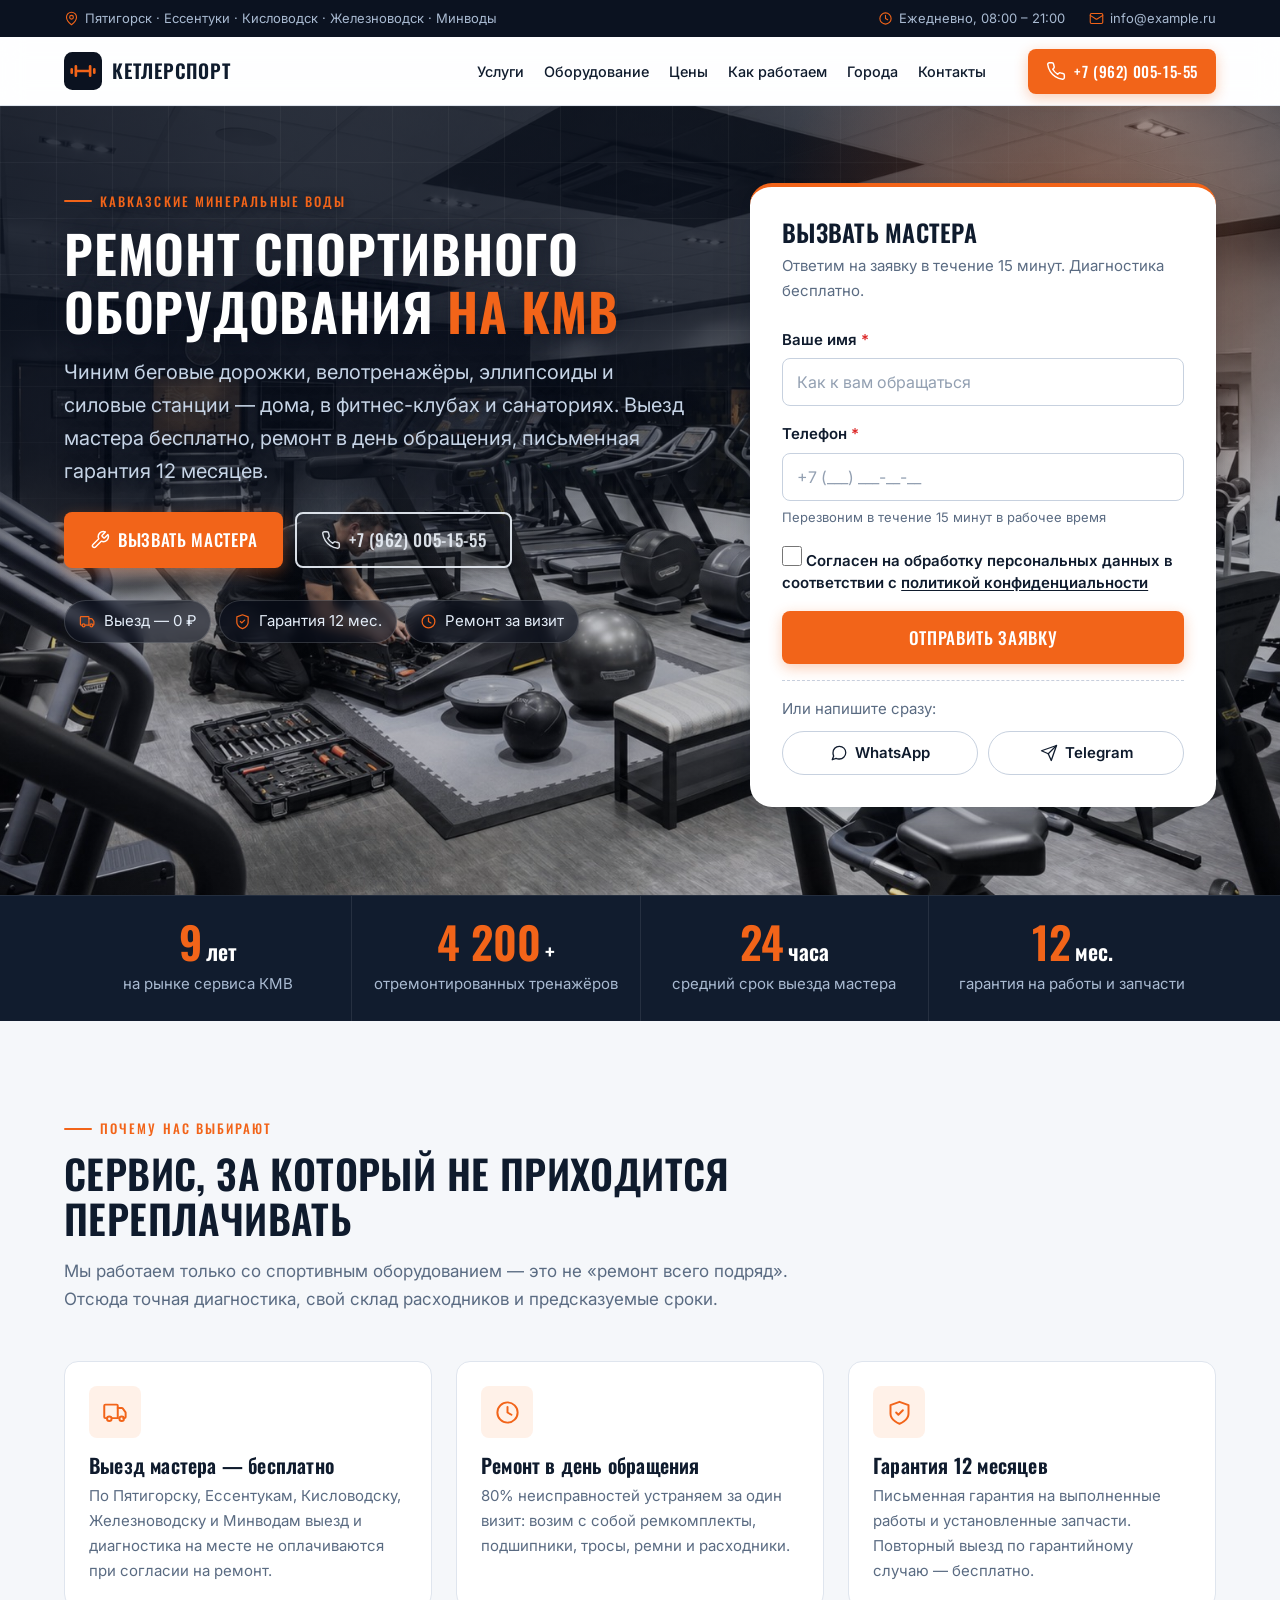
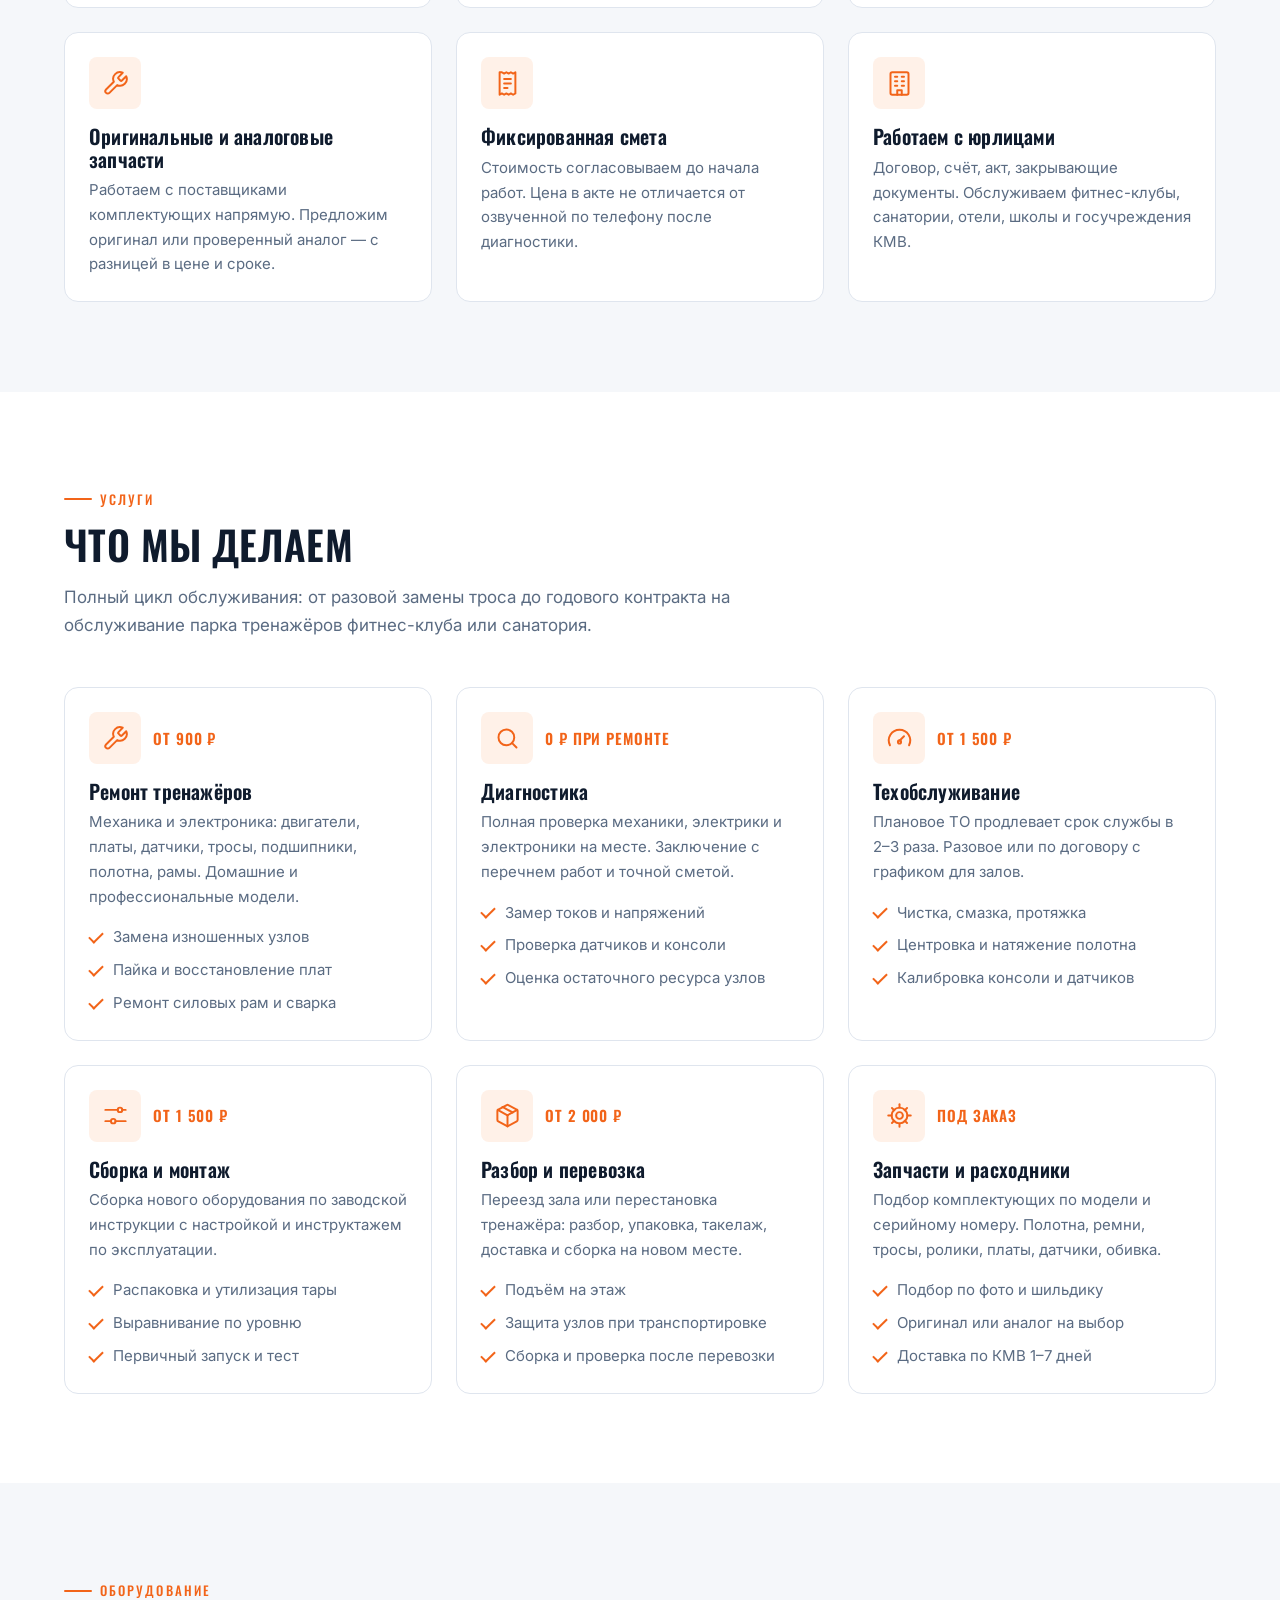
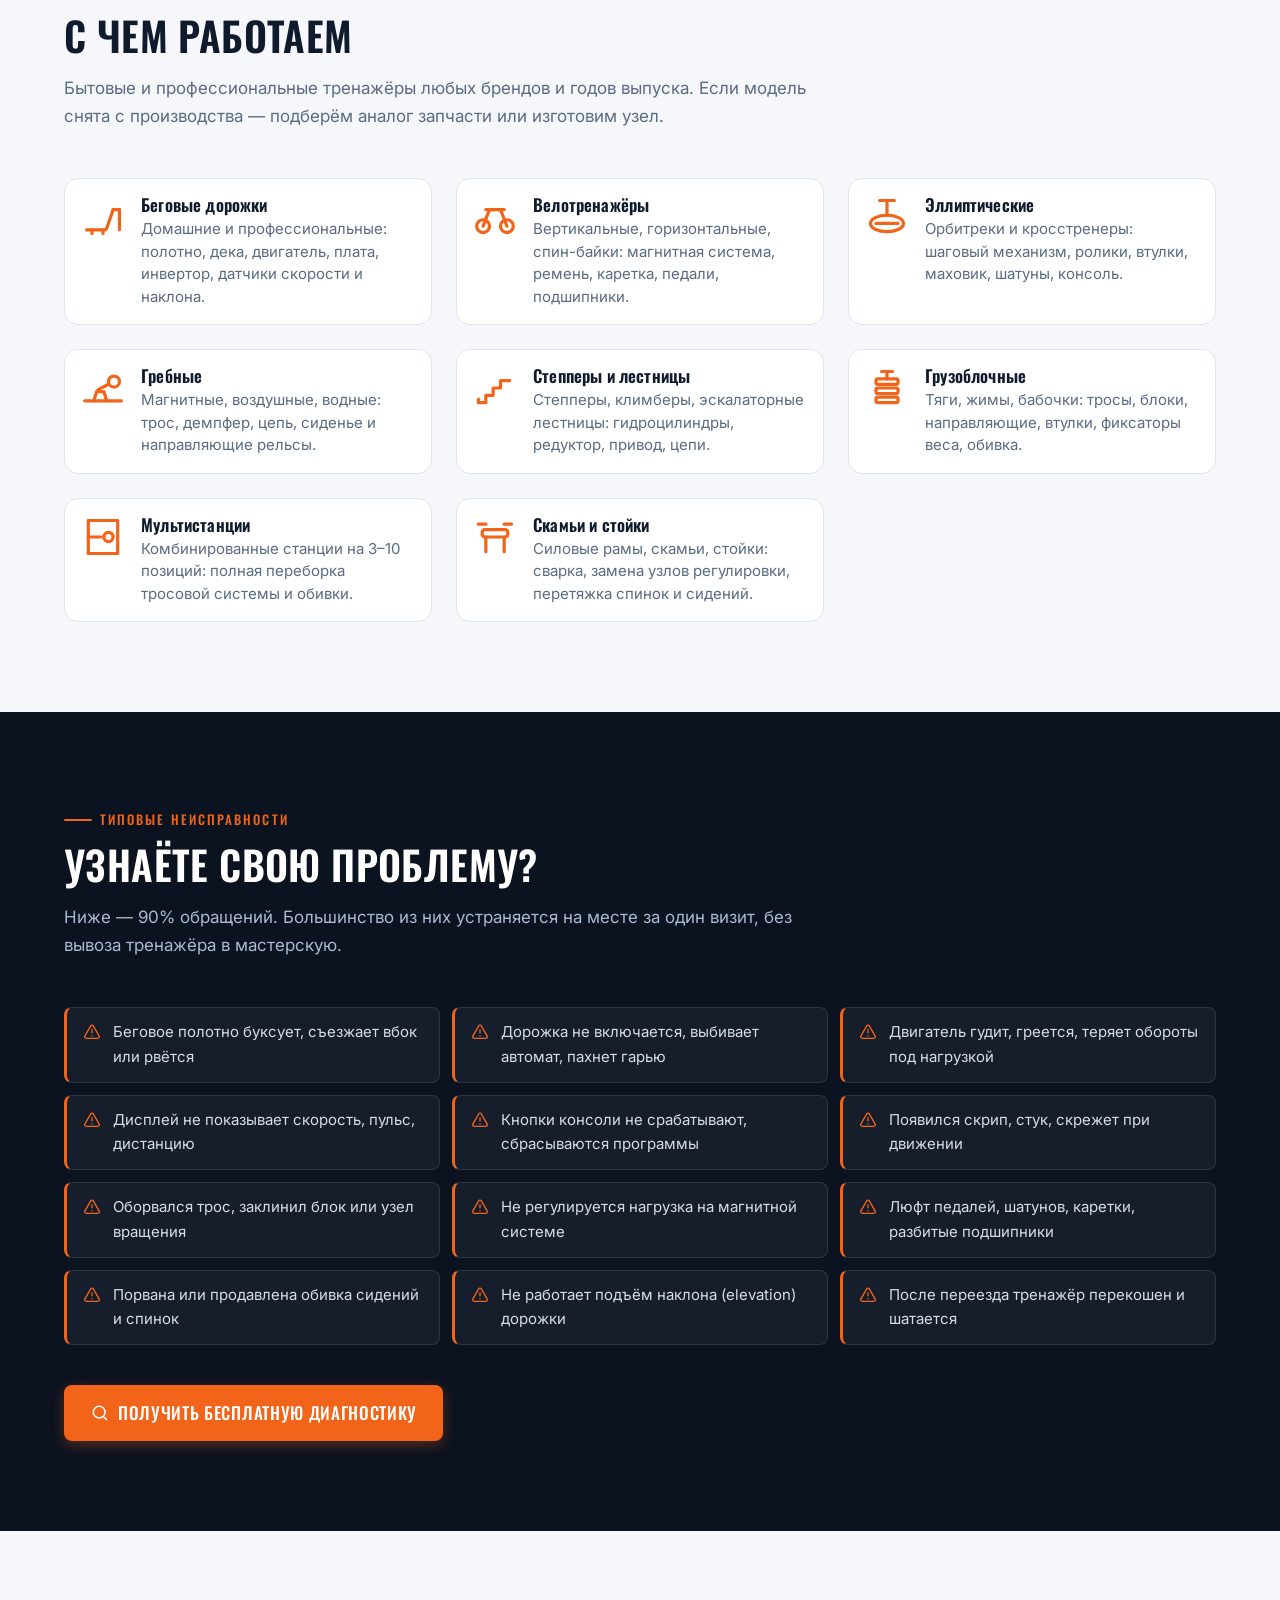
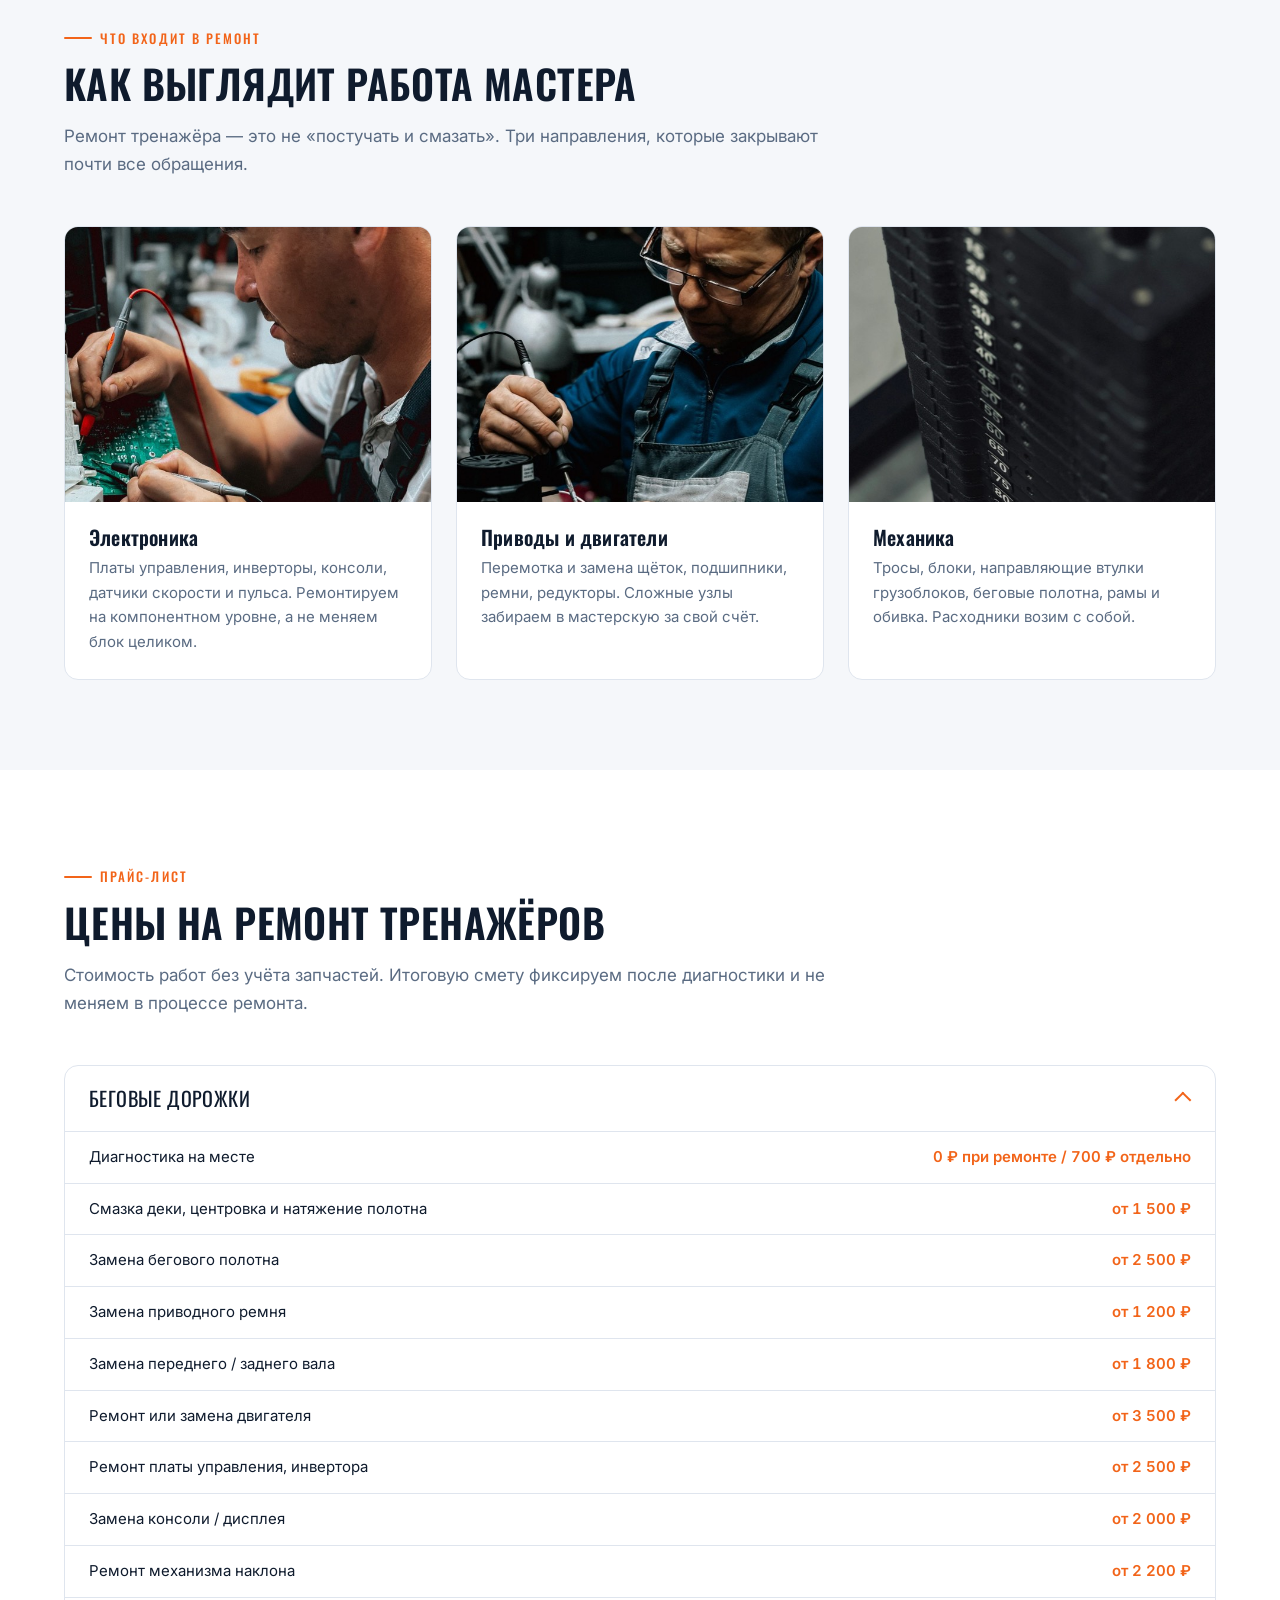
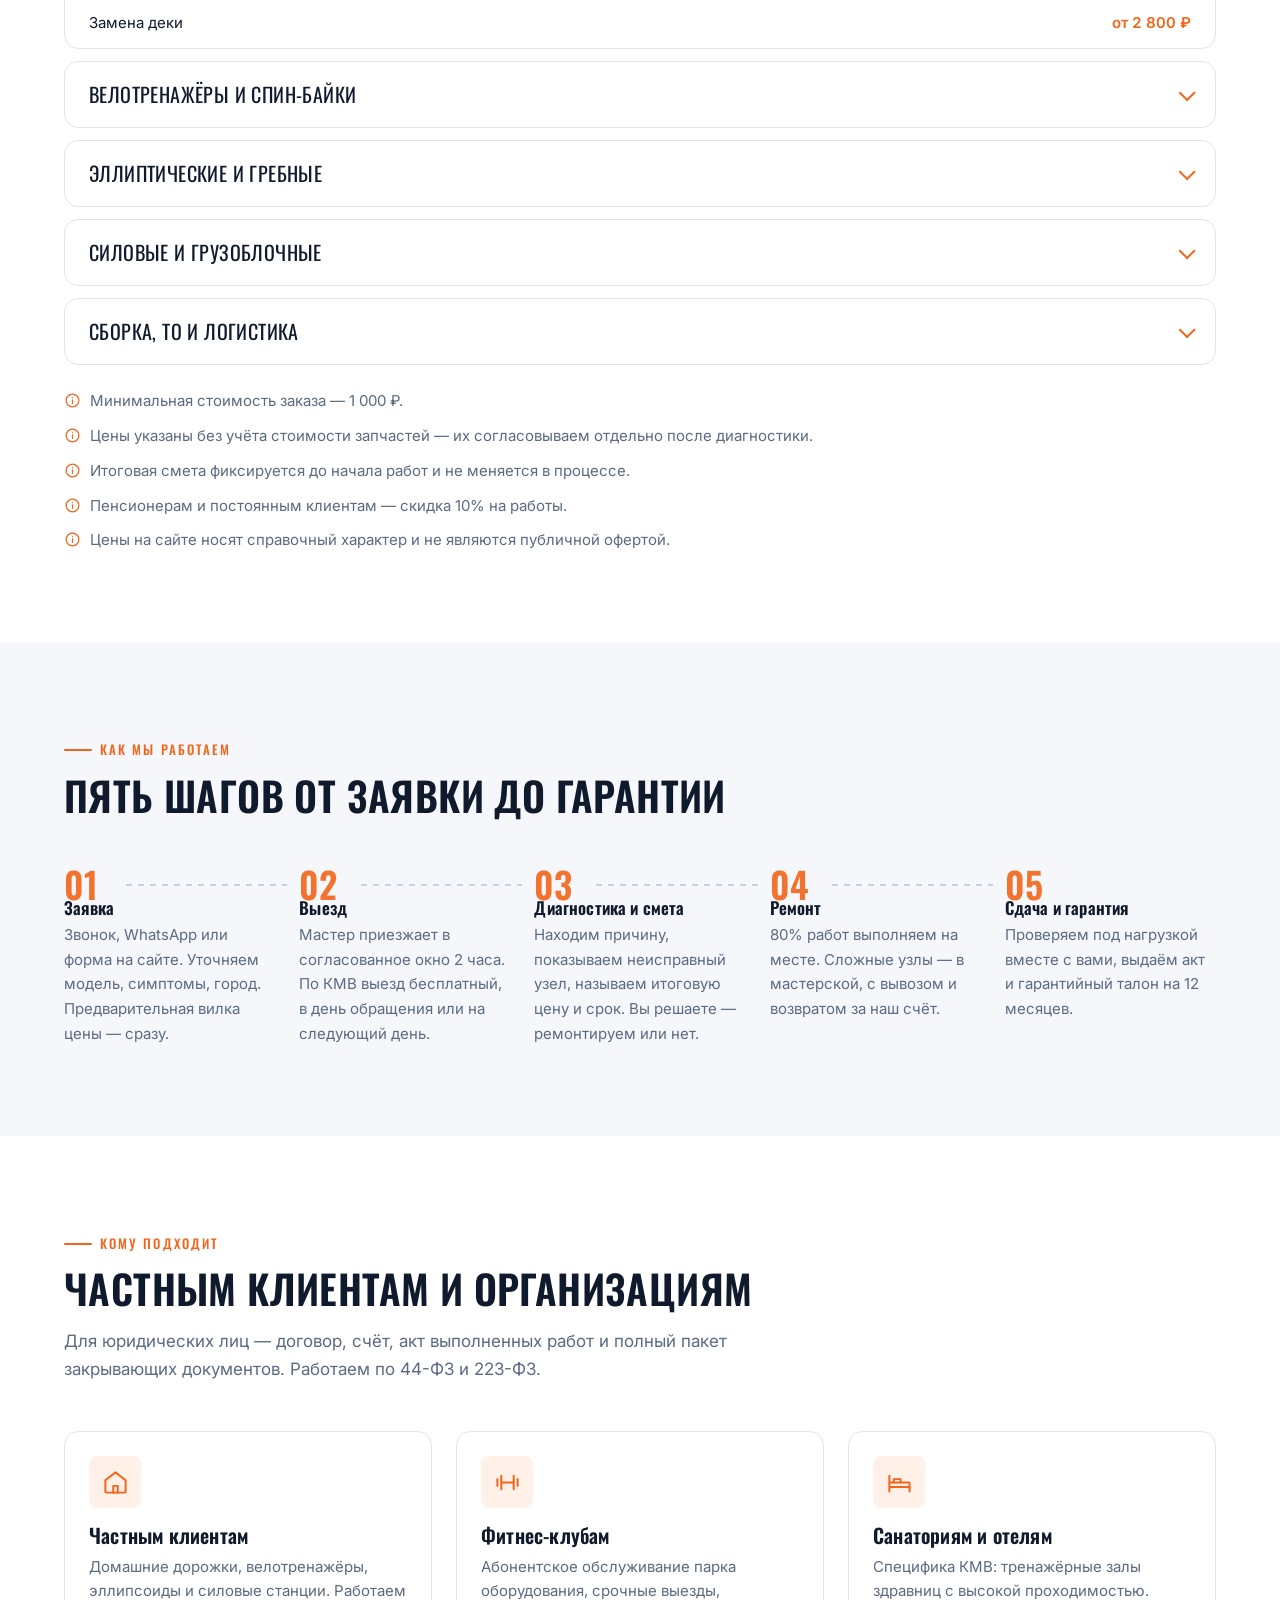
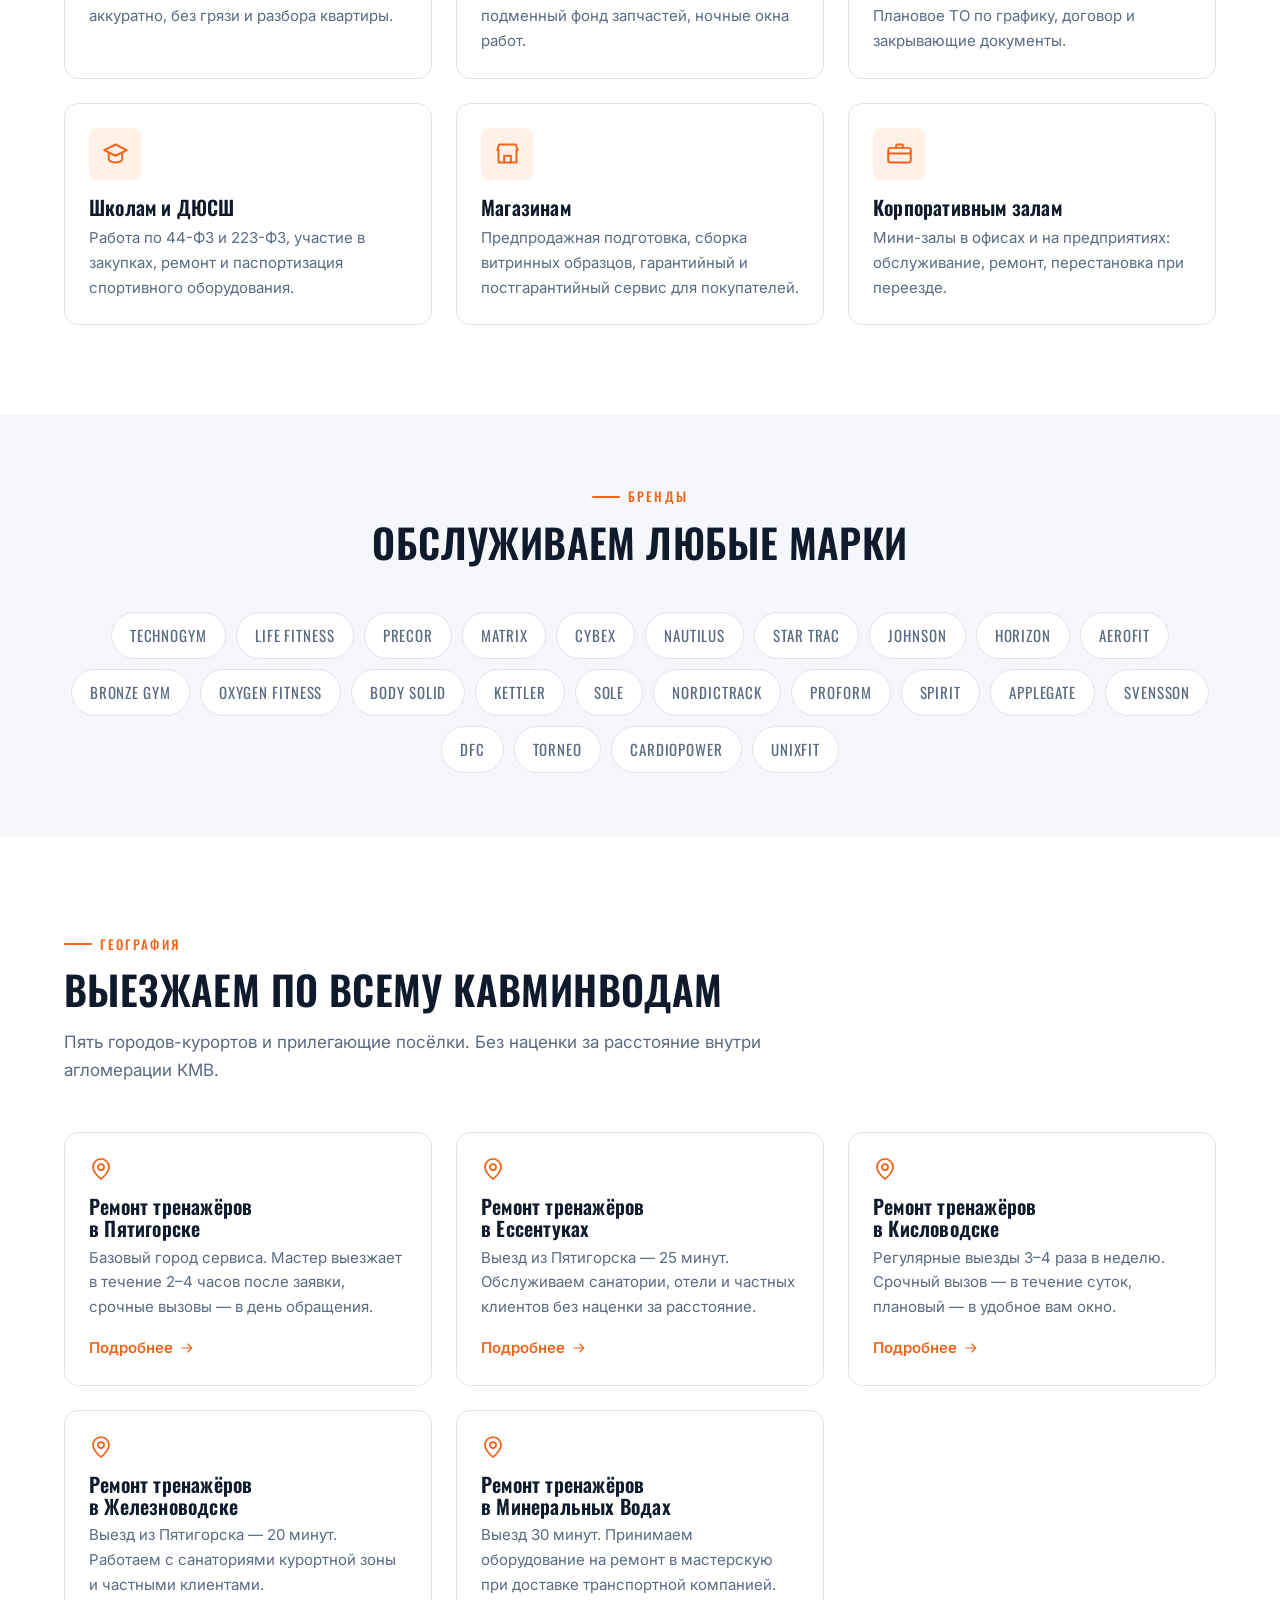
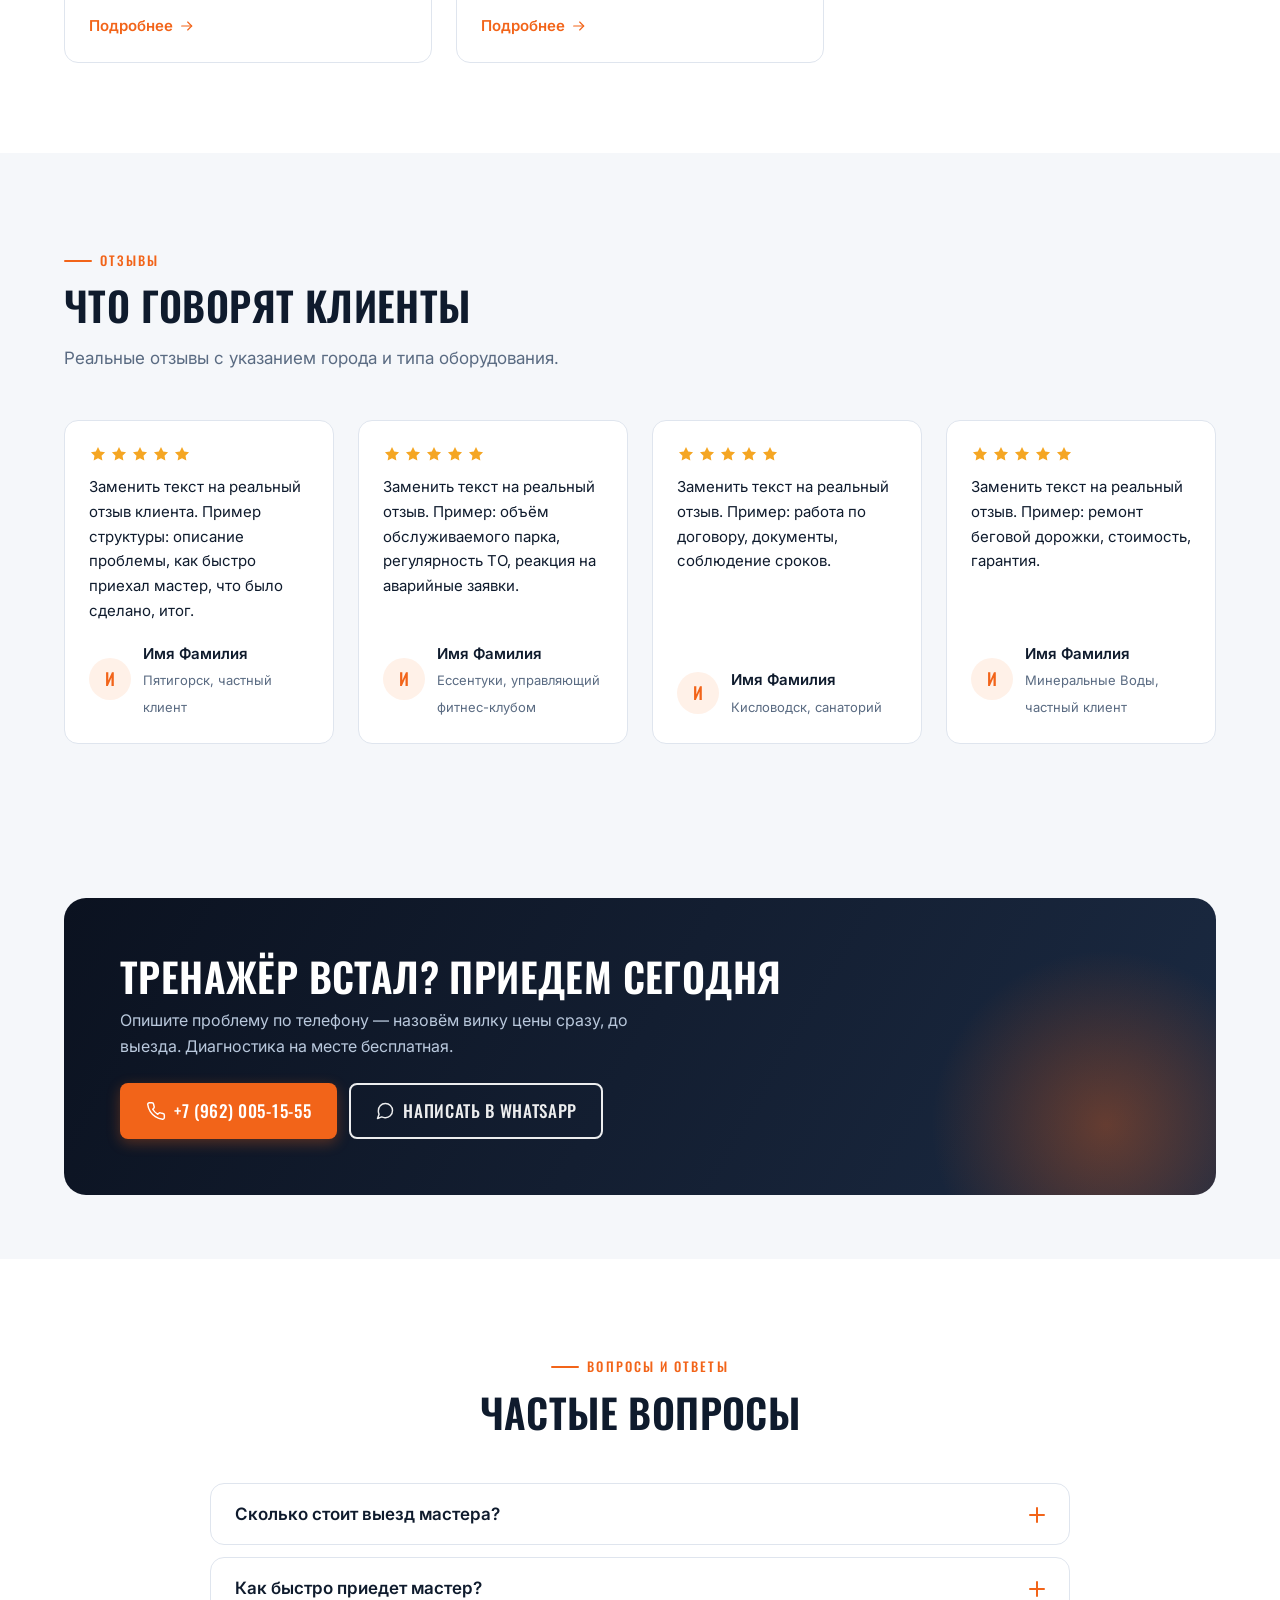
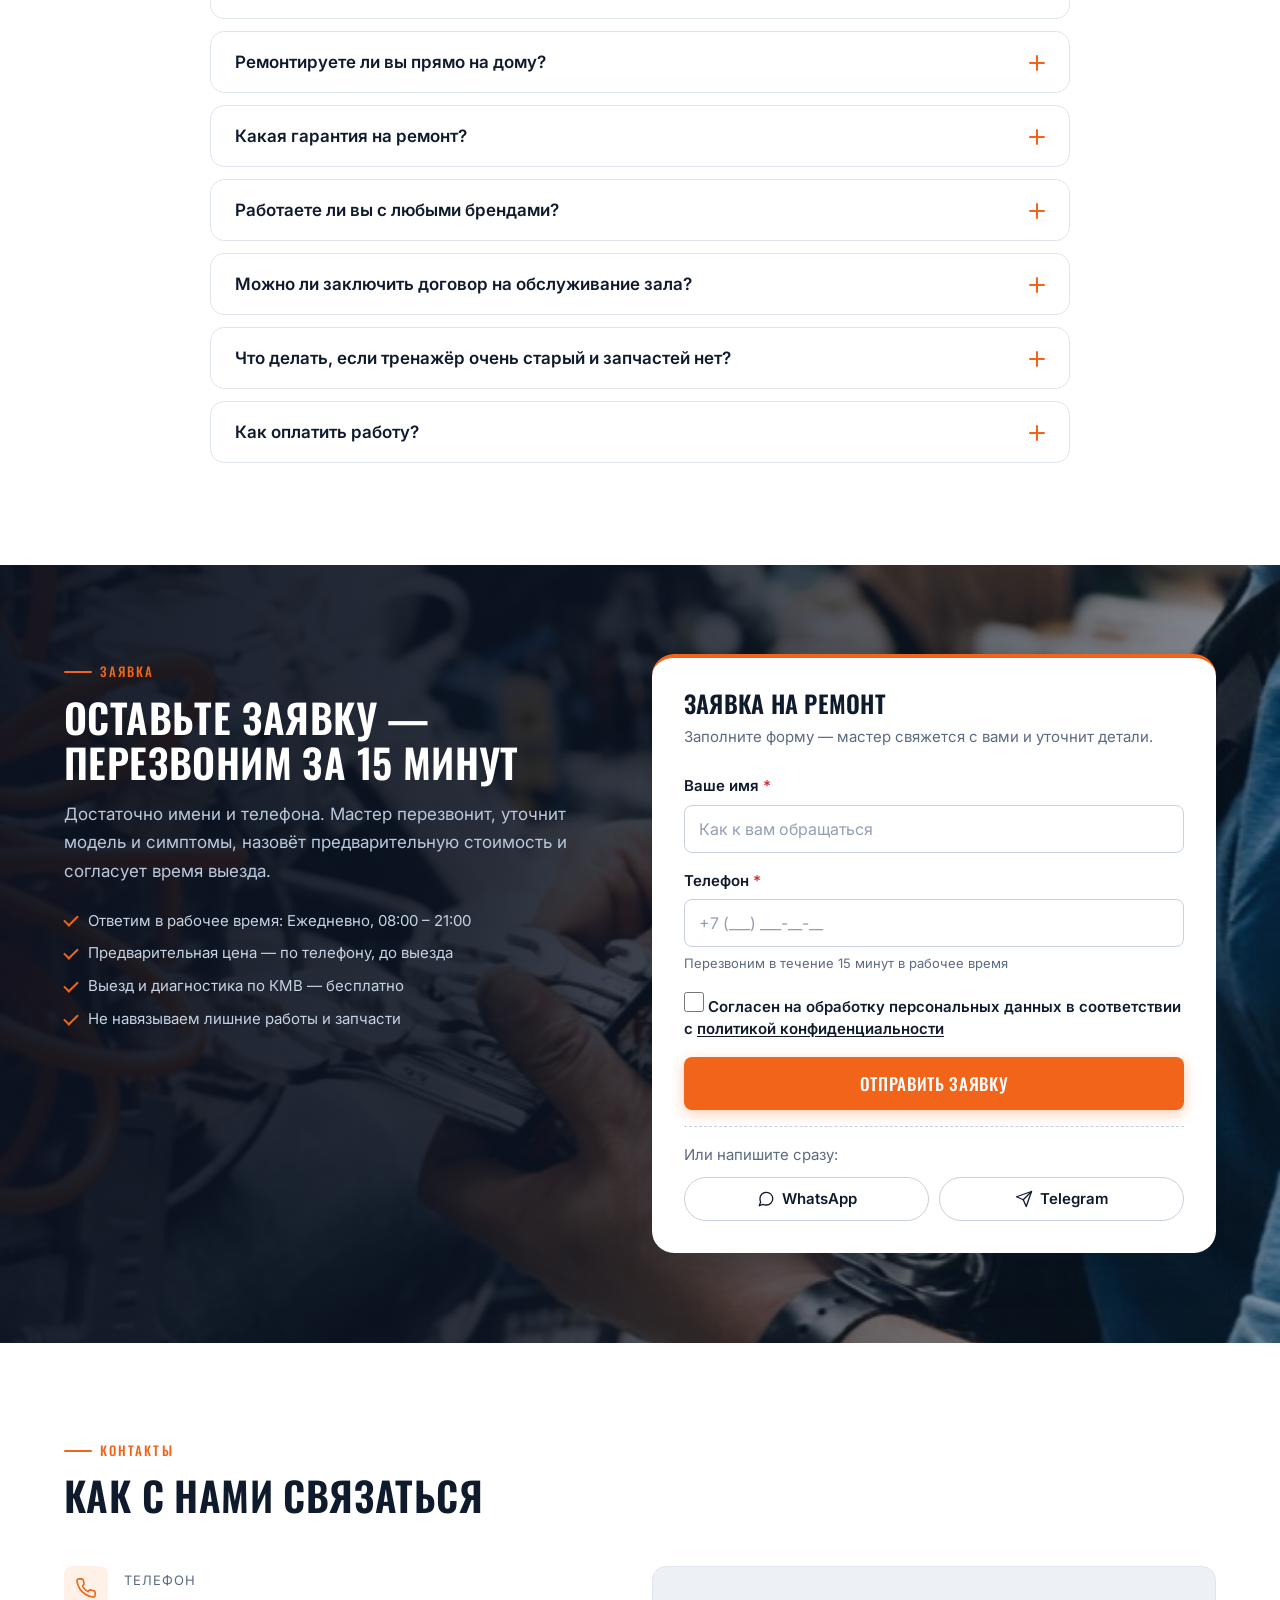
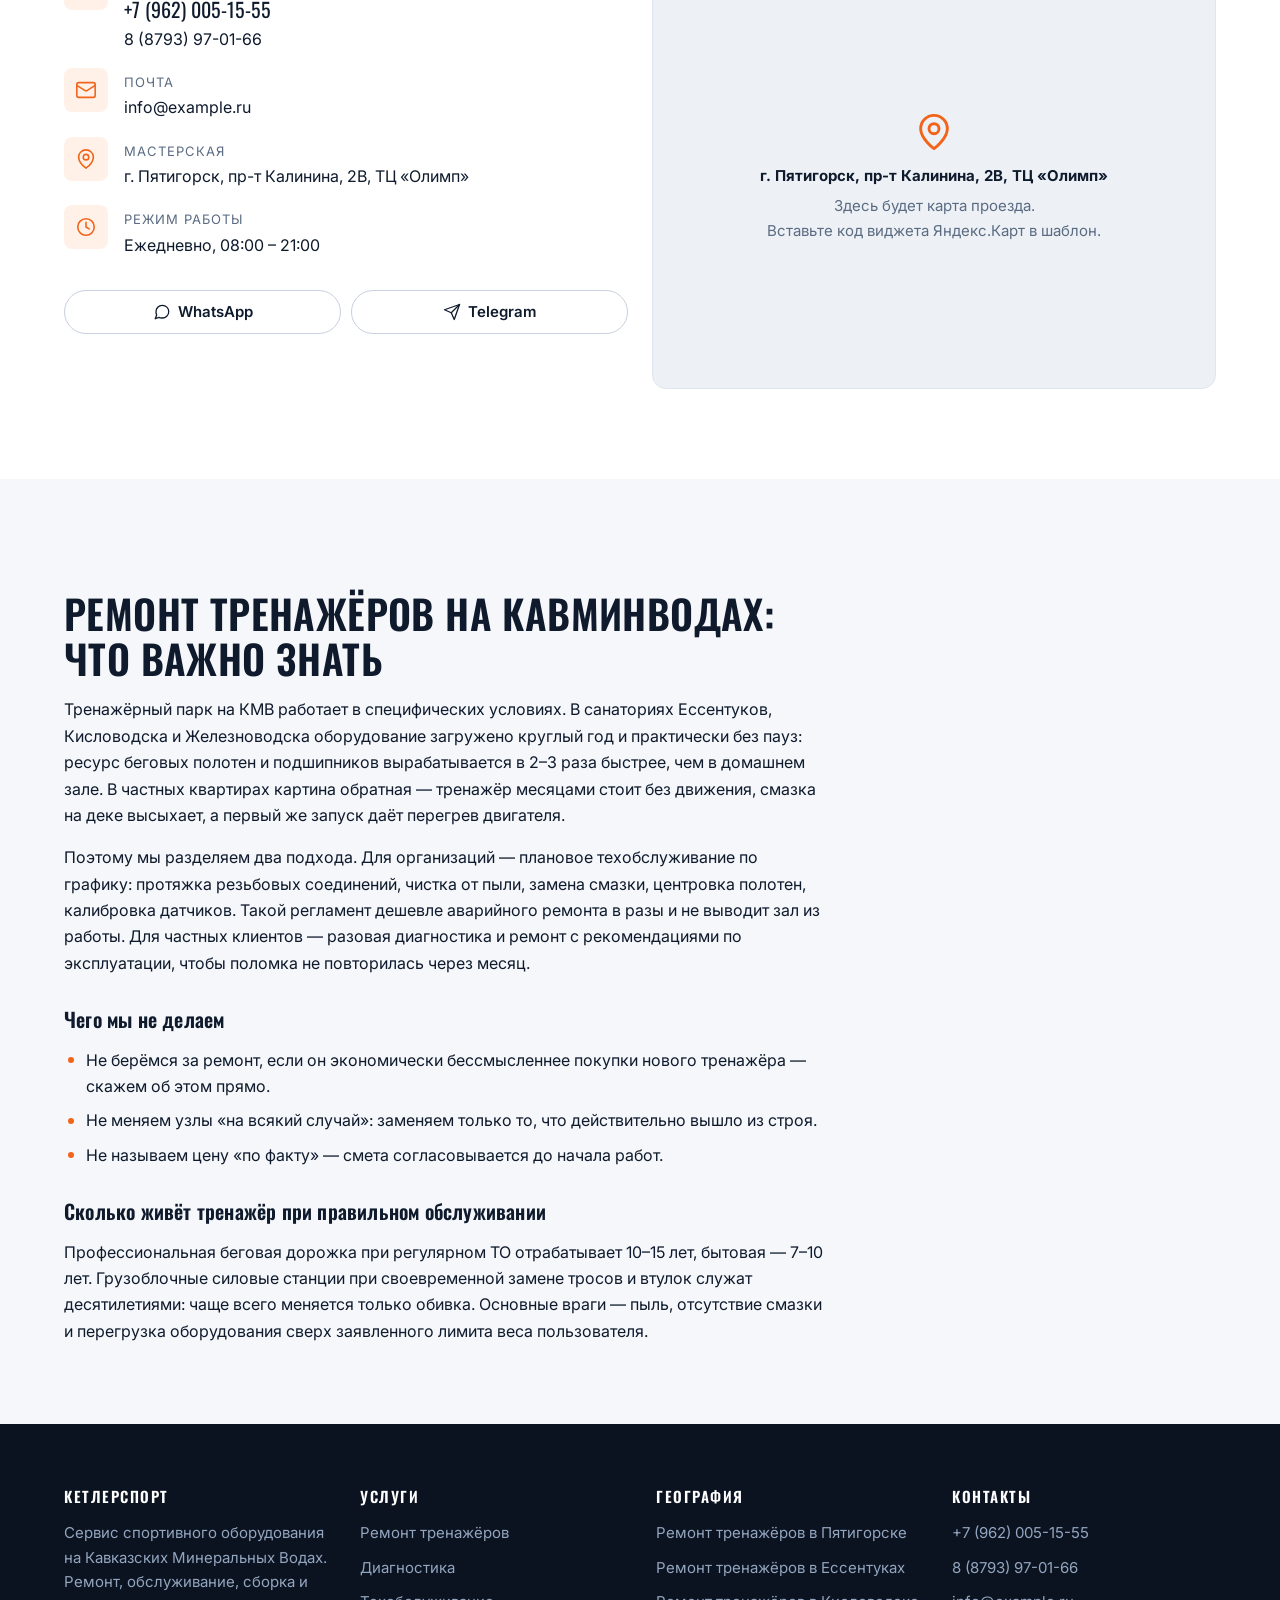
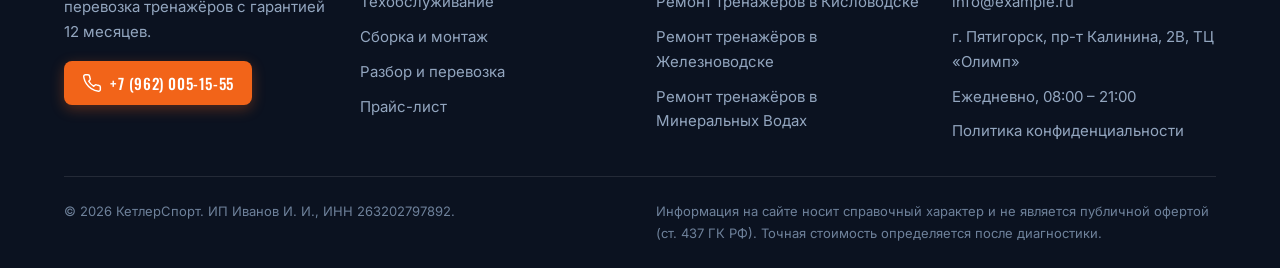
<file: index.html>
<!DOCTYPE html>
<html lang="ru">
<head>
<meta charset="utf-8">
<meta name="viewport" content="width=device-width, initial-scale=1">
<title>Ремонт спортивных тренажёров на КМВ — Пятигорск, Ессентуки, Кисловодск, Железноводск, Минводы | КетлерСпорт</title>
<meta name="description" content="Ремонт и обслуживание спортивного оборудования на Кавминводах. Беговые дорожки, велотренажёры, эллипсоиды, силовые станции. Выезд мастера бесплатно, ремонт в день обращения, гарантия 12 месяцев. Телефон +7 (962) 005-15-55.">
<link rel="canonical" href="https://remtrenkmv.ru/">

<meta property="og:type" content="website">
<meta property="og:site_name" content="КетлерСпорт">
<meta property="og:title" content="Ремонт спортивных тренажёров на КМВ — Пятигорск, Ессентуки, Кисловодск, Железноводск, Минводы | КетлерСпорт">
<meta property="og:description" content="Ремонт и обслуживание спортивного оборудования на Кавминводах. Беговые дорожки, велотренажёры, эллипсоиды, силовые станции. Выезд мастера бесплатно, ремонт в день обращения, гарантия 12 месяцев. Телефон +7 (962) 005-15-55.">
<meta property="og:url" content="https://remtrenkmv.ru/">
<meta property="og:locale" content="ru_RU">
<meta name="theme-color" content="#0B1220">
<meta name="format-detection" content="telephone=no">

<link rel="icon" href="assets/img/favicon.svg" type="image/svg+xml">
<link rel="apple-touch-icon" href="assets/img/favicon.svg">

<link rel="preconnect" href="https://fonts.googleapis.com">
<link rel="preconnect" href="https://fonts.gstatic.com" crossorigin>
<link rel="stylesheet" href="https://fonts.googleapis.com/css2?family=Oswald:wght@400;500;600&family=Inter:wght@400;500;600;700&display=swap">
<link rel="stylesheet" href="assets/css/style.css">

<script>document.documentElement.classList.add('js');</script>

<script type="application/ld+json">[{"@context": "https://schema.org", "@type": ["LocalBusiness", "HomeAndConstructionBusiness"], "name": "КетлерСпорт", "description": "Ремонт тренажёров с выездом по всему Кавминводам", "url": "https://remtrenkmv.ru/", "telephone": "+79620051555", "email": "info@example.ru", "priceRange": "₽₽", "image": "https://remtrenkmv.ru/assets/img/favicon.svg", "address": {"@type": "PostalAddress", "addressLocality": "Пятигорск", "addressRegion": "Ставропольский край", "addressCountry": "RU", "streetAddress": "г. Пятигорск, пр-т Калинина, 2В, ТЦ «Олимп»"}, "geo": {"@type": "GeoCoordinates", "latitude": "44.0601212", "longitude": "43.0701701"}, "openingHours": "Mo-Su 08:00-21:00", "areaServed": [{"@type": "City", "name": "Пятигорск"}, {"@type": "City", "name": "Ессентуки"}, {"@type": "City", "name": "Кисловодск"}, {"@type": "City", "name": "Железноводск"}, {"@type": "City", "name": "Минеральные Воды"}], "makesOffer": [{"@type": "Offer", "itemOffered": {"@type": "Service", "name": "Ремонт тренажёров", "description": "Механика и электроника: двигатели, платы, датчики, тросы, подшипники, полотна, рамы. Домашние и профессиональные модели."}}, {"@type": "Offer", "itemOffered": {"@type": "Service", "name": "Диагностика", "description": "Полная проверка механики, электрики и электроники на месте. Заключение с перечнем работ и точной сметой."}}, {"@type": "Offer", "itemOffered": {"@type": "Service", "name": "Техобслуживание", "description": "Плановое ТО продлевает срок службы в 2–3 раза. Разовое или по договору с графиком для залов."}}, {"@type": "Offer", "itemOffered": {"@type": "Service", "name": "Сборка и монтаж", "description": "Сборка нового оборудования по заводской инструкции с настройкой и инструктажем по эксплуатации."}}, {"@type": "Offer", "itemOffered": {"@type": "Service", "name": "Разбор и перевозка", "description": "Переезд зала или перестановка тренажёра: разбор, упаковка, такелаж, доставка и сборка на новом месте."}}, {"@type": "Offer", "itemOffered": {"@type": "Service", "name": "Запчасти и расходники", "description": "Подбор комплектующих по модели и серийному номеру. Полотна, ремни, тросы, ролики, платы, датчики, обивка."}}]},{"@context": "https://schema.org", "@type": "FAQPage", "mainEntity": [{"@type": "Question", "name": "Сколько стоит выезд мастера?", "acceptedAnswer": {"@type": "Answer", "text": "По Пятигорску, Ессентукам, Кисловодску, Железноводску и Минеральным Водам выезд и диагностика бесплатны, если вы соглашаетесь на ремонт. При отказе от ремонта диагностика оплачивается — 700 ₽. За пределы КМВ выезд рассчитывается индивидуально."}}, {"@type": "Question", "name": "Как быстро приедет мастер?", "acceptedAnswer": {"@type": "Answer", "text": "По Пятигорску и Железноводску — обычно в день обращения. По Ессентукам, Кисловодску и Минводам — в течение суток. Плановое обслуживание согласуем на удобную вам дату и время, включая выходные и вечерние часы."}}, {"@type": "Question", "name": "Ремонтируете ли вы прямо на дому?", "acceptedAnswer": {"@type": "Answer", "text": "Да, около 80% работ выполняется на месте — мастер приезжает с инструментом и запасом расходников. В мастерскую увозим только сложные узлы: платы управления, двигатели, консоли. Вывоз и возврат узла — за наш счёт."}}, {"@type": "Question", "name": "Какая гарантия на ремонт?", "acceptedAnswer": {"@type": "Answer", "text": "12 месяцев на выполненные работы и установленные нами запчасти. Гарантия оформляется письменно вместе с актом. Если неисправность повторилась — приезжаем повторно бесплатно."}}, {"@type": "Question", "name": "Работаете ли вы с любыми брендами?", "acceptedAnswer": {"@type": "Answer", "text": "Да. Обслуживаем и профессиональное оборудование (Technogym, Life Fitness, Precor, Matrix, Cybex), и бытовое (Kettler, Torneo, DFC, Bronze Gym, Oxygen и др.). Если модель редкая — подберём аналог запчасти или изготовим узел."}}, {"@type": "Question", "name": "Можно ли заключить договор на обслуживание зала?", "acceptedAnswer": {"@type": "Answer", "text": "Да, для фитнес-клубов, санаториев, отелей и учреждений мы работаем по договору: график ТО, фиксированные тарифы, приоритетный выезд по аварийным заявкам, полный пакет закрывающих документов."}}, {"@type": "Question", "name": "Что делать, если тренажёр очень старый и запчастей нет?", "acceptedAnswer": {"@type": "Answer", "text": "Практически всегда есть решение: подбор аналога по размерам, изготовление втулок и осей на токарном станке, перемотка двигателя, ремонт платы на компонентном уровне. Если ремонт нецелесообразен — честно скажем об этом и не возьмём деньги."}}, {"@type": "Question", "name": "Как оплатить работу?", "acceptedAnswer": {"@type": "Answer", "text": "Наличными или переводом мастеру после сдачи работ. Юридическим лицам — по счёту с НДС или без, с полным комплектом документов."}}]}]</script>
<!-- Счётчик не подключён: укажите brand.metrika_id в config.json -->
</head>
<body>
<!-- SVG-спрайт. Вставляется в начало <body>, иконки используются так:
     <svg class="icon" aria-hidden="true"><use href="#i-phone"></use></svg>
     Стиль: контурные иконки 24x24, толщина обводки 1.75 — задаётся в CSS (.icon).
     При желании можно заменить на Lucide/Heroicons, сохранив id. -->
<svg xmlns="http://www.w3.org/2000/svg" style="display:none" aria-hidden="true" focusable="false">

  <symbol id="i-phone" viewBox="0 0 24 24">
    <path d="M22 16.9v3a2 2 0 0 1-2.2 2 19.8 19.8 0 0 1-8.6-3.1 19.5 19.5 0 0 1-6-6A19.8 19.8 0 0 1 2.1 4.2 2 2 0 0 1 4.1 2h3a2 2 0 0 1 2 1.7c.1 1 .4 1.9.7 2.8a2 2 0 0 1-.5 2.1L8.1 9.9a16 16 0 0 0 6 6l1.3-1.3a2 2 0 0 1 2.1-.4c.9.3 1.8.6 2.8.7a2 2 0 0 1 1.7 2z"/>
  </symbol>

  <symbol id="i-mail" viewBox="0 0 24 24">
    <rect x="2" y="4" width="20" height="16" rx="2"/>
    <path d="m22 7-9 5.7a2 2 0 0 1-2 0L2 7"/>
  </symbol>

  <symbol id="i-chat" viewBox="0 0 24 24">
    <path d="M21 11.5a8.4 8.4 0 0 1-9 8.5 8.9 8.9 0 0 1-4-.9L3 21l1.9-5a8.4 8.4 0 0 1-.9-3.9 8.4 8.4 0 0 1 8.5-9 8.4 8.4 0 0 1 8.5 8.4z"/>
  </symbol>

  <symbol id="i-send" viewBox="0 0 24 24">
    <path d="M22 2 11 13"/>
    <path d="M22 2 15 22l-4-9-9-4z"/>
  </symbol>

  <symbol id="i-clock" viewBox="0 0 24 24">
    <circle cx="12" cy="12" r="9"/>
    <path d="M12 7v5l3.5 2"/>
  </symbol>

  <symbol id="i-pin" viewBox="0 0 24 24">
    <path d="M20 10c0 6-8 12-8 12s-8-6-8-12a8 8 0 0 1 16 0Z"/>
    <circle cx="12" cy="10" r="3"/>
  </symbol>

  <symbol id="i-truck" viewBox="0 0 24 24">
    <path d="M14 17V6a1 1 0 0 0-1-1H3a1 1 0 0 0-1 1v10a1 1 0 0 0 1 1h1"/>
    <path d="M14 8h3.6a1 1 0 0 1 .8.4l2.4 3.2a1 1 0 0 1 .2.6V16a1 1 0 0 1-1 1h-1"/>
    <path d="M9 17h5"/>
    <circle cx="6.5" cy="17.5" r="2"/>
    <circle cx="17.5" cy="17.5" r="2"/>
  </symbol>

  <symbol id="i-shield" viewBox="0 0 24 24">
    <path d="M12 22s8-3 8-9V5.5L12 2.5 4 5.5V13c0 6 8 9 8 9Z"/>
    <path d="m9 12 2 2 4-4"/>
  </symbol>

  <symbol id="i-wrench" viewBox="0 0 24 24">
    <path d="M14.7 6.3a1 1 0 0 0 0 1.4l1.6 1.6a1 1 0 0 0 1.4 0l3.8-3.8a6 6 0 0 1-8 7.9l-6.9 6.9a2.1 2.1 0 0 1-3-3l6.9-6.9a6 6 0 0 1 7.9-8z"/>
  </symbol>

  <symbol id="i-receipt" viewBox="0 0 24 24">
    <path d="M5 2v20l2-1.2L9 22l2-1.2L13 22l2-1.2L17 22l2-1.2V2l-2 1.2L15 2l-2 1.2L11 2 9 3.2 7 2Z"/>
    <path d="M9 8h6"/><path d="M9 12h6"/><path d="M9 16h3"/>
  </symbol>

  <symbol id="i-building" viewBox="0 0 24 24">
    <rect x="4" y="2" width="16" height="20" rx="1.5"/>
    <path d="M8 6h2"/><path d="M14 6h2"/>
    <path d="M8 10h2"/><path d="M14 10h2"/>
    <path d="M8 14h2"/><path d="M14 14h2"/>
    <path d="M10 22v-4h4v4"/>
  </symbol>

  <symbol id="i-search" viewBox="0 0 24 24">
    <circle cx="11" cy="11" r="7"/>
    <path d="m20 20-3.9-3.9"/>
  </symbol>

  <symbol id="i-gauge" viewBox="0 0 24 24">
    <path d="M3.5 18a9.5 9.5 0 1 1 17 0"/>
    <path d="m12 14 4-4"/>
    <circle cx="12" cy="15" r="1.4"/>
  </symbol>

  <symbol id="i-sliders" viewBox="0 0 24 24">
    <path d="M3 7h11"/><path d="M18 7h3"/><circle cx="16" cy="7" r="2"/>
    <path d="M3 17h5"/><path d="M12 17h9"/><circle cx="10" cy="17" r="2"/>
  </symbol>

  <symbol id="i-package" viewBox="0 0 24 24">
    <path d="M21 8a1.5 1.5 0 0 0-.8-1.3l-7.5-4a1.5 1.5 0 0 0-1.4 0l-7.5 4A1.5 1.5 0 0 0 3 8v8a1.5 1.5 0 0 0 .8 1.3l7.5 4a1.5 1.5 0 0 0 1.4 0l7.5-4A1.5 1.5 0 0 0 21 16Z"/>
    <path d="m3.3 7 8.7 4.8L20.7 7"/>
    <path d="M12 21.8V11.8"/>
    <path d="m7.5 4.4 9 4.9"/>
  </symbol>

  <symbol id="i-cog" viewBox="0 0 24 24">
    <circle cx="12" cy="12" r="3"/>
    <circle cx="12" cy="12" r="7"/>
    <path d="M12 2v3"/><path d="M12 19v3"/>
    <path d="M2 12h3"/><path d="M19 12h3"/>
    <path d="m5.3 5.3 2.1 2.1"/><path d="m16.6 16.6 2.1 2.1"/>
    <path d="m18.7 5.3-2.1 2.1"/><path d="m7.4 16.6-2.1 2.1"/>
  </symbol>

  <symbol id="i-menu" viewBox="0 0 24 24">
    <path d="M4 6h16"/><path d="M4 12h16"/><path d="M4 18h16"/>
  </symbol>

  <symbol id="i-close" viewBox="0 0 24 24">
    <path d="M6 6 18 18"/><path d="M18 6 6 18"/>
  </symbol>

  <symbol id="i-arrow-right" viewBox="0 0 24 24">
    <path d="M4 12h15"/><path d="m13 6 6 6-6 6"/>
  </symbol>

  <symbol id="i-arrow-up" viewBox="0 0 24 24">
    <path d="M12 19V5"/><path d="m5 12 7-7 7 7"/>
  </symbol>

  <symbol id="i-check" viewBox="0 0 24 24">
    <path d="M20 6 9 17l-5-5"/>
  </symbol>

  <symbol id="i-star" viewBox="0 0 24 24">
    <path d="m12 2.8 2.9 5.9 6.5.9-4.7 4.6 1.1 6.5-5.8-3-5.8 3 1.1-6.5L2.6 9.6l6.5-.9z"/>
  </symbol>

  <symbol id="i-alert" viewBox="0 0 24 24">
    <path d="M10.3 3.9 2.4 17.4A2 2 0 0 0 4.1 20.4h15.8a2 2 0 0 0 1.7-3L13.7 3.9a2 2 0 0 0-3.4 0Z"/>
    <path d="M12 9v4"/><path d="M12 17h.01"/>
  </symbol>

  <symbol id="i-info" viewBox="0 0 24 24">
    <circle cx="12" cy="12" r="9"/>
    <path d="M12 16v-5"/><path d="M12 8h.01"/>
  </symbol>

  <symbol id="i-home" viewBox="0 0 24 24">
    <path d="m3 10 9-7 9 7v10a1 1 0 0 1-1 1H4a1 1 0 0 1-1-1z"/>
    <path d="M10 21v-6h4v6"/>
  </symbol>

  <symbol id="i-dumbbell" viewBox="0 0 24 24">
    <path d="M6.5 6v12"/><path d="M17.5 6v12"/>
    <path d="M3 9v6"/><path d="M21 9v6"/>
    <path d="M6.5 12h11"/>
  </symbol>

  <symbol id="i-hotel" viewBox="0 0 24 24">
    <rect x="3" y="12" width="18" height="4" rx="1"/>
    <path d="M3 12V6"/>
    <path d="M7 12V9h6v3"/>
    <path d="M3 20v-4"/><path d="M21 20v-4"/>
  </symbol>

  <symbol id="i-school" viewBox="0 0 24 24">
    <path d="m2 9 10-5 10 5-10 5z"/>
    <path d="M6 11.5V17c0 1.5 2.7 3 6 3s6-1.5 6-3v-5.5"/>
  </symbol>

  <symbol id="i-store" viewBox="0 0 24 24">
    <path d="m3 9 1.6-5h14.8L21 9"/>
    <path d="M4 9v11h16V9"/>
    <path d="M9 20v-6h6v6"/>
  </symbol>

  <symbol id="i-office" viewBox="0 0 24 24">
    <rect x="2" y="7" width="20" height="13" rx="2"/>
    <path d="M9 7V5a1 1 0 0 1 1-1h4a1 1 0 0 1 1 1v2"/>
    <path d="M2 12h20"/>
  </symbol>

  <symbol id="i-treadmill" viewBox="0 0 24 24">
    <path d="M3 19h10a1 1 0 0 0 1-.7L17.5 8"/>
    <path d="M17.5 8H21"/>
    <path d="M21 8v11"/>
    <path d="M6 19v2"/><path d="M12 19v2"/>
  </symbol>

  <symbol id="i-bike" viewBox="0 0 24 24">
    <circle cx="5.5" cy="17" r="3.5"/>
    <circle cx="18.5" cy="17" r="3.5"/>
    <path d="M5.5 17 9 8h6l3.5 9"/>
    <path d="M7 8h4"/><path d="M14 8h3"/>
  </symbol>

  <symbol id="i-ellipse" viewBox="0 0 24 24">
    <ellipse cx="12" cy="15.5" rx="9" ry="4.5"/>
    <path d="M12 11V3"/>
    <path d="M8 3h8"/>
    <path d="M6 15.5h12"/>
  </symbol>

  <symbol id="i-rower" viewBox="0 0 24 24">
    <path d="M2 19h20"/>
    <path d="m7 19 1.5-5h4l1.5 5"/>
    <circle cx="18" cy="8.5" r="3"/>
    <path d="m15.2 9.8-6 3.2"/>
  </symbol>

  <symbol id="i-stepper" viewBox="0 0 24 24">
    <path d="M3 20h4v-4h4v-4h4V8h5"/>
    <path d="M3 20v-2"/>
  </symbol>

  <symbol id="i-weights" viewBox="0 0 24 24">
    <rect x="6" y="7" width="12" height="3" rx="1"/>
    <rect x="6" y="12" width="12" height="3" rx="1"/>
    <rect x="6" y="17" width="12" height="3" rx="1"/>
    <path d="M12 7V3"/><path d="M9 3h6"/>
  </symbol>

  <symbol id="i-station" viewBox="0 0 24 24">
    <path d="M4 3v18"/><path d="M20 3v18"/>
    <path d="M4 3h16"/>
    <path d="M4 12h7"/>
    <circle cx="15" cy="12" r="2.5"/>
    <path d="M20 21H4"/>
  </symbol>

  <symbol id="i-bench" viewBox="0 0 24 24">
    <rect x="5" y="8" width="14" height="4" rx="1.5"/>
    <path d="M7 12v8"/><path d="M17 12v8"/>
    <path d="M3 5h4"/><path d="M17 5h4"/>
  </symbol>

  <symbol id="i-file" viewBox="0 0 24 24">
    <path d="M14 2H7a2 2 0 0 0-2 2v16a2 2 0 0 0 2 2h10a2 2 0 0 0 2-2V7z"/>
    <path d="M14 2v5h5"/>
    <path d="M9 13h6"/><path d="M9 17h4"/>
  </symbol>

  <symbol id="i-ruble" viewBox="0 0 24 24">
    <path d="M8 21V4h5.5a4.5 4.5 0 0 1 0 9H8"/>
    <path d="M5 16h9"/>
  </symbol>
</svg>


<a class="skip-link" href="#main">Перейти к содержимому</a>

<div class="topbar">
  <div class="container topbar__inner">
    <span class="topbar__item topbar__cities">
      <svg class="icon" aria-hidden="true"><use href="#i-pin"></use></svg>
      Пятигорск · Ессентуки · Кисловодск · Железноводск · Минводы
    </span>
    <span class="topbar__item topbar__hours">
      <svg class="icon" aria-hidden="true"><use href="#i-clock"></use></svg>
      Ежедневно, 08:00 – 21:00
    </span>
    <a class="topbar__item topbar__mail" href="mailto:info@example.ru">
      <svg class="icon" aria-hidden="true"><use href="#i-mail"></use></svg>
      info@example.ru
    </a>
    <a class="topbar__item topbar__phone" href="tel:+79620051555">
      <svg class="icon" aria-hidden="true"><use href="#i-phone"></use></svg>
      +7 (962) 005-15-55
    </a>
  </div>
</div>

<header class="header">
  <div class="container header__inner">
    <a class="logo" href="index.html" aria-label="КетлерСпорт — на главную">
      <svg class="logo__mark" viewBox="0 0 64 64" aria-hidden="true">
        <rect width="64" height="64" rx="14" fill="#0B1220"/>
        <g fill="none" stroke="#F26419" stroke-width="4.5" stroke-linecap="round">
          <path d="M20 24v16M44 24v16M13 29v6M51 29v6M20 32h24"/>
        </g>
      </svg>
      <span class="logo__text">
        <span class="logo__name">КетлерСпорт</span>
        <span class="logo__sub">Ремонт спортивного оборудования</span>
      </span>
    </a>

    <button class="burger" type="button" data-burger aria-expanded="false" aria-controls="site-nav" aria-label="Меню">
      <svg class="icon burger__open" aria-hidden="true"><use href="#i-menu"></use></svg>
      <svg class="icon burger__close" aria-hidden="true"><use href="#i-close"></use></svg>
    </button>

    <nav class="nav" id="site-nav" data-nav aria-label="Основная навигация">
      <ul class="nav__list">
        <li><a class="nav__link" href="index.html#services">Услуги</a></li>
        <li><a class="nav__link" href="index.html#equipment">Оборудование</a></li>
        <li><a class="nav__link" href="index.html#prices">Цены</a></li>
        <li><a class="nav__link" href="index.html#process">Как работаем</a></li>
        <li><a class="nav__link" href="index.html#cities">Города</a></li>
        <li class="nav__item--compact"><a class="nav__link" href="index.html#faq">Вопросы</a></li>
        <li><a class="nav__link" href="index.html#contacts">Контакты</a></li>
        <li class="nav__cta"><a class="btn btn--primary btn--block" href="#lead" data-lead-cta>Вызвать мастера</a></li>
      </ul>
    </nav>

    <a class="btn btn--primary btn--sm header__phone" href="tel:+79620051555">
      <svg class="icon" aria-hidden="true"><use href="#i-phone"></use></svg>
      +7 (962) 005-15-55
    </a>
  </div>
</header>

<main id="main">
<section class="hero">
  <!-- Фон первого экрана — собственное фото заказчика (assets/img/hero.png,
       сжатая копия в photos/hero.jpg). Мастер слева внизу, поэтому затемнение
       сделано вертикальным: плотное под заголовком, разреженное к низу. -->
  <div class="hero__bg">
    <img src="assets/img/photos/hero.jpg" alt="" width="1635" height="962" fetchpriority="high" decoding="async">
  </div>

  <div class="container hero__inner">
    <div>
      <span class="eyebrow">Кавказские Минеральные Воды</span>
      <h1>Ремонт спортивного<br>оборудования <mark>на КМВ</mark></h1>
      <p class="hero__lead">
        Чиним беговые дорожки, велотренажёры, эллипсоиды и силовые станции — дома,
        в фитнес-клубах и санаториях. Выезд мастера бесплатно, ремонт в день обращения,
        письменная гарантия 12 месяцев.
      </p>

      <div class="hero__actions">
        <a class="btn btn--primary" href="#lead" data-lead-cta>
          <svg class="icon" aria-hidden="true"><use href="#i-wrench"></use></svg>
          Вызвать мастера
        </a>
        <a class="btn btn--ghost" href="tel:+79620051555">
          <svg class="icon" aria-hidden="true"><use href="#i-phone"></use></svg>
          +7 (962) 005-15-55
        </a>
      </div>

      <!-- Плашки держим в одну строку: ниже по кадру мастер разбирает дорожку,
           и второй ряд перекрывал бы его. Ссылки на города — в блоке «География»
           и в подвале, здесь они не нужны. -->
      <ul class="hero__badges">
        <li class="badge"><svg class="icon" aria-hidden="true"><use href="#i-truck"></use></svg> Выезд — 0 ₽</li>
        <li class="badge"><svg class="icon" aria-hidden="true"><use href="#i-shield"></use></svg> Гарантия 12 мес.</li>
        <li class="badge"><svg class="icon" aria-hidden="true"><use href="#i-clock"></use></svg> Ремонт за визит</li>
      </ul>
    </div>

    <div class="lead-card reveal">
  <h2>Вызвать мастера</h2>
  <p class="lead-card__note">Ответим на заявку в течение 15 минут. Диагностика бесплатно.</p>

  <form data-form data-endpoint="" method="post" action="#" novalidate>
    <input type="hidden" name="source" value="Главная страница">
    <input type="text" name="company" tabindex="-1" autocomplete="off" class="visually-hidden" aria-hidden="true">

    <div class="field">
      <label for="hero-name">Ваше имя <span class="field__req" aria-hidden="true">*</span></label>
      <input class="input" id="hero-name" name="name" type="text" required
             autocomplete="name" placeholder="Как к вам обращаться">
      <span class="field__error" role="alert"></span>
    </div>

    <div class="field">
      <label for="hero-phone">Телефон <span class="field__req" aria-hidden="true">*</span></label>
      <input class="input" id="hero-phone" name="phone" type="tel" required
             autocomplete="tel" inputmode="tel" placeholder="+7 (___) ___-__-__">
      <span class="field__hint">Перезвоним в течение 15 минут в рабочее время</span>
      <span class="field__error" role="alert"></span>
    </div>

    <div class="field">
      <label class="check">
        <input type="checkbox" name="consent" required>
        <span>Согласен на обработку персональных данных в соответствии с
          <a href="privacy.html">политикой конфиденциальности</a></span>
      </label>
      <span class="field__error" role="alert"></span>
    </div>

    <button class="btn btn--primary btn--block" type="submit">Отправить заявку</button>

    <p class="form__status" role="status" aria-live="polite"></p>

    <div class="form__alt">
      <span>Или напишите сразу:</span>
      <a class="chip-link" href="https://wa.me/79620051555" target="_blank" rel="noopener">
        <svg class="icon" aria-hidden="true"><use href="#i-chat"></use></svg> WhatsApp
      </a>
      <a class="chip-link" href="https://t.me/ketlersport" target="_blank" rel="noopener">
        <svg class="icon" aria-hidden="true"><use href="#i-send"></use></svg> Telegram
      </a>
    </div>
  </form>
</div>
  </div>
</section>

<section class="stats" aria-label="Компания в цифрах">
  <div class="container">
    <div class="stats__grid"><div class="stat"><div class="stat__value"><span data-count="9">0</span><span class="stat__suffix">лет</span></div><div class="stat__label">на рынке сервиса КМВ</div></div>
<div class="stat"><div class="stat__value"><span data-count="4200">0</span><span class="stat__suffix">+</span></div><div class="stat__label">отремонтированных тренажёров</div></div>
<div class="stat"><div class="stat__value"><span data-count="24">0</span><span class="stat__suffix">часа</span></div><div class="stat__label">средний срок выезда мастера</div></div>
<div class="stat"><div class="stat__value"><span data-count="12">0</span><span class="stat__suffix">мес.</span></div><div class="stat__label">гарантия на работы и запчасти</div></div></div>
  </div>
</section>

<section class="section" id="advantages">
  <div class="container">
    <div class="section-head reveal">
      <span class="eyebrow">Почему нас выбирают</span>
      <h2>Сервис, за который не приходится переплачивать</h2>
      <p>Мы работаем только со спортивным оборудованием — это не «ремонт всего подряд».
         Отсюда точная диагностика, свой склад расходников и предсказуемые сроки.</p>
    </div>
    <div class="grid grid--3"><article class="card reveal"><span class="card__icon"><svg class="icon" aria-hidden="true"><use href="#i-truck"></use></svg></span><h3>Выезд мастера — бесплатно</h3><p>По Пятигорску, Ессентукам, Кисловодску, Железноводску и Минводам выезд и диагностика на месте не оплачиваются при согласии на ремонт.</p></article>
<article class="card reveal"><span class="card__icon"><svg class="icon" aria-hidden="true"><use href="#i-clock"></use></svg></span><h3>Ремонт в день обращения</h3><p>80% неисправностей устраняем за один визит: возим с собой ремкомплекты, подшипники, тросы, ремни и расходники.</p></article>
<article class="card reveal"><span class="card__icon"><svg class="icon" aria-hidden="true"><use href="#i-shield"></use></svg></span><h3>Гарантия 12 месяцев</h3><p>Письменная гарантия на выполненные работы и установленные запчасти. Повторный выезд по гарантийному случаю — бесплатно.</p></article>
<article class="card reveal"><span class="card__icon"><svg class="icon" aria-hidden="true"><use href="#i-wrench"></use></svg></span><h3>Оригинальные и аналоговые запчасти</h3><p>Работаем с поставщиками комплектующих напрямую. Предложим оригинал или проверенный аналог — с разницей в цене и сроке.</p></article>
<article class="card reveal"><span class="card__icon"><svg class="icon" aria-hidden="true"><use href="#i-receipt"></use></svg></span><h3>Фиксированная смета</h3><p>Стоимость согласовываем до начала работ. Цена в акте не отличается от озвученной по телефону после диагностики.</p></article>
<article class="card reveal"><span class="card__icon"><svg class="icon" aria-hidden="true"><use href="#i-building"></use></svg></span><h3>Работаем с юрлицами</h3><p>Договор, счёт, акт, закрывающие документы. Обслуживаем фитнес-клубы, санатории, отели, школы и госучреждения КМВ.</p></article></div>
  </div>
</section>

<section class="section section--alt" id="services">
  <div class="container">
    <div class="section-head reveal">
      <span class="eyebrow">Услуги</span>
      <h2>Что мы делаем</h2>
      <p>Полный цикл обслуживания: от разовой замены троса до годового контракта
         на обслуживание парка тренажёров фитнес-клуба или санатория.</p>
    </div>
    <div class="grid grid--3"><article class="card reveal" id="service-remont"><span class="card__icon"><svg class="icon" aria-hidden="true"><use href="#i-wrench"></use></svg></span><span class="card__price">от 900 ₽</span><h3>Ремонт тренажёров</h3><p>Механика и электроника: двигатели, платы, датчики, тросы, подшипники, полотна, рамы. Домашние и профессиональные модели.</p><ul class="card__list"><li>Замена изношенных узлов</li><li>Пайка и восстановление плат</li><li>Ремонт силовых рам и сварка</li></ul></article>
<article class="card reveal" id="service-diagnostika"><span class="card__icon"><svg class="icon" aria-hidden="true"><use href="#i-search"></use></svg></span><span class="card__price">0 ₽ при ремонте</span><h3>Диагностика</h3><p>Полная проверка механики, электрики и электроники на месте. Заключение с перечнем работ и точной сметой.</p><ul class="card__list"><li>Замер токов и напряжений</li><li>Проверка датчиков и консоли</li><li>Оценка остаточного ресурса узлов</li></ul></article>
<article class="card reveal" id="service-to"><span class="card__icon"><svg class="icon" aria-hidden="true"><use href="#i-gauge"></use></svg></span><span class="card__price">от 1 500 ₽</span><h3>Техобслуживание</h3><p>Плановое ТО продлевает срок службы в 2–3 раза. Разовое или по договору с графиком для залов.</p><ul class="card__list"><li>Чистка, смазка, протяжка</li><li>Центровка и натяжение полотна</li><li>Калибровка консоли и датчиков</li></ul></article>
<article class="card reveal" id="service-sborka"><span class="card__icon"><svg class="icon" aria-hidden="true"><use href="#i-sliders"></use></svg></span><span class="card__price">от 1 500 ₽</span><h3>Сборка и монтаж</h3><p>Сборка нового оборудования по заводской инструкции с настройкой и инструктажем по эксплуатации.</p><ul class="card__list"><li>Распаковка и утилизация тары</li><li>Выравнивание по уровню</li><li>Первичный запуск и тест</li></ul></article>
<article class="card reveal" id="service-perevozka"><span class="card__icon"><svg class="icon" aria-hidden="true"><use href="#i-package"></use></svg></span><span class="card__price">от 2 000 ₽</span><h3>Разбор и перевозка</h3><p>Переезд зала или перестановка тренажёра: разбор, упаковка, такелаж, доставка и сборка на новом месте.</p><ul class="card__list"><li>Подъём на этаж</li><li>Защита узлов при транспортировке</li><li>Сборка и проверка после перевозки</li></ul></article>
<article class="card reveal" id="service-zapchasti"><span class="card__icon"><svg class="icon" aria-hidden="true"><use href="#i-cog"></use></svg></span><span class="card__price">под заказ</span><h3>Запчасти и расходники</h3><p>Подбор комплектующих по модели и серийному номеру. Полотна, ремни, тросы, ролики, платы, датчики, обивка.</p><ul class="card__list"><li>Подбор по фото и шильдику</li><li>Оригинал или аналог на выбор</li><li>Доставка по КМВ 1–7 дней</li></ul></article></div>
  </div>
</section>

<section class="section" id="equipment">
  <div class="container">
    <div class="section-head reveal">
      <span class="eyebrow">Оборудование</span>
      <h2>С чем работаем</h2>
      <p>Бытовые и профессиональные тренажёры любых брендов и годов выпуска.
         Если модель снята с производства — подберём аналог запчасти или изготовим узел.</p>
    </div>
    <div class="grid grid--2"><article class="eq-card reveal"><span class="eq-card__icon"><svg class="icon" aria-hidden="true"><use href="#i-treadmill"></use></svg></span><div><h3>Беговые дорожки</h3><p>Домашние и профессиональные: полотно, дека, двигатель, плата, инвертор, датчики скорости и наклона.</p></div></article>
<article class="eq-card reveal"><span class="eq-card__icon"><svg class="icon" aria-hidden="true"><use href="#i-bike"></use></svg></span><div><h3>Велотренажёры</h3><p>Вертикальные, горизонтальные, спин-байки: магнитная система, ремень, каретка, педали, подшипники.</p></div></article>
<article class="eq-card reveal"><span class="eq-card__icon"><svg class="icon" aria-hidden="true"><use href="#i-ellipse"></use></svg></span><div><h3>Эллиптические</h3><p>Орбитреки и кросстренеры: шаговый механизм, ролики, втулки, маховик, шатуны, консоль.</p></div></article>
<article class="eq-card reveal"><span class="eq-card__icon"><svg class="icon" aria-hidden="true"><use href="#i-rower"></use></svg></span><div><h3>Гребные</h3><p>Магнитные, воздушные, водные: трос, демпфер, цепь, сиденье и направляющие рельсы.</p></div></article>
<article class="eq-card reveal"><span class="eq-card__icon"><svg class="icon" aria-hidden="true"><use href="#i-stepper"></use></svg></span><div><h3>Степперы и лестницы</h3><p>Степперы, климберы, эскалаторные лестницы: гидроцилиндры, редуктор, привод, цепи.</p></div></article>
<article class="eq-card reveal"><span class="eq-card__icon"><svg class="icon" aria-hidden="true"><use href="#i-weights"></use></svg></span><div><h3>Грузоблочные</h3><p>Тяги, жимы, бабочки: тросы, блоки, направляющие, втулки, фиксаторы веса, обивка.</p></div></article>
<article class="eq-card reveal"><span class="eq-card__icon"><svg class="icon" aria-hidden="true"><use href="#i-station"></use></svg></span><div><h3>Мультистанции</h3><p>Комбинированные станции на 3–10 позиций: полная переборка тросовой системы и обивки.</p></div></article>
<article class="eq-card reveal"><span class="eq-card__icon"><svg class="icon" aria-hidden="true"><use href="#i-bench"></use></svg></span><div><h3>Скамьи и стойки</h3><p>Силовые рамы, скамьи, стойки: сварка, замена узлов регулировки, перетяжка спинок и сидений.</p></div></article></div>
  </div>
</section>

<section class="section section--dark" id="failures">
  <div class="container">
    <div class="section-head reveal">
      <span class="eyebrow">Типовые неисправности</span>
      <h2>Узнаёте свою проблему?</h2>
      <p>Ниже — 90% обращений. Большинство из них устраняется на месте за один визит,
         без вывоза тренажёра в мастерскую.</p>
    </div>
    <ul class="failures reveal"><li><svg class="icon" aria-hidden="true"><use href="#i-alert"></use></svg><span>Беговое полотно буксует, съезжает вбок или рвётся</span></li>
<li><svg class="icon" aria-hidden="true"><use href="#i-alert"></use></svg><span>Дорожка не включается, выбивает автомат, пахнет гарью</span></li>
<li><svg class="icon" aria-hidden="true"><use href="#i-alert"></use></svg><span>Двигатель гудит, греется, теряет обороты под нагрузкой</span></li>
<li><svg class="icon" aria-hidden="true"><use href="#i-alert"></use></svg><span>Дисплей не показывает скорость, пульс, дистанцию</span></li>
<li><svg class="icon" aria-hidden="true"><use href="#i-alert"></use></svg><span>Кнопки консоли не срабатывают, сбрасываются программы</span></li>
<li><svg class="icon" aria-hidden="true"><use href="#i-alert"></use></svg><span>Появился скрип, стук, скрежет при движении</span></li>
<li><svg class="icon" aria-hidden="true"><use href="#i-alert"></use></svg><span>Оборвался трос, заклинил блок или узел вращения</span></li>
<li><svg class="icon" aria-hidden="true"><use href="#i-alert"></use></svg><span>Не регулируется нагрузка на магнитной системе</span></li>
<li><svg class="icon" aria-hidden="true"><use href="#i-alert"></use></svg><span>Люфт педалей, шатунов, каретки, разбитые подшипники</span></li>
<li><svg class="icon" aria-hidden="true"><use href="#i-alert"></use></svg><span>Порвана или продавлена обивка сидений и спинок</span></li>
<li><svg class="icon" aria-hidden="true"><use href="#i-alert"></use></svg><span>Не работает подъём наклона (elevation) дорожки</span></li>
<li><svg class="icon" aria-hidden="true"><use href="#i-alert"></use></svg><span>После переезда тренажёр перекошен и шатается</span></li></ul>
    <div style="margin-top:40px">
      <a class="btn btn--primary" href="#lead">
        <svg class="icon" aria-hidden="true"><use href="#i-search"></use></svg>
        Получить бесплатную диагностику
      </a>
    </div>
  </div>
</section>

<section class="section" id="works">
  <div class="container">
    <div class="section-head reveal">
      <span class="eyebrow">Что входит в ремонт</span>
      <h2>Как выглядит работа мастера</h2>
      <p>Ремонт тренажёра — это не «постучать и смазать». Три направления,
         которые закрывают почти все обращения.</p>
    </div>

    <!-- Фотографии со стока (Pexels), подобраны по смыслу. Замените на снимки
         своих работ — это самый быстрый способ поднять доверие к сайту. -->
    <div class="grid grid--3">
      <figure class="photo-card reveal">
        <img src="assets/img/photos/repair-board.jpg"
             alt="Мастер проверяет мультиметром плату управления тренажёра"
             width="619" height="1100" loading="lazy" decoding="async">
        <figcaption>
          <h3>Электроника</h3>
          <p>Платы управления, инверторы, консоли, датчики скорости и пульса.
             Ремонтируем на компонентном уровне, а не меняем блок целиком.</p>
        </figcaption>
      </figure>

      <figure class="photo-card reveal">
        <img src="assets/img/photos/repair-motor.jpg"
             alt="Мастер в мастерской ремонтирует электродвигатель"
             width="618" height="1100" loading="lazy" decoding="async">
        <figcaption>
          <h3>Приводы и двигатели</h3>
          <p>Перемотка и замена щёток, подшипники, ремни, редукторы.
             Сложные узлы забираем в мастерскую за свой счёт.</p>
        </figcaption>
      </figure>

      <figure class="photo-card reveal">
        <img src="assets/img/photos/equip-stack.jpg"
             alt="Грузоблок силового тренажёра с плитками от 5 до 100 кг"
             width="618" height="1100" loading="lazy" decoding="async">
        <figcaption>
          <h3>Механика</h3>
          <p>Тросы, блоки, направляющие втулки грузоблоков, беговые полотна,
             рамы и обивка. Расходники возим с собой.</p>
        </figcaption>
      </figure>
    </div>
  </div>
</section>

<section class="section section--alt" id="prices">
  <div class="container">
    <div class="section-head reveal">
      <span class="eyebrow">Прайс-лист</span>
      <h2>Цены на ремонт тренажёров</h2>
      <p>Стоимость работ без учёта запчастей. Итоговую смету фиксируем после диагностики
         и не меняем в процессе ремонта.</p>
    </div>

    <div data-accordion class="reveal"><details class="price-group" open><summary>Беговые дорожки</summary><table class="price-table"><caption class="visually-hidden">Цены: Беговые дорожки</caption><thead class="visually-hidden"><tr><th scope="col">Работа</th><th scope="col">Стоимость</th></tr></thead><tbody><tr><td>Диагностика на месте</td><td>0 ₽ при ремонте / 700 ₽ отдельно</td></tr><tr><td>Смазка деки, центровка и натяжение полотна</td><td>от 1 500 ₽</td></tr><tr><td>Замена бегового полотна</td><td>от 2 500 ₽</td></tr><tr><td>Замена приводного ремня</td><td>от 1 200 ₽</td></tr><tr><td>Замена переднего / заднего вала</td><td>от 1 800 ₽</td></tr><tr><td>Ремонт или замена двигателя</td><td>от 3 500 ₽</td></tr><tr><td>Ремонт платы управления, инвертора</td><td>от 2 500 ₽</td></tr><tr><td>Замена консоли / дисплея</td><td>от 2 000 ₽</td></tr><tr><td>Ремонт механизма наклона</td><td>от 2 200 ₽</td></tr><tr><td>Замена деки</td><td>от 2 800 ₽</td></tr></tbody></table></details>
<details class="price-group"><summary>Велотренажёры и спин-байки</summary><table class="price-table"><caption class="visually-hidden">Цены: Велотренажёры и спин-байки</caption><thead class="visually-hidden"><tr><th scope="col">Работа</th><th scope="col">Стоимость</th></tr></thead><tbody><tr><td>Замена приводного ремня или цепи</td><td>от 1 200 ₽</td></tr><tr><td>Ремонт магнитной системы нагрузки</td><td>от 1 800 ₽</td></tr><tr><td>Замена педалей и шатунов</td><td>от 900 ₽</td></tr><tr><td>Замена подшипников каретки</td><td>от 1 500 ₽</td></tr><tr><td>Ремонт консоли и датчика пульса</td><td>от 1 400 ₽</td></tr><tr><td>Устранение люфтов и скрипов</td><td>от 900 ₽</td></tr></tbody></table></details>
<details class="price-group"><summary>Эллиптические и гребные</summary><table class="price-table"><caption class="visually-hidden">Цены: Эллиптические и гребные</caption><thead class="visually-hidden"><tr><th scope="col">Работа</th><th scope="col">Стоимость</th></tr></thead><tbody><tr><td>Замена подшипников и втулок</td><td>от 1 800 ₽</td></tr><tr><td>Ремонт шагового механизма</td><td>от 2 200 ₽</td></tr><tr><td>Замена роликов и направляющих</td><td>от 1 500 ₽</td></tr><tr><td>Замена троса гребного тренажёра</td><td>от 1 500 ₽</td></tr><tr><td>Ремонт демпфера и маховика</td><td>от 2 000 ₽</td></tr><tr><td>Замена рельса и кареток сиденья</td><td>от 1 700 ₽</td></tr></tbody></table></details>
<details class="price-group"><summary>Силовые и грузоблочные</summary><table class="price-table"><caption class="visually-hidden">Цены: Силовые и грузоблочные</caption><thead class="visually-hidden"><tr><th scope="col">Работа</th><th scope="col">Стоимость</th></tr></thead><tbody><tr><td>Замена троса (за 1 шт.)</td><td>от 1 800 ₽</td></tr><tr><td>Замена блоков и роликов</td><td>от 1 200 ₽</td></tr><tr><td>Замена направляющих втулок грузоблока</td><td>от 1 500 ₽</td></tr><tr><td>Перетяжка обивки (за секцию)</td><td>от 2 500 ₽</td></tr><tr><td>Сварочные работы по раме</td><td>от 2 000 ₽</td></tr><tr><td>Полная переборка мультистанции</td><td>от 9 000 ₽</td></tr></tbody></table></details>
<details class="price-group"><summary>Сборка, ТО и логистика</summary><table class="price-table"><caption class="visually-hidden">Цены: Сборка, ТО и логистика</caption><thead class="visually-hidden"><tr><th scope="col">Работа</th><th scope="col">Стоимость</th></tr></thead><tbody><tr><td>Сборка кардиотренажёра</td><td>от 1 500 ₽</td></tr><tr><td>Сборка силовой станции / мультистанции</td><td>от 4 000 ₽</td></tr><tr><td>ТО единицы оборудования (для залов)</td><td>от 1 200 ₽</td></tr><tr><td>Абонентское обслуживание зала</td><td>по договору</td></tr><tr><td>Разбор, перевозка и сборка на новом месте</td><td>от 2 000 ₽</td></tr><tr><td>Подъём на этаж без лифта (за этаж)</td><td>от 300 ₽</td></tr></tbody></table></details></div>

    <ul class="notes"><li><svg class="icon" aria-hidden="true"><use href="#i-info"></use></svg>Минимальная стоимость заказа — 1 000 ₽.</li>
<li><svg class="icon" aria-hidden="true"><use href="#i-info"></use></svg>Цены указаны без учёта стоимости запчастей — их согласовываем отдельно после диагностики.</li>
<li><svg class="icon" aria-hidden="true"><use href="#i-info"></use></svg>Итоговая смета фиксируется до начала работ и не меняется в процессе.</li>
<li><svg class="icon" aria-hidden="true"><use href="#i-info"></use></svg>Пенсионерам и постоянным клиентам — скидка 10% на работы.</li>
<li><svg class="icon" aria-hidden="true"><use href="#i-info"></use></svg>Цены на сайте носят справочный характер и не являются публичной офертой.</li></ul>
  </div>
</section>

<section class="section" id="process">
  <div class="container">
    <div class="section-head reveal">
      <span class="eyebrow">Как мы работаем</span>
      <h2>Пять шагов от заявки до гарантии</h2>
    </div>
    <div class="steps reveal"><div class="step"><h3>Заявка</h3><p>Звонок, WhatsApp или форма на сайте. Уточняем модель, симптомы, город. Предварительная вилка цены — сразу.</p></div>
<div class="step"><h3>Выезд</h3><p>Мастер приезжает в согласованное окно 2 часа. По КМВ выезд бесплатный, в день обращения или на следующий день.</p></div>
<div class="step"><h3>Диагностика и смета</h3><p>Находим причину, показываем неисправный узел, называем итоговую цену и срок. Вы решаете — ремонтируем или нет.</p></div>
<div class="step"><h3>Ремонт</h3><p>80% работ выполняем на месте. Сложные узлы — в мастерской, с вывозом и возвратом за наш счёт.</p></div>
<div class="step"><h3>Сдача и гарантия</h3><p>Проверяем под нагрузкой вместе с вами, выдаём акт и гарантийный талон на 12 месяцев.</p></div></div>
  </div>
</section>

<section class="section section--alt" id="clients">
  <div class="container">
    <div class="section-head reveal">
      <span class="eyebrow">Кому подходит</span>
      <h2>Частным клиентам и организациям</h2>
      <p>Для юридических лиц — договор, счёт, акт выполненных работ и полный пакет
         закрывающих документов. Работаем по 44-ФЗ и 223-ФЗ.</p>
    </div>
    <div class="grid grid--3"><article class="card reveal"><span class="card__icon"><svg class="icon" aria-hidden="true"><use href="#i-home"></use></svg></span><h3>Частным клиентам</h3><p>Домашние дорожки, велотренажёры, эллипсоиды и силовые станции. Работаем аккуратно, без грязи и разбора квартиры.</p></article>
<article class="card reveal"><span class="card__icon"><svg class="icon" aria-hidden="true"><use href="#i-dumbbell"></use></svg></span><h3>Фитнес-клубам</h3><p>Абонентское обслуживание парка оборудования, срочные выезды, подменный фонд запчастей, ночные окна работ.</p></article>
<article class="card reveal"><span class="card__icon"><svg class="icon" aria-hidden="true"><use href="#i-hotel"></use></svg></span><h3>Санаториям и отелям</h3><p>Специфика КМВ: тренажёрные залы здравниц с высокой проходимостью. Плановое ТО по графику, договор и закрывающие документы.</p></article>
<article class="card reveal"><span class="card__icon"><svg class="icon" aria-hidden="true"><use href="#i-school"></use></svg></span><h3>Школам и ДЮСШ</h3><p>Работа по 44-ФЗ и 223-ФЗ, участие в закупках, ремонт и паспортизация спортивного оборудования.</p></article>
<article class="card reveal"><span class="card__icon"><svg class="icon" aria-hidden="true"><use href="#i-store"></use></svg></span><h3>Магазинам</h3><p>Предпродажная подготовка, сборка витринных образцов, гарантийный и постгарантийный сервис для покупателей.</p></article>
<article class="card reveal"><span class="card__icon"><svg class="icon" aria-hidden="true"><use href="#i-office"></use></svg></span><h3>Корпоративным залам</h3><p>Мини-залы в офисах и на предприятиях: обслуживание, ремонт, перестановка при переезде.</p></article></div>
  </div>
</section>

<section class="section section--tight" id="brands">
  <div class="container">
    <div class="section-head section-head--center reveal">
      <span class="eyebrow">Бренды</span>
      <h2>Обслуживаем любые марки</h2>
    </div>
    <ul class="brands reveal"><li>Technogym</li>
<li>Life Fitness</li>
<li>Precor</li>
<li>Matrix</li>
<li>Cybex</li>
<li>Nautilus</li>
<li>Star Trac</li>
<li>Johnson</li>
<li>Horizon</li>
<li>AeroFit</li>
<li>Bronze Gym</li>
<li>Oxygen Fitness</li>
<li>Body Solid</li>
<li>Kettler</li>
<li>Sole</li>
<li>NordicTrack</li>
<li>ProForm</li>
<li>Spirit</li>
<li>Applegate</li>
<li>Svensson</li>
<li>DFC</li>
<li>Torneo</li>
<li>CardioPower</li>
<li>UnixFit</li></ul>
  </div>
</section>

<section class="section section--alt" id="cities">
  <div class="container">
    <div class="section-head reveal">
      <span class="eyebrow">География</span>
      <h2>Выезжаем по всему Кавминводам</h2>
      <p>Пять городов-курортов и прилегающие посёлки. Без наценки за расстояние
         внутри агломерации КМВ.</p>
    </div>
    <div class="grid grid--3"><a class="city-card reveal" href="remont-trenazherov-pyatigorsk.html"><span class="city-card__pin"><svg class="icon" aria-hidden="true"><use href="#i-pin"></use></svg></span><h3>Ремонт тренажёров<br>в Пятигорске</h3><p>Базовый город сервиса. Мастер выезжает в течение 2–4 часов после заявки, срочные вызовы — в день обращения.</p><span class="city-card__more">Подробнее <svg class="icon" aria-hidden="true"><use href="#i-arrow-right"></use></svg></span></a>
<a class="city-card reveal" href="remont-trenazherov-essentuki.html"><span class="city-card__pin"><svg class="icon" aria-hidden="true"><use href="#i-pin"></use></svg></span><h3>Ремонт тренажёров<br>в Ессентуках</h3><p>Выезд из Пятигорска — 25 минут. Обслуживаем санатории, отели и частных клиентов без наценки за расстояние.</p><span class="city-card__more">Подробнее <svg class="icon" aria-hidden="true"><use href="#i-arrow-right"></use></svg></span></a>
<a class="city-card reveal" href="remont-trenazherov-kislovodsk.html"><span class="city-card__pin"><svg class="icon" aria-hidden="true"><use href="#i-pin"></use></svg></span><h3>Ремонт тренажёров<br>в Кисловодске</h3><p>Регулярные выезды 3–4 раза в неделю. Срочный вызов — в течение суток, плановый — в удобное вам окно.</p><span class="city-card__more">Подробнее <svg class="icon" aria-hidden="true"><use href="#i-arrow-right"></use></svg></span></a>
<a class="city-card reveal" href="remont-trenazherov-zheleznovodsk.html"><span class="city-card__pin"><svg class="icon" aria-hidden="true"><use href="#i-pin"></use></svg></span><h3>Ремонт тренажёров<br>в Железноводске</h3><p>Выезд из Пятигорска — 20 минут. Работаем с санаториями курортной зоны и частными клиентами.</p><span class="city-card__more">Подробнее <svg class="icon" aria-hidden="true"><use href="#i-arrow-right"></use></svg></span></a>
<a class="city-card reveal" href="remont-trenazherov-mineralnye-vody.html"><span class="city-card__pin"><svg class="icon" aria-hidden="true"><use href="#i-pin"></use></svg></span><h3>Ремонт тренажёров<br>в Минеральных Водах</h3><p>Выезд 30 минут. Принимаем оборудование на ремонт в мастерскую при доставке транспортной компанией.</p><span class="city-card__more">Подробнее <svg class="icon" aria-hidden="true"><use href="#i-arrow-right"></use></svg></span></a></div>
  </div>
</section>

<section class="section" id="reviews">
  <div class="container">
    <div class="section-head reveal">
      <span class="eyebrow">Отзывы</span>
      <h2>Что говорят клиенты</h2>
      <p>Реальные отзывы с указанием города и типа оборудования.</p>
    </div>
    <div class="grid grid--4"><article class="review reveal"><div class="review__stars" role="img" aria-label="Оценка 5 из 5"><svg class="icon icon--fill" aria-hidden="true"><use href="#i-star"></use></svg><svg class="icon icon--fill" aria-hidden="true"><use href="#i-star"></use></svg><svg class="icon icon--fill" aria-hidden="true"><use href="#i-star"></use></svg><svg class="icon icon--fill" aria-hidden="true"><use href="#i-star"></use></svg><svg class="icon icon--fill" aria-hidden="true"><use href="#i-star"></use></svg></div><p class="review__text">Заменить текст на реальный отзыв клиента. Пример структуры: описание проблемы, как быстро приехал мастер, что было сделано, итог.</p><div class="review__meta"><span class="review__avatar" aria-hidden="true">И</span><span><span class="review__name">Имя Фамилия</span><br><span class="review__role">Пятигорск, частный клиент</span></span></div></article>
<article class="review reveal"><div class="review__stars" role="img" aria-label="Оценка 5 из 5"><svg class="icon icon--fill" aria-hidden="true"><use href="#i-star"></use></svg><svg class="icon icon--fill" aria-hidden="true"><use href="#i-star"></use></svg><svg class="icon icon--fill" aria-hidden="true"><use href="#i-star"></use></svg><svg class="icon icon--fill" aria-hidden="true"><use href="#i-star"></use></svg><svg class="icon icon--fill" aria-hidden="true"><use href="#i-star"></use></svg></div><p class="review__text">Заменить текст на реальный отзыв. Пример: объём обслуживаемого парка, регулярность ТО, реакция на аварийные заявки.</p><div class="review__meta"><span class="review__avatar" aria-hidden="true">И</span><span><span class="review__name">Имя Фамилия</span><br><span class="review__role">Ессентуки, управляющий фитнес-клубом</span></span></div></article>
<article class="review reveal"><div class="review__stars" role="img" aria-label="Оценка 5 из 5"><svg class="icon icon--fill" aria-hidden="true"><use href="#i-star"></use></svg><svg class="icon icon--fill" aria-hidden="true"><use href="#i-star"></use></svg><svg class="icon icon--fill" aria-hidden="true"><use href="#i-star"></use></svg><svg class="icon icon--fill" aria-hidden="true"><use href="#i-star"></use></svg><svg class="icon icon--fill" aria-hidden="true"><use href="#i-star"></use></svg></div><p class="review__text">Заменить текст на реальный отзыв. Пример: работа по договору, документы, соблюдение сроков.</p><div class="review__meta"><span class="review__avatar" aria-hidden="true">И</span><span><span class="review__name">Имя Фамилия</span><br><span class="review__role">Кисловодск, санаторий</span></span></div></article>
<article class="review reveal"><div class="review__stars" role="img" aria-label="Оценка 5 из 5"><svg class="icon icon--fill" aria-hidden="true"><use href="#i-star"></use></svg><svg class="icon icon--fill" aria-hidden="true"><use href="#i-star"></use></svg><svg class="icon icon--fill" aria-hidden="true"><use href="#i-star"></use></svg><svg class="icon icon--fill" aria-hidden="true"><use href="#i-star"></use></svg><svg class="icon icon--fill" aria-hidden="true"><use href="#i-star"></use></svg></div><p class="review__text">Заменить текст на реальный отзыв. Пример: ремонт беговой дорожки, стоимость, гарантия.</p><div class="review__meta"><span class="review__avatar" aria-hidden="true">И</span><span><span class="review__name">Имя Фамилия</span><br><span class="review__role">Минеральные Воды, частный клиент</span></span></div></article></div>
  </div>
</section>

<section class="section section--tight">
  <div class="container">
    <div class="cta-band reveal">
      <div class="cta-band__inner">
        <div>
          <h2>Тренажёр встал? Приедем сегодня</h2>
          <p>Опишите проблему по телефону — назовём вилку цены сразу, до выезда.
             Диагностика на месте бесплатная.</p>
        </div>
        <div class="cta-band__actions">
          <a class="btn btn--primary" href="tel:+79620051555">
            <svg class="icon" aria-hidden="true"><use href="#i-phone"></use></svg>
            +7 (962) 005-15-55
          </a>
          <a class="btn btn--ghost" href="https://wa.me/79620051555" target="_blank" rel="noopener">
            <svg class="icon" aria-hidden="true"><use href="#i-chat"></use></svg>
            Написать в WhatsApp
          </a>
        </div>
      </div>
    </div>
  </div>
</section>

<section class="section section--alt" id="faq">
  <div class="container">
    <div class="section-head section-head--center reveal">
      <span class="eyebrow">Вопросы и ответы</span>
      <h2>Частые вопросы</h2>
    </div>
    <div class="faq" data-accordion><details class="faq__item"><summary><span>Сколько стоит выезд мастера?</span><span class="plus" aria-hidden="true"></span></summary><div class="faq__answer"><p>По Пятигорску, Ессентукам, Кисловодску, Железноводску и Минеральным Водам выезд и диагностика бесплатны, если вы соглашаетесь на ремонт. При отказе от ремонта диагностика оплачивается — 700 ₽. За пределы КМВ выезд рассчитывается индивидуально.</p></div></details>
<details class="faq__item"><summary><span>Как быстро приедет мастер?</span><span class="plus" aria-hidden="true"></span></summary><div class="faq__answer"><p>По Пятигорску и Железноводску — обычно в день обращения. По Ессентукам, Кисловодску и Минводам — в течение суток. Плановое обслуживание согласуем на удобную вам дату и время, включая выходные и вечерние часы.</p></div></details>
<details class="faq__item"><summary><span>Ремонтируете ли вы прямо на дому?</span><span class="plus" aria-hidden="true"></span></summary><div class="faq__answer"><p>Да, около 80% работ выполняется на месте — мастер приезжает с инструментом и запасом расходников. В мастерскую увозим только сложные узлы: платы управления, двигатели, консоли. Вывоз и возврат узла — за наш счёт.</p></div></details>
<details class="faq__item"><summary><span>Какая гарантия на ремонт?</span><span class="plus" aria-hidden="true"></span></summary><div class="faq__answer"><p>12 месяцев на выполненные работы и установленные нами запчасти. Гарантия оформляется письменно вместе с актом. Если неисправность повторилась — приезжаем повторно бесплатно.</p></div></details>
<details class="faq__item"><summary><span>Работаете ли вы с любыми брендами?</span><span class="plus" aria-hidden="true"></span></summary><div class="faq__answer"><p>Да. Обслуживаем и профессиональное оборудование (Technogym, Life Fitness, Precor, Matrix, Cybex), и бытовое (Kettler, Torneo, DFC, Bronze Gym, Oxygen и др.). Если модель редкая — подберём аналог запчасти или изготовим узел.</p></div></details>
<details class="faq__item"><summary><span>Можно ли заключить договор на обслуживание зала?</span><span class="plus" aria-hidden="true"></span></summary><div class="faq__answer"><p>Да, для фитнес-клубов, санаториев, отелей и учреждений мы работаем по договору: график ТО, фиксированные тарифы, приоритетный выезд по аварийным заявкам, полный пакет закрывающих документов.</p></div></details>
<details class="faq__item"><summary><span>Что делать, если тренажёр очень старый и запчастей нет?</span><span class="plus" aria-hidden="true"></span></summary><div class="faq__answer"><p>Практически всегда есть решение: подбор аналога по размерам, изготовление втулок и осей на токарном станке, перемотка двигателя, ремонт платы на компонентном уровне. Если ремонт нецелесообразен — честно скажем об этом и не возьмём деньги.</p></div></details>
<details class="faq__item"><summary><span>Как оплатить работу?</span><span class="plus" aria-hidden="true"></span></summary><div class="faq__answer"><p>Наличными или переводом мастеру после сдачи работ. Юридическим лицам — по счёту с НДС или без, с полным комплектом документов.</p></div></details></div>
  </div>
</section>

<section class="section section--photo" id="lead">
  <!-- Фон блока заявки. Фото со стока (Pexels) — заменить на своего мастера. -->
  <div class="section__bg">
    <img src="assets/img/photos/master-tools.jpg"
         alt="" width="618" height="1100" loading="lazy" decoding="async">
  </div>

  <div class="container">
    <div class="grid grid--2" style="align-items:start">
      <div class="reveal">
        <span class="eyebrow">Заявка</span>
        <h2>Оставьте заявку — перезвоним за 15 минут</h2>
        <p class="section__lead">
          Достаточно имени и телефона. Мастер перезвонит, уточнит модель
          и симптомы, назовёт предварительную стоимость и согласует время выезда.
        </p>
        <ul class="card__list" style="margin-top:24px">
          <li>Ответим в рабочее время: Ежедневно, 08:00 – 21:00</li>
          <li>Предварительная цена — по телефону, до выезда</li>
          <li>Выезд и диагностика по КМВ — бесплатно</li>
          <li>Не навязываем лишние работы и запчасти</li>
        </ul>
      </div>
      <div class="lead-card reveal">
  <h2>Заявка на ремонт</h2>
  <p class="lead-card__note">Заполните форму — мастер свяжется с вами и уточнит детали.</p>

  <form data-form data-endpoint="" method="post" action="#" novalidate>
    <input type="hidden" name="source" value="Главная страница">
    <input type="text" name="company" tabindex="-1" autocomplete="off" class="visually-hidden" aria-hidden="true">

    <div class="field">
      <label for="lead-name">Ваше имя <span class="field__req" aria-hidden="true">*</span></label>
      <input class="input" id="lead-name" name="name" type="text" required
             autocomplete="name" placeholder="Как к вам обращаться">
      <span class="field__error" role="alert"></span>
    </div>

    <div class="field">
      <label for="lead-phone">Телефон <span class="field__req" aria-hidden="true">*</span></label>
      <input class="input" id="lead-phone" name="phone" type="tel" required
             autocomplete="tel" inputmode="tel" placeholder="+7 (___) ___-__-__">
      <span class="field__hint">Перезвоним в течение 15 минут в рабочее время</span>
      <span class="field__error" role="alert"></span>
    </div>

    <div class="field">
      <label class="check">
        <input type="checkbox" name="consent" required>
        <span>Согласен на обработку персональных данных в соответствии с
          <a href="privacy.html">политикой конфиденциальности</a></span>
      </label>
      <span class="field__error" role="alert"></span>
    </div>

    <button class="btn btn--primary btn--block" type="submit">Отправить заявку</button>

    <p class="form__status" role="status" aria-live="polite"></p>

    <div class="form__alt">
      <span>Или напишите сразу:</span>
      <a class="chip-link" href="https://wa.me/79620051555" target="_blank" rel="noopener">
        <svg class="icon" aria-hidden="true"><use href="#i-chat"></use></svg> WhatsApp
      </a>
      <a class="chip-link" href="https://t.me/ketlersport" target="_blank" rel="noopener">
        <svg class="icon" aria-hidden="true"><use href="#i-send"></use></svg> Telegram
      </a>
    </div>
  </form>
</div>
    </div>
  </div>
</section>

<section class="section section--alt" id="contacts">
  <div class="container">
    <div class="section-head reveal">
      <span class="eyebrow">Контакты</span>
      <h2>Как с нами связаться</h2>
    </div>

    <div class="contacts">
      <div class="contact-list reveal">
        <div class="contact-item">
          <span class="contact-item__icon"><svg class="icon" aria-hidden="true"><use href="#i-phone"></use></svg></span>
          <span>
            <span class="contact-item__label">Телефон</span><br>
            <a class="contact-item__value" href="tel:+79620051555">+7 (962) 005-15-55</a><br>
            <a class="contact-item__value contact-item__value--sm" href="tel:+78793970166">8 (8793) 97-01-66</a>
          </span>
        </div>
        <div class="contact-item">
          <span class="contact-item__icon"><svg class="icon" aria-hidden="true"><use href="#i-mail"></use></svg></span>
          <span>
            <span class="contact-item__label">Почта</span><br>
            <a class="contact-item__value contact-item__value--sm" href="mailto:info@example.ru">info@example.ru</a>
          </span>
        </div>
        <div class="contact-item">
          <span class="contact-item__icon"><svg class="icon" aria-hidden="true"><use href="#i-pin"></use></svg></span>
          <span>
            <span class="contact-item__label">Мастерская</span><br>
            <span class="contact-item__value contact-item__value--sm">г. Пятигорск, пр-т Калинина, 2В, ТЦ «Олимп»</span>
          </span>
        </div>
        <div class="contact-item">
          <span class="contact-item__icon"><svg class="icon" aria-hidden="true"><use href="#i-clock"></use></svg></span>
          <span>
            <span class="contact-item__label">Режим работы</span><br>
            <span class="contact-item__value contact-item__value--sm">Ежедневно, 08:00 – 21:00</span>
          </span>
        </div>
        <div class="form__alt" style="border-top:none;padding-top:0">
          <a class="chip-link" href="https://wa.me/79620051555" target="_blank" rel="noopener">
            <svg class="icon" aria-hidden="true"><use href="#i-chat"></use></svg> WhatsApp
          </a>
          <a class="chip-link" href="https://t.me/ketlersport" target="_blank" rel="noopener">
            <svg class="icon" aria-hidden="true"><use href="#i-send"></use></svg> Telegram
          </a>
        </div>
      </div>

      <div class="map-embed reveal">
        <!-- Замените этот блок на iframe Яндекс.Карт:
             Конструктор карт → «Получить код» → вставьте <iframe> сюда. -->
        <div>
          <svg class="icon" style="width:40px;height:40px;margin:0 auto 12px;color:var(--brand)" aria-hidden="true"><use href="#i-pin"></use></svg>
          <strong style="display:block;color:var(--text);margin-bottom:6px">г. Пятигорск, пр-т Калинина, 2В, ТЦ «Олимп»</strong>
          Здесь будет карта проезда.<br>Вставьте код виджета Яндекс.Карт в шаблон.
        </div>
      </div>
    </div>
  </div>
</section>

<section class="section section--tight">
  <div class="container">
    <div class="prose reveal">
      <h2>Ремонт тренажёров на Кавминводах: что важно знать</h2>
      <p>
        Тренажёрный парк на КМВ работает в специфических условиях. В санаториях Ессентуков,
        Кисловодска и Железноводска оборудование загружено круглый год и практически без пауз:
        ресурс беговых полотен и подшипников вырабатывается в 2–3 раза быстрее, чем в домашнем
        зале. В частных квартирах картина обратная — тренажёр месяцами стоит без движения,
        смазка на деке высыхает, а первый же запуск даёт перегрев двигателя.
      </p>
      <p>
        Поэтому мы разделяем два подхода. Для организаций — плановое техобслуживание по графику:
        протяжка резьбовых соединений, чистка от пыли, замена смазки, центровка полотен,
        калибровка датчиков. Такой регламент дешевле аварийного ремонта в разы и не выводит зал
        из работы. Для частных клиентов — разовая диагностика и ремонт с рекомендациями по
        эксплуатации, чтобы поломка не повторилась через месяц.
      </p>
      <h3>Чего мы не делаем</h3>
      <ul>
        <li>Не берёмся за ремонт, если он экономически бессмысленнее покупки нового тренажёра — скажем об этом прямо.</li>
        <li>Не меняем узлы «на всякий случай»: заменяем только то, что действительно вышло из строя.</li>
        <li>Не называем цену «по факту» — смета согласовывается до начала работ.</li>
      </ul>
      <h3>Сколько живёт тренажёр при правильном обслуживании</h3>
      <p>
        Профессиональная беговая дорожка при регулярном ТО отрабатывает 10–15 лет,
        бытовая — 7–10 лет. Грузоблочные силовые станции при своевременной замене тросов
        и втулок служат десятилетиями: чаще всего меняется только обивка. Основные враги —
        пыль, отсутствие смазки и перегрузка оборудования сверх заявленного лимита веса
        пользователя.
      </p>
    </div>
  </div>
</section>

</main>

<footer class="footer">
  <div class="container">
    <div class="footer__grid">
      <div>
        <h4>КетлерСпорт</h4>
        <p style="margin-bottom:16px">Сервис спортивного оборудования на Кавказских Минеральных Водах. Ремонт, обслуживание, сборка и перевозка тренажёров с гарантией 12 месяцев.</p>
        <a class="btn btn--primary btn--sm" href="tel:+79620051555">
          <svg class="icon" aria-hidden="true"><use href="#i-phone"></use></svg>
          +7 (962) 005-15-55
        </a>
      </div>
      <div>
        <h4>Услуги</h4>
        <ul>
          <li><a href="index.html#services">Ремонт тренажёров</a></li>
          <li><a href="index.html#services">Диагностика</a></li>
          <li><a href="index.html#services">Техобслуживание</a></li>
          <li><a href="index.html#services">Сборка и монтаж</a></li>
          <li><a href="index.html#services">Разбор и перевозка</a></li>
          <li><a href="index.html#prices">Прайс-лист</a></li>
        </ul>
      </div>
      <div>
        <h4>География</h4>
        <ul><li><a href="remont-trenazherov-pyatigorsk.html">Ремонт тренажёров в Пятигорске</a></li>
<li><a href="remont-trenazherov-essentuki.html">Ремонт тренажёров в Ессентуках</a></li>
<li><a href="remont-trenazherov-kislovodsk.html">Ремонт тренажёров в Кисловодске</a></li>
<li><a href="remont-trenazherov-zheleznovodsk.html">Ремонт тренажёров в Железноводске</a></li>
<li><a href="remont-trenazherov-mineralnye-vody.html">Ремонт тренажёров в Минеральных Водах</a></li></ul>
      </div>
      <div>
        <h4>Контакты</h4>
        <ul>
          <li><a href="tel:+79620051555">+7 (962) 005-15-55</a></li>
          <li><a href="tel:+78793970166">8 (8793) 97-01-66</a></li>
          <li><a href="mailto:info@example.ru">info@example.ru</a></li>
          <li>г. Пятигорск, пр-т Калинина, 2В, ТЦ «Олимп»</li>
          <li>Ежедневно, 08:00 – 21:00</li>
          <li><a href="privacy.html">Политика конфиденциальности</a></li>
        </ul>
      </div>
    </div>
    <div class="footer__bottom">
      <span>© 2026 КетлерСпорт. ИП Иванов И. И., ИНН 263202797892.</span>
      <span class="footer__disclaimer">Информация на сайте носит справочный характер и не является публичной офертой (ст. 437 ГК РФ). Точная стоимость определяется после диагностики.</span>
    </div>
  </div>
</footer>

<div class="callbar" data-callbar>
  <a href="tel:+79620051555">
    <svg class="icon" aria-hidden="true"><use href="#i-phone"></use></svg>
    Позвонить
  </a>
  <a href="https://wa.me/79620051555" target="_blank" rel="noopener">
    <svg class="icon" aria-hidden="true"><use href="#i-chat"></use></svg>
    WhatsApp
  </a>
</div>

<button class="to-top" type="button" data-to-top aria-label="Наверх">
  <svg class="icon" aria-hidden="true"><use href="#i-arrow-up"></use></svg>
</button>

<!-- Форма во всплывающем окне. На мобильном она заменяет карточку в первом
     экране: та занимала весь экран и закрывала фотографию. Если JS не работает
     или <dialog> не поддерживается, кнопки просто ведут якорем на блок «Заявка». -->
<dialog class="modal" id="lead-modal" aria-label="Вызвать мастера">
  <button class="modal__close" type="button" data-modal-close aria-label="Закрыть окно">
    <svg class="icon" aria-hidden="true"><use href="#i-close"></use></svg>
  </button>
  <div class="lead-card">
  <h2>Вызвать мастера</h2>
  <p class="lead-card__note">Перезвоним в течение 15 минут. Диагностика бесплатно.</p>

  <form data-form data-endpoint="" method="post" action="#" novalidate>
    <input type="hidden" name="source" value="Главная страница">
    <input type="text" name="company" tabindex="-1" autocomplete="off" class="visually-hidden" aria-hidden="true">

    <div class="field">
      <label for="modal-name">Ваше имя <span class="field__req" aria-hidden="true">*</span></label>
      <input class="input" id="modal-name" name="name" type="text" required
             autocomplete="name" placeholder="Как к вам обращаться">
      <span class="field__error" role="alert"></span>
    </div>

    <div class="field">
      <label for="modal-phone">Телефон <span class="field__req" aria-hidden="true">*</span></label>
      <input class="input" id="modal-phone" name="phone" type="tel" required
             autocomplete="tel" inputmode="tel" placeholder="+7 (___) ___-__-__">
      <span class="field__hint">Перезвоним в течение 15 минут в рабочее время</span>
      <span class="field__error" role="alert"></span>
    </div>

    <div class="field">
      <label class="check">
        <input type="checkbox" name="consent" required>
        <span>Согласен на обработку персональных данных в соответствии с
          <a href="privacy.html">политикой конфиденциальности</a></span>
      </label>
      <span class="field__error" role="alert"></span>
    </div>

    <button class="btn btn--primary btn--block" type="submit">Отправить заявку</button>

    <p class="form__status" role="status" aria-live="polite"></p>

    <div class="form__alt">
      <span>Или напишите сразу:</span>
      <a class="chip-link" href="https://wa.me/79620051555" target="_blank" rel="noopener">
        <svg class="icon" aria-hidden="true"><use href="#i-chat"></use></svg> WhatsApp
      </a>
      <a class="chip-link" href="https://t.me/ketlersport" target="_blank" rel="noopener">
        <svg class="icon" aria-hidden="true"><use href="#i-send"></use></svg> Telegram
      </a>
    </div>
  </form>
</div>
</dialog>

<script src="assets/js/main.js" defer></script>

</body>
</html>
</file>
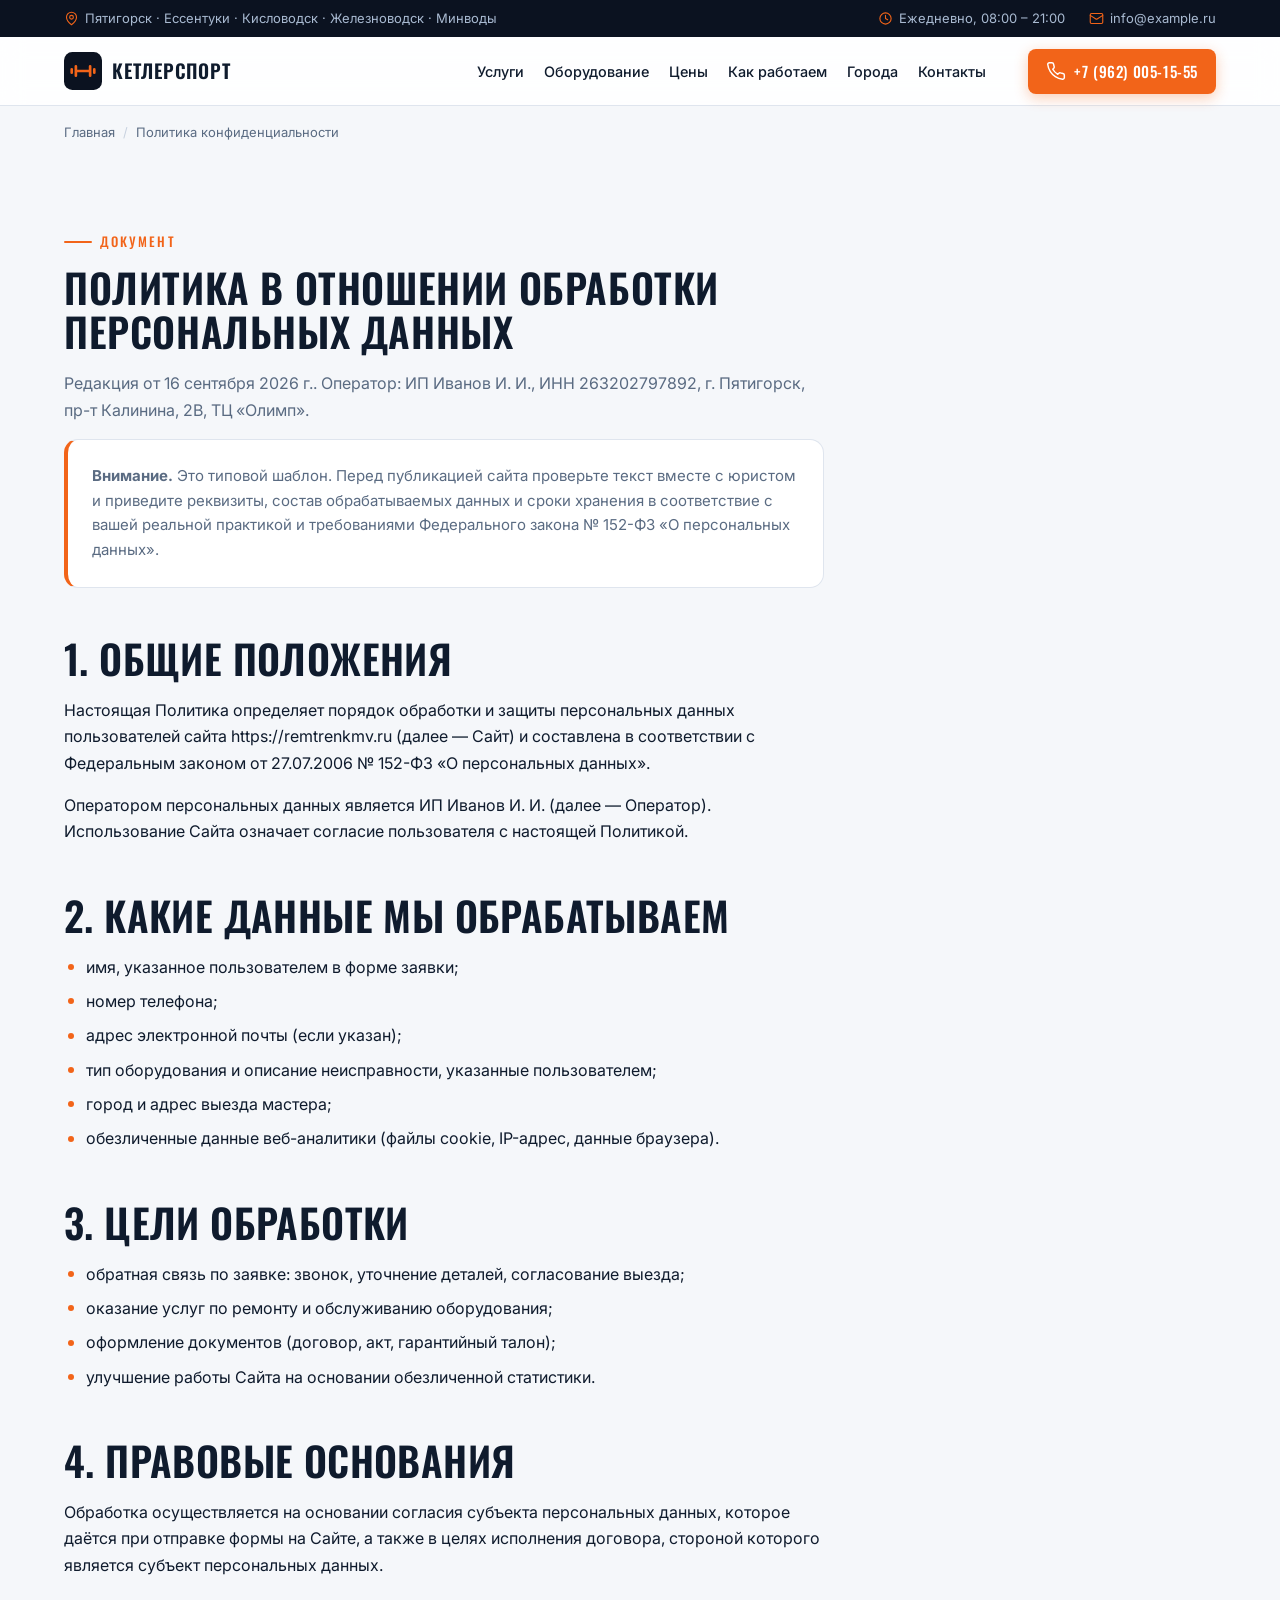
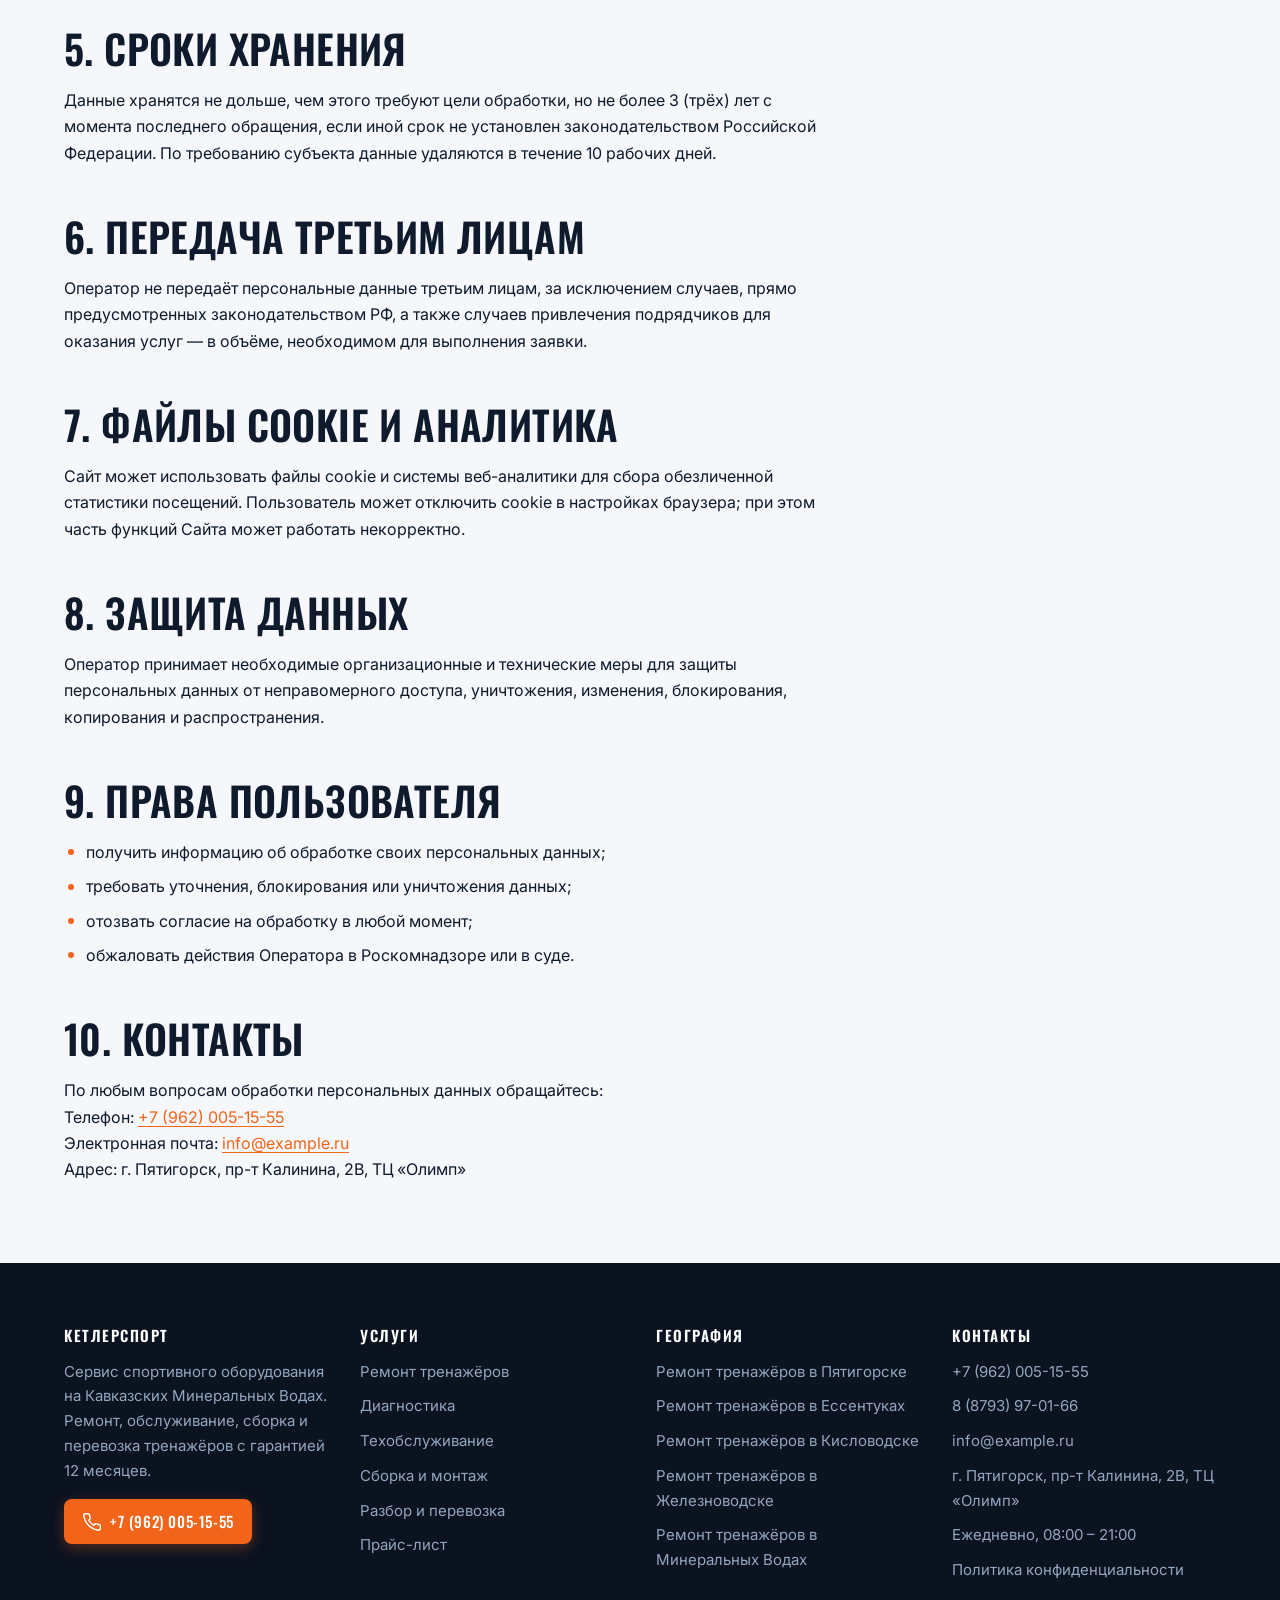
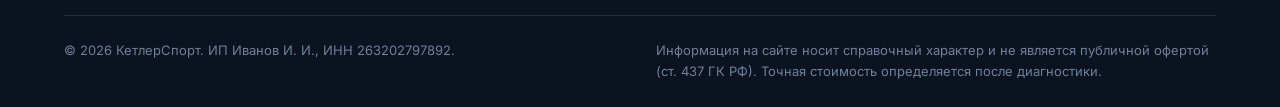
<file: privacy.html>
<!DOCTYPE html>
<html lang="ru">
<head>
<meta charset="utf-8">
<meta name="viewport" content="width=device-width, initial-scale=1">
<title>Политика конфиденциальности | КетлерСпорт</title>
<meta name="description" content="Порядок обработки и защиты персональных данных пользователей сайта КетлерСпорт.">
<link rel="canonical" href="https://remtrenkmv.ru/privacy.html">

<meta property="og:type" content="website">
<meta property="og:site_name" content="КетлерСпорт">
<meta property="og:title" content="Политика конфиденциальности | КетлерСпорт">
<meta property="og:description" content="Порядок обработки и защиты персональных данных пользователей сайта КетлерСпорт.">
<meta property="og:url" content="https://remtrenkmv.ru/privacy.html">
<meta property="og:locale" content="ru_RU">
<meta name="theme-color" content="#0B1220">
<meta name="format-detection" content="telephone=no">

<link rel="icon" href="assets/img/favicon.svg" type="image/svg+xml">
<link rel="apple-touch-icon" href="assets/img/favicon.svg">

<link rel="preconnect" href="https://fonts.googleapis.com">
<link rel="preconnect" href="https://fonts.gstatic.com" crossorigin>
<link rel="stylesheet" href="https://fonts.googleapis.com/css2?family=Oswald:wght@400;500;600&family=Inter:wght@400;500;600;700&display=swap">
<link rel="stylesheet" href="assets/css/style.css">

<script>document.documentElement.classList.add('js');</script>

<script type="application/ld+json">{"@context": "https://schema.org", "@type": ["LocalBusiness", "HomeAndConstructionBusiness"], "name": "КетлерСпорт", "description": "Ремонт тренажёров с выездом по всему Кавминводам", "url": "https://remtrenkmv.ru/", "telephone": "+79620051555", "email": "info@example.ru", "priceRange": "₽₽", "image": "https://remtrenkmv.ru/assets/img/favicon.svg", "address": {"@type": "PostalAddress", "addressLocality": "Пятигорск", "addressRegion": "Ставропольский край", "addressCountry": "RU", "streetAddress": "г. Пятигорск, пр-т Калинина, 2В, ТЦ «Олимп»"}, "geo": {"@type": "GeoCoordinates", "latitude": "44.0601212", "longitude": "43.0701701"}, "openingHours": "Mo-Su 08:00-21:00", "areaServed": [{"@type": "City", "name": "Пятигорск"}, {"@type": "City", "name": "Ессентуки"}, {"@type": "City", "name": "Кисловодск"}, {"@type": "City", "name": "Железноводск"}, {"@type": "City", "name": "Минеральные Воды"}], "makesOffer": [{"@type": "Offer", "itemOffered": {"@type": "Service", "name": "Ремонт тренажёров", "description": "Механика и электроника: двигатели, платы, датчики, тросы, подшипники, полотна, рамы. Домашние и профессиональные модели."}}, {"@type": "Offer", "itemOffered": {"@type": "Service", "name": "Диагностика", "description": "Полная проверка механики, электрики и электроники на месте. Заключение с перечнем работ и точной сметой."}}, {"@type": "Offer", "itemOffered": {"@type": "Service", "name": "Техобслуживание", "description": "Плановое ТО продлевает срок службы в 2–3 раза. Разовое или по договору с графиком для залов."}}, {"@type": "Offer", "itemOffered": {"@type": "Service", "name": "Сборка и монтаж", "description": "Сборка нового оборудования по заводской инструкции с настройкой и инструктажем по эксплуатации."}}, {"@type": "Offer", "itemOffered": {"@type": "Service", "name": "Разбор и перевозка", "description": "Переезд зала или перестановка тренажёра: разбор, упаковка, такелаж, доставка и сборка на новом месте."}}, {"@type": "Offer", "itemOffered": {"@type": "Service", "name": "Запчасти и расходники", "description": "Подбор комплектующих по модели и серийному номеру. Полотна, ремни, тросы, ролики, платы, датчики, обивка."}}]}</script>
<!-- Счётчик не подключён: укажите brand.metrika_id в config.json -->
<meta name="robots" content="noindex, follow">
</head>
<body>
<!-- SVG-спрайт. Вставляется в начало <body>, иконки используются так:
     <svg class="icon" aria-hidden="true"><use href="#i-phone"></use></svg>
     Стиль: контурные иконки 24x24, толщина обводки 1.75 — задаётся в CSS (.icon).
     При желании можно заменить на Lucide/Heroicons, сохранив id. -->
<svg xmlns="http://www.w3.org/2000/svg" style="display:none" aria-hidden="true" focusable="false">

  <symbol id="i-phone" viewBox="0 0 24 24">
    <path d="M22 16.9v3a2 2 0 0 1-2.2 2 19.8 19.8 0 0 1-8.6-3.1 19.5 19.5 0 0 1-6-6A19.8 19.8 0 0 1 2.1 4.2 2 2 0 0 1 4.1 2h3a2 2 0 0 1 2 1.7c.1 1 .4 1.9.7 2.8a2 2 0 0 1-.5 2.1L8.1 9.9a16 16 0 0 0 6 6l1.3-1.3a2 2 0 0 1 2.1-.4c.9.3 1.8.6 2.8.7a2 2 0 0 1 1.7 2z"/>
  </symbol>

  <symbol id="i-mail" viewBox="0 0 24 24">
    <rect x="2" y="4" width="20" height="16" rx="2"/>
    <path d="m22 7-9 5.7a2 2 0 0 1-2 0L2 7"/>
  </symbol>

  <symbol id="i-chat" viewBox="0 0 24 24">
    <path d="M21 11.5a8.4 8.4 0 0 1-9 8.5 8.9 8.9 0 0 1-4-.9L3 21l1.9-5a8.4 8.4 0 0 1-.9-3.9 8.4 8.4 0 0 1 8.5-9 8.4 8.4 0 0 1 8.5 8.4z"/>
  </symbol>

  <symbol id="i-send" viewBox="0 0 24 24">
    <path d="M22 2 11 13"/>
    <path d="M22 2 15 22l-4-9-9-4z"/>
  </symbol>

  <symbol id="i-clock" viewBox="0 0 24 24">
    <circle cx="12" cy="12" r="9"/>
    <path d="M12 7v5l3.5 2"/>
  </symbol>

  <symbol id="i-pin" viewBox="0 0 24 24">
    <path d="M20 10c0 6-8 12-8 12s-8-6-8-12a8 8 0 0 1 16 0Z"/>
    <circle cx="12" cy="10" r="3"/>
  </symbol>

  <symbol id="i-truck" viewBox="0 0 24 24">
    <path d="M14 17V6a1 1 0 0 0-1-1H3a1 1 0 0 0-1 1v10a1 1 0 0 0 1 1h1"/>
    <path d="M14 8h3.6a1 1 0 0 1 .8.4l2.4 3.2a1 1 0 0 1 .2.6V16a1 1 0 0 1-1 1h-1"/>
    <path d="M9 17h5"/>
    <circle cx="6.5" cy="17.5" r="2"/>
    <circle cx="17.5" cy="17.5" r="2"/>
  </symbol>

  <symbol id="i-shield" viewBox="0 0 24 24">
    <path d="M12 22s8-3 8-9V5.5L12 2.5 4 5.5V13c0 6 8 9 8 9Z"/>
    <path d="m9 12 2 2 4-4"/>
  </symbol>

  <symbol id="i-wrench" viewBox="0 0 24 24">
    <path d="M14.7 6.3a1 1 0 0 0 0 1.4l1.6 1.6a1 1 0 0 0 1.4 0l3.8-3.8a6 6 0 0 1-8 7.9l-6.9 6.9a2.1 2.1 0 0 1-3-3l6.9-6.9a6 6 0 0 1 7.9-8z"/>
  </symbol>

  <symbol id="i-receipt" viewBox="0 0 24 24">
    <path d="M5 2v20l2-1.2L9 22l2-1.2L13 22l2-1.2L17 22l2-1.2V2l-2 1.2L15 2l-2 1.2L11 2 9 3.2 7 2Z"/>
    <path d="M9 8h6"/><path d="M9 12h6"/><path d="M9 16h3"/>
  </symbol>

  <symbol id="i-building" viewBox="0 0 24 24">
    <rect x="4" y="2" width="16" height="20" rx="1.5"/>
    <path d="M8 6h2"/><path d="M14 6h2"/>
    <path d="M8 10h2"/><path d="M14 10h2"/>
    <path d="M8 14h2"/><path d="M14 14h2"/>
    <path d="M10 22v-4h4v4"/>
  </symbol>

  <symbol id="i-search" viewBox="0 0 24 24">
    <circle cx="11" cy="11" r="7"/>
    <path d="m20 20-3.9-3.9"/>
  </symbol>

  <symbol id="i-gauge" viewBox="0 0 24 24">
    <path d="M3.5 18a9.5 9.5 0 1 1 17 0"/>
    <path d="m12 14 4-4"/>
    <circle cx="12" cy="15" r="1.4"/>
  </symbol>

  <symbol id="i-sliders" viewBox="0 0 24 24">
    <path d="M3 7h11"/><path d="M18 7h3"/><circle cx="16" cy="7" r="2"/>
    <path d="M3 17h5"/><path d="M12 17h9"/><circle cx="10" cy="17" r="2"/>
  </symbol>

  <symbol id="i-package" viewBox="0 0 24 24">
    <path d="M21 8a1.5 1.5 0 0 0-.8-1.3l-7.5-4a1.5 1.5 0 0 0-1.4 0l-7.5 4A1.5 1.5 0 0 0 3 8v8a1.5 1.5 0 0 0 .8 1.3l7.5 4a1.5 1.5 0 0 0 1.4 0l7.5-4A1.5 1.5 0 0 0 21 16Z"/>
    <path d="m3.3 7 8.7 4.8L20.7 7"/>
    <path d="M12 21.8V11.8"/>
    <path d="m7.5 4.4 9 4.9"/>
  </symbol>

  <symbol id="i-cog" viewBox="0 0 24 24">
    <circle cx="12" cy="12" r="3"/>
    <circle cx="12" cy="12" r="7"/>
    <path d="M12 2v3"/><path d="M12 19v3"/>
    <path d="M2 12h3"/><path d="M19 12h3"/>
    <path d="m5.3 5.3 2.1 2.1"/><path d="m16.6 16.6 2.1 2.1"/>
    <path d="m18.7 5.3-2.1 2.1"/><path d="m7.4 16.6-2.1 2.1"/>
  </symbol>

  <symbol id="i-menu" viewBox="0 0 24 24">
    <path d="M4 6h16"/><path d="M4 12h16"/><path d="M4 18h16"/>
  </symbol>

  <symbol id="i-close" viewBox="0 0 24 24">
    <path d="M6 6 18 18"/><path d="M18 6 6 18"/>
  </symbol>

  <symbol id="i-arrow-right" viewBox="0 0 24 24">
    <path d="M4 12h15"/><path d="m13 6 6 6-6 6"/>
  </symbol>

  <symbol id="i-arrow-up" viewBox="0 0 24 24">
    <path d="M12 19V5"/><path d="m5 12 7-7 7 7"/>
  </symbol>

  <symbol id="i-check" viewBox="0 0 24 24">
    <path d="M20 6 9 17l-5-5"/>
  </symbol>

  <symbol id="i-star" viewBox="0 0 24 24">
    <path d="m12 2.8 2.9 5.9 6.5.9-4.7 4.6 1.1 6.5-5.8-3-5.8 3 1.1-6.5L2.6 9.6l6.5-.9z"/>
  </symbol>

  <symbol id="i-alert" viewBox="0 0 24 24">
    <path d="M10.3 3.9 2.4 17.4A2 2 0 0 0 4.1 20.4h15.8a2 2 0 0 0 1.7-3L13.7 3.9a2 2 0 0 0-3.4 0Z"/>
    <path d="M12 9v4"/><path d="M12 17h.01"/>
  </symbol>

  <symbol id="i-info" viewBox="0 0 24 24">
    <circle cx="12" cy="12" r="9"/>
    <path d="M12 16v-5"/><path d="M12 8h.01"/>
  </symbol>

  <symbol id="i-home" viewBox="0 0 24 24">
    <path d="m3 10 9-7 9 7v10a1 1 0 0 1-1 1H4a1 1 0 0 1-1-1z"/>
    <path d="M10 21v-6h4v6"/>
  </symbol>

  <symbol id="i-dumbbell" viewBox="0 0 24 24">
    <path d="M6.5 6v12"/><path d="M17.5 6v12"/>
    <path d="M3 9v6"/><path d="M21 9v6"/>
    <path d="M6.5 12h11"/>
  </symbol>

  <symbol id="i-hotel" viewBox="0 0 24 24">
    <rect x="3" y="12" width="18" height="4" rx="1"/>
    <path d="M3 12V6"/>
    <path d="M7 12V9h6v3"/>
    <path d="M3 20v-4"/><path d="M21 20v-4"/>
  </symbol>

  <symbol id="i-school" viewBox="0 0 24 24">
    <path d="m2 9 10-5 10 5-10 5z"/>
    <path d="M6 11.5V17c0 1.5 2.7 3 6 3s6-1.5 6-3v-5.5"/>
  </symbol>

  <symbol id="i-store" viewBox="0 0 24 24">
    <path d="m3 9 1.6-5h14.8L21 9"/>
    <path d="M4 9v11h16V9"/>
    <path d="M9 20v-6h6v6"/>
  </symbol>

  <symbol id="i-office" viewBox="0 0 24 24">
    <rect x="2" y="7" width="20" height="13" rx="2"/>
    <path d="M9 7V5a1 1 0 0 1 1-1h4a1 1 0 0 1 1 1v2"/>
    <path d="M2 12h20"/>
  </symbol>

  <symbol id="i-treadmill" viewBox="0 0 24 24">
    <path d="M3 19h10a1 1 0 0 0 1-.7L17.5 8"/>
    <path d="M17.5 8H21"/>
    <path d="M21 8v11"/>
    <path d="M6 19v2"/><path d="M12 19v2"/>
  </symbol>

  <symbol id="i-bike" viewBox="0 0 24 24">
    <circle cx="5.5" cy="17" r="3.5"/>
    <circle cx="18.5" cy="17" r="3.5"/>
    <path d="M5.5 17 9 8h6l3.5 9"/>
    <path d="M7 8h4"/><path d="M14 8h3"/>
  </symbol>

  <symbol id="i-ellipse" viewBox="0 0 24 24">
    <ellipse cx="12" cy="15.5" rx="9" ry="4.5"/>
    <path d="M12 11V3"/>
    <path d="M8 3h8"/>
    <path d="M6 15.5h12"/>
  </symbol>

  <symbol id="i-rower" viewBox="0 0 24 24">
    <path d="M2 19h20"/>
    <path d="m7 19 1.5-5h4l1.5 5"/>
    <circle cx="18" cy="8.5" r="3"/>
    <path d="m15.2 9.8-6 3.2"/>
  </symbol>

  <symbol id="i-stepper" viewBox="0 0 24 24">
    <path d="M3 20h4v-4h4v-4h4V8h5"/>
    <path d="M3 20v-2"/>
  </symbol>

  <symbol id="i-weights" viewBox="0 0 24 24">
    <rect x="6" y="7" width="12" height="3" rx="1"/>
    <rect x="6" y="12" width="12" height="3" rx="1"/>
    <rect x="6" y="17" width="12" height="3" rx="1"/>
    <path d="M12 7V3"/><path d="M9 3h6"/>
  </symbol>

  <symbol id="i-station" viewBox="0 0 24 24">
    <path d="M4 3v18"/><path d="M20 3v18"/>
    <path d="M4 3h16"/>
    <path d="M4 12h7"/>
    <circle cx="15" cy="12" r="2.5"/>
    <path d="M20 21H4"/>
  </symbol>

  <symbol id="i-bench" viewBox="0 0 24 24">
    <rect x="5" y="8" width="14" height="4" rx="1.5"/>
    <path d="M7 12v8"/><path d="M17 12v8"/>
    <path d="M3 5h4"/><path d="M17 5h4"/>
  </symbol>

  <symbol id="i-file" viewBox="0 0 24 24">
    <path d="M14 2H7a2 2 0 0 0-2 2v16a2 2 0 0 0 2 2h10a2 2 0 0 0 2-2V7z"/>
    <path d="M14 2v5h5"/>
    <path d="M9 13h6"/><path d="M9 17h4"/>
  </symbol>

  <symbol id="i-ruble" viewBox="0 0 24 24">
    <path d="M8 21V4h5.5a4.5 4.5 0 0 1 0 9H8"/>
    <path d="M5 16h9"/>
  </symbol>
</svg>


<a class="skip-link" href="#main">Перейти к содержимому</a>

<div class="topbar">
  <div class="container topbar__inner">
    <span class="topbar__item topbar__cities">
      <svg class="icon" aria-hidden="true"><use href="#i-pin"></use></svg>
      Пятигорск · Ессентуки · Кисловодск · Железноводск · Минводы
    </span>
    <span class="topbar__item topbar__hours">
      <svg class="icon" aria-hidden="true"><use href="#i-clock"></use></svg>
      Ежедневно, 08:00 – 21:00
    </span>
    <a class="topbar__item topbar__mail" href="mailto:info@example.ru">
      <svg class="icon" aria-hidden="true"><use href="#i-mail"></use></svg>
      info@example.ru
    </a>
    <a class="topbar__item topbar__phone" href="tel:+79620051555">
      <svg class="icon" aria-hidden="true"><use href="#i-phone"></use></svg>
      +7 (962) 005-15-55
    </a>
  </div>
</div>

<header class="header">
  <div class="container header__inner">
    <a class="logo" href="index.html" aria-label="КетлерСпорт — на главную">
      <svg class="logo__mark" viewBox="0 0 64 64" aria-hidden="true">
        <rect width="64" height="64" rx="14" fill="#0B1220"/>
        <g fill="none" stroke="#F26419" stroke-width="4.5" stroke-linecap="round">
          <path d="M20 24v16M44 24v16M13 29v6M51 29v6M20 32h24"/>
        </g>
      </svg>
      <span class="logo__text">
        <span class="logo__name">КетлерСпорт</span>
        <span class="logo__sub">Ремонт спортивного оборудования</span>
      </span>
    </a>

    <button class="burger" type="button" data-burger aria-expanded="false" aria-controls="site-nav" aria-label="Меню">
      <svg class="icon burger__open" aria-hidden="true"><use href="#i-menu"></use></svg>
      <svg class="icon burger__close" aria-hidden="true"><use href="#i-close"></use></svg>
    </button>

    <nav class="nav" id="site-nav" data-nav aria-label="Основная навигация">
      <ul class="nav__list">
        <li><a class="nav__link" href="index.html#services">Услуги</a></li>
        <li><a class="nav__link" href="index.html#equipment">Оборудование</a></li>
        <li><a class="nav__link" href="index.html#prices">Цены</a></li>
        <li><a class="nav__link" href="index.html#process">Как работаем</a></li>
        <li><a class="nav__link" href="index.html#cities">Города</a></li>
        <li class="nav__item--compact"><a class="nav__link" href="index.html#faq">Вопросы</a></li>
        <li><a class="nav__link" href="index.html#contacts">Контакты</a></li>
        <li class="nav__cta"><a class="btn btn--primary btn--block" href="#lead" data-lead-cta>Вызвать мастера</a></li>
      </ul>
    </nav>

    <a class="btn btn--primary btn--sm header__phone" href="tel:+79620051555">
      <svg class="icon" aria-hidden="true"><use href="#i-phone"></use></svg>
      +7 (962) 005-15-55
    </a>
  </div>
</header>

<main id="main">
<nav class="breadcrumbs container" aria-label="Хлебные крошки">
  <ol>
    <li><a href="index.html">Главная</a></li>
    <li>Политика конфиденциальности</li>
  </ol>
</nav>

<section class="section section--tight">
  <div class="container">
    <div class="prose">
      <span class="eyebrow">Документ</span>
      <h1 style="font-size:clamp(1.8rem,4vw,2.5rem)">Политика в отношении обработки персональных данных</h1>
      <p style="color:var(--text-muted)">
        Редакция от 16 сентября 2026 г.. Оператор: ИП Иванов И. И., ИНН 263202797892, г. Пятигорск, пр-т Калинина, 2В, ТЦ «Олимп».
      </p>

      <div class="card" style="border-left:4px solid var(--brand);margin-bottom:32px">
        <p style="margin:0;font-size:var(--fs-sm)">
          <strong>Внимание.</strong> Это типовой шаблон. Перед публикацией сайта проверьте
          текст вместе с юристом и приведите реквизиты, состав обрабатываемых данных и сроки
          хранения в соответствие с вашей реальной практикой и требованиями
          Федерального закона № 152-ФЗ «О персональных данных».
        </p>
      </div>

      <h2>1. Общие положения</h2>
      <p>
        Настоящая Политика определяет порядок обработки и защиты персональных данных
        пользователей сайта https://remtrenkmv.ru (далее — Сайт) и составлена в соответствии
        с Федеральным законом от 27.07.2006 № 152-ФЗ «О персональных данных».
      </p>
      <p>
        Оператором персональных данных является ИП Иванов И. И. (далее — Оператор).
        Использование Сайта означает согласие пользователя с настоящей Политикой.
      </p>

      <h2>2. Какие данные мы обрабатываем</h2>
      <ul>
        <li>имя, указанное пользователем в форме заявки;</li>
        <li>номер телефона;</li>
        <li>адрес электронной почты (если указан);</li>
        <li>тип оборудования и описание неисправности, указанные пользователем;</li>
        <li>город и адрес выезда мастера;</li>
        <li>обезличенные данные веб-аналитики (файлы cookie, IP-адрес, данные браузера).</li>
      </ul>

      <h2>3. Цели обработки</h2>
      <ul>
        <li>обратная связь по заявке: звонок, уточнение деталей, согласование выезда;</li>
        <li>оказание услуг по ремонту и обслуживанию оборудования;</li>
        <li>оформление документов (договор, акт, гарантийный талон);</li>
        <li>улучшение работы Сайта на основании обезличенной статистики.</li>
      </ul>

      <h2>4. Правовые основания</h2>
      <p>
        Обработка осуществляется на основании согласия субъекта персональных данных,
        которое даётся при отправке формы на Сайте, а также в целях исполнения договора,
        стороной которого является субъект персональных данных.
      </p>

      <h2>5. Сроки хранения</h2>
      <p>
        Данные хранятся не дольше, чем этого требуют цели обработки, но не более
        3 (трёх) лет с момента последнего обращения, если иной срок не установлен
        законодательством Российской Федерации. По требованию субъекта данные удаляются
        в течение 10 рабочих дней.
      </p>

      <h2>6. Передача третьим лицам</h2>
      <p>
        Оператор не передаёт персональные данные третьим лицам, за исключением случаев,
        прямо предусмотренных законодательством РФ, а также случаев привлечения
        подрядчиков для оказания услуг — в объёме, необходимом для выполнения заявки.
      </p>

      <h2>7. Файлы cookie и аналитика</h2>
      <p>
        Сайт может использовать файлы cookie и системы веб-аналитики для сбора обезличенной
        статистики посещений. Пользователь может отключить cookie в настройках браузера;
        при этом часть функций Сайта может работать некорректно.
      </p>

      <h2>8. Защита данных</h2>
      <p>
        Оператор принимает необходимые организационные и технические меры для защиты
        персональных данных от неправомерного доступа, уничтожения, изменения,
        блокирования, копирования и распространения.
      </p>

      <h2>9. Права пользователя</h2>
      <ul>
        <li>получить информацию об обработке своих персональных данных;</li>
        <li>требовать уточнения, блокирования или уничтожения данных;</li>
        <li>отозвать согласие на обработку в любой момент;</li>
        <li>обжаловать действия Оператора в Роскомнадзоре или в суде.</li>
      </ul>

      <h2>10. Контакты</h2>
      <p>
        По любым вопросам обработки персональных данных обращайтесь:<br>
        Телефон: <a href="tel:+79620051555">+7 (962) 005-15-55</a><br>
        Электронная почта: <a href="mailto:info@example.ru">info@example.ru</a><br>
        Адрес: г. Пятигорск, пр-т Калинина, 2В, ТЦ «Олимп»
      </p>
    </div>
  </div>
</section>

</main>

<footer class="footer">
  <div class="container">
    <div class="footer__grid">
      <div>
        <h4>КетлерСпорт</h4>
        <p style="margin-bottom:16px">Сервис спортивного оборудования на Кавказских Минеральных Водах. Ремонт, обслуживание, сборка и перевозка тренажёров с гарантией 12 месяцев.</p>
        <a class="btn btn--primary btn--sm" href="tel:+79620051555">
          <svg class="icon" aria-hidden="true"><use href="#i-phone"></use></svg>
          +7 (962) 005-15-55
        </a>
      </div>
      <div>
        <h4>Услуги</h4>
        <ul>
          <li><a href="index.html#services">Ремонт тренажёров</a></li>
          <li><a href="index.html#services">Диагностика</a></li>
          <li><a href="index.html#services">Техобслуживание</a></li>
          <li><a href="index.html#services">Сборка и монтаж</a></li>
          <li><a href="index.html#services">Разбор и перевозка</a></li>
          <li><a href="index.html#prices">Прайс-лист</a></li>
        </ul>
      </div>
      <div>
        <h4>География</h4>
        <ul><li><a href="remont-trenazherov-pyatigorsk.html">Ремонт тренажёров в Пятигорске</a></li>
<li><a href="remont-trenazherov-essentuki.html">Ремонт тренажёров в Ессентуках</a></li>
<li><a href="remont-trenazherov-kislovodsk.html">Ремонт тренажёров в Кисловодске</a></li>
<li><a href="remont-trenazherov-zheleznovodsk.html">Ремонт тренажёров в Железноводске</a></li>
<li><a href="remont-trenazherov-mineralnye-vody.html">Ремонт тренажёров в Минеральных Водах</a></li></ul>
      </div>
      <div>
        <h4>Контакты</h4>
        <ul>
          <li><a href="tel:+79620051555">+7 (962) 005-15-55</a></li>
          <li><a href="tel:+78793970166">8 (8793) 97-01-66</a></li>
          <li><a href="mailto:info@example.ru">info@example.ru</a></li>
          <li>г. Пятигорск, пр-т Калинина, 2В, ТЦ «Олимп»</li>
          <li>Ежедневно, 08:00 – 21:00</li>
          <li><a href="privacy.html">Политика конфиденциальности</a></li>
        </ul>
      </div>
    </div>
    <div class="footer__bottom">
      <span>© 2026 КетлерСпорт. ИП Иванов И. И., ИНН 263202797892.</span>
      <span class="footer__disclaimer">Информация на сайте носит справочный характер и не является публичной офертой (ст. 437 ГК РФ). Точная стоимость определяется после диагностики.</span>
    </div>
  </div>
</footer>

<div class="callbar" data-callbar>
  <a href="tel:+79620051555">
    <svg class="icon" aria-hidden="true"><use href="#i-phone"></use></svg>
    Позвонить
  </a>
  <a href="https://wa.me/79620051555" target="_blank" rel="noopener">
    <svg class="icon" aria-hidden="true"><use href="#i-chat"></use></svg>
    WhatsApp
  </a>
</div>

<button class="to-top" type="button" data-to-top aria-label="Наверх">
  <svg class="icon" aria-hidden="true"><use href="#i-arrow-up"></use></svg>
</button>

<!-- Форма во всплывающем окне. На мобильном она заменяет карточку в первом
     экране: та занимала весь экран и закрывала фотографию. Если JS не работает
     или <dialog> не поддерживается, кнопки просто ведут якорем на блок «Заявка». -->
<dialog class="modal" id="lead-modal" aria-label="Вызвать мастера">
  <button class="modal__close" type="button" data-modal-close aria-label="Закрыть окно">
    <svg class="icon" aria-hidden="true"><use href="#i-close"></use></svg>
  </button>
  <div class="lead-card">
  <h2>Вызвать мастера</h2>
  <p class="lead-card__note">Перезвоним в течение 15 минут. Диагностика бесплатно.</p>

  <form data-form data-endpoint="" method="post" action="#" novalidate>
    <input type="hidden" name="source" value="Главная страница">
    <input type="text" name="company" tabindex="-1" autocomplete="off" class="visually-hidden" aria-hidden="true">

    <div class="field">
      <label for="modal-name">Ваше имя <span class="field__req" aria-hidden="true">*</span></label>
      <input class="input" id="modal-name" name="name" type="text" required
             autocomplete="name" placeholder="Как к вам обращаться">
      <span class="field__error" role="alert"></span>
    </div>

    <div class="field">
      <label for="modal-phone">Телефон <span class="field__req" aria-hidden="true">*</span></label>
      <input class="input" id="modal-phone" name="phone" type="tel" required
             autocomplete="tel" inputmode="tel" placeholder="+7 (___) ___-__-__">
      <span class="field__hint">Перезвоним в течение 15 минут в рабочее время</span>
      <span class="field__error" role="alert"></span>
    </div>

    <div class="field">
      <label class="check">
        <input type="checkbox" name="consent" required>
        <span>Согласен на обработку персональных данных в соответствии с
          <a href="privacy.html">политикой конфиденциальности</a></span>
      </label>
      <span class="field__error" role="alert"></span>
    </div>

    <button class="btn btn--primary btn--block" type="submit">Отправить заявку</button>

    <p class="form__status" role="status" aria-live="polite"></p>

    <div class="form__alt">
      <span>Или напишите сразу:</span>
      <a class="chip-link" href="https://wa.me/79620051555" target="_blank" rel="noopener">
        <svg class="icon" aria-hidden="true"><use href="#i-chat"></use></svg> WhatsApp
      </a>
      <a class="chip-link" href="https://t.me/ketlersport" target="_blank" rel="noopener">
        <svg class="icon" aria-hidden="true"><use href="#i-send"></use></svg> Telegram
      </a>
    </div>
  </form>
</div>
</dialog>

<script src="assets/js/main.js" defer></script>

</body>
</html>
</file>
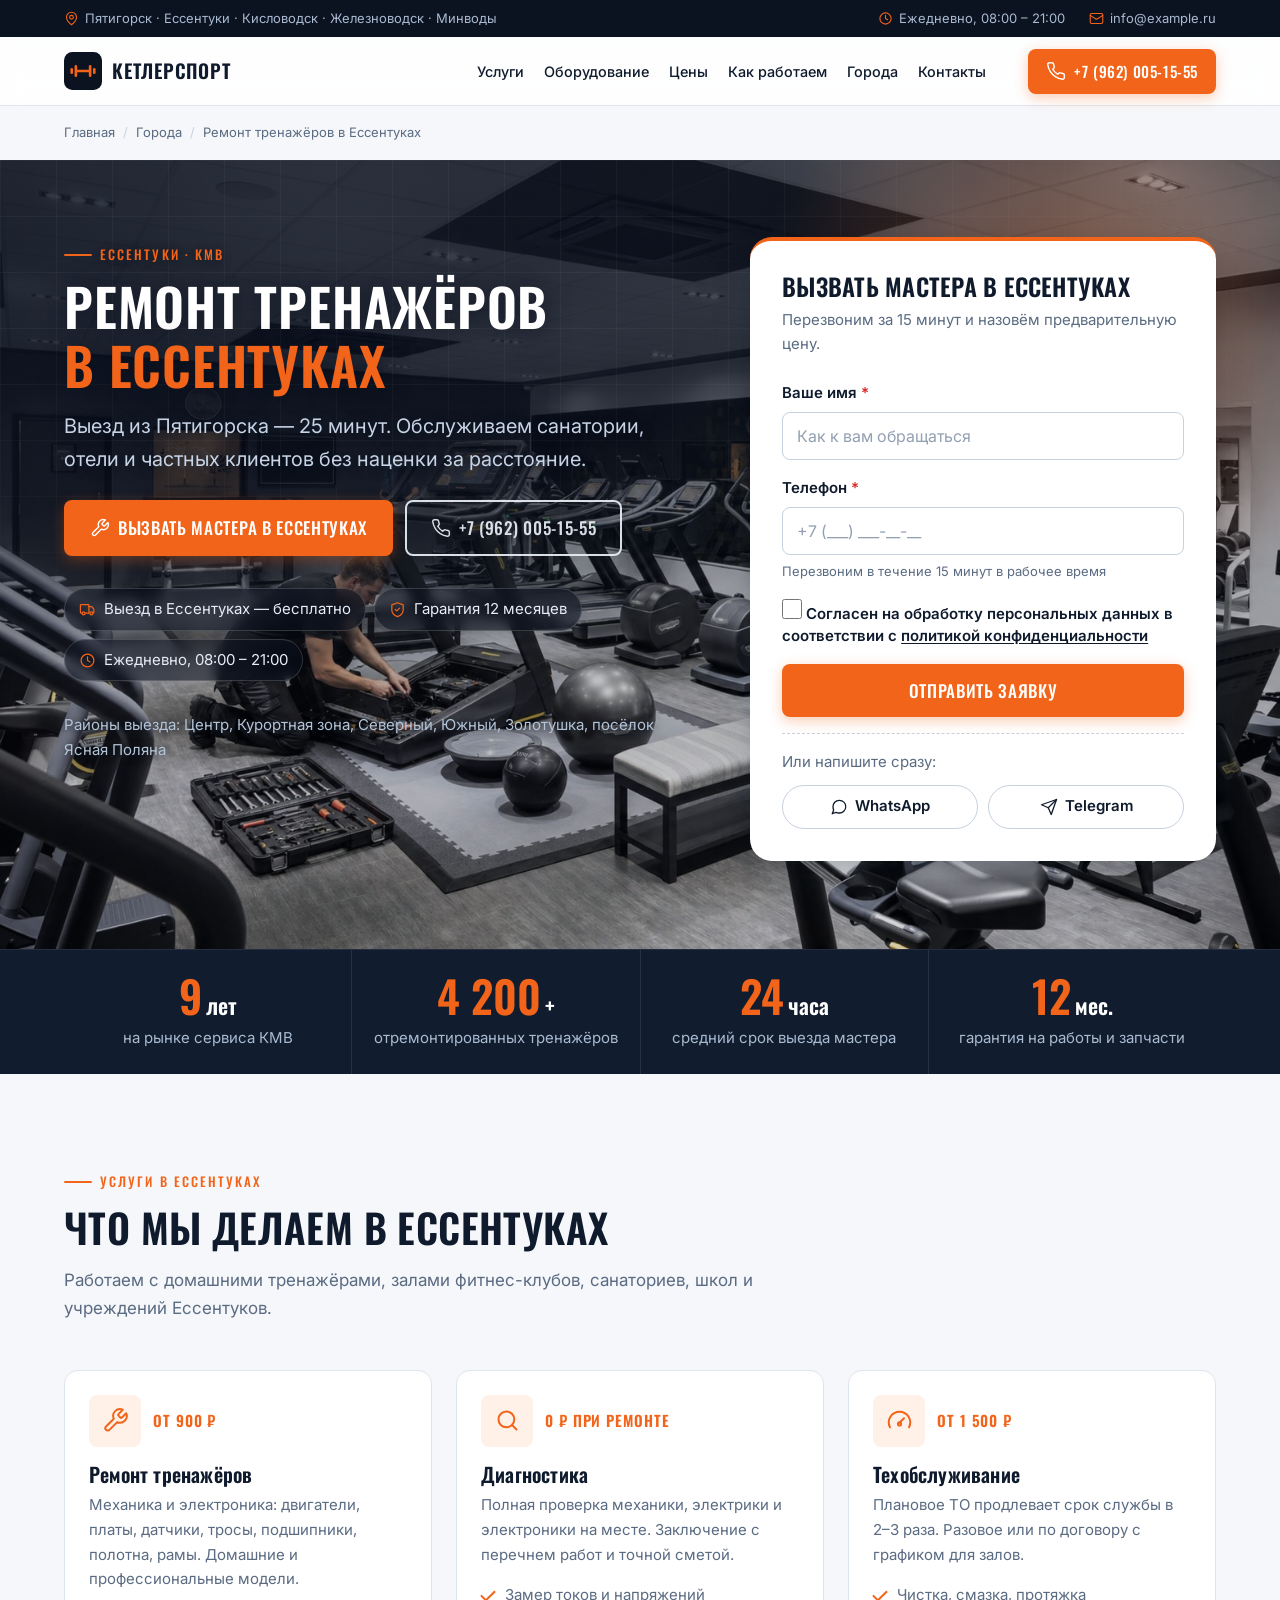
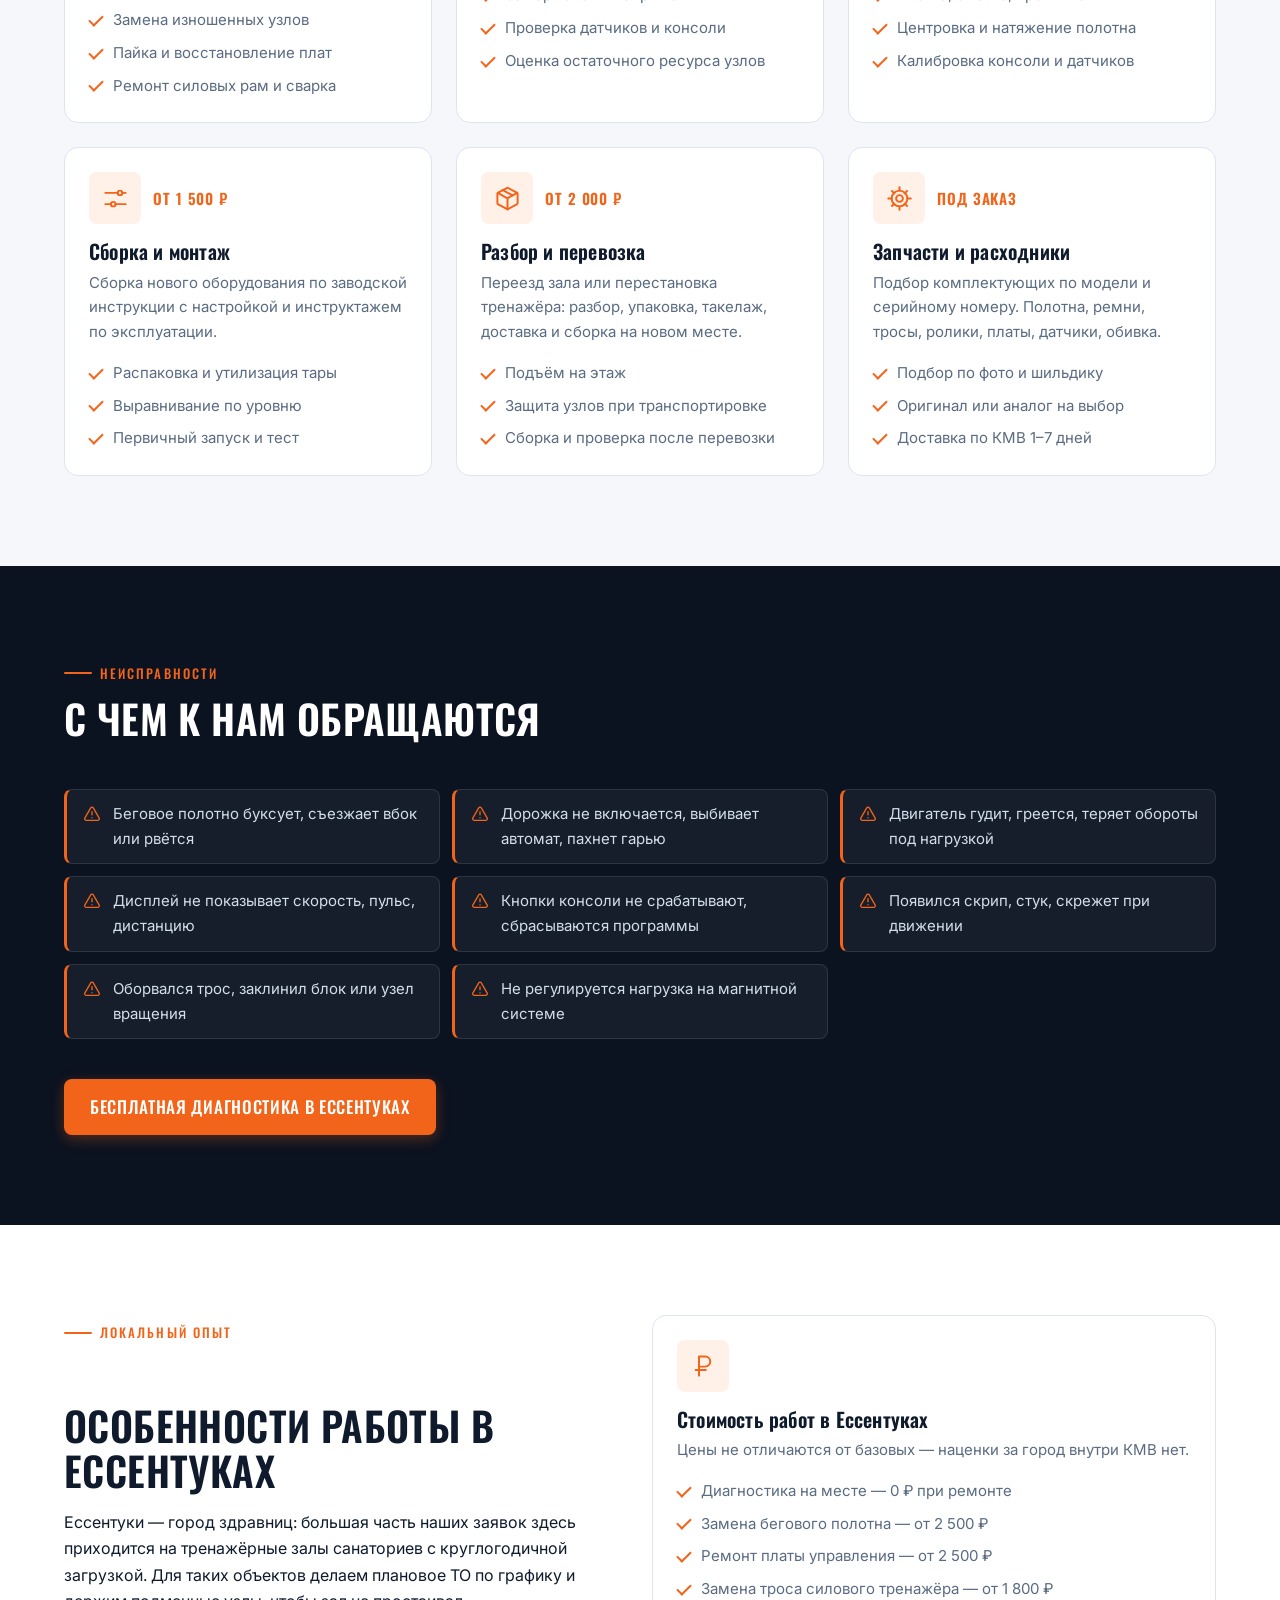
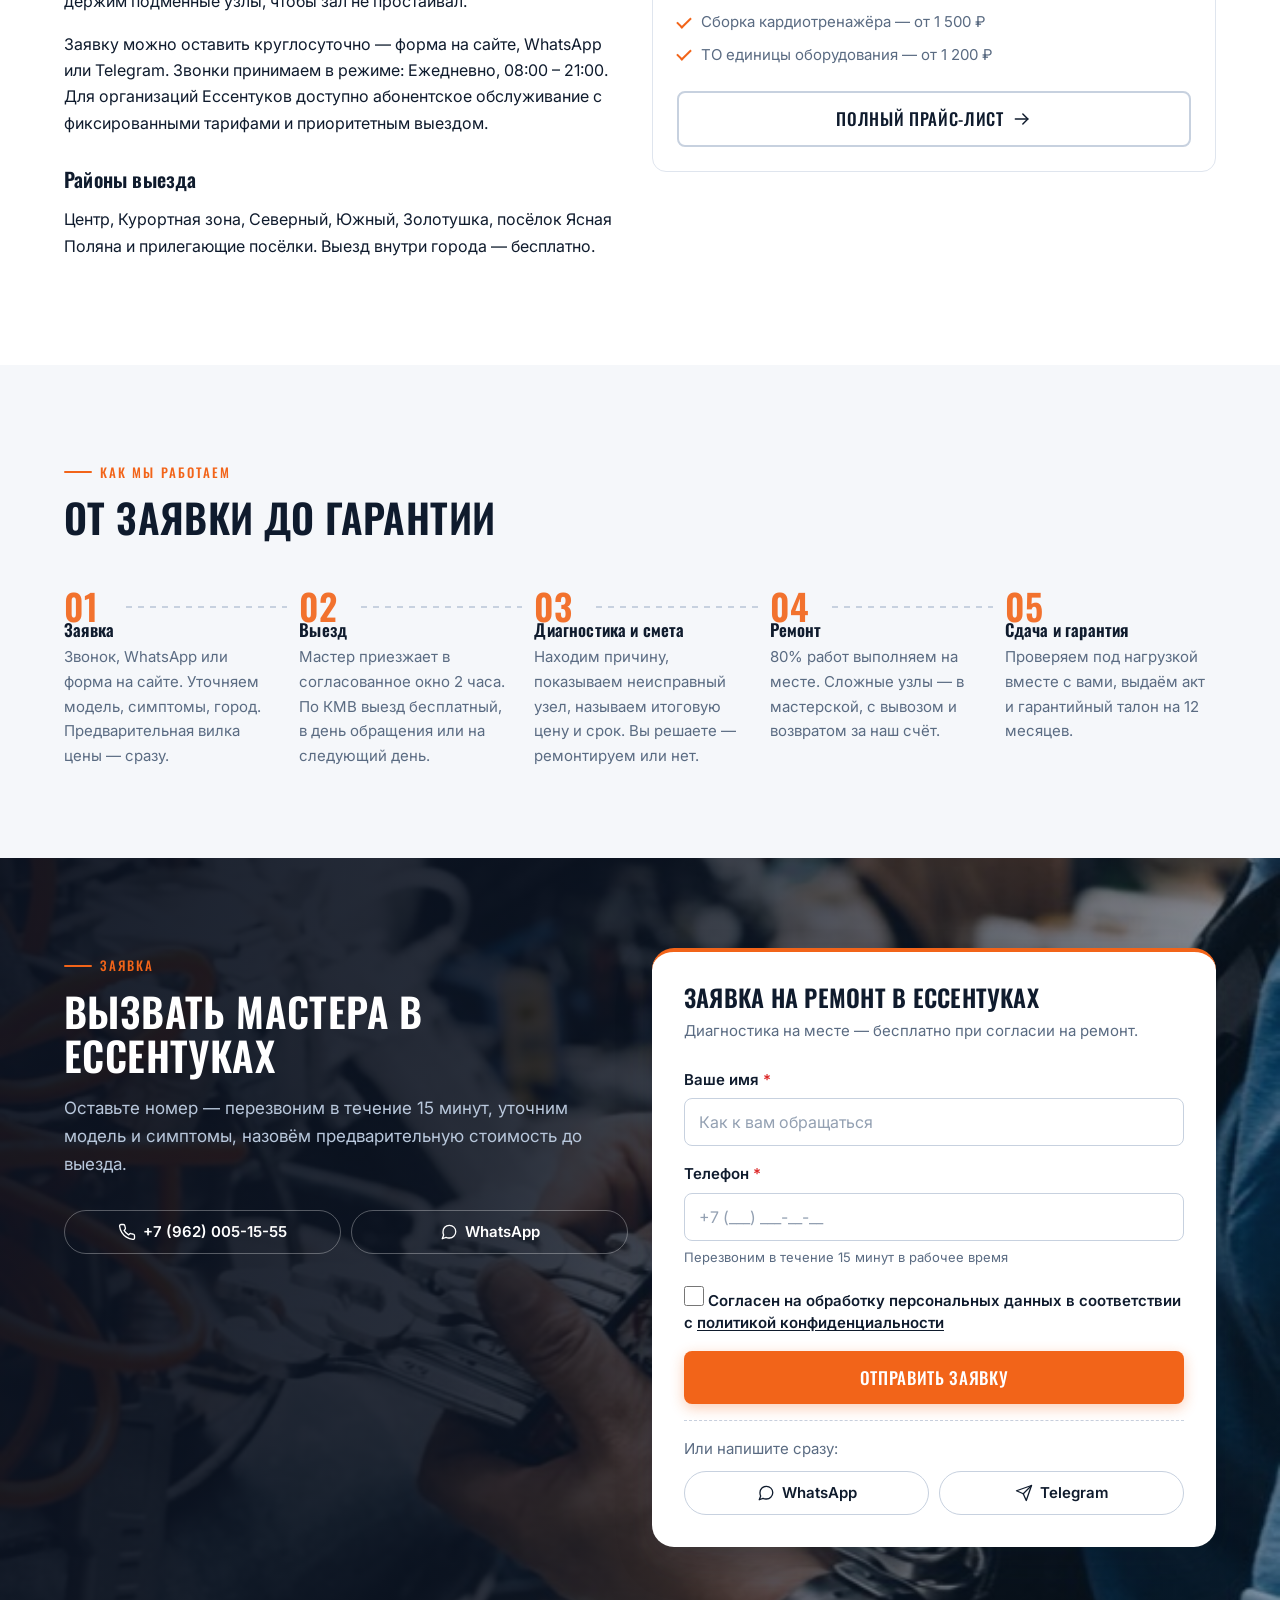
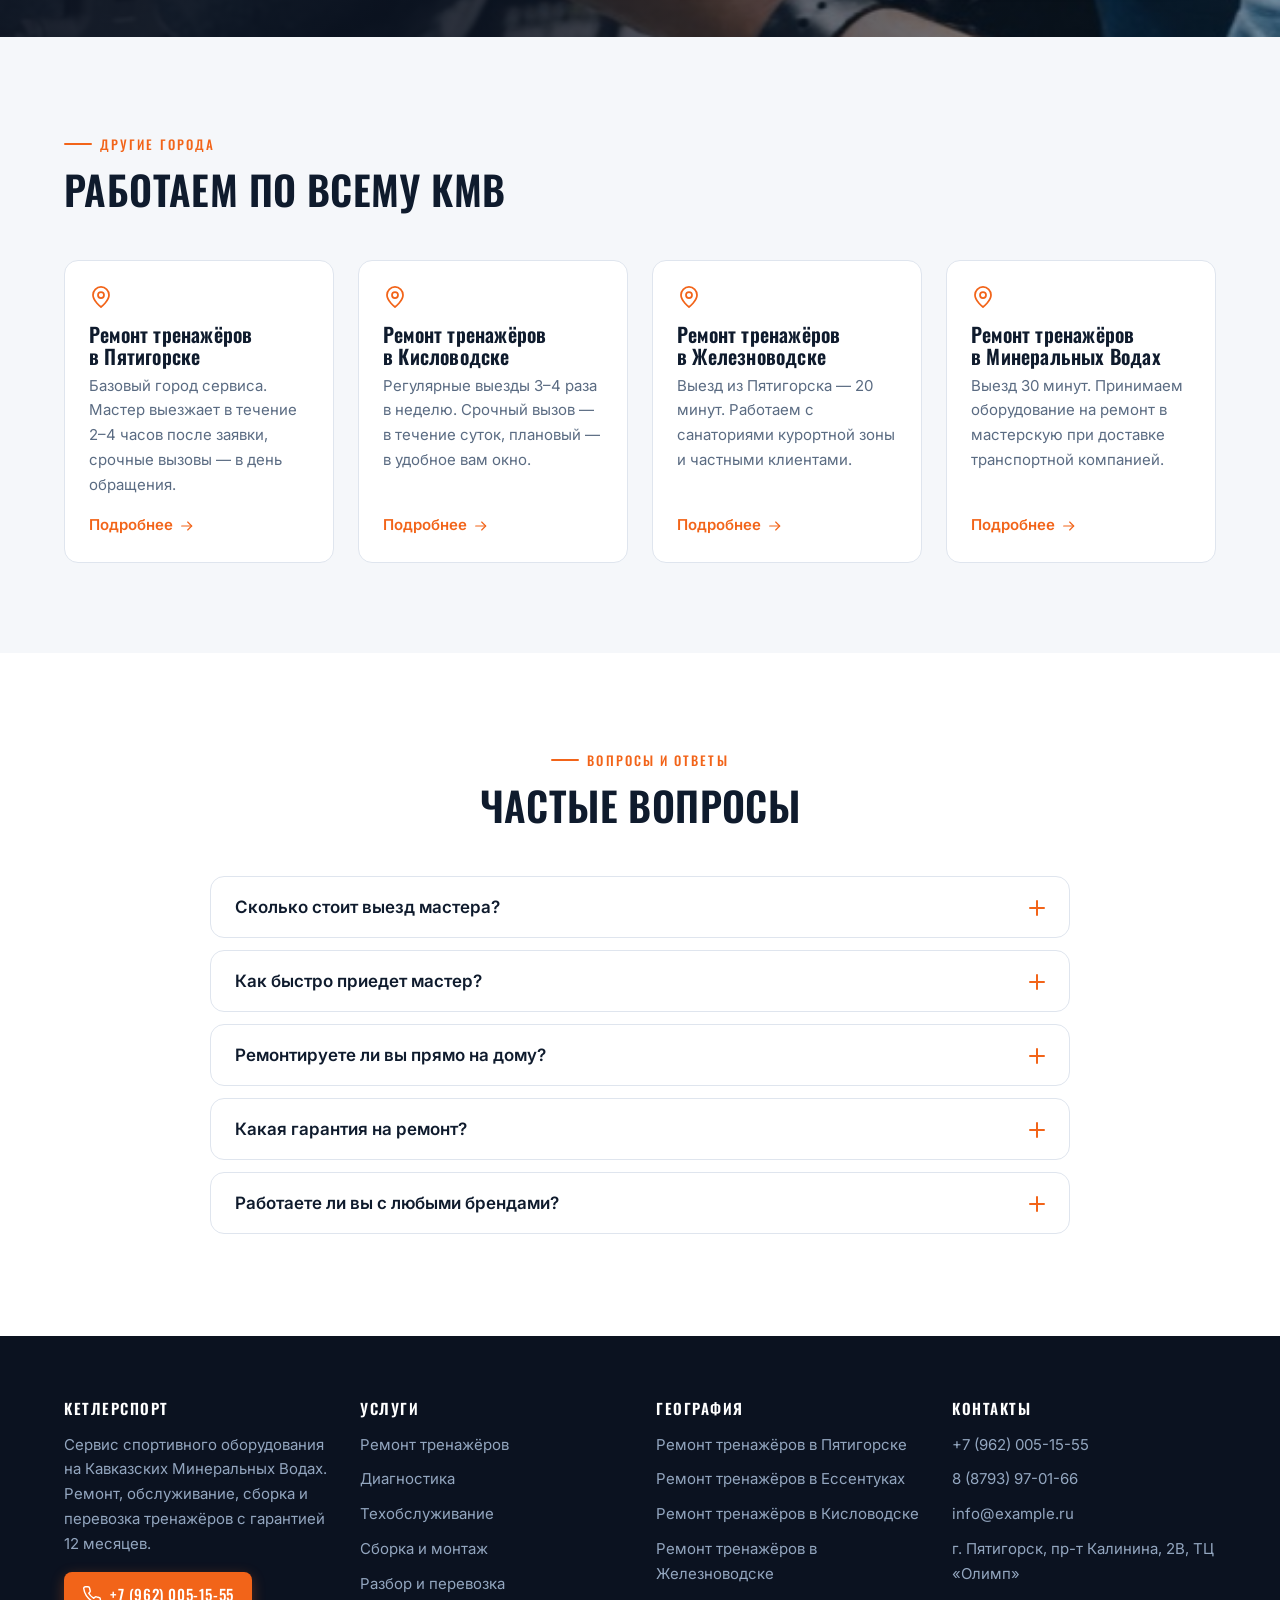
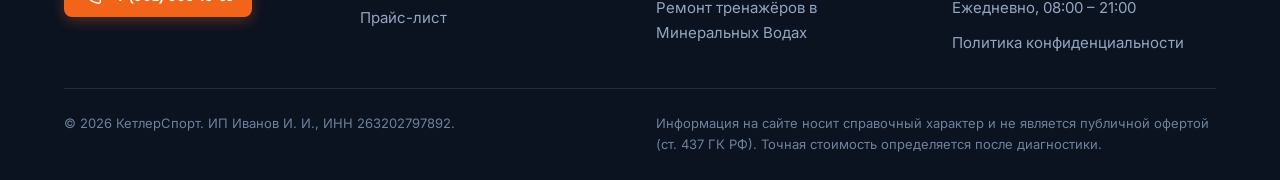
<file: remont-trenazherov-essentuki.html>
<!DOCTYPE html>
<html lang="ru">
<head>
<meta charset="utf-8">
<meta name="viewport" content="width=device-width, initial-scale=1">
<title>Ремонт тренажёров в Ессентуках — выезд мастера, гарантия 12 месяцев | КетлерСпорт</title>
<meta name="description" content="Ремонт спортивных тренажёров в Ессентуках: беговые дорожки, велотренажёры, эллипсоиды, силовые станции. Бесплатный выезд и диагностика, ремонт на дому, гарантия 12 месяцев. Телефон +7 (962) 005-15-55.">
<link rel="canonical" href="https://remtrenkmv.ru/remont-trenazherov-essentuki.html">

<meta property="og:type" content="website">
<meta property="og:site_name" content="КетлерСпорт">
<meta property="og:title" content="Ремонт тренажёров в Ессентуках — выезд мастера, гарантия 12 месяцев | КетлерСпорт">
<meta property="og:description" content="Ремонт спортивных тренажёров в Ессентуках: беговые дорожки, велотренажёры, эллипсоиды, силовые станции. Бесплатный выезд и диагностика, ремонт на дому, гарантия 12 месяцев. Телефон +7 (962) 005-15-55.">
<meta property="og:url" content="https://remtrenkmv.ru/remont-trenazherov-essentuki.html">
<meta property="og:locale" content="ru_RU">
<meta name="theme-color" content="#0B1220">
<meta name="format-detection" content="telephone=no">

<link rel="icon" href="assets/img/favicon.svg" type="image/svg+xml">
<link rel="apple-touch-icon" href="assets/img/favicon.svg">

<link rel="preconnect" href="https://fonts.googleapis.com">
<link rel="preconnect" href="https://fonts.gstatic.com" crossorigin>
<link rel="stylesheet" href="https://fonts.googleapis.com/css2?family=Oswald:wght@400;500;600&family=Inter:wght@400;500;600;700&display=swap">
<link rel="stylesheet" href="assets/css/style.css">

<script>document.documentElement.classList.add('js');</script>

<script type="application/ld+json">[{"@context": "https://schema.org", "@type": ["LocalBusiness", "HomeAndConstructionBusiness"], "name": "КетлерСпорт — ремонт тренажёров в Ессентуках", "description": "Ремонт тренажёров с выездом по всему Кавминводам", "url": "https://remtrenkmv.ru/remont-trenazherov-essentuki.html", "telephone": "+79620051555", "email": "info@example.ru", "priceRange": "₽₽", "image": "https://remtrenkmv.ru/assets/img/favicon.svg", "address": {"@type": "PostalAddress", "addressLocality": "Пятигорск", "addressRegion": "Ставропольский край", "addressCountry": "RU", "streetAddress": "г. Пятигорск, пр-т Калинина, 2В, ТЦ «Олимп»"}, "geo": {"@type": "GeoCoordinates", "latitude": "44.0601212", "longitude": "43.0701701"}, "openingHours": "Mo-Su 08:00-21:00", "areaServed": [{"@type": "City", "name": "Пятигорск"}, {"@type": "City", "name": "Ессентуки"}, {"@type": "City", "name": "Кисловодск"}, {"@type": "City", "name": "Железноводск"}, {"@type": "City", "name": "Минеральные Воды"}], "makesOffer": [{"@type": "Offer", "itemOffered": {"@type": "Service", "name": "Ремонт тренажёров", "description": "Механика и электроника: двигатели, платы, датчики, тросы, подшипники, полотна, рамы. Домашние и профессиональные модели."}}, {"@type": "Offer", "itemOffered": {"@type": "Service", "name": "Диагностика", "description": "Полная проверка механики, электрики и электроники на месте. Заключение с перечнем работ и точной сметой."}}, {"@type": "Offer", "itemOffered": {"@type": "Service", "name": "Техобслуживание", "description": "Плановое ТО продлевает срок службы в 2–3 раза. Разовое или по договору с графиком для залов."}}, {"@type": "Offer", "itemOffered": {"@type": "Service", "name": "Сборка и монтаж", "description": "Сборка нового оборудования по заводской инструкции с настройкой и инструктажем по эксплуатации."}}, {"@type": "Offer", "itemOffered": {"@type": "Service", "name": "Разбор и перевозка", "description": "Переезд зала или перестановка тренажёра: разбор, упаковка, такелаж, доставка и сборка на новом месте."}}, {"@type": "Offer", "itemOffered": {"@type": "Service", "name": "Запчасти и расходники", "description": "Подбор комплектующих по модели и серийному номеру. Полотна, ремни, тросы, ролики, платы, датчики, обивка."}}]},{"@context": "https://schema.org", "@type": "BreadcrumbList", "itemListElement": [{"@type": "ListItem", "position": 1, "name": "Главная", "item": "https://remtrenkmv.ru/"}, {"@type": "ListItem", "position": 2, "name": "Ремонт тренажёров в Ессентуках", "item": "https://remtrenkmv.ru/remont-trenazherov-essentuki.html"}]}]</script>
<!-- Счётчик не подключён: укажите brand.metrika_id в config.json -->
</head>
<body>
<!-- SVG-спрайт. Вставляется в начало <body>, иконки используются так:
     <svg class="icon" aria-hidden="true"><use href="#i-phone"></use></svg>
     Стиль: контурные иконки 24x24, толщина обводки 1.75 — задаётся в CSS (.icon).
     При желании можно заменить на Lucide/Heroicons, сохранив id. -->
<svg xmlns="http://www.w3.org/2000/svg" style="display:none" aria-hidden="true" focusable="false">

  <symbol id="i-phone" viewBox="0 0 24 24">
    <path d="M22 16.9v3a2 2 0 0 1-2.2 2 19.8 19.8 0 0 1-8.6-3.1 19.5 19.5 0 0 1-6-6A19.8 19.8 0 0 1 2.1 4.2 2 2 0 0 1 4.1 2h3a2 2 0 0 1 2 1.7c.1 1 .4 1.9.7 2.8a2 2 0 0 1-.5 2.1L8.1 9.9a16 16 0 0 0 6 6l1.3-1.3a2 2 0 0 1 2.1-.4c.9.3 1.8.6 2.8.7a2 2 0 0 1 1.7 2z"/>
  </symbol>

  <symbol id="i-mail" viewBox="0 0 24 24">
    <rect x="2" y="4" width="20" height="16" rx="2"/>
    <path d="m22 7-9 5.7a2 2 0 0 1-2 0L2 7"/>
  </symbol>

  <symbol id="i-chat" viewBox="0 0 24 24">
    <path d="M21 11.5a8.4 8.4 0 0 1-9 8.5 8.9 8.9 0 0 1-4-.9L3 21l1.9-5a8.4 8.4 0 0 1-.9-3.9 8.4 8.4 0 0 1 8.5-9 8.4 8.4 0 0 1 8.5 8.4z"/>
  </symbol>

  <symbol id="i-send" viewBox="0 0 24 24">
    <path d="M22 2 11 13"/>
    <path d="M22 2 15 22l-4-9-9-4z"/>
  </symbol>

  <symbol id="i-clock" viewBox="0 0 24 24">
    <circle cx="12" cy="12" r="9"/>
    <path d="M12 7v5l3.5 2"/>
  </symbol>

  <symbol id="i-pin" viewBox="0 0 24 24">
    <path d="M20 10c0 6-8 12-8 12s-8-6-8-12a8 8 0 0 1 16 0Z"/>
    <circle cx="12" cy="10" r="3"/>
  </symbol>

  <symbol id="i-truck" viewBox="0 0 24 24">
    <path d="M14 17V6a1 1 0 0 0-1-1H3a1 1 0 0 0-1 1v10a1 1 0 0 0 1 1h1"/>
    <path d="M14 8h3.6a1 1 0 0 1 .8.4l2.4 3.2a1 1 0 0 1 .2.6V16a1 1 0 0 1-1 1h-1"/>
    <path d="M9 17h5"/>
    <circle cx="6.5" cy="17.5" r="2"/>
    <circle cx="17.5" cy="17.5" r="2"/>
  </symbol>

  <symbol id="i-shield" viewBox="0 0 24 24">
    <path d="M12 22s8-3 8-9V5.5L12 2.5 4 5.5V13c0 6 8 9 8 9Z"/>
    <path d="m9 12 2 2 4-4"/>
  </symbol>

  <symbol id="i-wrench" viewBox="0 0 24 24">
    <path d="M14.7 6.3a1 1 0 0 0 0 1.4l1.6 1.6a1 1 0 0 0 1.4 0l3.8-3.8a6 6 0 0 1-8 7.9l-6.9 6.9a2.1 2.1 0 0 1-3-3l6.9-6.9a6 6 0 0 1 7.9-8z"/>
  </symbol>

  <symbol id="i-receipt" viewBox="0 0 24 24">
    <path d="M5 2v20l2-1.2L9 22l2-1.2L13 22l2-1.2L17 22l2-1.2V2l-2 1.2L15 2l-2 1.2L11 2 9 3.2 7 2Z"/>
    <path d="M9 8h6"/><path d="M9 12h6"/><path d="M9 16h3"/>
  </symbol>

  <symbol id="i-building" viewBox="0 0 24 24">
    <rect x="4" y="2" width="16" height="20" rx="1.5"/>
    <path d="M8 6h2"/><path d="M14 6h2"/>
    <path d="M8 10h2"/><path d="M14 10h2"/>
    <path d="M8 14h2"/><path d="M14 14h2"/>
    <path d="M10 22v-4h4v4"/>
  </symbol>

  <symbol id="i-search" viewBox="0 0 24 24">
    <circle cx="11" cy="11" r="7"/>
    <path d="m20 20-3.9-3.9"/>
  </symbol>

  <symbol id="i-gauge" viewBox="0 0 24 24">
    <path d="M3.5 18a9.5 9.5 0 1 1 17 0"/>
    <path d="m12 14 4-4"/>
    <circle cx="12" cy="15" r="1.4"/>
  </symbol>

  <symbol id="i-sliders" viewBox="0 0 24 24">
    <path d="M3 7h11"/><path d="M18 7h3"/><circle cx="16" cy="7" r="2"/>
    <path d="M3 17h5"/><path d="M12 17h9"/><circle cx="10" cy="17" r="2"/>
  </symbol>

  <symbol id="i-package" viewBox="0 0 24 24">
    <path d="M21 8a1.5 1.5 0 0 0-.8-1.3l-7.5-4a1.5 1.5 0 0 0-1.4 0l-7.5 4A1.5 1.5 0 0 0 3 8v8a1.5 1.5 0 0 0 .8 1.3l7.5 4a1.5 1.5 0 0 0 1.4 0l7.5-4A1.5 1.5 0 0 0 21 16Z"/>
    <path d="m3.3 7 8.7 4.8L20.7 7"/>
    <path d="M12 21.8V11.8"/>
    <path d="m7.5 4.4 9 4.9"/>
  </symbol>

  <symbol id="i-cog" viewBox="0 0 24 24">
    <circle cx="12" cy="12" r="3"/>
    <circle cx="12" cy="12" r="7"/>
    <path d="M12 2v3"/><path d="M12 19v3"/>
    <path d="M2 12h3"/><path d="M19 12h3"/>
    <path d="m5.3 5.3 2.1 2.1"/><path d="m16.6 16.6 2.1 2.1"/>
    <path d="m18.7 5.3-2.1 2.1"/><path d="m7.4 16.6-2.1 2.1"/>
  </symbol>

  <symbol id="i-menu" viewBox="0 0 24 24">
    <path d="M4 6h16"/><path d="M4 12h16"/><path d="M4 18h16"/>
  </symbol>

  <symbol id="i-close" viewBox="0 0 24 24">
    <path d="M6 6 18 18"/><path d="M18 6 6 18"/>
  </symbol>

  <symbol id="i-arrow-right" viewBox="0 0 24 24">
    <path d="M4 12h15"/><path d="m13 6 6 6-6 6"/>
  </symbol>

  <symbol id="i-arrow-up" viewBox="0 0 24 24">
    <path d="M12 19V5"/><path d="m5 12 7-7 7 7"/>
  </symbol>

  <symbol id="i-check" viewBox="0 0 24 24">
    <path d="M20 6 9 17l-5-5"/>
  </symbol>

  <symbol id="i-star" viewBox="0 0 24 24">
    <path d="m12 2.8 2.9 5.9 6.5.9-4.7 4.6 1.1 6.5-5.8-3-5.8 3 1.1-6.5L2.6 9.6l6.5-.9z"/>
  </symbol>

  <symbol id="i-alert" viewBox="0 0 24 24">
    <path d="M10.3 3.9 2.4 17.4A2 2 0 0 0 4.1 20.4h15.8a2 2 0 0 0 1.7-3L13.7 3.9a2 2 0 0 0-3.4 0Z"/>
    <path d="M12 9v4"/><path d="M12 17h.01"/>
  </symbol>

  <symbol id="i-info" viewBox="0 0 24 24">
    <circle cx="12" cy="12" r="9"/>
    <path d="M12 16v-5"/><path d="M12 8h.01"/>
  </symbol>

  <symbol id="i-home" viewBox="0 0 24 24">
    <path d="m3 10 9-7 9 7v10a1 1 0 0 1-1 1H4a1 1 0 0 1-1-1z"/>
    <path d="M10 21v-6h4v6"/>
  </symbol>

  <symbol id="i-dumbbell" viewBox="0 0 24 24">
    <path d="M6.5 6v12"/><path d="M17.5 6v12"/>
    <path d="M3 9v6"/><path d="M21 9v6"/>
    <path d="M6.5 12h11"/>
  </symbol>

  <symbol id="i-hotel" viewBox="0 0 24 24">
    <rect x="3" y="12" width="18" height="4" rx="1"/>
    <path d="M3 12V6"/>
    <path d="M7 12V9h6v3"/>
    <path d="M3 20v-4"/><path d="M21 20v-4"/>
  </symbol>

  <symbol id="i-school" viewBox="0 0 24 24">
    <path d="m2 9 10-5 10 5-10 5z"/>
    <path d="M6 11.5V17c0 1.5 2.7 3 6 3s6-1.5 6-3v-5.5"/>
  </symbol>

  <symbol id="i-store" viewBox="0 0 24 24">
    <path d="m3 9 1.6-5h14.8L21 9"/>
    <path d="M4 9v11h16V9"/>
    <path d="M9 20v-6h6v6"/>
  </symbol>

  <symbol id="i-office" viewBox="0 0 24 24">
    <rect x="2" y="7" width="20" height="13" rx="2"/>
    <path d="M9 7V5a1 1 0 0 1 1-1h4a1 1 0 0 1 1 1v2"/>
    <path d="M2 12h20"/>
  </symbol>

  <symbol id="i-treadmill" viewBox="0 0 24 24">
    <path d="M3 19h10a1 1 0 0 0 1-.7L17.5 8"/>
    <path d="M17.5 8H21"/>
    <path d="M21 8v11"/>
    <path d="M6 19v2"/><path d="M12 19v2"/>
  </symbol>

  <symbol id="i-bike" viewBox="0 0 24 24">
    <circle cx="5.5" cy="17" r="3.5"/>
    <circle cx="18.5" cy="17" r="3.5"/>
    <path d="M5.5 17 9 8h6l3.5 9"/>
    <path d="M7 8h4"/><path d="M14 8h3"/>
  </symbol>

  <symbol id="i-ellipse" viewBox="0 0 24 24">
    <ellipse cx="12" cy="15.5" rx="9" ry="4.5"/>
    <path d="M12 11V3"/>
    <path d="M8 3h8"/>
    <path d="M6 15.5h12"/>
  </symbol>

  <symbol id="i-rower" viewBox="0 0 24 24">
    <path d="M2 19h20"/>
    <path d="m7 19 1.5-5h4l1.5 5"/>
    <circle cx="18" cy="8.5" r="3"/>
    <path d="m15.2 9.8-6 3.2"/>
  </symbol>

  <symbol id="i-stepper" viewBox="0 0 24 24">
    <path d="M3 20h4v-4h4v-4h4V8h5"/>
    <path d="M3 20v-2"/>
  </symbol>

  <symbol id="i-weights" viewBox="0 0 24 24">
    <rect x="6" y="7" width="12" height="3" rx="1"/>
    <rect x="6" y="12" width="12" height="3" rx="1"/>
    <rect x="6" y="17" width="12" height="3" rx="1"/>
    <path d="M12 7V3"/><path d="M9 3h6"/>
  </symbol>

  <symbol id="i-station" viewBox="0 0 24 24">
    <path d="M4 3v18"/><path d="M20 3v18"/>
    <path d="M4 3h16"/>
    <path d="M4 12h7"/>
    <circle cx="15" cy="12" r="2.5"/>
    <path d="M20 21H4"/>
  </symbol>

  <symbol id="i-bench" viewBox="0 0 24 24">
    <rect x="5" y="8" width="14" height="4" rx="1.5"/>
    <path d="M7 12v8"/><path d="M17 12v8"/>
    <path d="M3 5h4"/><path d="M17 5h4"/>
  </symbol>

  <symbol id="i-file" viewBox="0 0 24 24">
    <path d="M14 2H7a2 2 0 0 0-2 2v16a2 2 0 0 0 2 2h10a2 2 0 0 0 2-2V7z"/>
    <path d="M14 2v5h5"/>
    <path d="M9 13h6"/><path d="M9 17h4"/>
  </symbol>

  <symbol id="i-ruble" viewBox="0 0 24 24">
    <path d="M8 21V4h5.5a4.5 4.5 0 0 1 0 9H8"/>
    <path d="M5 16h9"/>
  </symbol>
</svg>


<a class="skip-link" href="#main">Перейти к содержимому</a>

<div class="topbar">
  <div class="container topbar__inner">
    <span class="topbar__item topbar__cities">
      <svg class="icon" aria-hidden="true"><use href="#i-pin"></use></svg>
      Пятигорск · Ессентуки · Кисловодск · Железноводск · Минводы
    </span>
    <span class="topbar__item topbar__hours">
      <svg class="icon" aria-hidden="true"><use href="#i-clock"></use></svg>
      Ежедневно, 08:00 – 21:00
    </span>
    <a class="topbar__item topbar__mail" href="mailto:info@example.ru">
      <svg class="icon" aria-hidden="true"><use href="#i-mail"></use></svg>
      info@example.ru
    </a>
    <a class="topbar__item topbar__phone" href="tel:+79620051555">
      <svg class="icon" aria-hidden="true"><use href="#i-phone"></use></svg>
      +7 (962) 005-15-55
    </a>
  </div>
</div>

<header class="header">
  <div class="container header__inner">
    <a class="logo" href="index.html" aria-label="КетлерСпорт — на главную">
      <svg class="logo__mark" viewBox="0 0 64 64" aria-hidden="true">
        <rect width="64" height="64" rx="14" fill="#0B1220"/>
        <g fill="none" stroke="#F26419" stroke-width="4.5" stroke-linecap="round">
          <path d="M20 24v16M44 24v16M13 29v6M51 29v6M20 32h24"/>
        </g>
      </svg>
      <span class="logo__text">
        <span class="logo__name">КетлерСпорт</span>
        <span class="logo__sub">Ремонт спортивного оборудования</span>
      </span>
    </a>

    <button class="burger" type="button" data-burger aria-expanded="false" aria-controls="site-nav" aria-label="Меню">
      <svg class="icon burger__open" aria-hidden="true"><use href="#i-menu"></use></svg>
      <svg class="icon burger__close" aria-hidden="true"><use href="#i-close"></use></svg>
    </button>

    <nav class="nav" id="site-nav" data-nav aria-label="Основная навигация">
      <ul class="nav__list">
        <li><a class="nav__link" href="index.html#services">Услуги</a></li>
        <li><a class="nav__link" href="index.html#equipment">Оборудование</a></li>
        <li><a class="nav__link" href="index.html#prices">Цены</a></li>
        <li><a class="nav__link" href="index.html#process">Как работаем</a></li>
        <li><a class="nav__link" href="index.html#cities">Города</a></li>
        <li class="nav__item--compact"><a class="nav__link" href="index.html#faq">Вопросы</a></li>
        <li><a class="nav__link" href="index.html#contacts">Контакты</a></li>
        <li class="nav__cta"><a class="btn btn--primary btn--block" href="#lead" data-lead-cta>Вызвать мастера</a></li>
      </ul>
    </nav>

    <a class="btn btn--primary btn--sm header__phone" href="tel:+79620051555">
      <svg class="icon" aria-hidden="true"><use href="#i-phone"></use></svg>
      +7 (962) 005-15-55
    </a>
  </div>
</header>

<main id="main">
<nav class="breadcrumbs container" aria-label="Хлебные крошки">
  <ol>
    <li><a href="index.html">Главная</a></li>
    <li><a href="index.html#cities">Города</a></li>
    <li>Ремонт тренажёров в Ессентуках</li>
  </ol>
</nav>

<section class="hero">
  <div class="hero__bg">
    <img src="assets/img/photos/hero.jpg" alt="" width="1635" height="962" fetchpriority="high" decoding="async">
  </div>

  <div class="container hero__inner">
    <div>
      <span class="eyebrow">Ессентуки · КМВ</span>
      <h1>Ремонт тренажёров<br><mark>в Ессентуках</mark></h1>
      <p class="hero__lead">Выезд из Пятигорска — 25 минут. Обслуживаем санатории, отели и частных клиентов без наценки за расстояние.</p>

      <div class="hero__actions">
        <a class="btn btn--primary" href="#lead" data-lead-cta>
          <svg class="icon" aria-hidden="true"><use href="#i-wrench"></use></svg>
          Вызвать мастера в Ессентуках
        </a>
        <a class="btn btn--ghost" href="tel:+79620051555">
          <svg class="icon" aria-hidden="true"><use href="#i-phone"></use></svg>
          +7 (962) 005-15-55
        </a>
      </div>

      <ul class="hero__badges">
        <li class="badge"><svg class="icon" aria-hidden="true"><use href="#i-truck"></use></svg> Выезд в Ессентуках — бесплатно</li>
        <li class="badge"><svg class="icon" aria-hidden="true"><use href="#i-shield"></use></svg> Гарантия 12 месяцев</li>
        <li class="badge"><svg class="icon" aria-hidden="true"><use href="#i-clock"></use></svg> Ежедневно, 08:00 – 21:00</li>
      </ul>

      <p class="hero__cities">Районы выезда: Центр, Курортная зона, Северный, Южный, Золотушка, посёлок Ясная Поляна</p>
    </div>

    <div class="lead-card reveal">
  <h2>Вызвать мастера в Ессентуках</h2>
  <p class="lead-card__note">Перезвоним за 15 минут и назовём предварительную цену.</p>

  <form data-form data-endpoint="" method="post" action="#" novalidate>
    <input type="hidden" name="source" value="Ессентуки">
    <input type="text" name="company" tabindex="-1" autocomplete="off" class="visually-hidden" aria-hidden="true">

    <div class="field">
      <label for="hero-name">Ваше имя <span class="field__req" aria-hidden="true">*</span></label>
      <input class="input" id="hero-name" name="name" type="text" required
             autocomplete="name" placeholder="Как к вам обращаться">
      <span class="field__error" role="alert"></span>
    </div>

    <div class="field">
      <label for="hero-phone">Телефон <span class="field__req" aria-hidden="true">*</span></label>
      <input class="input" id="hero-phone" name="phone" type="tel" required
             autocomplete="tel" inputmode="tel" placeholder="+7 (___) ___-__-__">
      <span class="field__hint">Перезвоним в течение 15 минут в рабочее время</span>
      <span class="field__error" role="alert"></span>
    </div>

    <div class="field">
      <label class="check">
        <input type="checkbox" name="consent" required>
        <span>Согласен на обработку персональных данных в соответствии с
          <a href="privacy.html">политикой конфиденциальности</a></span>
      </label>
      <span class="field__error" role="alert"></span>
    </div>

    <button class="btn btn--primary btn--block" type="submit">Отправить заявку</button>

    <p class="form__status" role="status" aria-live="polite"></p>

    <div class="form__alt">
      <span>Или напишите сразу:</span>
      <a class="chip-link" href="https://wa.me/79620051555" target="_blank" rel="noopener">
        <svg class="icon" aria-hidden="true"><use href="#i-chat"></use></svg> WhatsApp
      </a>
      <a class="chip-link" href="https://t.me/ketlersport" target="_blank" rel="noopener">
        <svg class="icon" aria-hidden="true"><use href="#i-send"></use></svg> Telegram
      </a>
    </div>
  </form>
</div>
  </div>
</section>

<section class="stats" aria-label="Компания в цифрах">
  <div class="container">
    <div class="stats__grid"><div class="stat"><div class="stat__value"><span data-count="9">0</span><span class="stat__suffix">лет</span></div><div class="stat__label">на рынке сервиса КМВ</div></div>
<div class="stat"><div class="stat__value"><span data-count="4200">0</span><span class="stat__suffix">+</span></div><div class="stat__label">отремонтированных тренажёров</div></div>
<div class="stat"><div class="stat__value"><span data-count="24">0</span><span class="stat__suffix">часа</span></div><div class="stat__label">средний срок выезда мастера</div></div>
<div class="stat"><div class="stat__value"><span data-count="12">0</span><span class="stat__suffix">мес.</span></div><div class="stat__label">гарантия на работы и запчасти</div></div></div>
  </div>
</section>

<section class="section">
  <div class="container">
    <div class="section-head reveal">
      <span class="eyebrow">Услуги в Ессентуках</span>
      <h2>Что мы делаем в Ессентуках</h2>
      <p>Работаем с домашними тренажёрами, залами фитнес-клубов, санаториев,
         школ и учреждений Ессентуков.</p>
    </div>
    <div class="grid grid--3"><article class="card reveal" id="service-remont"><span class="card__icon"><svg class="icon" aria-hidden="true"><use href="#i-wrench"></use></svg></span><span class="card__price">от 900 ₽</span><h3>Ремонт тренажёров</h3><p>Механика и электроника: двигатели, платы, датчики, тросы, подшипники, полотна, рамы. Домашние и профессиональные модели.</p><ul class="card__list"><li>Замена изношенных узлов</li><li>Пайка и восстановление плат</li><li>Ремонт силовых рам и сварка</li></ul></article>
<article class="card reveal" id="service-diagnostika"><span class="card__icon"><svg class="icon" aria-hidden="true"><use href="#i-search"></use></svg></span><span class="card__price">0 ₽ при ремонте</span><h3>Диагностика</h3><p>Полная проверка механики, электрики и электроники на месте. Заключение с перечнем работ и точной сметой.</p><ul class="card__list"><li>Замер токов и напряжений</li><li>Проверка датчиков и консоли</li><li>Оценка остаточного ресурса узлов</li></ul></article>
<article class="card reveal" id="service-to"><span class="card__icon"><svg class="icon" aria-hidden="true"><use href="#i-gauge"></use></svg></span><span class="card__price">от 1 500 ₽</span><h3>Техобслуживание</h3><p>Плановое ТО продлевает срок службы в 2–3 раза. Разовое или по договору с графиком для залов.</p><ul class="card__list"><li>Чистка, смазка, протяжка</li><li>Центровка и натяжение полотна</li><li>Калибровка консоли и датчиков</li></ul></article>
<article class="card reveal" id="service-sborka"><span class="card__icon"><svg class="icon" aria-hidden="true"><use href="#i-sliders"></use></svg></span><span class="card__price">от 1 500 ₽</span><h3>Сборка и монтаж</h3><p>Сборка нового оборудования по заводской инструкции с настройкой и инструктажем по эксплуатации.</p><ul class="card__list"><li>Распаковка и утилизация тары</li><li>Выравнивание по уровню</li><li>Первичный запуск и тест</li></ul></article>
<article class="card reveal" id="service-perevozka"><span class="card__icon"><svg class="icon" aria-hidden="true"><use href="#i-package"></use></svg></span><span class="card__price">от 2 000 ₽</span><h3>Разбор и перевозка</h3><p>Переезд зала или перестановка тренажёра: разбор, упаковка, такелаж, доставка и сборка на новом месте.</p><ul class="card__list"><li>Подъём на этаж</li><li>Защита узлов при транспортировке</li><li>Сборка и проверка после перевозки</li></ul></article>
<article class="card reveal" id="service-zapchasti"><span class="card__icon"><svg class="icon" aria-hidden="true"><use href="#i-cog"></use></svg></span><span class="card__price">под заказ</span><h3>Запчасти и расходники</h3><p>Подбор комплектующих по модели и серийному номеру. Полотна, ремни, тросы, ролики, платы, датчики, обивка.</p><ul class="card__list"><li>Подбор по фото и шильдику</li><li>Оригинал или аналог на выбор</li><li>Доставка по КМВ 1–7 дней</li></ul></article></div>
  </div>
</section>

<section class="section section--dark">
  <div class="container">
    <div class="section-head reveal">
      <span class="eyebrow">Неисправности</span>
      <h2>С чем к нам обращаются</h2>
    </div>
    <ul class="failures reveal"><li><svg class="icon" aria-hidden="true"><use href="#i-alert"></use></svg><span>Беговое полотно буксует, съезжает вбок или рвётся</span></li>
<li><svg class="icon" aria-hidden="true"><use href="#i-alert"></use></svg><span>Дорожка не включается, выбивает автомат, пахнет гарью</span></li>
<li><svg class="icon" aria-hidden="true"><use href="#i-alert"></use></svg><span>Двигатель гудит, греется, теряет обороты под нагрузкой</span></li>
<li><svg class="icon" aria-hidden="true"><use href="#i-alert"></use></svg><span>Дисплей не показывает скорость, пульс, дистанцию</span></li>
<li><svg class="icon" aria-hidden="true"><use href="#i-alert"></use></svg><span>Кнопки консоли не срабатывают, сбрасываются программы</span></li>
<li><svg class="icon" aria-hidden="true"><use href="#i-alert"></use></svg><span>Появился скрип, стук, скрежет при движении</span></li>
<li><svg class="icon" aria-hidden="true"><use href="#i-alert"></use></svg><span>Оборвался трос, заклинил блок или узел вращения</span></li>
<li><svg class="icon" aria-hidden="true"><use href="#i-alert"></use></svg><span>Не регулируется нагрузка на магнитной системе</span></li></ul>
    <div style="margin-top:40px">
      <a class="btn btn--primary" href="#lead">Бесплатная диагностика в Ессентуках</a>
    </div>
  </div>
</section>

<section class="section section--alt">
  <div class="container">
    <div class="grid grid--2" style="align-items:start">
      <div class="prose reveal">
        <span class="eyebrow">Локальный опыт</span>
        <h2>Особенности работы в Ессентуках</h2>
        <p>Ессентуки — город здравниц: большая часть наших заявок здесь приходится на тренажёрные залы санаториев с круглогодичной загрузкой. Для таких объектов делаем плановое ТО по графику и держим подменные узлы, чтобы зал не простаивал.</p>
        <p>
          Заявку можно оставить круглосуточно — форма на сайте, WhatsApp или Telegram.
          Звонки принимаем в режиме: Ежедневно, 08:00 – 21:00. Для организаций Ессентуков доступно
          абонентское обслуживание с фиксированными тарифами и приоритетным выездом.
        </p>
        <h3>Районы выезда</h3>
        <p>Центр, Курортная зона, Северный, Южный, Золотушка, посёлок Ясная Поляна и прилегающие посёлки. Выезд внутри города — бесплатно.</p>
      </div>

      <div class="reveal">
        <div class="card">
          <div class="card__icon"><svg class="icon" aria-hidden="true"><use href="#i-ruble"></use></svg></div>
          <h3>Стоимость работ в Ессентуках</h3>
          <p style="margin-bottom:16px">Цены не отличаются от базовых — наценки за город внутри КМВ нет.</p>
          <ul class="card__list">
            <li>Диагностика на месте — 0 ₽ при ремонте</li>
            <li>Замена бегового полотна — от 2 500 ₽</li>
            <li>Ремонт платы управления — от 2 500 ₽</li>
            <li>Замена троса силового тренажёра — от 1 800 ₽</li>
            <li>Сборка кардиотренажёра — от 1 500 ₽</li>
            <li>ТО единицы оборудования — от 1 200 ₽</li>
          </ul>
          <a class="btn btn--outline btn--block" style="margin-top:24px" href="index.html#prices">
            Полный прайс-лист
            <svg class="icon" aria-hidden="true"><use href="#i-arrow-right"></use></svg>
          </a>
        </div>
      </div>
    </div>
  </div>
</section>

<section class="section">
  <div class="container">
    <div class="section-head reveal">
      <span class="eyebrow">Как мы работаем</span>
      <h2>От заявки до гарантии</h2>
    </div>
    <div class="steps reveal"><div class="step"><h3>Заявка</h3><p>Звонок, WhatsApp или форма на сайте. Уточняем модель, симптомы, город. Предварительная вилка цены — сразу.</p></div>
<div class="step"><h3>Выезд</h3><p>Мастер приезжает в согласованное окно 2 часа. По КМВ выезд бесплатный, в день обращения или на следующий день.</p></div>
<div class="step"><h3>Диагностика и смета</h3><p>Находим причину, показываем неисправный узел, называем итоговую цену и срок. Вы решаете — ремонтируем или нет.</p></div>
<div class="step"><h3>Ремонт</h3><p>80% работ выполняем на месте. Сложные узлы — в мастерской, с вывозом и возвратом за наш счёт.</p></div>
<div class="step"><h3>Сдача и гарантия</h3><p>Проверяем под нагрузкой вместе с вами, выдаём акт и гарантийный талон на 12 месяцев.</p></div></div>
  </div>
</section>

<section class="section section--photo" id="lead">
  <div class="section__bg">
    <img src="assets/img/photos/master-tools.jpg"
         alt="" width="618" height="1100" loading="lazy" decoding="async">
  </div>

  <div class="container">
    <div class="grid grid--2" style="align-items:start">
      <div class="reveal">
        <span class="eyebrow">Заявка</span>
        <h2>Вызвать мастера в Ессентуках</h2>
        <p class="section__lead">
          Оставьте номер — перезвоним в течение 15 минут, уточним модель и симптомы,
          назовём предварительную стоимость до выезда.
        </p>
        <div class="form__alt form__alt--onphoto" style="border-top:none;padding-top:16px">
          <a class="chip-link" href="tel:+79620051555">
            <svg class="icon" aria-hidden="true"><use href="#i-phone"></use></svg> +7 (962) 005-15-55
          </a>
          <a class="chip-link" href="https://wa.me/79620051555" target="_blank" rel="noopener">
            <svg class="icon" aria-hidden="true"><use href="#i-chat"></use></svg> WhatsApp
          </a>
        </div>
      </div>
      <div class="lead-card reveal">
  <h2>Заявка на ремонт в Ессентуках</h2>
  <p class="lead-card__note">Диагностика на месте — бесплатно при согласии на ремонт.</p>

  <form data-form data-endpoint="" method="post" action="#" novalidate>
    <input type="hidden" name="source" value="Ессентуки">
    <input type="text" name="company" tabindex="-1" autocomplete="off" class="visually-hidden" aria-hidden="true">

    <div class="field">
      <label for="lead-name">Ваше имя <span class="field__req" aria-hidden="true">*</span></label>
      <input class="input" id="lead-name" name="name" type="text" required
             autocomplete="name" placeholder="Как к вам обращаться">
      <span class="field__error" role="alert"></span>
    </div>

    <div class="field">
      <label for="lead-phone">Телефон <span class="field__req" aria-hidden="true">*</span></label>
      <input class="input" id="lead-phone" name="phone" type="tel" required
             autocomplete="tel" inputmode="tel" placeholder="+7 (___) ___-__-__">
      <span class="field__hint">Перезвоним в течение 15 минут в рабочее время</span>
      <span class="field__error" role="alert"></span>
    </div>

    <div class="field">
      <label class="check">
        <input type="checkbox" name="consent" required>
        <span>Согласен на обработку персональных данных в соответствии с
          <a href="privacy.html">политикой конфиденциальности</a></span>
      </label>
      <span class="field__error" role="alert"></span>
    </div>

    <button class="btn btn--primary btn--block" type="submit">Отправить заявку</button>

    <p class="form__status" role="status" aria-live="polite"></p>

    <div class="form__alt">
      <span>Или напишите сразу:</span>
      <a class="chip-link" href="https://wa.me/79620051555" target="_blank" rel="noopener">
        <svg class="icon" aria-hidden="true"><use href="#i-chat"></use></svg> WhatsApp
      </a>
      <a class="chip-link" href="https://t.me/ketlersport" target="_blank" rel="noopener">
        <svg class="icon" aria-hidden="true"><use href="#i-send"></use></svg> Telegram
      </a>
    </div>
  </form>
</div>
    </div>
  </div>
</section>

<section class="section">
  <div class="container">
    <div class="section-head reveal">
      <span class="eyebrow">Другие города</span>
      <h2>Работаем по всему КМВ</h2>
    </div>
    <div class="grid grid--4"><a class="city-card reveal" href="remont-trenazherov-pyatigorsk.html"><span class="city-card__pin"><svg class="icon" aria-hidden="true"><use href="#i-pin"></use></svg></span><h3>Ремонт тренажёров<br>в Пятигорске</h3><p>Базовый город сервиса. Мастер выезжает в течение 2–4 часов после заявки, срочные вызовы — в день обращения.</p><span class="city-card__more">Подробнее <svg class="icon" aria-hidden="true"><use href="#i-arrow-right"></use></svg></span></a>
<a class="city-card reveal" href="remont-trenazherov-kislovodsk.html"><span class="city-card__pin"><svg class="icon" aria-hidden="true"><use href="#i-pin"></use></svg></span><h3>Ремонт тренажёров<br>в Кисловодске</h3><p>Регулярные выезды 3–4 раза в неделю. Срочный вызов — в течение суток, плановый — в удобное вам окно.</p><span class="city-card__more">Подробнее <svg class="icon" aria-hidden="true"><use href="#i-arrow-right"></use></svg></span></a>
<a class="city-card reveal" href="remont-trenazherov-zheleznovodsk.html"><span class="city-card__pin"><svg class="icon" aria-hidden="true"><use href="#i-pin"></use></svg></span><h3>Ремонт тренажёров<br>в Железноводске</h3><p>Выезд из Пятигорска — 20 минут. Работаем с санаториями курортной зоны и частными клиентами.</p><span class="city-card__more">Подробнее <svg class="icon" aria-hidden="true"><use href="#i-arrow-right"></use></svg></span></a>
<a class="city-card reveal" href="remont-trenazherov-mineralnye-vody.html"><span class="city-card__pin"><svg class="icon" aria-hidden="true"><use href="#i-pin"></use></svg></span><h3>Ремонт тренажёров<br>в Минеральных Водах</h3><p>Выезд 30 минут. Принимаем оборудование на ремонт в мастерскую при доставке транспортной компанией.</p><span class="city-card__more">Подробнее <svg class="icon" aria-hidden="true"><use href="#i-arrow-right"></use></svg></span></a></div>
  </div>
</section>

<section class="section section--alt">
  <div class="container">
    <div class="section-head section-head--center reveal">
      <span class="eyebrow">Вопросы и ответы</span>
      <h2>Частые вопросы</h2>
    </div>
    <div class="faq" data-accordion><details class="faq__item"><summary><span>Сколько стоит выезд мастера?</span><span class="plus" aria-hidden="true"></span></summary><div class="faq__answer"><p>По Пятигорску, Ессентукам, Кисловодску, Железноводску и Минеральным Водам выезд и диагностика бесплатны, если вы соглашаетесь на ремонт. При отказе от ремонта диагностика оплачивается — 700 ₽. За пределы КМВ выезд рассчитывается индивидуально.</p></div></details>
<details class="faq__item"><summary><span>Как быстро приедет мастер?</span><span class="plus" aria-hidden="true"></span></summary><div class="faq__answer"><p>По Пятигорску и Железноводску — обычно в день обращения. По Ессентукам, Кисловодску и Минводам — в течение суток. Плановое обслуживание согласуем на удобную вам дату и время, включая выходные и вечерние часы.</p></div></details>
<details class="faq__item"><summary><span>Ремонтируете ли вы прямо на дому?</span><span class="plus" aria-hidden="true"></span></summary><div class="faq__answer"><p>Да, около 80% работ выполняется на месте — мастер приезжает с инструментом и запасом расходников. В мастерскую увозим только сложные узлы: платы управления, двигатели, консоли. Вывоз и возврат узла — за наш счёт.</p></div></details>
<details class="faq__item"><summary><span>Какая гарантия на ремонт?</span><span class="plus" aria-hidden="true"></span></summary><div class="faq__answer"><p>12 месяцев на выполненные работы и установленные нами запчасти. Гарантия оформляется письменно вместе с актом. Если неисправность повторилась — приезжаем повторно бесплатно.</p></div></details>
<details class="faq__item"><summary><span>Работаете ли вы с любыми брендами?</span><span class="plus" aria-hidden="true"></span></summary><div class="faq__answer"><p>Да. Обслуживаем и профессиональное оборудование (Technogym, Life Fitness, Precor, Matrix, Cybex), и бытовое (Kettler, Torneo, DFC, Bronze Gym, Oxygen и др.). Если модель редкая — подберём аналог запчасти или изготовим узел.</p></div></details></div>
  </div>
</section>

</main>

<footer class="footer">
  <div class="container">
    <div class="footer__grid">
      <div>
        <h4>КетлерСпорт</h4>
        <p style="margin-bottom:16px">Сервис спортивного оборудования на Кавказских Минеральных Водах. Ремонт, обслуживание, сборка и перевозка тренажёров с гарантией 12 месяцев.</p>
        <a class="btn btn--primary btn--sm" href="tel:+79620051555">
          <svg class="icon" aria-hidden="true"><use href="#i-phone"></use></svg>
          +7 (962) 005-15-55
        </a>
      </div>
      <div>
        <h4>Услуги</h4>
        <ul>
          <li><a href="index.html#services">Ремонт тренажёров</a></li>
          <li><a href="index.html#services">Диагностика</a></li>
          <li><a href="index.html#services">Техобслуживание</a></li>
          <li><a href="index.html#services">Сборка и монтаж</a></li>
          <li><a href="index.html#services">Разбор и перевозка</a></li>
          <li><a href="index.html#prices">Прайс-лист</a></li>
        </ul>
      </div>
      <div>
        <h4>География</h4>
        <ul><li><a href="remont-trenazherov-pyatigorsk.html">Ремонт тренажёров в Пятигорске</a></li>
<li><a href="remont-trenazherov-essentuki.html">Ремонт тренажёров в Ессентуках</a></li>
<li><a href="remont-trenazherov-kislovodsk.html">Ремонт тренажёров в Кисловодске</a></li>
<li><a href="remont-trenazherov-zheleznovodsk.html">Ремонт тренажёров в Железноводске</a></li>
<li><a href="remont-trenazherov-mineralnye-vody.html">Ремонт тренажёров в Минеральных Водах</a></li></ul>
      </div>
      <div>
        <h4>Контакты</h4>
        <ul>
          <li><a href="tel:+79620051555">+7 (962) 005-15-55</a></li>
          <li><a href="tel:+78793970166">8 (8793) 97-01-66</a></li>
          <li><a href="mailto:info@example.ru">info@example.ru</a></li>
          <li>г. Пятигорск, пр-т Калинина, 2В, ТЦ «Олимп»</li>
          <li>Ежедневно, 08:00 – 21:00</li>
          <li><a href="privacy.html">Политика конфиденциальности</a></li>
        </ul>
      </div>
    </div>
    <div class="footer__bottom">
      <span>© 2026 КетлерСпорт. ИП Иванов И. И., ИНН 263202797892.</span>
      <span class="footer__disclaimer">Информация на сайте носит справочный характер и не является публичной офертой (ст. 437 ГК РФ). Точная стоимость определяется после диагностики.</span>
    </div>
  </div>
</footer>

<div class="callbar" data-callbar>
  <a href="tel:+79620051555">
    <svg class="icon" aria-hidden="true"><use href="#i-phone"></use></svg>
    Позвонить
  </a>
  <a href="https://wa.me/79620051555" target="_blank" rel="noopener">
    <svg class="icon" aria-hidden="true"><use href="#i-chat"></use></svg>
    WhatsApp
  </a>
</div>

<button class="to-top" type="button" data-to-top aria-label="Наверх">
  <svg class="icon" aria-hidden="true"><use href="#i-arrow-up"></use></svg>
</button>

<!-- Форма во всплывающем окне. На мобильном она заменяет карточку в первом
     экране: та занимала весь экран и закрывала фотографию. Если JS не работает
     или <dialog> не поддерживается, кнопки просто ведут якорем на блок «Заявка». -->
<dialog class="modal" id="lead-modal" aria-label="Вызвать мастера">
  <button class="modal__close" type="button" data-modal-close aria-label="Закрыть окно">
    <svg class="icon" aria-hidden="true"><use href="#i-close"></use></svg>
  </button>
  <div class="lead-card">
  <h2>Вызвать мастера в Ессентуках</h2>
  <p class="lead-card__note">Перезвоним в течение 15 минут. Диагностика бесплатно.</p>

  <form data-form data-endpoint="" method="post" action="#" novalidate>
    <input type="hidden" name="source" value="Ессентуки">
    <input type="text" name="company" tabindex="-1" autocomplete="off" class="visually-hidden" aria-hidden="true">

    <div class="field">
      <label for="modal-name">Ваше имя <span class="field__req" aria-hidden="true">*</span></label>
      <input class="input" id="modal-name" name="name" type="text" required
             autocomplete="name" placeholder="Как к вам обращаться">
      <span class="field__error" role="alert"></span>
    </div>

    <div class="field">
      <label for="modal-phone">Телефон <span class="field__req" aria-hidden="true">*</span></label>
      <input class="input" id="modal-phone" name="phone" type="tel" required
             autocomplete="tel" inputmode="tel" placeholder="+7 (___) ___-__-__">
      <span class="field__hint">Перезвоним в течение 15 минут в рабочее время</span>
      <span class="field__error" role="alert"></span>
    </div>

    <div class="field">
      <label class="check">
        <input type="checkbox" name="consent" required>
        <span>Согласен на обработку персональных данных в соответствии с
          <a href="privacy.html">политикой конфиденциальности</a></span>
      </label>
      <span class="field__error" role="alert"></span>
    </div>

    <button class="btn btn--primary btn--block" type="submit">Отправить заявку</button>

    <p class="form__status" role="status" aria-live="polite"></p>

    <div class="form__alt">
      <span>Или напишите сразу:</span>
      <a class="chip-link" href="https://wa.me/79620051555" target="_blank" rel="noopener">
        <svg class="icon" aria-hidden="true"><use href="#i-chat"></use></svg> WhatsApp
      </a>
      <a class="chip-link" href="https://t.me/ketlersport" target="_blank" rel="noopener">
        <svg class="icon" aria-hidden="true"><use href="#i-send"></use></svg> Telegram
      </a>
    </div>
  </form>
</div>
</dialog>

<script src="assets/js/main.js" defer></script>

</body>
</html>
</file>
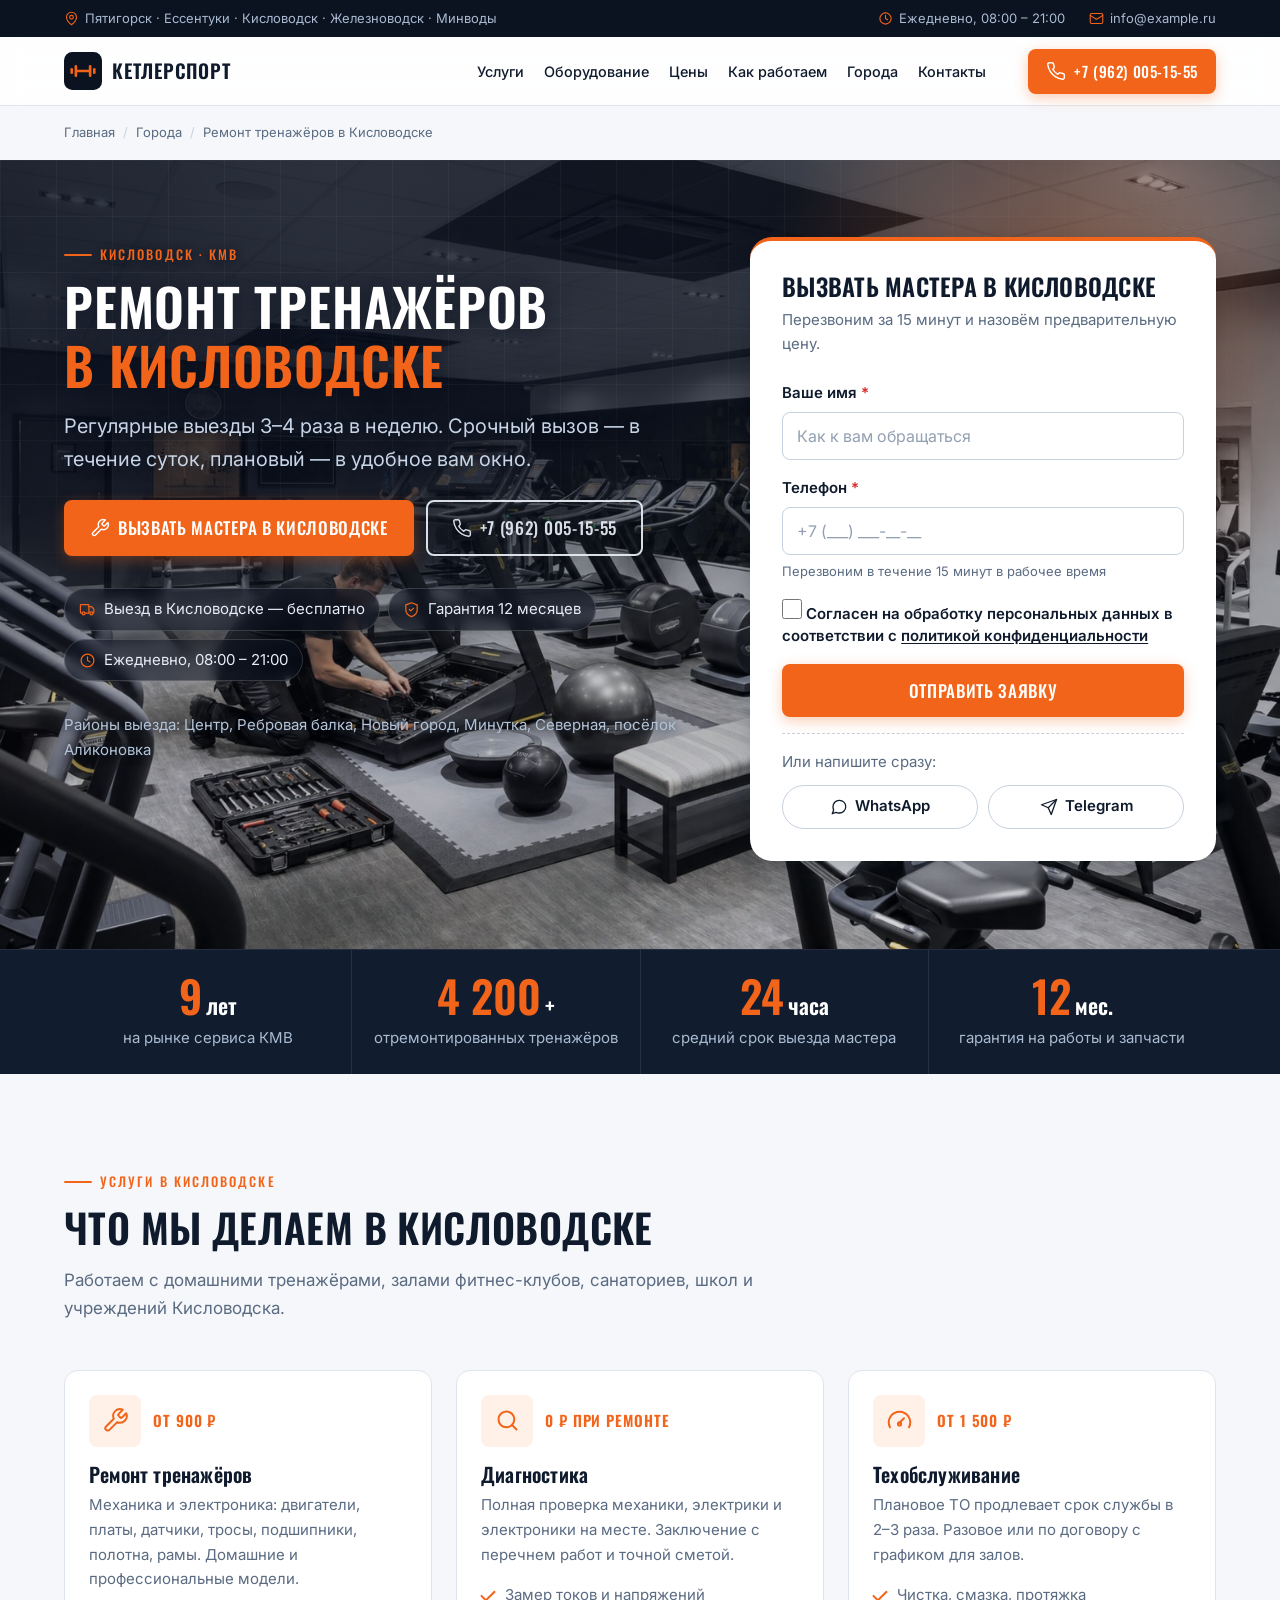
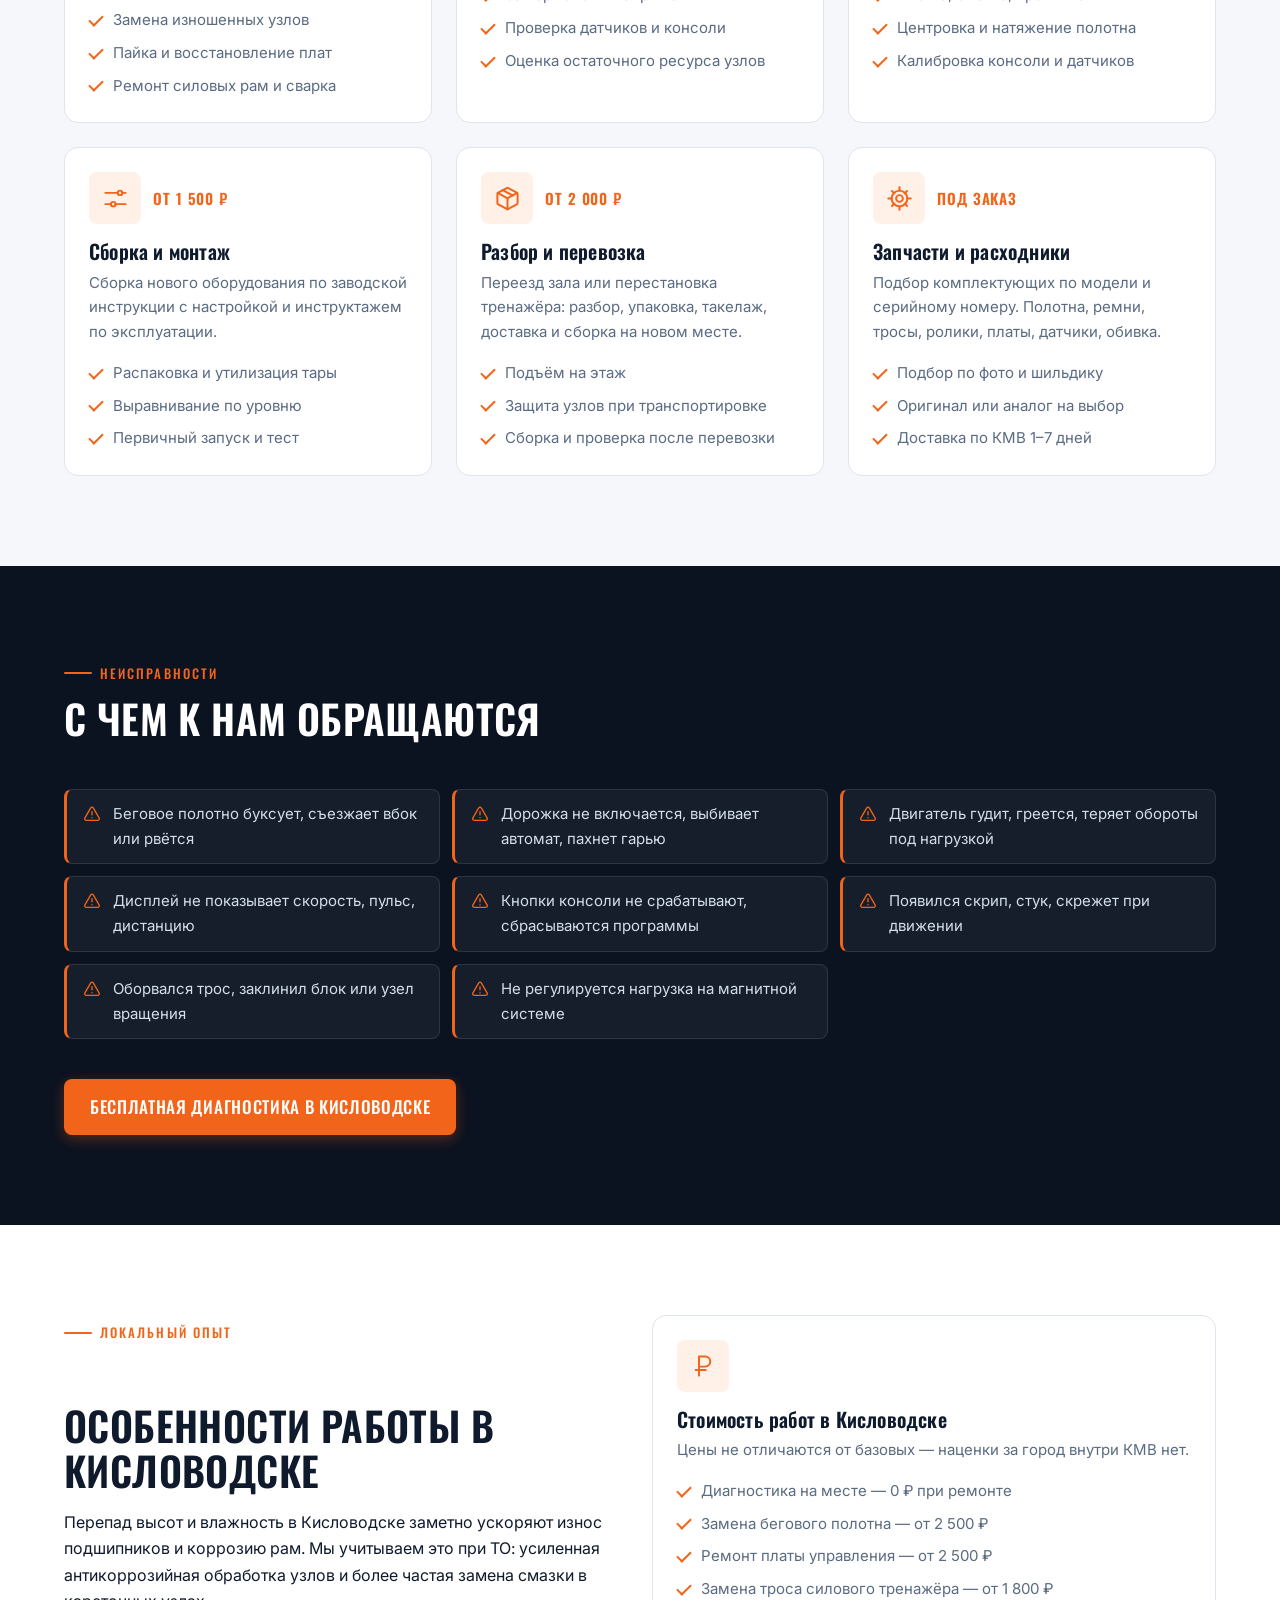
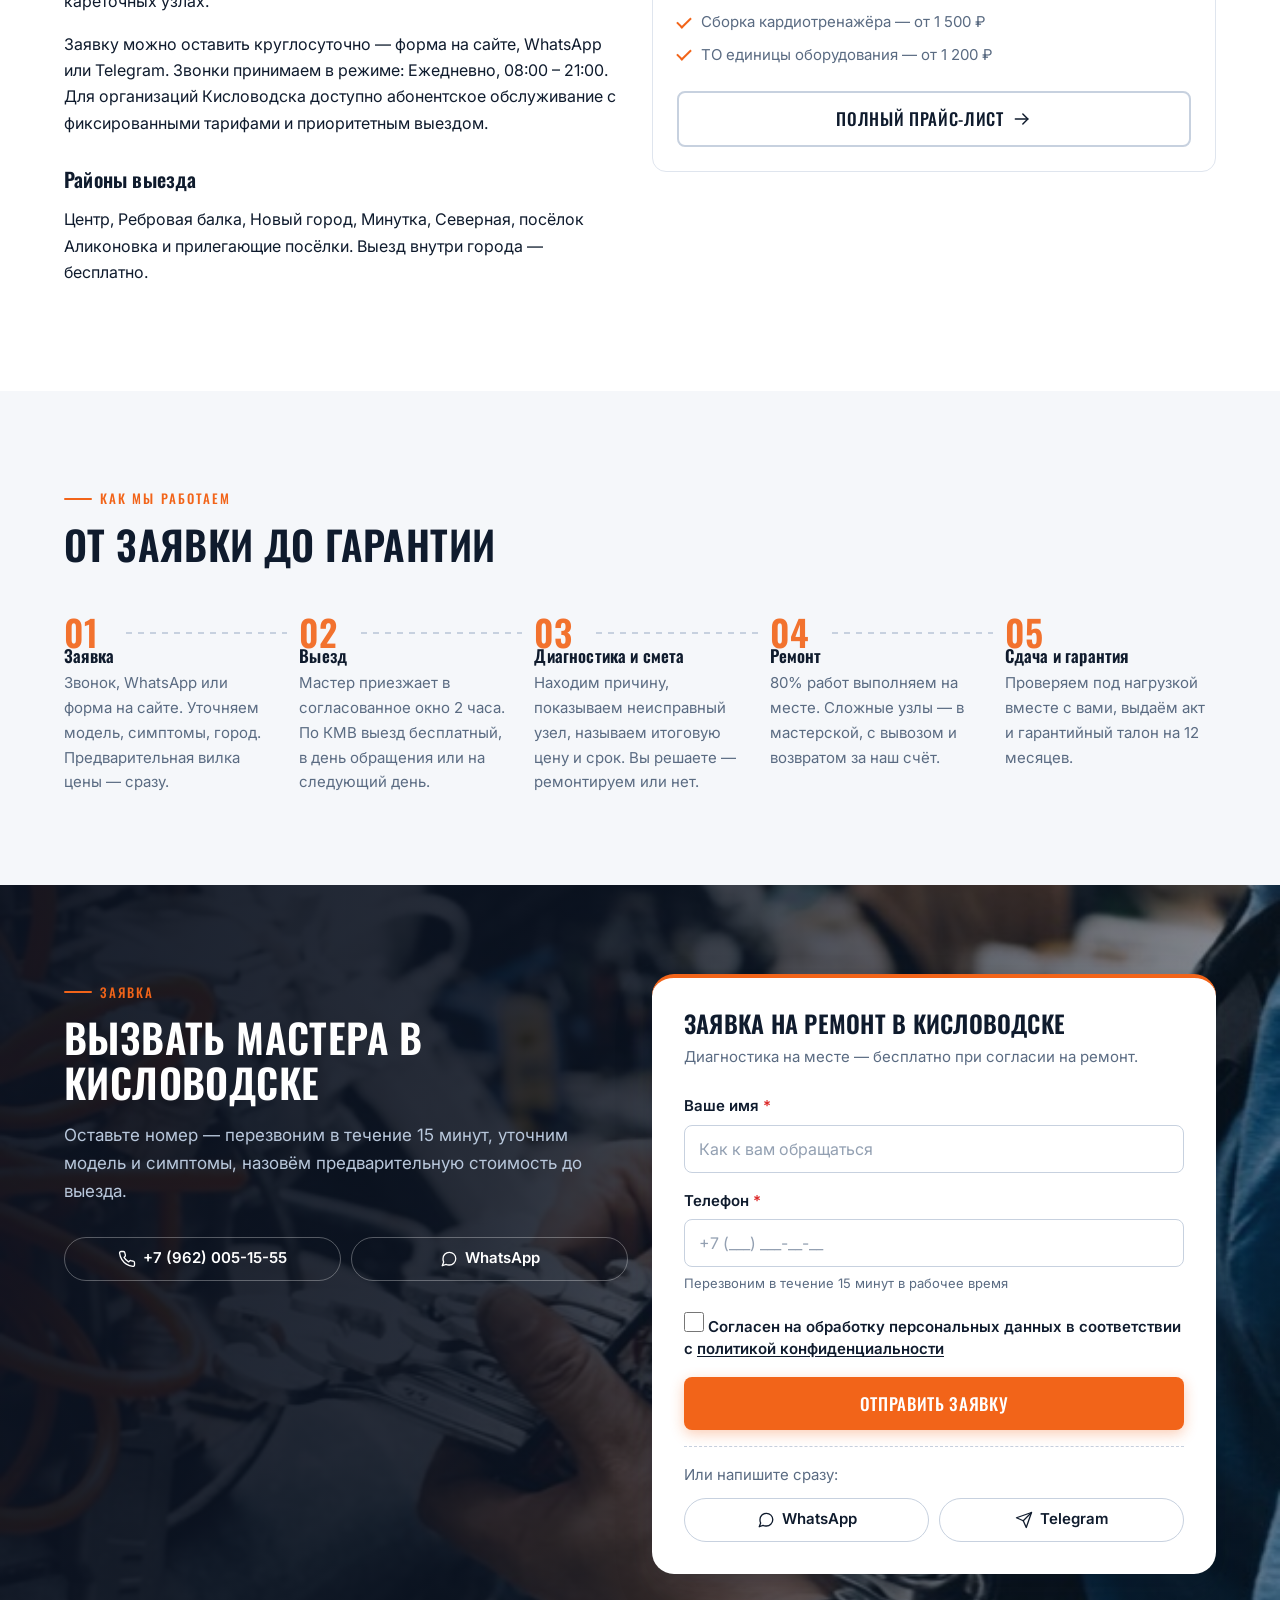
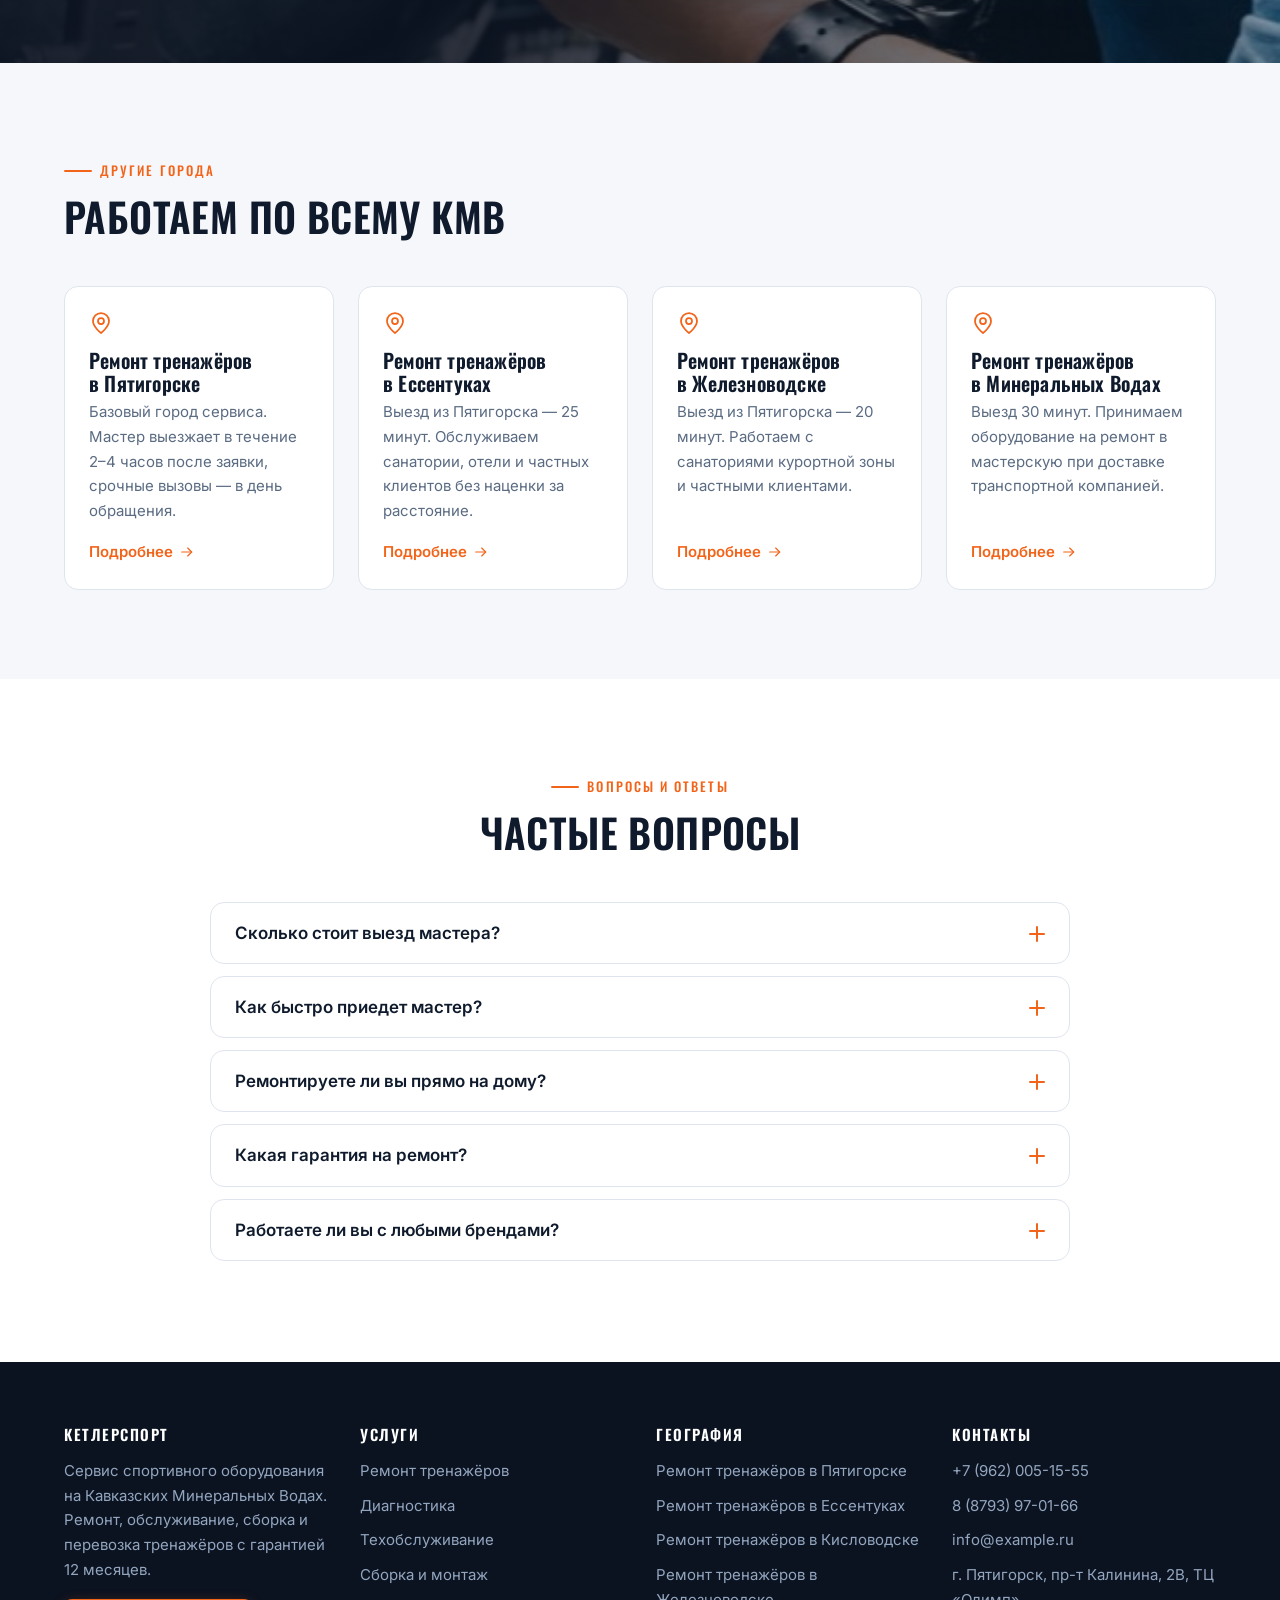
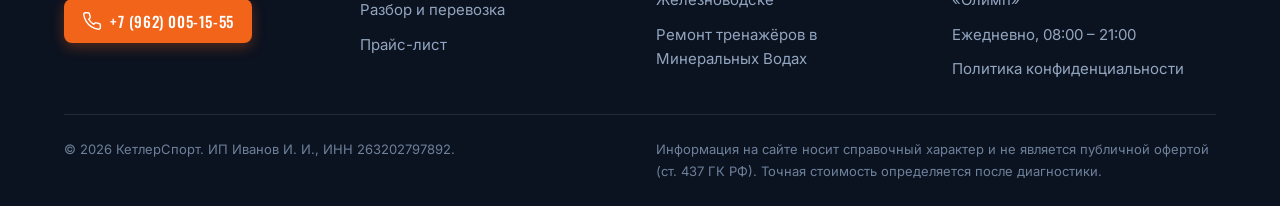
<file: remont-trenazherov-kislovodsk.html>
<!DOCTYPE html>
<html lang="ru">
<head>
<meta charset="utf-8">
<meta name="viewport" content="width=device-width, initial-scale=1">
<title>Ремонт тренажёров в Кисловодске — выезд мастера, гарантия 12 месяцев | КетлерСпорт</title>
<meta name="description" content="Ремонт спортивных тренажёров в Кисловодске: беговые дорожки, велотренажёры, эллипсоиды, силовые станции. Бесплатный выезд и диагностика, ремонт на дому, гарантия 12 месяцев. Телефон +7 (962) 005-15-55.">
<link rel="canonical" href="https://remtrenkmv.ru/remont-trenazherov-kislovodsk.html">

<meta property="og:type" content="website">
<meta property="og:site_name" content="КетлерСпорт">
<meta property="og:title" content="Ремонт тренажёров в Кисловодске — выезд мастера, гарантия 12 месяцев | КетлерСпорт">
<meta property="og:description" content="Ремонт спортивных тренажёров в Кисловодске: беговые дорожки, велотренажёры, эллипсоиды, силовые станции. Бесплатный выезд и диагностика, ремонт на дому, гарантия 12 месяцев. Телефон +7 (962) 005-15-55.">
<meta property="og:url" content="https://remtrenkmv.ru/remont-trenazherov-kislovodsk.html">
<meta property="og:locale" content="ru_RU">
<meta name="theme-color" content="#0B1220">
<meta name="format-detection" content="telephone=no">

<link rel="icon" href="assets/img/favicon.svg" type="image/svg+xml">
<link rel="apple-touch-icon" href="assets/img/favicon.svg">

<link rel="preconnect" href="https://fonts.googleapis.com">
<link rel="preconnect" href="https://fonts.gstatic.com" crossorigin>
<link rel="stylesheet" href="https://fonts.googleapis.com/css2?family=Oswald:wght@400;500;600&family=Inter:wght@400;500;600;700&display=swap">
<link rel="stylesheet" href="assets/css/style.css">

<script>document.documentElement.classList.add('js');</script>

<script type="application/ld+json">[{"@context": "https://schema.org", "@type": ["LocalBusiness", "HomeAndConstructionBusiness"], "name": "КетлерСпорт — ремонт тренажёров в Кисловодске", "description": "Ремонт тренажёров с выездом по всему Кавминводам", "url": "https://remtrenkmv.ru/remont-trenazherov-kislovodsk.html", "telephone": "+79620051555", "email": "info@example.ru", "priceRange": "₽₽", "image": "https://remtrenkmv.ru/assets/img/favicon.svg", "address": {"@type": "PostalAddress", "addressLocality": "Пятигорск", "addressRegion": "Ставропольский край", "addressCountry": "RU", "streetAddress": "г. Пятигорск, пр-т Калинина, 2В, ТЦ «Олимп»"}, "geo": {"@type": "GeoCoordinates", "latitude": "44.0601212", "longitude": "43.0701701"}, "openingHours": "Mo-Su 08:00-21:00", "areaServed": [{"@type": "City", "name": "Пятигорск"}, {"@type": "City", "name": "Ессентуки"}, {"@type": "City", "name": "Кисловодск"}, {"@type": "City", "name": "Железноводск"}, {"@type": "City", "name": "Минеральные Воды"}], "makesOffer": [{"@type": "Offer", "itemOffered": {"@type": "Service", "name": "Ремонт тренажёров", "description": "Механика и электроника: двигатели, платы, датчики, тросы, подшипники, полотна, рамы. Домашние и профессиональные модели."}}, {"@type": "Offer", "itemOffered": {"@type": "Service", "name": "Диагностика", "description": "Полная проверка механики, электрики и электроники на месте. Заключение с перечнем работ и точной сметой."}}, {"@type": "Offer", "itemOffered": {"@type": "Service", "name": "Техобслуживание", "description": "Плановое ТО продлевает срок службы в 2–3 раза. Разовое или по договору с графиком для залов."}}, {"@type": "Offer", "itemOffered": {"@type": "Service", "name": "Сборка и монтаж", "description": "Сборка нового оборудования по заводской инструкции с настройкой и инструктажем по эксплуатации."}}, {"@type": "Offer", "itemOffered": {"@type": "Service", "name": "Разбор и перевозка", "description": "Переезд зала или перестановка тренажёра: разбор, упаковка, такелаж, доставка и сборка на новом месте."}}, {"@type": "Offer", "itemOffered": {"@type": "Service", "name": "Запчасти и расходники", "description": "Подбор комплектующих по модели и серийному номеру. Полотна, ремни, тросы, ролики, платы, датчики, обивка."}}]},{"@context": "https://schema.org", "@type": "BreadcrumbList", "itemListElement": [{"@type": "ListItem", "position": 1, "name": "Главная", "item": "https://remtrenkmv.ru/"}, {"@type": "ListItem", "position": 2, "name": "Ремонт тренажёров в Кисловодске", "item": "https://remtrenkmv.ru/remont-trenazherov-kislovodsk.html"}]}]</script>
<!-- Счётчик не подключён: укажите brand.metrika_id в config.json -->
</head>
<body>
<!-- SVG-спрайт. Вставляется в начало <body>, иконки используются так:
     <svg class="icon" aria-hidden="true"><use href="#i-phone"></use></svg>
     Стиль: контурные иконки 24x24, толщина обводки 1.75 — задаётся в CSS (.icon).
     При желании можно заменить на Lucide/Heroicons, сохранив id. -->
<svg xmlns="http://www.w3.org/2000/svg" style="display:none" aria-hidden="true" focusable="false">

  <symbol id="i-phone" viewBox="0 0 24 24">
    <path d="M22 16.9v3a2 2 0 0 1-2.2 2 19.8 19.8 0 0 1-8.6-3.1 19.5 19.5 0 0 1-6-6A19.8 19.8 0 0 1 2.1 4.2 2 2 0 0 1 4.1 2h3a2 2 0 0 1 2 1.7c.1 1 .4 1.9.7 2.8a2 2 0 0 1-.5 2.1L8.1 9.9a16 16 0 0 0 6 6l1.3-1.3a2 2 0 0 1 2.1-.4c.9.3 1.8.6 2.8.7a2 2 0 0 1 1.7 2z"/>
  </symbol>

  <symbol id="i-mail" viewBox="0 0 24 24">
    <rect x="2" y="4" width="20" height="16" rx="2"/>
    <path d="m22 7-9 5.7a2 2 0 0 1-2 0L2 7"/>
  </symbol>

  <symbol id="i-chat" viewBox="0 0 24 24">
    <path d="M21 11.5a8.4 8.4 0 0 1-9 8.5 8.9 8.9 0 0 1-4-.9L3 21l1.9-5a8.4 8.4 0 0 1-.9-3.9 8.4 8.4 0 0 1 8.5-9 8.4 8.4 0 0 1 8.5 8.4z"/>
  </symbol>

  <symbol id="i-send" viewBox="0 0 24 24">
    <path d="M22 2 11 13"/>
    <path d="M22 2 15 22l-4-9-9-4z"/>
  </symbol>

  <symbol id="i-clock" viewBox="0 0 24 24">
    <circle cx="12" cy="12" r="9"/>
    <path d="M12 7v5l3.5 2"/>
  </symbol>

  <symbol id="i-pin" viewBox="0 0 24 24">
    <path d="M20 10c0 6-8 12-8 12s-8-6-8-12a8 8 0 0 1 16 0Z"/>
    <circle cx="12" cy="10" r="3"/>
  </symbol>

  <symbol id="i-truck" viewBox="0 0 24 24">
    <path d="M14 17V6a1 1 0 0 0-1-1H3a1 1 0 0 0-1 1v10a1 1 0 0 0 1 1h1"/>
    <path d="M14 8h3.6a1 1 0 0 1 .8.4l2.4 3.2a1 1 0 0 1 .2.6V16a1 1 0 0 1-1 1h-1"/>
    <path d="M9 17h5"/>
    <circle cx="6.5" cy="17.5" r="2"/>
    <circle cx="17.5" cy="17.5" r="2"/>
  </symbol>

  <symbol id="i-shield" viewBox="0 0 24 24">
    <path d="M12 22s8-3 8-9V5.5L12 2.5 4 5.5V13c0 6 8 9 8 9Z"/>
    <path d="m9 12 2 2 4-4"/>
  </symbol>

  <symbol id="i-wrench" viewBox="0 0 24 24">
    <path d="M14.7 6.3a1 1 0 0 0 0 1.4l1.6 1.6a1 1 0 0 0 1.4 0l3.8-3.8a6 6 0 0 1-8 7.9l-6.9 6.9a2.1 2.1 0 0 1-3-3l6.9-6.9a6 6 0 0 1 7.9-8z"/>
  </symbol>

  <symbol id="i-receipt" viewBox="0 0 24 24">
    <path d="M5 2v20l2-1.2L9 22l2-1.2L13 22l2-1.2L17 22l2-1.2V2l-2 1.2L15 2l-2 1.2L11 2 9 3.2 7 2Z"/>
    <path d="M9 8h6"/><path d="M9 12h6"/><path d="M9 16h3"/>
  </symbol>

  <symbol id="i-building" viewBox="0 0 24 24">
    <rect x="4" y="2" width="16" height="20" rx="1.5"/>
    <path d="M8 6h2"/><path d="M14 6h2"/>
    <path d="M8 10h2"/><path d="M14 10h2"/>
    <path d="M8 14h2"/><path d="M14 14h2"/>
    <path d="M10 22v-4h4v4"/>
  </symbol>

  <symbol id="i-search" viewBox="0 0 24 24">
    <circle cx="11" cy="11" r="7"/>
    <path d="m20 20-3.9-3.9"/>
  </symbol>

  <symbol id="i-gauge" viewBox="0 0 24 24">
    <path d="M3.5 18a9.5 9.5 0 1 1 17 0"/>
    <path d="m12 14 4-4"/>
    <circle cx="12" cy="15" r="1.4"/>
  </symbol>

  <symbol id="i-sliders" viewBox="0 0 24 24">
    <path d="M3 7h11"/><path d="M18 7h3"/><circle cx="16" cy="7" r="2"/>
    <path d="M3 17h5"/><path d="M12 17h9"/><circle cx="10" cy="17" r="2"/>
  </symbol>

  <symbol id="i-package" viewBox="0 0 24 24">
    <path d="M21 8a1.5 1.5 0 0 0-.8-1.3l-7.5-4a1.5 1.5 0 0 0-1.4 0l-7.5 4A1.5 1.5 0 0 0 3 8v8a1.5 1.5 0 0 0 .8 1.3l7.5 4a1.5 1.5 0 0 0 1.4 0l7.5-4A1.5 1.5 0 0 0 21 16Z"/>
    <path d="m3.3 7 8.7 4.8L20.7 7"/>
    <path d="M12 21.8V11.8"/>
    <path d="m7.5 4.4 9 4.9"/>
  </symbol>

  <symbol id="i-cog" viewBox="0 0 24 24">
    <circle cx="12" cy="12" r="3"/>
    <circle cx="12" cy="12" r="7"/>
    <path d="M12 2v3"/><path d="M12 19v3"/>
    <path d="M2 12h3"/><path d="M19 12h3"/>
    <path d="m5.3 5.3 2.1 2.1"/><path d="m16.6 16.6 2.1 2.1"/>
    <path d="m18.7 5.3-2.1 2.1"/><path d="m7.4 16.6-2.1 2.1"/>
  </symbol>

  <symbol id="i-menu" viewBox="0 0 24 24">
    <path d="M4 6h16"/><path d="M4 12h16"/><path d="M4 18h16"/>
  </symbol>

  <symbol id="i-close" viewBox="0 0 24 24">
    <path d="M6 6 18 18"/><path d="M18 6 6 18"/>
  </symbol>

  <symbol id="i-arrow-right" viewBox="0 0 24 24">
    <path d="M4 12h15"/><path d="m13 6 6 6-6 6"/>
  </symbol>

  <symbol id="i-arrow-up" viewBox="0 0 24 24">
    <path d="M12 19V5"/><path d="m5 12 7-7 7 7"/>
  </symbol>

  <symbol id="i-check" viewBox="0 0 24 24">
    <path d="M20 6 9 17l-5-5"/>
  </symbol>

  <symbol id="i-star" viewBox="0 0 24 24">
    <path d="m12 2.8 2.9 5.9 6.5.9-4.7 4.6 1.1 6.5-5.8-3-5.8 3 1.1-6.5L2.6 9.6l6.5-.9z"/>
  </symbol>

  <symbol id="i-alert" viewBox="0 0 24 24">
    <path d="M10.3 3.9 2.4 17.4A2 2 0 0 0 4.1 20.4h15.8a2 2 0 0 0 1.7-3L13.7 3.9a2 2 0 0 0-3.4 0Z"/>
    <path d="M12 9v4"/><path d="M12 17h.01"/>
  </symbol>

  <symbol id="i-info" viewBox="0 0 24 24">
    <circle cx="12" cy="12" r="9"/>
    <path d="M12 16v-5"/><path d="M12 8h.01"/>
  </symbol>

  <symbol id="i-home" viewBox="0 0 24 24">
    <path d="m3 10 9-7 9 7v10a1 1 0 0 1-1 1H4a1 1 0 0 1-1-1z"/>
    <path d="M10 21v-6h4v6"/>
  </symbol>

  <symbol id="i-dumbbell" viewBox="0 0 24 24">
    <path d="M6.5 6v12"/><path d="M17.5 6v12"/>
    <path d="M3 9v6"/><path d="M21 9v6"/>
    <path d="M6.5 12h11"/>
  </symbol>

  <symbol id="i-hotel" viewBox="0 0 24 24">
    <rect x="3" y="12" width="18" height="4" rx="1"/>
    <path d="M3 12V6"/>
    <path d="M7 12V9h6v3"/>
    <path d="M3 20v-4"/><path d="M21 20v-4"/>
  </symbol>

  <symbol id="i-school" viewBox="0 0 24 24">
    <path d="m2 9 10-5 10 5-10 5z"/>
    <path d="M6 11.5V17c0 1.5 2.7 3 6 3s6-1.5 6-3v-5.5"/>
  </symbol>

  <symbol id="i-store" viewBox="0 0 24 24">
    <path d="m3 9 1.6-5h14.8L21 9"/>
    <path d="M4 9v11h16V9"/>
    <path d="M9 20v-6h6v6"/>
  </symbol>

  <symbol id="i-office" viewBox="0 0 24 24">
    <rect x="2" y="7" width="20" height="13" rx="2"/>
    <path d="M9 7V5a1 1 0 0 1 1-1h4a1 1 0 0 1 1 1v2"/>
    <path d="M2 12h20"/>
  </symbol>

  <symbol id="i-treadmill" viewBox="0 0 24 24">
    <path d="M3 19h10a1 1 0 0 0 1-.7L17.5 8"/>
    <path d="M17.5 8H21"/>
    <path d="M21 8v11"/>
    <path d="M6 19v2"/><path d="M12 19v2"/>
  </symbol>

  <symbol id="i-bike" viewBox="0 0 24 24">
    <circle cx="5.5" cy="17" r="3.5"/>
    <circle cx="18.5" cy="17" r="3.5"/>
    <path d="M5.5 17 9 8h6l3.5 9"/>
    <path d="M7 8h4"/><path d="M14 8h3"/>
  </symbol>

  <symbol id="i-ellipse" viewBox="0 0 24 24">
    <ellipse cx="12" cy="15.5" rx="9" ry="4.5"/>
    <path d="M12 11V3"/>
    <path d="M8 3h8"/>
    <path d="M6 15.5h12"/>
  </symbol>

  <symbol id="i-rower" viewBox="0 0 24 24">
    <path d="M2 19h20"/>
    <path d="m7 19 1.5-5h4l1.5 5"/>
    <circle cx="18" cy="8.5" r="3"/>
    <path d="m15.2 9.8-6 3.2"/>
  </symbol>

  <symbol id="i-stepper" viewBox="0 0 24 24">
    <path d="M3 20h4v-4h4v-4h4V8h5"/>
    <path d="M3 20v-2"/>
  </symbol>

  <symbol id="i-weights" viewBox="0 0 24 24">
    <rect x="6" y="7" width="12" height="3" rx="1"/>
    <rect x="6" y="12" width="12" height="3" rx="1"/>
    <rect x="6" y="17" width="12" height="3" rx="1"/>
    <path d="M12 7V3"/><path d="M9 3h6"/>
  </symbol>

  <symbol id="i-station" viewBox="0 0 24 24">
    <path d="M4 3v18"/><path d="M20 3v18"/>
    <path d="M4 3h16"/>
    <path d="M4 12h7"/>
    <circle cx="15" cy="12" r="2.5"/>
    <path d="M20 21H4"/>
  </symbol>

  <symbol id="i-bench" viewBox="0 0 24 24">
    <rect x="5" y="8" width="14" height="4" rx="1.5"/>
    <path d="M7 12v8"/><path d="M17 12v8"/>
    <path d="M3 5h4"/><path d="M17 5h4"/>
  </symbol>

  <symbol id="i-file" viewBox="0 0 24 24">
    <path d="M14 2H7a2 2 0 0 0-2 2v16a2 2 0 0 0 2 2h10a2 2 0 0 0 2-2V7z"/>
    <path d="M14 2v5h5"/>
    <path d="M9 13h6"/><path d="M9 17h4"/>
  </symbol>

  <symbol id="i-ruble" viewBox="0 0 24 24">
    <path d="M8 21V4h5.5a4.5 4.5 0 0 1 0 9H8"/>
    <path d="M5 16h9"/>
  </symbol>
</svg>


<a class="skip-link" href="#main">Перейти к содержимому</a>

<div class="topbar">
  <div class="container topbar__inner">
    <span class="topbar__item topbar__cities">
      <svg class="icon" aria-hidden="true"><use href="#i-pin"></use></svg>
      Пятигорск · Ессентуки · Кисловодск · Железноводск · Минводы
    </span>
    <span class="topbar__item topbar__hours">
      <svg class="icon" aria-hidden="true"><use href="#i-clock"></use></svg>
      Ежедневно, 08:00 – 21:00
    </span>
    <a class="topbar__item topbar__mail" href="mailto:info@example.ru">
      <svg class="icon" aria-hidden="true"><use href="#i-mail"></use></svg>
      info@example.ru
    </a>
    <a class="topbar__item topbar__phone" href="tel:+79620051555">
      <svg class="icon" aria-hidden="true"><use href="#i-phone"></use></svg>
      +7 (962) 005-15-55
    </a>
  </div>
</div>

<header class="header">
  <div class="container header__inner">
    <a class="logo" href="index.html" aria-label="КетлерСпорт — на главную">
      <svg class="logo__mark" viewBox="0 0 64 64" aria-hidden="true">
        <rect width="64" height="64" rx="14" fill="#0B1220"/>
        <g fill="none" stroke="#F26419" stroke-width="4.5" stroke-linecap="round">
          <path d="M20 24v16M44 24v16M13 29v6M51 29v6M20 32h24"/>
        </g>
      </svg>
      <span class="logo__text">
        <span class="logo__name">КетлерСпорт</span>
        <span class="logo__sub">Ремонт спортивного оборудования</span>
      </span>
    </a>

    <button class="burger" type="button" data-burger aria-expanded="false" aria-controls="site-nav" aria-label="Меню">
      <svg class="icon burger__open" aria-hidden="true"><use href="#i-menu"></use></svg>
      <svg class="icon burger__close" aria-hidden="true"><use href="#i-close"></use></svg>
    </button>

    <nav class="nav" id="site-nav" data-nav aria-label="Основная навигация">
      <ul class="nav__list">
        <li><a class="nav__link" href="index.html#services">Услуги</a></li>
        <li><a class="nav__link" href="index.html#equipment">Оборудование</a></li>
        <li><a class="nav__link" href="index.html#prices">Цены</a></li>
        <li><a class="nav__link" href="index.html#process">Как работаем</a></li>
        <li><a class="nav__link" href="index.html#cities">Города</a></li>
        <li class="nav__item--compact"><a class="nav__link" href="index.html#faq">Вопросы</a></li>
        <li><a class="nav__link" href="index.html#contacts">Контакты</a></li>
        <li class="nav__cta"><a class="btn btn--primary btn--block" href="#lead" data-lead-cta>Вызвать мастера</a></li>
      </ul>
    </nav>

    <a class="btn btn--primary btn--sm header__phone" href="tel:+79620051555">
      <svg class="icon" aria-hidden="true"><use href="#i-phone"></use></svg>
      +7 (962) 005-15-55
    </a>
  </div>
</header>

<main id="main">
<nav class="breadcrumbs container" aria-label="Хлебные крошки">
  <ol>
    <li><a href="index.html">Главная</a></li>
    <li><a href="index.html#cities">Города</a></li>
    <li>Ремонт тренажёров в Кисловодске</li>
  </ol>
</nav>

<section class="hero">
  <div class="hero__bg">
    <img src="assets/img/photos/hero.jpg" alt="" width="1635" height="962" fetchpriority="high" decoding="async">
  </div>

  <div class="container hero__inner">
    <div>
      <span class="eyebrow">Кисловодск · КМВ</span>
      <h1>Ремонт тренажёров<br><mark>в Кисловодске</mark></h1>
      <p class="hero__lead">Регулярные выезды 3–4 раза в неделю. Срочный вызов — в течение суток, плановый — в удобное вам окно.</p>

      <div class="hero__actions">
        <a class="btn btn--primary" href="#lead" data-lead-cta>
          <svg class="icon" aria-hidden="true"><use href="#i-wrench"></use></svg>
          Вызвать мастера в Кисловодске
        </a>
        <a class="btn btn--ghost" href="tel:+79620051555">
          <svg class="icon" aria-hidden="true"><use href="#i-phone"></use></svg>
          +7 (962) 005-15-55
        </a>
      </div>

      <ul class="hero__badges">
        <li class="badge"><svg class="icon" aria-hidden="true"><use href="#i-truck"></use></svg> Выезд в Кисловодске — бесплатно</li>
        <li class="badge"><svg class="icon" aria-hidden="true"><use href="#i-shield"></use></svg> Гарантия 12 месяцев</li>
        <li class="badge"><svg class="icon" aria-hidden="true"><use href="#i-clock"></use></svg> Ежедневно, 08:00 – 21:00</li>
      </ul>

      <p class="hero__cities">Районы выезда: Центр, Ребровая балка, Новый город, Минутка, Северная, посёлок Аликоновка</p>
    </div>

    <div class="lead-card reveal">
  <h2>Вызвать мастера в Кисловодске</h2>
  <p class="lead-card__note">Перезвоним за 15 минут и назовём предварительную цену.</p>

  <form data-form data-endpoint="" method="post" action="#" novalidate>
    <input type="hidden" name="source" value="Кисловодск">
    <input type="text" name="company" tabindex="-1" autocomplete="off" class="visually-hidden" aria-hidden="true">

    <div class="field">
      <label for="hero-name">Ваше имя <span class="field__req" aria-hidden="true">*</span></label>
      <input class="input" id="hero-name" name="name" type="text" required
             autocomplete="name" placeholder="Как к вам обращаться">
      <span class="field__error" role="alert"></span>
    </div>

    <div class="field">
      <label for="hero-phone">Телефон <span class="field__req" aria-hidden="true">*</span></label>
      <input class="input" id="hero-phone" name="phone" type="tel" required
             autocomplete="tel" inputmode="tel" placeholder="+7 (___) ___-__-__">
      <span class="field__hint">Перезвоним в течение 15 минут в рабочее время</span>
      <span class="field__error" role="alert"></span>
    </div>

    <div class="field">
      <label class="check">
        <input type="checkbox" name="consent" required>
        <span>Согласен на обработку персональных данных в соответствии с
          <a href="privacy.html">политикой конфиденциальности</a></span>
      </label>
      <span class="field__error" role="alert"></span>
    </div>

    <button class="btn btn--primary btn--block" type="submit">Отправить заявку</button>

    <p class="form__status" role="status" aria-live="polite"></p>

    <div class="form__alt">
      <span>Или напишите сразу:</span>
      <a class="chip-link" href="https://wa.me/79620051555" target="_blank" rel="noopener">
        <svg class="icon" aria-hidden="true"><use href="#i-chat"></use></svg> WhatsApp
      </a>
      <a class="chip-link" href="https://t.me/ketlersport" target="_blank" rel="noopener">
        <svg class="icon" aria-hidden="true"><use href="#i-send"></use></svg> Telegram
      </a>
    </div>
  </form>
</div>
  </div>
</section>

<section class="stats" aria-label="Компания в цифрах">
  <div class="container">
    <div class="stats__grid"><div class="stat"><div class="stat__value"><span data-count="9">0</span><span class="stat__suffix">лет</span></div><div class="stat__label">на рынке сервиса КМВ</div></div>
<div class="stat"><div class="stat__value"><span data-count="4200">0</span><span class="stat__suffix">+</span></div><div class="stat__label">отремонтированных тренажёров</div></div>
<div class="stat"><div class="stat__value"><span data-count="24">0</span><span class="stat__suffix">часа</span></div><div class="stat__label">средний срок выезда мастера</div></div>
<div class="stat"><div class="stat__value"><span data-count="12">0</span><span class="stat__suffix">мес.</span></div><div class="stat__label">гарантия на работы и запчасти</div></div></div>
  </div>
</section>

<section class="section">
  <div class="container">
    <div class="section-head reveal">
      <span class="eyebrow">Услуги в Кисловодске</span>
      <h2>Что мы делаем в Кисловодске</h2>
      <p>Работаем с домашними тренажёрами, залами фитнес-клубов, санаториев,
         школ и учреждений Кисловодска.</p>
    </div>
    <div class="grid grid--3"><article class="card reveal" id="service-remont"><span class="card__icon"><svg class="icon" aria-hidden="true"><use href="#i-wrench"></use></svg></span><span class="card__price">от 900 ₽</span><h3>Ремонт тренажёров</h3><p>Механика и электроника: двигатели, платы, датчики, тросы, подшипники, полотна, рамы. Домашние и профессиональные модели.</p><ul class="card__list"><li>Замена изношенных узлов</li><li>Пайка и восстановление плат</li><li>Ремонт силовых рам и сварка</li></ul></article>
<article class="card reveal" id="service-diagnostika"><span class="card__icon"><svg class="icon" aria-hidden="true"><use href="#i-search"></use></svg></span><span class="card__price">0 ₽ при ремонте</span><h3>Диагностика</h3><p>Полная проверка механики, электрики и электроники на месте. Заключение с перечнем работ и точной сметой.</p><ul class="card__list"><li>Замер токов и напряжений</li><li>Проверка датчиков и консоли</li><li>Оценка остаточного ресурса узлов</li></ul></article>
<article class="card reveal" id="service-to"><span class="card__icon"><svg class="icon" aria-hidden="true"><use href="#i-gauge"></use></svg></span><span class="card__price">от 1 500 ₽</span><h3>Техобслуживание</h3><p>Плановое ТО продлевает срок службы в 2–3 раза. Разовое или по договору с графиком для залов.</p><ul class="card__list"><li>Чистка, смазка, протяжка</li><li>Центровка и натяжение полотна</li><li>Калибровка консоли и датчиков</li></ul></article>
<article class="card reveal" id="service-sborka"><span class="card__icon"><svg class="icon" aria-hidden="true"><use href="#i-sliders"></use></svg></span><span class="card__price">от 1 500 ₽</span><h3>Сборка и монтаж</h3><p>Сборка нового оборудования по заводской инструкции с настройкой и инструктажем по эксплуатации.</p><ul class="card__list"><li>Распаковка и утилизация тары</li><li>Выравнивание по уровню</li><li>Первичный запуск и тест</li></ul></article>
<article class="card reveal" id="service-perevozka"><span class="card__icon"><svg class="icon" aria-hidden="true"><use href="#i-package"></use></svg></span><span class="card__price">от 2 000 ₽</span><h3>Разбор и перевозка</h3><p>Переезд зала или перестановка тренажёра: разбор, упаковка, такелаж, доставка и сборка на новом месте.</p><ul class="card__list"><li>Подъём на этаж</li><li>Защита узлов при транспортировке</li><li>Сборка и проверка после перевозки</li></ul></article>
<article class="card reveal" id="service-zapchasti"><span class="card__icon"><svg class="icon" aria-hidden="true"><use href="#i-cog"></use></svg></span><span class="card__price">под заказ</span><h3>Запчасти и расходники</h3><p>Подбор комплектующих по модели и серийному номеру. Полотна, ремни, тросы, ролики, платы, датчики, обивка.</p><ul class="card__list"><li>Подбор по фото и шильдику</li><li>Оригинал или аналог на выбор</li><li>Доставка по КМВ 1–7 дней</li></ul></article></div>
  </div>
</section>

<section class="section section--dark">
  <div class="container">
    <div class="section-head reveal">
      <span class="eyebrow">Неисправности</span>
      <h2>С чем к нам обращаются</h2>
    </div>
    <ul class="failures reveal"><li><svg class="icon" aria-hidden="true"><use href="#i-alert"></use></svg><span>Беговое полотно буксует, съезжает вбок или рвётся</span></li>
<li><svg class="icon" aria-hidden="true"><use href="#i-alert"></use></svg><span>Дорожка не включается, выбивает автомат, пахнет гарью</span></li>
<li><svg class="icon" aria-hidden="true"><use href="#i-alert"></use></svg><span>Двигатель гудит, греется, теряет обороты под нагрузкой</span></li>
<li><svg class="icon" aria-hidden="true"><use href="#i-alert"></use></svg><span>Дисплей не показывает скорость, пульс, дистанцию</span></li>
<li><svg class="icon" aria-hidden="true"><use href="#i-alert"></use></svg><span>Кнопки консоли не срабатывают, сбрасываются программы</span></li>
<li><svg class="icon" aria-hidden="true"><use href="#i-alert"></use></svg><span>Появился скрип, стук, скрежет при движении</span></li>
<li><svg class="icon" aria-hidden="true"><use href="#i-alert"></use></svg><span>Оборвался трос, заклинил блок или узел вращения</span></li>
<li><svg class="icon" aria-hidden="true"><use href="#i-alert"></use></svg><span>Не регулируется нагрузка на магнитной системе</span></li></ul>
    <div style="margin-top:40px">
      <a class="btn btn--primary" href="#lead">Бесплатная диагностика в Кисловодске</a>
    </div>
  </div>
</section>

<section class="section section--alt">
  <div class="container">
    <div class="grid grid--2" style="align-items:start">
      <div class="prose reveal">
        <span class="eyebrow">Локальный опыт</span>
        <h2>Особенности работы в Кисловодске</h2>
        <p>Перепад высот и влажность в Кисловодске заметно ускоряют износ подшипников и коррозию рам. Мы учитываем это при ТО: усиленная антикоррозийная обработка узлов и более частая замена смазки в кареточных узлах.</p>
        <p>
          Заявку можно оставить круглосуточно — форма на сайте, WhatsApp или Telegram.
          Звонки принимаем в режиме: Ежедневно, 08:00 – 21:00. Для организаций Кисловодска доступно
          абонентское обслуживание с фиксированными тарифами и приоритетным выездом.
        </p>
        <h3>Районы выезда</h3>
        <p>Центр, Ребровая балка, Новый город, Минутка, Северная, посёлок Аликоновка и прилегающие посёлки. Выезд внутри города — бесплатно.</p>
      </div>

      <div class="reveal">
        <div class="card">
          <div class="card__icon"><svg class="icon" aria-hidden="true"><use href="#i-ruble"></use></svg></div>
          <h3>Стоимость работ в Кисловодске</h3>
          <p style="margin-bottom:16px">Цены не отличаются от базовых — наценки за город внутри КМВ нет.</p>
          <ul class="card__list">
            <li>Диагностика на месте — 0 ₽ при ремонте</li>
            <li>Замена бегового полотна — от 2 500 ₽</li>
            <li>Ремонт платы управления — от 2 500 ₽</li>
            <li>Замена троса силового тренажёра — от 1 800 ₽</li>
            <li>Сборка кардиотренажёра — от 1 500 ₽</li>
            <li>ТО единицы оборудования — от 1 200 ₽</li>
          </ul>
          <a class="btn btn--outline btn--block" style="margin-top:24px" href="index.html#prices">
            Полный прайс-лист
            <svg class="icon" aria-hidden="true"><use href="#i-arrow-right"></use></svg>
          </a>
        </div>
      </div>
    </div>
  </div>
</section>

<section class="section">
  <div class="container">
    <div class="section-head reveal">
      <span class="eyebrow">Как мы работаем</span>
      <h2>От заявки до гарантии</h2>
    </div>
    <div class="steps reveal"><div class="step"><h3>Заявка</h3><p>Звонок, WhatsApp или форма на сайте. Уточняем модель, симптомы, город. Предварительная вилка цены — сразу.</p></div>
<div class="step"><h3>Выезд</h3><p>Мастер приезжает в согласованное окно 2 часа. По КМВ выезд бесплатный, в день обращения или на следующий день.</p></div>
<div class="step"><h3>Диагностика и смета</h3><p>Находим причину, показываем неисправный узел, называем итоговую цену и срок. Вы решаете — ремонтируем или нет.</p></div>
<div class="step"><h3>Ремонт</h3><p>80% работ выполняем на месте. Сложные узлы — в мастерской, с вывозом и возвратом за наш счёт.</p></div>
<div class="step"><h3>Сдача и гарантия</h3><p>Проверяем под нагрузкой вместе с вами, выдаём акт и гарантийный талон на 12 месяцев.</p></div></div>
  </div>
</section>

<section class="section section--photo" id="lead">
  <div class="section__bg">
    <img src="assets/img/photos/master-tools.jpg"
         alt="" width="618" height="1100" loading="lazy" decoding="async">
  </div>

  <div class="container">
    <div class="grid grid--2" style="align-items:start">
      <div class="reveal">
        <span class="eyebrow">Заявка</span>
        <h2>Вызвать мастера в Кисловодске</h2>
        <p class="section__lead">
          Оставьте номер — перезвоним в течение 15 минут, уточним модель и симптомы,
          назовём предварительную стоимость до выезда.
        </p>
        <div class="form__alt form__alt--onphoto" style="border-top:none;padding-top:16px">
          <a class="chip-link" href="tel:+79620051555">
            <svg class="icon" aria-hidden="true"><use href="#i-phone"></use></svg> +7 (962) 005-15-55
          </a>
          <a class="chip-link" href="https://wa.me/79620051555" target="_blank" rel="noopener">
            <svg class="icon" aria-hidden="true"><use href="#i-chat"></use></svg> WhatsApp
          </a>
        </div>
      </div>
      <div class="lead-card reveal">
  <h2>Заявка на ремонт в Кисловодске</h2>
  <p class="lead-card__note">Диагностика на месте — бесплатно при согласии на ремонт.</p>

  <form data-form data-endpoint="" method="post" action="#" novalidate>
    <input type="hidden" name="source" value="Кисловодск">
    <input type="text" name="company" tabindex="-1" autocomplete="off" class="visually-hidden" aria-hidden="true">

    <div class="field">
      <label for="lead-name">Ваше имя <span class="field__req" aria-hidden="true">*</span></label>
      <input class="input" id="lead-name" name="name" type="text" required
             autocomplete="name" placeholder="Как к вам обращаться">
      <span class="field__error" role="alert"></span>
    </div>

    <div class="field">
      <label for="lead-phone">Телефон <span class="field__req" aria-hidden="true">*</span></label>
      <input class="input" id="lead-phone" name="phone" type="tel" required
             autocomplete="tel" inputmode="tel" placeholder="+7 (___) ___-__-__">
      <span class="field__hint">Перезвоним в течение 15 минут в рабочее время</span>
      <span class="field__error" role="alert"></span>
    </div>

    <div class="field">
      <label class="check">
        <input type="checkbox" name="consent" required>
        <span>Согласен на обработку персональных данных в соответствии с
          <a href="privacy.html">политикой конфиденциальности</a></span>
      </label>
      <span class="field__error" role="alert"></span>
    </div>

    <button class="btn btn--primary btn--block" type="submit">Отправить заявку</button>

    <p class="form__status" role="status" aria-live="polite"></p>

    <div class="form__alt">
      <span>Или напишите сразу:</span>
      <a class="chip-link" href="https://wa.me/79620051555" target="_blank" rel="noopener">
        <svg class="icon" aria-hidden="true"><use href="#i-chat"></use></svg> WhatsApp
      </a>
      <a class="chip-link" href="https://t.me/ketlersport" target="_blank" rel="noopener">
        <svg class="icon" aria-hidden="true"><use href="#i-send"></use></svg> Telegram
      </a>
    </div>
  </form>
</div>
    </div>
  </div>
</section>

<section class="section">
  <div class="container">
    <div class="section-head reveal">
      <span class="eyebrow">Другие города</span>
      <h2>Работаем по всему КМВ</h2>
    </div>
    <div class="grid grid--4"><a class="city-card reveal" href="remont-trenazherov-pyatigorsk.html"><span class="city-card__pin"><svg class="icon" aria-hidden="true"><use href="#i-pin"></use></svg></span><h3>Ремонт тренажёров<br>в Пятигорске</h3><p>Базовый город сервиса. Мастер выезжает в течение 2–4 часов после заявки, срочные вызовы — в день обращения.</p><span class="city-card__more">Подробнее <svg class="icon" aria-hidden="true"><use href="#i-arrow-right"></use></svg></span></a>
<a class="city-card reveal" href="remont-trenazherov-essentuki.html"><span class="city-card__pin"><svg class="icon" aria-hidden="true"><use href="#i-pin"></use></svg></span><h3>Ремонт тренажёров<br>в Ессентуках</h3><p>Выезд из Пятигорска — 25 минут. Обслуживаем санатории, отели и частных клиентов без наценки за расстояние.</p><span class="city-card__more">Подробнее <svg class="icon" aria-hidden="true"><use href="#i-arrow-right"></use></svg></span></a>
<a class="city-card reveal" href="remont-trenazherov-zheleznovodsk.html"><span class="city-card__pin"><svg class="icon" aria-hidden="true"><use href="#i-pin"></use></svg></span><h3>Ремонт тренажёров<br>в Железноводске</h3><p>Выезд из Пятигорска — 20 минут. Работаем с санаториями курортной зоны и частными клиентами.</p><span class="city-card__more">Подробнее <svg class="icon" aria-hidden="true"><use href="#i-arrow-right"></use></svg></span></a>
<a class="city-card reveal" href="remont-trenazherov-mineralnye-vody.html"><span class="city-card__pin"><svg class="icon" aria-hidden="true"><use href="#i-pin"></use></svg></span><h3>Ремонт тренажёров<br>в Минеральных Водах</h3><p>Выезд 30 минут. Принимаем оборудование на ремонт в мастерскую при доставке транспортной компанией.</p><span class="city-card__more">Подробнее <svg class="icon" aria-hidden="true"><use href="#i-arrow-right"></use></svg></span></a></div>
  </div>
</section>

<section class="section section--alt">
  <div class="container">
    <div class="section-head section-head--center reveal">
      <span class="eyebrow">Вопросы и ответы</span>
      <h2>Частые вопросы</h2>
    </div>
    <div class="faq" data-accordion><details class="faq__item"><summary><span>Сколько стоит выезд мастера?</span><span class="plus" aria-hidden="true"></span></summary><div class="faq__answer"><p>По Пятигорску, Ессентукам, Кисловодску, Железноводску и Минеральным Водам выезд и диагностика бесплатны, если вы соглашаетесь на ремонт. При отказе от ремонта диагностика оплачивается — 700 ₽. За пределы КМВ выезд рассчитывается индивидуально.</p></div></details>
<details class="faq__item"><summary><span>Как быстро приедет мастер?</span><span class="plus" aria-hidden="true"></span></summary><div class="faq__answer"><p>По Пятигорску и Железноводску — обычно в день обращения. По Ессентукам, Кисловодску и Минводам — в течение суток. Плановое обслуживание согласуем на удобную вам дату и время, включая выходные и вечерние часы.</p></div></details>
<details class="faq__item"><summary><span>Ремонтируете ли вы прямо на дому?</span><span class="plus" aria-hidden="true"></span></summary><div class="faq__answer"><p>Да, около 80% работ выполняется на месте — мастер приезжает с инструментом и запасом расходников. В мастерскую увозим только сложные узлы: платы управления, двигатели, консоли. Вывоз и возврат узла — за наш счёт.</p></div></details>
<details class="faq__item"><summary><span>Какая гарантия на ремонт?</span><span class="plus" aria-hidden="true"></span></summary><div class="faq__answer"><p>12 месяцев на выполненные работы и установленные нами запчасти. Гарантия оформляется письменно вместе с актом. Если неисправность повторилась — приезжаем повторно бесплатно.</p></div></details>
<details class="faq__item"><summary><span>Работаете ли вы с любыми брендами?</span><span class="plus" aria-hidden="true"></span></summary><div class="faq__answer"><p>Да. Обслуживаем и профессиональное оборудование (Technogym, Life Fitness, Precor, Matrix, Cybex), и бытовое (Kettler, Torneo, DFC, Bronze Gym, Oxygen и др.). Если модель редкая — подберём аналог запчасти или изготовим узел.</p></div></details></div>
  </div>
</section>

</main>

<footer class="footer">
  <div class="container">
    <div class="footer__grid">
      <div>
        <h4>КетлерСпорт</h4>
        <p style="margin-bottom:16px">Сервис спортивного оборудования на Кавказских Минеральных Водах. Ремонт, обслуживание, сборка и перевозка тренажёров с гарантией 12 месяцев.</p>
        <a class="btn btn--primary btn--sm" href="tel:+79620051555">
          <svg class="icon" aria-hidden="true"><use href="#i-phone"></use></svg>
          +7 (962) 005-15-55
        </a>
      </div>
      <div>
        <h4>Услуги</h4>
        <ul>
          <li><a href="index.html#services">Ремонт тренажёров</a></li>
          <li><a href="index.html#services">Диагностика</a></li>
          <li><a href="index.html#services">Техобслуживание</a></li>
          <li><a href="index.html#services">Сборка и монтаж</a></li>
          <li><a href="index.html#services">Разбор и перевозка</a></li>
          <li><a href="index.html#prices">Прайс-лист</a></li>
        </ul>
      </div>
      <div>
        <h4>География</h4>
        <ul><li><a href="remont-trenazherov-pyatigorsk.html">Ремонт тренажёров в Пятигорске</a></li>
<li><a href="remont-trenazherov-essentuki.html">Ремонт тренажёров в Ессентуках</a></li>
<li><a href="remont-trenazherov-kislovodsk.html">Ремонт тренажёров в Кисловодске</a></li>
<li><a href="remont-trenazherov-zheleznovodsk.html">Ремонт тренажёров в Железноводске</a></li>
<li><a href="remont-trenazherov-mineralnye-vody.html">Ремонт тренажёров в Минеральных Водах</a></li></ul>
      </div>
      <div>
        <h4>Контакты</h4>
        <ul>
          <li><a href="tel:+79620051555">+7 (962) 005-15-55</a></li>
          <li><a href="tel:+78793970166">8 (8793) 97-01-66</a></li>
          <li><a href="mailto:info@example.ru">info@example.ru</a></li>
          <li>г. Пятигорск, пр-т Калинина, 2В, ТЦ «Олимп»</li>
          <li>Ежедневно, 08:00 – 21:00</li>
          <li><a href="privacy.html">Политика конфиденциальности</a></li>
        </ul>
      </div>
    </div>
    <div class="footer__bottom">
      <span>© 2026 КетлерСпорт. ИП Иванов И. И., ИНН 263202797892.</span>
      <span class="footer__disclaimer">Информация на сайте носит справочный характер и не является публичной офертой (ст. 437 ГК РФ). Точная стоимость определяется после диагностики.</span>
    </div>
  </div>
</footer>

<div class="callbar" data-callbar>
  <a href="tel:+79620051555">
    <svg class="icon" aria-hidden="true"><use href="#i-phone"></use></svg>
    Позвонить
  </a>
  <a href="https://wa.me/79620051555" target="_blank" rel="noopener">
    <svg class="icon" aria-hidden="true"><use href="#i-chat"></use></svg>
    WhatsApp
  </a>
</div>

<button class="to-top" type="button" data-to-top aria-label="Наверх">
  <svg class="icon" aria-hidden="true"><use href="#i-arrow-up"></use></svg>
</button>

<!-- Форма во всплывающем окне. На мобильном она заменяет карточку в первом
     экране: та занимала весь экран и закрывала фотографию. Если JS не работает
     или <dialog> не поддерживается, кнопки просто ведут якорем на блок «Заявка». -->
<dialog class="modal" id="lead-modal" aria-label="Вызвать мастера">
  <button class="modal__close" type="button" data-modal-close aria-label="Закрыть окно">
    <svg class="icon" aria-hidden="true"><use href="#i-close"></use></svg>
  </button>
  <div class="lead-card">
  <h2>Вызвать мастера в Кисловодске</h2>
  <p class="lead-card__note">Перезвоним в течение 15 минут. Диагностика бесплатно.</p>

  <form data-form data-endpoint="" method="post" action="#" novalidate>
    <input type="hidden" name="source" value="Кисловодск">
    <input type="text" name="company" tabindex="-1" autocomplete="off" class="visually-hidden" aria-hidden="true">

    <div class="field">
      <label for="modal-name">Ваше имя <span class="field__req" aria-hidden="true">*</span></label>
      <input class="input" id="modal-name" name="name" type="text" required
             autocomplete="name" placeholder="Как к вам обращаться">
      <span class="field__error" role="alert"></span>
    </div>

    <div class="field">
      <label for="modal-phone">Телефон <span class="field__req" aria-hidden="true">*</span></label>
      <input class="input" id="modal-phone" name="phone" type="tel" required
             autocomplete="tel" inputmode="tel" placeholder="+7 (___) ___-__-__">
      <span class="field__hint">Перезвоним в течение 15 минут в рабочее время</span>
      <span class="field__error" role="alert"></span>
    </div>

    <div class="field">
      <label class="check">
        <input type="checkbox" name="consent" required>
        <span>Согласен на обработку персональных данных в соответствии с
          <a href="privacy.html">политикой конфиденциальности</a></span>
      </label>
      <span class="field__error" role="alert"></span>
    </div>

    <button class="btn btn--primary btn--block" type="submit">Отправить заявку</button>

    <p class="form__status" role="status" aria-live="polite"></p>

    <div class="form__alt">
      <span>Или напишите сразу:</span>
      <a class="chip-link" href="https://wa.me/79620051555" target="_blank" rel="noopener">
        <svg class="icon" aria-hidden="true"><use href="#i-chat"></use></svg> WhatsApp
      </a>
      <a class="chip-link" href="https://t.me/ketlersport" target="_blank" rel="noopener">
        <svg class="icon" aria-hidden="true"><use href="#i-send"></use></svg> Telegram
      </a>
    </div>
  </form>
</div>
</dialog>

<script src="assets/js/main.js" defer></script>

</body>
</html>
</file>
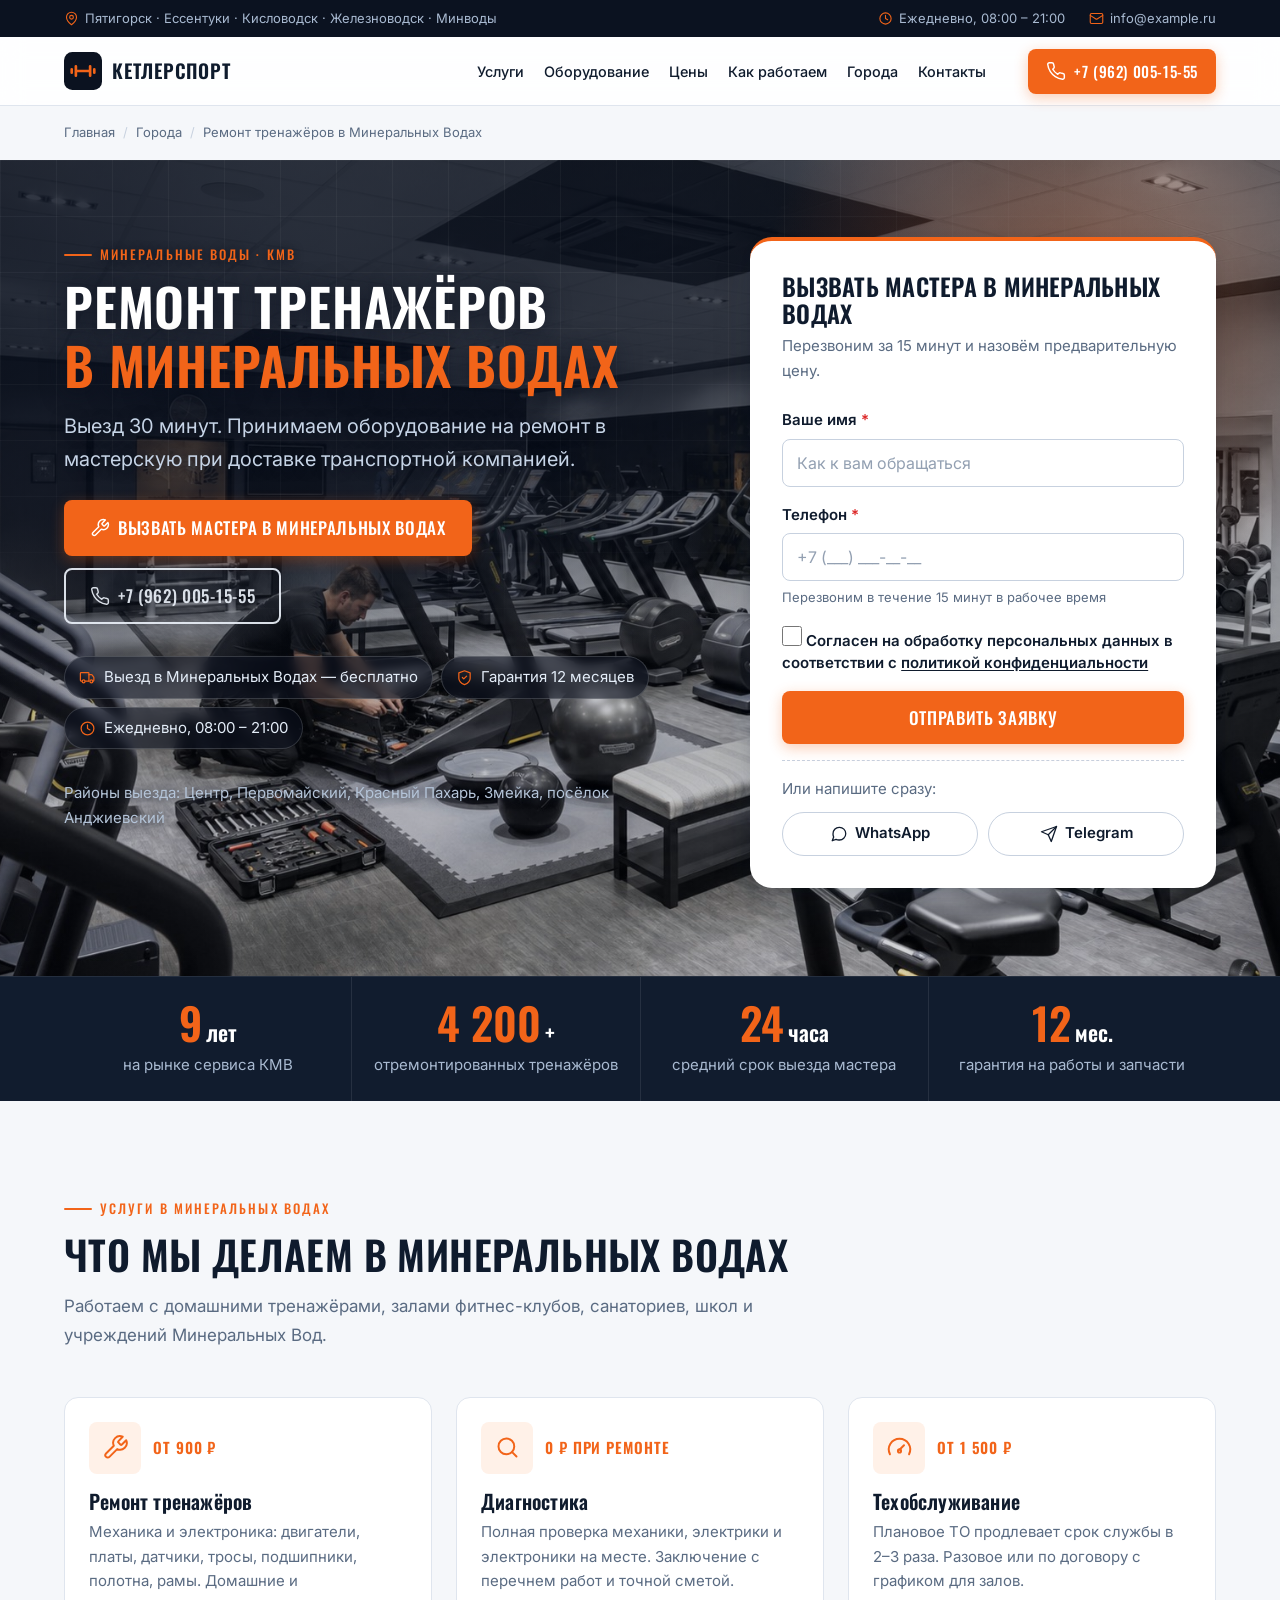
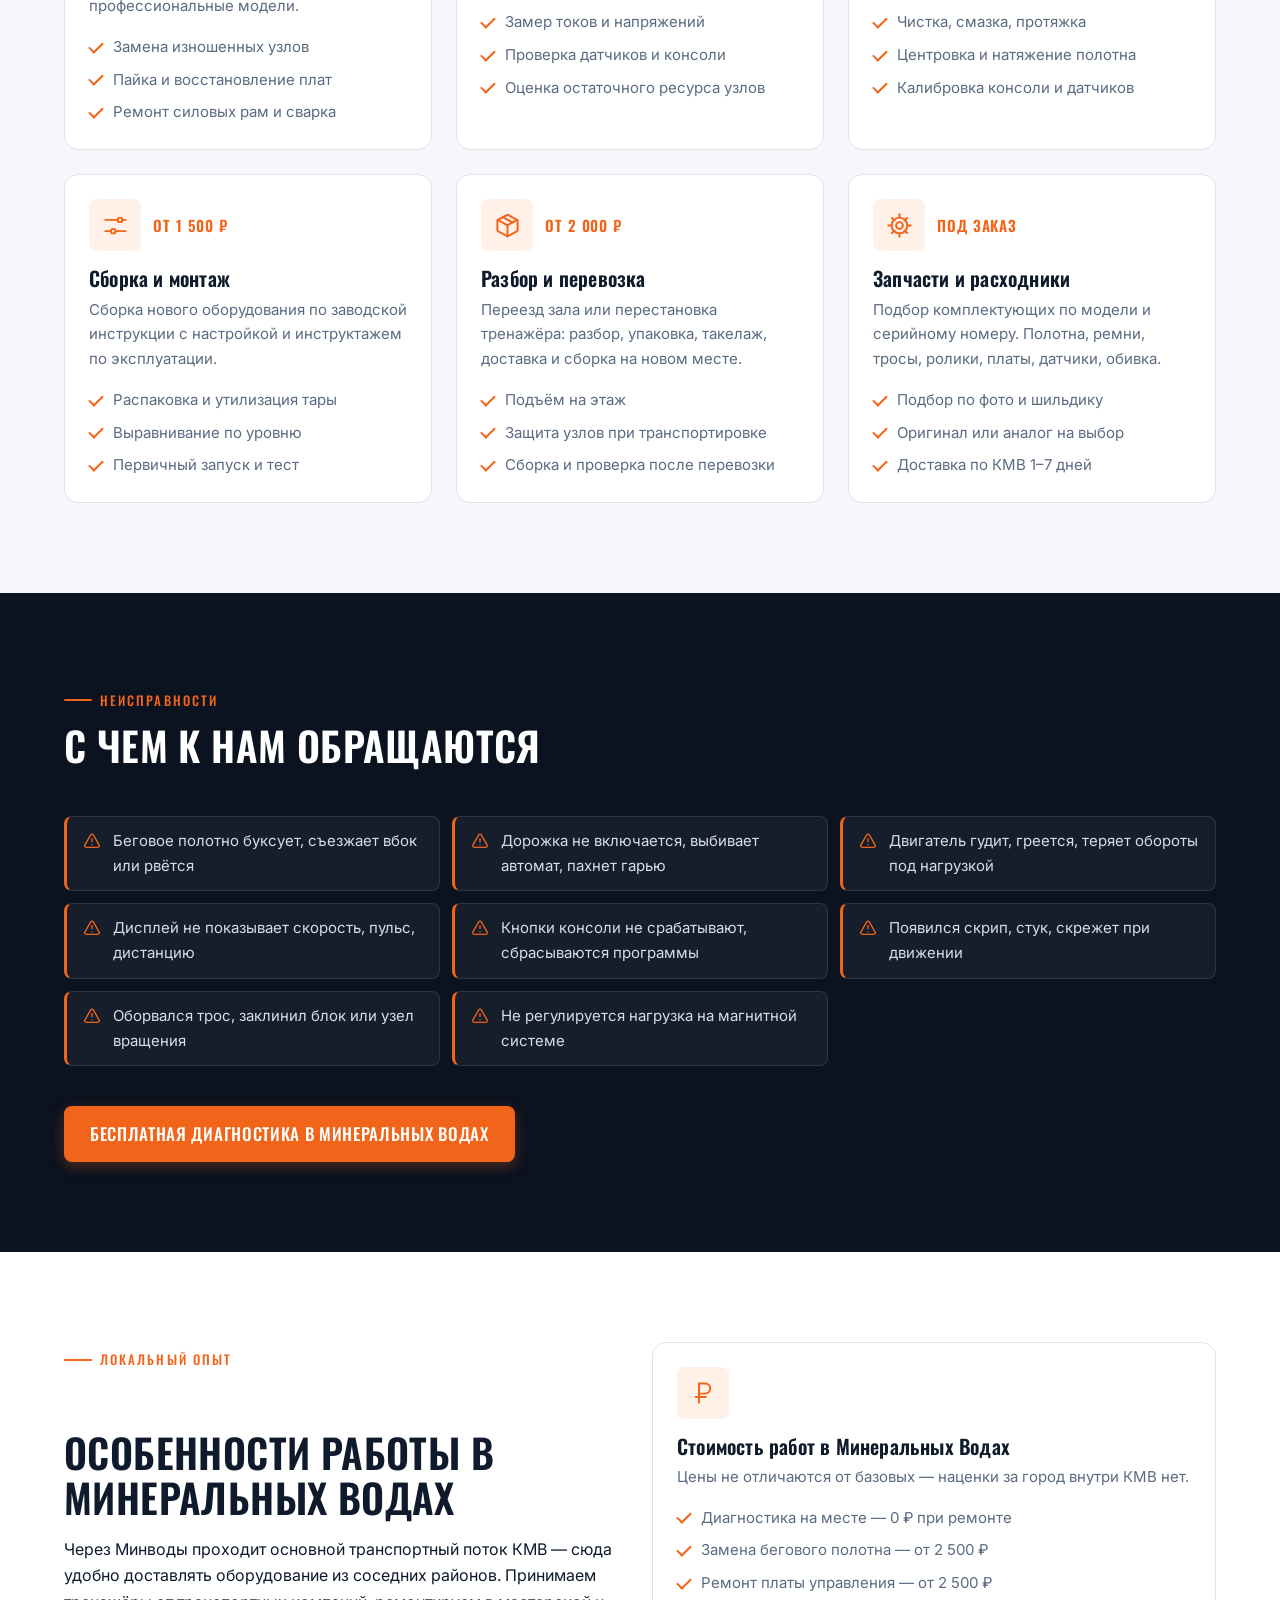
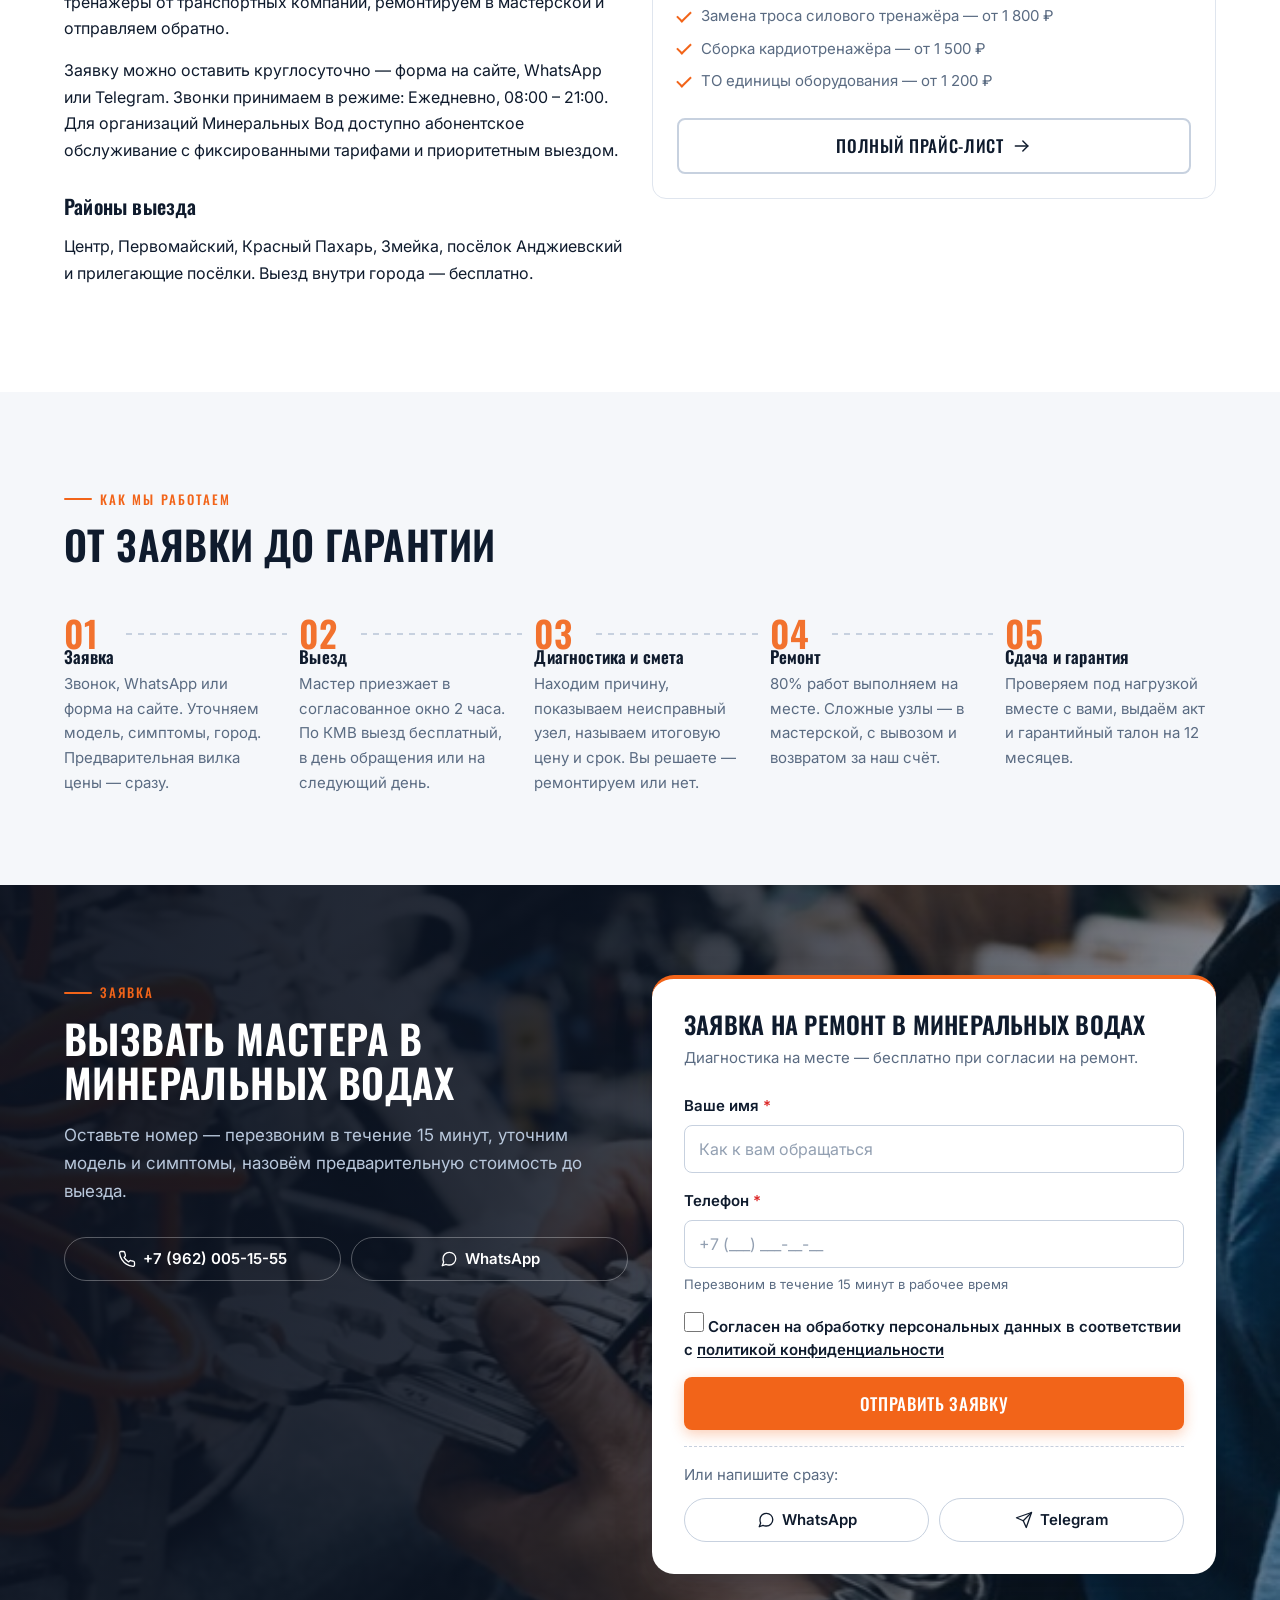
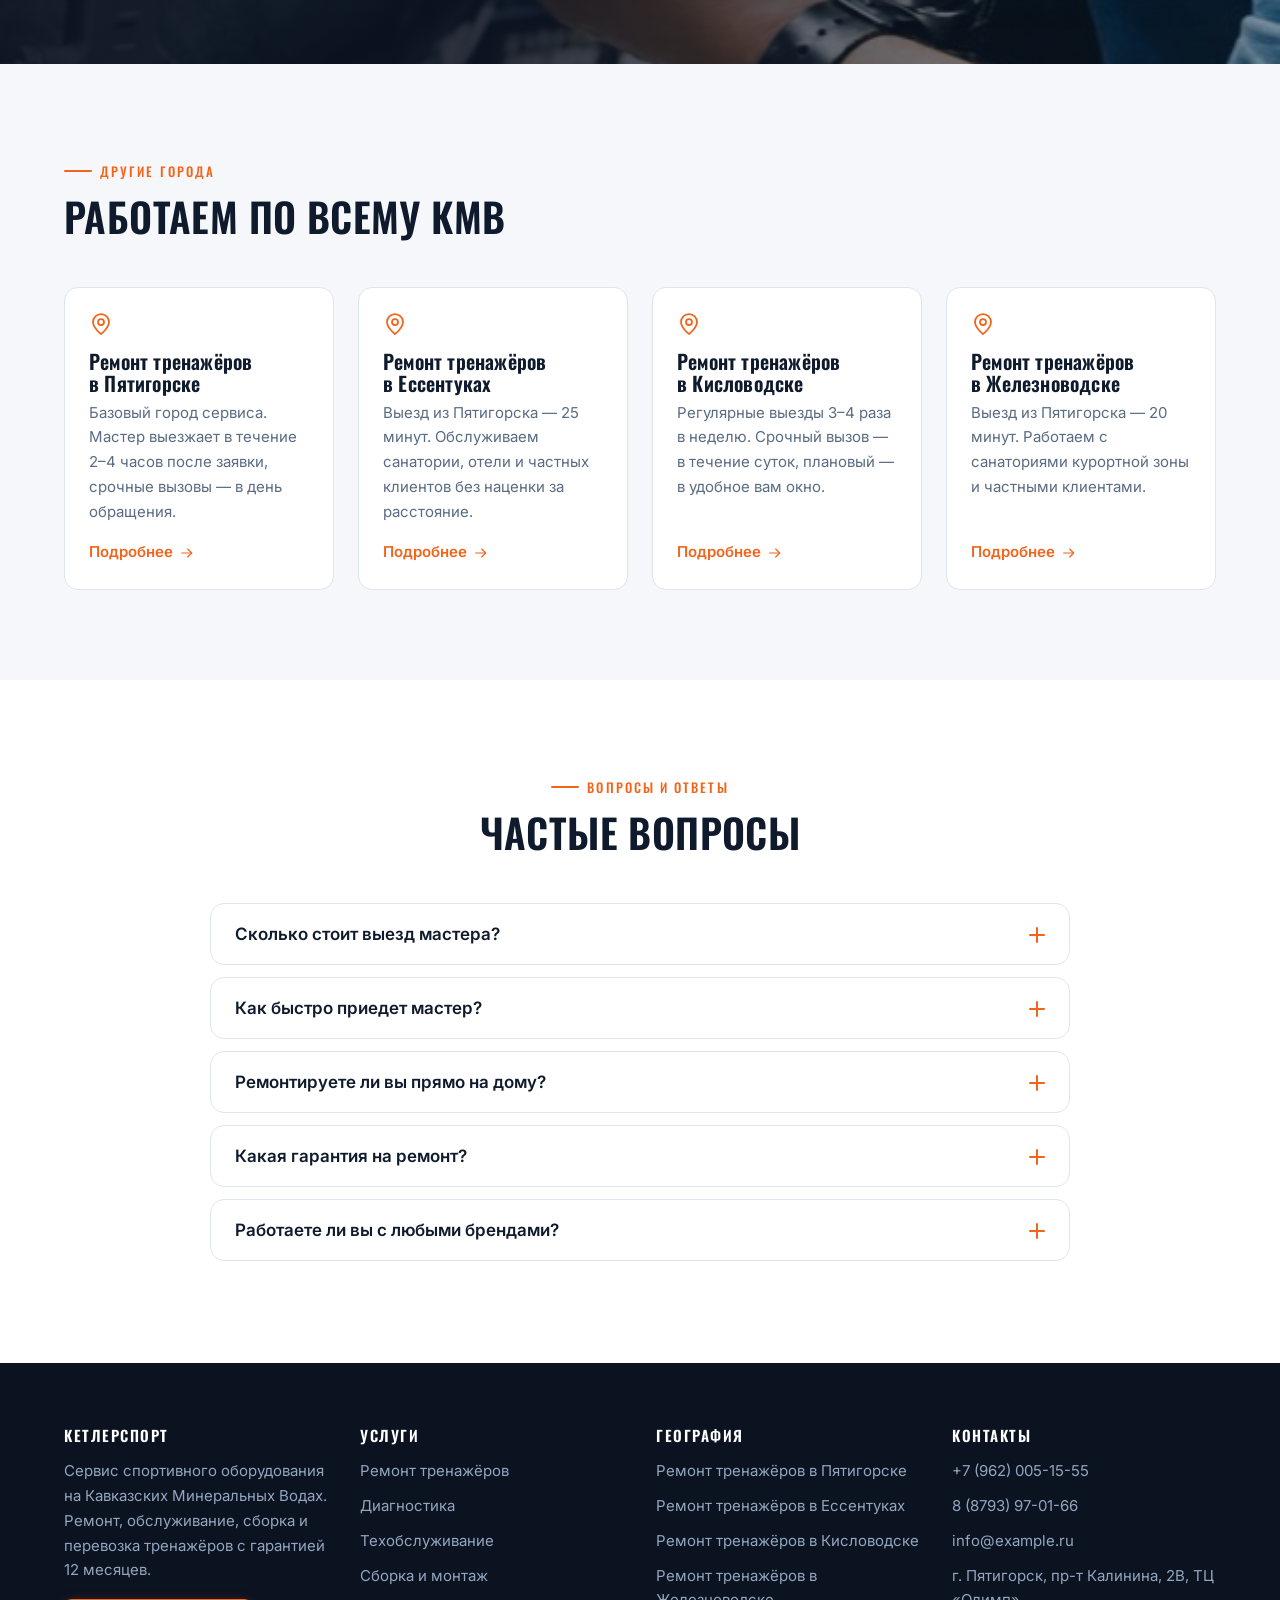
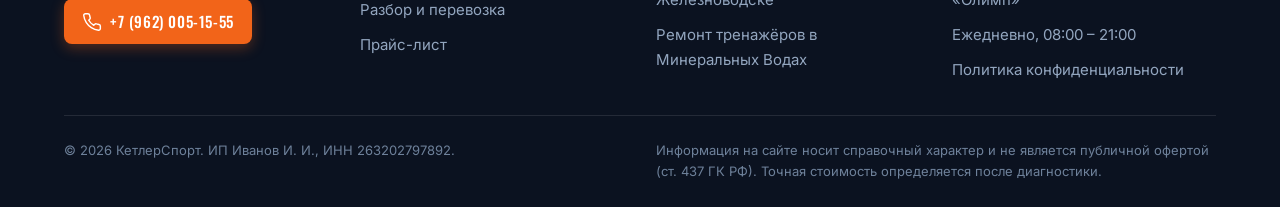
<file: remont-trenazherov-mineralnye-vody.html>
<!DOCTYPE html>
<html lang="ru">
<head>
<meta charset="utf-8">
<meta name="viewport" content="width=device-width, initial-scale=1">
<title>Ремонт тренажёров в Минеральных Водах — выезд мастера, гарантия 12 месяцев | КетлерСпорт</title>
<meta name="description" content="Ремонт спортивных тренажёров в Минеральных Водах: беговые дорожки, велотренажёры, эллипсоиды, силовые станции. Бесплатный выезд и диагностика, ремонт на дому, гарантия 12 месяцев. Телефон +7 (962) 005-15-55.">
<link rel="canonical" href="https://remtrenkmv.ru/remont-trenazherov-mineralnye-vody.html">

<meta property="og:type" content="website">
<meta property="og:site_name" content="КетлерСпорт">
<meta property="og:title" content="Ремонт тренажёров в Минеральных Водах — выезд мастера, гарантия 12 месяцев | КетлерСпорт">
<meta property="og:description" content="Ремонт спортивных тренажёров в Минеральных Водах: беговые дорожки, велотренажёры, эллипсоиды, силовые станции. Бесплатный выезд и диагностика, ремонт на дому, гарантия 12 месяцев. Телефон +7 (962) 005-15-55.">
<meta property="og:url" content="https://remtrenkmv.ru/remont-trenazherov-mineralnye-vody.html">
<meta property="og:locale" content="ru_RU">
<meta name="theme-color" content="#0B1220">
<meta name="format-detection" content="telephone=no">

<link rel="icon" href="assets/img/favicon.svg" type="image/svg+xml">
<link rel="apple-touch-icon" href="assets/img/favicon.svg">

<link rel="preconnect" href="https://fonts.googleapis.com">
<link rel="preconnect" href="https://fonts.gstatic.com" crossorigin>
<link rel="stylesheet" href="https://fonts.googleapis.com/css2?family=Oswald:wght@400;500;600&family=Inter:wght@400;500;600;700&display=swap">
<link rel="stylesheet" href="assets/css/style.css">

<script>document.documentElement.classList.add('js');</script>

<script type="application/ld+json">[{"@context": "https://schema.org", "@type": ["LocalBusiness", "HomeAndConstructionBusiness"], "name": "КетлерСпорт — ремонт тренажёров в Минеральных Водах", "description": "Ремонт тренажёров с выездом по всему Кавминводам", "url": "https://remtrenkmv.ru/remont-trenazherov-mineralnye-vody.html", "telephone": "+79620051555", "email": "info@example.ru", "priceRange": "₽₽", "image": "https://remtrenkmv.ru/assets/img/favicon.svg", "address": {"@type": "PostalAddress", "addressLocality": "Пятигорск", "addressRegion": "Ставропольский край", "addressCountry": "RU", "streetAddress": "г. Пятигорск, пр-т Калинина, 2В, ТЦ «Олимп»"}, "geo": {"@type": "GeoCoordinates", "latitude": "44.0601212", "longitude": "43.0701701"}, "openingHours": "Mo-Su 08:00-21:00", "areaServed": [{"@type": "City", "name": "Пятигорск"}, {"@type": "City", "name": "Ессентуки"}, {"@type": "City", "name": "Кисловодск"}, {"@type": "City", "name": "Железноводск"}, {"@type": "City", "name": "Минеральные Воды"}], "makesOffer": [{"@type": "Offer", "itemOffered": {"@type": "Service", "name": "Ремонт тренажёров", "description": "Механика и электроника: двигатели, платы, датчики, тросы, подшипники, полотна, рамы. Домашние и профессиональные модели."}}, {"@type": "Offer", "itemOffered": {"@type": "Service", "name": "Диагностика", "description": "Полная проверка механики, электрики и электроники на месте. Заключение с перечнем работ и точной сметой."}}, {"@type": "Offer", "itemOffered": {"@type": "Service", "name": "Техобслуживание", "description": "Плановое ТО продлевает срок службы в 2–3 раза. Разовое или по договору с графиком для залов."}}, {"@type": "Offer", "itemOffered": {"@type": "Service", "name": "Сборка и монтаж", "description": "Сборка нового оборудования по заводской инструкции с настройкой и инструктажем по эксплуатации."}}, {"@type": "Offer", "itemOffered": {"@type": "Service", "name": "Разбор и перевозка", "description": "Переезд зала или перестановка тренажёра: разбор, упаковка, такелаж, доставка и сборка на новом месте."}}, {"@type": "Offer", "itemOffered": {"@type": "Service", "name": "Запчасти и расходники", "description": "Подбор комплектующих по модели и серийному номеру. Полотна, ремни, тросы, ролики, платы, датчики, обивка."}}]},{"@context": "https://schema.org", "@type": "BreadcrumbList", "itemListElement": [{"@type": "ListItem", "position": 1, "name": "Главная", "item": "https://remtrenkmv.ru/"}, {"@type": "ListItem", "position": 2, "name": "Ремонт тренажёров в Минеральных Водах", "item": "https://remtrenkmv.ru/remont-trenazherov-mineralnye-vody.html"}]}]</script>
<!-- Счётчик не подключён: укажите brand.metrika_id в config.json -->
</head>
<body>
<!-- SVG-спрайт. Вставляется в начало <body>, иконки используются так:
     <svg class="icon" aria-hidden="true"><use href="#i-phone"></use></svg>
     Стиль: контурные иконки 24x24, толщина обводки 1.75 — задаётся в CSS (.icon).
     При желании можно заменить на Lucide/Heroicons, сохранив id. -->
<svg xmlns="http://www.w3.org/2000/svg" style="display:none" aria-hidden="true" focusable="false">

  <symbol id="i-phone" viewBox="0 0 24 24">
    <path d="M22 16.9v3a2 2 0 0 1-2.2 2 19.8 19.8 0 0 1-8.6-3.1 19.5 19.5 0 0 1-6-6A19.8 19.8 0 0 1 2.1 4.2 2 2 0 0 1 4.1 2h3a2 2 0 0 1 2 1.7c.1 1 .4 1.9.7 2.8a2 2 0 0 1-.5 2.1L8.1 9.9a16 16 0 0 0 6 6l1.3-1.3a2 2 0 0 1 2.1-.4c.9.3 1.8.6 2.8.7a2 2 0 0 1 1.7 2z"/>
  </symbol>

  <symbol id="i-mail" viewBox="0 0 24 24">
    <rect x="2" y="4" width="20" height="16" rx="2"/>
    <path d="m22 7-9 5.7a2 2 0 0 1-2 0L2 7"/>
  </symbol>

  <symbol id="i-chat" viewBox="0 0 24 24">
    <path d="M21 11.5a8.4 8.4 0 0 1-9 8.5 8.9 8.9 0 0 1-4-.9L3 21l1.9-5a8.4 8.4 0 0 1-.9-3.9 8.4 8.4 0 0 1 8.5-9 8.4 8.4 0 0 1 8.5 8.4z"/>
  </symbol>

  <symbol id="i-send" viewBox="0 0 24 24">
    <path d="M22 2 11 13"/>
    <path d="M22 2 15 22l-4-9-9-4z"/>
  </symbol>

  <symbol id="i-clock" viewBox="0 0 24 24">
    <circle cx="12" cy="12" r="9"/>
    <path d="M12 7v5l3.5 2"/>
  </symbol>

  <symbol id="i-pin" viewBox="0 0 24 24">
    <path d="M20 10c0 6-8 12-8 12s-8-6-8-12a8 8 0 0 1 16 0Z"/>
    <circle cx="12" cy="10" r="3"/>
  </symbol>

  <symbol id="i-truck" viewBox="0 0 24 24">
    <path d="M14 17V6a1 1 0 0 0-1-1H3a1 1 0 0 0-1 1v10a1 1 0 0 0 1 1h1"/>
    <path d="M14 8h3.6a1 1 0 0 1 .8.4l2.4 3.2a1 1 0 0 1 .2.6V16a1 1 0 0 1-1 1h-1"/>
    <path d="M9 17h5"/>
    <circle cx="6.5" cy="17.5" r="2"/>
    <circle cx="17.5" cy="17.5" r="2"/>
  </symbol>

  <symbol id="i-shield" viewBox="0 0 24 24">
    <path d="M12 22s8-3 8-9V5.5L12 2.5 4 5.5V13c0 6 8 9 8 9Z"/>
    <path d="m9 12 2 2 4-4"/>
  </symbol>

  <symbol id="i-wrench" viewBox="0 0 24 24">
    <path d="M14.7 6.3a1 1 0 0 0 0 1.4l1.6 1.6a1 1 0 0 0 1.4 0l3.8-3.8a6 6 0 0 1-8 7.9l-6.9 6.9a2.1 2.1 0 0 1-3-3l6.9-6.9a6 6 0 0 1 7.9-8z"/>
  </symbol>

  <symbol id="i-receipt" viewBox="0 0 24 24">
    <path d="M5 2v20l2-1.2L9 22l2-1.2L13 22l2-1.2L17 22l2-1.2V2l-2 1.2L15 2l-2 1.2L11 2 9 3.2 7 2Z"/>
    <path d="M9 8h6"/><path d="M9 12h6"/><path d="M9 16h3"/>
  </symbol>

  <symbol id="i-building" viewBox="0 0 24 24">
    <rect x="4" y="2" width="16" height="20" rx="1.5"/>
    <path d="M8 6h2"/><path d="M14 6h2"/>
    <path d="M8 10h2"/><path d="M14 10h2"/>
    <path d="M8 14h2"/><path d="M14 14h2"/>
    <path d="M10 22v-4h4v4"/>
  </symbol>

  <symbol id="i-search" viewBox="0 0 24 24">
    <circle cx="11" cy="11" r="7"/>
    <path d="m20 20-3.9-3.9"/>
  </symbol>

  <symbol id="i-gauge" viewBox="0 0 24 24">
    <path d="M3.5 18a9.5 9.5 0 1 1 17 0"/>
    <path d="m12 14 4-4"/>
    <circle cx="12" cy="15" r="1.4"/>
  </symbol>

  <symbol id="i-sliders" viewBox="0 0 24 24">
    <path d="M3 7h11"/><path d="M18 7h3"/><circle cx="16" cy="7" r="2"/>
    <path d="M3 17h5"/><path d="M12 17h9"/><circle cx="10" cy="17" r="2"/>
  </symbol>

  <symbol id="i-package" viewBox="0 0 24 24">
    <path d="M21 8a1.5 1.5 0 0 0-.8-1.3l-7.5-4a1.5 1.5 0 0 0-1.4 0l-7.5 4A1.5 1.5 0 0 0 3 8v8a1.5 1.5 0 0 0 .8 1.3l7.5 4a1.5 1.5 0 0 0 1.4 0l7.5-4A1.5 1.5 0 0 0 21 16Z"/>
    <path d="m3.3 7 8.7 4.8L20.7 7"/>
    <path d="M12 21.8V11.8"/>
    <path d="m7.5 4.4 9 4.9"/>
  </symbol>

  <symbol id="i-cog" viewBox="0 0 24 24">
    <circle cx="12" cy="12" r="3"/>
    <circle cx="12" cy="12" r="7"/>
    <path d="M12 2v3"/><path d="M12 19v3"/>
    <path d="M2 12h3"/><path d="M19 12h3"/>
    <path d="m5.3 5.3 2.1 2.1"/><path d="m16.6 16.6 2.1 2.1"/>
    <path d="m18.7 5.3-2.1 2.1"/><path d="m7.4 16.6-2.1 2.1"/>
  </symbol>

  <symbol id="i-menu" viewBox="0 0 24 24">
    <path d="M4 6h16"/><path d="M4 12h16"/><path d="M4 18h16"/>
  </symbol>

  <symbol id="i-close" viewBox="0 0 24 24">
    <path d="M6 6 18 18"/><path d="M18 6 6 18"/>
  </symbol>

  <symbol id="i-arrow-right" viewBox="0 0 24 24">
    <path d="M4 12h15"/><path d="m13 6 6 6-6 6"/>
  </symbol>

  <symbol id="i-arrow-up" viewBox="0 0 24 24">
    <path d="M12 19V5"/><path d="m5 12 7-7 7 7"/>
  </symbol>

  <symbol id="i-check" viewBox="0 0 24 24">
    <path d="M20 6 9 17l-5-5"/>
  </symbol>

  <symbol id="i-star" viewBox="0 0 24 24">
    <path d="m12 2.8 2.9 5.9 6.5.9-4.7 4.6 1.1 6.5-5.8-3-5.8 3 1.1-6.5L2.6 9.6l6.5-.9z"/>
  </symbol>

  <symbol id="i-alert" viewBox="0 0 24 24">
    <path d="M10.3 3.9 2.4 17.4A2 2 0 0 0 4.1 20.4h15.8a2 2 0 0 0 1.7-3L13.7 3.9a2 2 0 0 0-3.4 0Z"/>
    <path d="M12 9v4"/><path d="M12 17h.01"/>
  </symbol>

  <symbol id="i-info" viewBox="0 0 24 24">
    <circle cx="12" cy="12" r="9"/>
    <path d="M12 16v-5"/><path d="M12 8h.01"/>
  </symbol>

  <symbol id="i-home" viewBox="0 0 24 24">
    <path d="m3 10 9-7 9 7v10a1 1 0 0 1-1 1H4a1 1 0 0 1-1-1z"/>
    <path d="M10 21v-6h4v6"/>
  </symbol>

  <symbol id="i-dumbbell" viewBox="0 0 24 24">
    <path d="M6.5 6v12"/><path d="M17.5 6v12"/>
    <path d="M3 9v6"/><path d="M21 9v6"/>
    <path d="M6.5 12h11"/>
  </symbol>

  <symbol id="i-hotel" viewBox="0 0 24 24">
    <rect x="3" y="12" width="18" height="4" rx="1"/>
    <path d="M3 12V6"/>
    <path d="M7 12V9h6v3"/>
    <path d="M3 20v-4"/><path d="M21 20v-4"/>
  </symbol>

  <symbol id="i-school" viewBox="0 0 24 24">
    <path d="m2 9 10-5 10 5-10 5z"/>
    <path d="M6 11.5V17c0 1.5 2.7 3 6 3s6-1.5 6-3v-5.5"/>
  </symbol>

  <symbol id="i-store" viewBox="0 0 24 24">
    <path d="m3 9 1.6-5h14.8L21 9"/>
    <path d="M4 9v11h16V9"/>
    <path d="M9 20v-6h6v6"/>
  </symbol>

  <symbol id="i-office" viewBox="0 0 24 24">
    <rect x="2" y="7" width="20" height="13" rx="2"/>
    <path d="M9 7V5a1 1 0 0 1 1-1h4a1 1 0 0 1 1 1v2"/>
    <path d="M2 12h20"/>
  </symbol>

  <symbol id="i-treadmill" viewBox="0 0 24 24">
    <path d="M3 19h10a1 1 0 0 0 1-.7L17.5 8"/>
    <path d="M17.5 8H21"/>
    <path d="M21 8v11"/>
    <path d="M6 19v2"/><path d="M12 19v2"/>
  </symbol>

  <symbol id="i-bike" viewBox="0 0 24 24">
    <circle cx="5.5" cy="17" r="3.5"/>
    <circle cx="18.5" cy="17" r="3.5"/>
    <path d="M5.5 17 9 8h6l3.5 9"/>
    <path d="M7 8h4"/><path d="M14 8h3"/>
  </symbol>

  <symbol id="i-ellipse" viewBox="0 0 24 24">
    <ellipse cx="12" cy="15.5" rx="9" ry="4.5"/>
    <path d="M12 11V3"/>
    <path d="M8 3h8"/>
    <path d="M6 15.5h12"/>
  </symbol>

  <symbol id="i-rower" viewBox="0 0 24 24">
    <path d="M2 19h20"/>
    <path d="m7 19 1.5-5h4l1.5 5"/>
    <circle cx="18" cy="8.5" r="3"/>
    <path d="m15.2 9.8-6 3.2"/>
  </symbol>

  <symbol id="i-stepper" viewBox="0 0 24 24">
    <path d="M3 20h4v-4h4v-4h4V8h5"/>
    <path d="M3 20v-2"/>
  </symbol>

  <symbol id="i-weights" viewBox="0 0 24 24">
    <rect x="6" y="7" width="12" height="3" rx="1"/>
    <rect x="6" y="12" width="12" height="3" rx="1"/>
    <rect x="6" y="17" width="12" height="3" rx="1"/>
    <path d="M12 7V3"/><path d="M9 3h6"/>
  </symbol>

  <symbol id="i-station" viewBox="0 0 24 24">
    <path d="M4 3v18"/><path d="M20 3v18"/>
    <path d="M4 3h16"/>
    <path d="M4 12h7"/>
    <circle cx="15" cy="12" r="2.5"/>
    <path d="M20 21H4"/>
  </symbol>

  <symbol id="i-bench" viewBox="0 0 24 24">
    <rect x="5" y="8" width="14" height="4" rx="1.5"/>
    <path d="M7 12v8"/><path d="M17 12v8"/>
    <path d="M3 5h4"/><path d="M17 5h4"/>
  </symbol>

  <symbol id="i-file" viewBox="0 0 24 24">
    <path d="M14 2H7a2 2 0 0 0-2 2v16a2 2 0 0 0 2 2h10a2 2 0 0 0 2-2V7z"/>
    <path d="M14 2v5h5"/>
    <path d="M9 13h6"/><path d="M9 17h4"/>
  </symbol>

  <symbol id="i-ruble" viewBox="0 0 24 24">
    <path d="M8 21V4h5.5a4.5 4.5 0 0 1 0 9H8"/>
    <path d="M5 16h9"/>
  </symbol>
</svg>


<a class="skip-link" href="#main">Перейти к содержимому</a>

<div class="topbar">
  <div class="container topbar__inner">
    <span class="topbar__item topbar__cities">
      <svg class="icon" aria-hidden="true"><use href="#i-pin"></use></svg>
      Пятигорск · Ессентуки · Кисловодск · Железноводск · Минводы
    </span>
    <span class="topbar__item topbar__hours">
      <svg class="icon" aria-hidden="true"><use href="#i-clock"></use></svg>
      Ежедневно, 08:00 – 21:00
    </span>
    <a class="topbar__item topbar__mail" href="mailto:info@example.ru">
      <svg class="icon" aria-hidden="true"><use href="#i-mail"></use></svg>
      info@example.ru
    </a>
    <a class="topbar__item topbar__phone" href="tel:+79620051555">
      <svg class="icon" aria-hidden="true"><use href="#i-phone"></use></svg>
      +7 (962) 005-15-55
    </a>
  </div>
</div>

<header class="header">
  <div class="container header__inner">
    <a class="logo" href="index.html" aria-label="КетлерСпорт — на главную">
      <svg class="logo__mark" viewBox="0 0 64 64" aria-hidden="true">
        <rect width="64" height="64" rx="14" fill="#0B1220"/>
        <g fill="none" stroke="#F26419" stroke-width="4.5" stroke-linecap="round">
          <path d="M20 24v16M44 24v16M13 29v6M51 29v6M20 32h24"/>
        </g>
      </svg>
      <span class="logo__text">
        <span class="logo__name">КетлерСпорт</span>
        <span class="logo__sub">Ремонт спортивного оборудования</span>
      </span>
    </a>

    <button class="burger" type="button" data-burger aria-expanded="false" aria-controls="site-nav" aria-label="Меню">
      <svg class="icon burger__open" aria-hidden="true"><use href="#i-menu"></use></svg>
      <svg class="icon burger__close" aria-hidden="true"><use href="#i-close"></use></svg>
    </button>

    <nav class="nav" id="site-nav" data-nav aria-label="Основная навигация">
      <ul class="nav__list">
        <li><a class="nav__link" href="index.html#services">Услуги</a></li>
        <li><a class="nav__link" href="index.html#equipment">Оборудование</a></li>
        <li><a class="nav__link" href="index.html#prices">Цены</a></li>
        <li><a class="nav__link" href="index.html#process">Как работаем</a></li>
        <li><a class="nav__link" href="index.html#cities">Города</a></li>
        <li class="nav__item--compact"><a class="nav__link" href="index.html#faq">Вопросы</a></li>
        <li><a class="nav__link" href="index.html#contacts">Контакты</a></li>
        <li class="nav__cta"><a class="btn btn--primary btn--block" href="#lead" data-lead-cta>Вызвать мастера</a></li>
      </ul>
    </nav>

    <a class="btn btn--primary btn--sm header__phone" href="tel:+79620051555">
      <svg class="icon" aria-hidden="true"><use href="#i-phone"></use></svg>
      +7 (962) 005-15-55
    </a>
  </div>
</header>

<main id="main">
<nav class="breadcrumbs container" aria-label="Хлебные крошки">
  <ol>
    <li><a href="index.html">Главная</a></li>
    <li><a href="index.html#cities">Города</a></li>
    <li>Ремонт тренажёров в Минеральных Водах</li>
  </ol>
</nav>

<section class="hero">
  <div class="hero__bg">
    <img src="assets/img/photos/hero.jpg" alt="" width="1635" height="962" fetchpriority="high" decoding="async">
  </div>

  <div class="container hero__inner">
    <div>
      <span class="eyebrow">Минеральные Воды · КМВ</span>
      <h1>Ремонт тренажёров<br><mark>в Минеральных Водах</mark></h1>
      <p class="hero__lead">Выезд 30 минут. Принимаем оборудование на ремонт в мастерскую при доставке транспортной компанией.</p>

      <div class="hero__actions">
        <a class="btn btn--primary" href="#lead" data-lead-cta>
          <svg class="icon" aria-hidden="true"><use href="#i-wrench"></use></svg>
          Вызвать мастера в Минеральных Водах
        </a>
        <a class="btn btn--ghost" href="tel:+79620051555">
          <svg class="icon" aria-hidden="true"><use href="#i-phone"></use></svg>
          +7 (962) 005-15-55
        </a>
      </div>

      <ul class="hero__badges">
        <li class="badge"><svg class="icon" aria-hidden="true"><use href="#i-truck"></use></svg> Выезд в Минеральных Водах — бесплатно</li>
        <li class="badge"><svg class="icon" aria-hidden="true"><use href="#i-shield"></use></svg> Гарантия 12 месяцев</li>
        <li class="badge"><svg class="icon" aria-hidden="true"><use href="#i-clock"></use></svg> Ежедневно, 08:00 – 21:00</li>
      </ul>

      <p class="hero__cities">Районы выезда: Центр, Первомайский, Красный Пахарь, Змейка, посёлок Анджиевский</p>
    </div>

    <div class="lead-card reveal">
  <h2>Вызвать мастера в Минеральных Водах</h2>
  <p class="lead-card__note">Перезвоним за 15 минут и назовём предварительную цену.</p>

  <form data-form data-endpoint="" method="post" action="#" novalidate>
    <input type="hidden" name="source" value="Минеральные Воды">
    <input type="text" name="company" tabindex="-1" autocomplete="off" class="visually-hidden" aria-hidden="true">

    <div class="field">
      <label for="hero-name">Ваше имя <span class="field__req" aria-hidden="true">*</span></label>
      <input class="input" id="hero-name" name="name" type="text" required
             autocomplete="name" placeholder="Как к вам обращаться">
      <span class="field__error" role="alert"></span>
    </div>

    <div class="field">
      <label for="hero-phone">Телефон <span class="field__req" aria-hidden="true">*</span></label>
      <input class="input" id="hero-phone" name="phone" type="tel" required
             autocomplete="tel" inputmode="tel" placeholder="+7 (___) ___-__-__">
      <span class="field__hint">Перезвоним в течение 15 минут в рабочее время</span>
      <span class="field__error" role="alert"></span>
    </div>

    <div class="field">
      <label class="check">
        <input type="checkbox" name="consent" required>
        <span>Согласен на обработку персональных данных в соответствии с
          <a href="privacy.html">политикой конфиденциальности</a></span>
      </label>
      <span class="field__error" role="alert"></span>
    </div>

    <button class="btn btn--primary btn--block" type="submit">Отправить заявку</button>

    <p class="form__status" role="status" aria-live="polite"></p>

    <div class="form__alt">
      <span>Или напишите сразу:</span>
      <a class="chip-link" href="https://wa.me/79620051555" target="_blank" rel="noopener">
        <svg class="icon" aria-hidden="true"><use href="#i-chat"></use></svg> WhatsApp
      </a>
      <a class="chip-link" href="https://t.me/ketlersport" target="_blank" rel="noopener">
        <svg class="icon" aria-hidden="true"><use href="#i-send"></use></svg> Telegram
      </a>
    </div>
  </form>
</div>
  </div>
</section>

<section class="stats" aria-label="Компания в цифрах">
  <div class="container">
    <div class="stats__grid"><div class="stat"><div class="stat__value"><span data-count="9">0</span><span class="stat__suffix">лет</span></div><div class="stat__label">на рынке сервиса КМВ</div></div>
<div class="stat"><div class="stat__value"><span data-count="4200">0</span><span class="stat__suffix">+</span></div><div class="stat__label">отремонтированных тренажёров</div></div>
<div class="stat"><div class="stat__value"><span data-count="24">0</span><span class="stat__suffix">часа</span></div><div class="stat__label">средний срок выезда мастера</div></div>
<div class="stat"><div class="stat__value"><span data-count="12">0</span><span class="stat__suffix">мес.</span></div><div class="stat__label">гарантия на работы и запчасти</div></div></div>
  </div>
</section>

<section class="section">
  <div class="container">
    <div class="section-head reveal">
      <span class="eyebrow">Услуги в Минеральных Водах</span>
      <h2>Что мы делаем в Минеральных Водах</h2>
      <p>Работаем с домашними тренажёрами, залами фитнес-клубов, санаториев,
         школ и учреждений Минеральных Вод.</p>
    </div>
    <div class="grid grid--3"><article class="card reveal" id="service-remont"><span class="card__icon"><svg class="icon" aria-hidden="true"><use href="#i-wrench"></use></svg></span><span class="card__price">от 900 ₽</span><h3>Ремонт тренажёров</h3><p>Механика и электроника: двигатели, платы, датчики, тросы, подшипники, полотна, рамы. Домашние и профессиональные модели.</p><ul class="card__list"><li>Замена изношенных узлов</li><li>Пайка и восстановление плат</li><li>Ремонт силовых рам и сварка</li></ul></article>
<article class="card reveal" id="service-diagnostika"><span class="card__icon"><svg class="icon" aria-hidden="true"><use href="#i-search"></use></svg></span><span class="card__price">0 ₽ при ремонте</span><h3>Диагностика</h3><p>Полная проверка механики, электрики и электроники на месте. Заключение с перечнем работ и точной сметой.</p><ul class="card__list"><li>Замер токов и напряжений</li><li>Проверка датчиков и консоли</li><li>Оценка остаточного ресурса узлов</li></ul></article>
<article class="card reveal" id="service-to"><span class="card__icon"><svg class="icon" aria-hidden="true"><use href="#i-gauge"></use></svg></span><span class="card__price">от 1 500 ₽</span><h3>Техобслуживание</h3><p>Плановое ТО продлевает срок службы в 2–3 раза. Разовое или по договору с графиком для залов.</p><ul class="card__list"><li>Чистка, смазка, протяжка</li><li>Центровка и натяжение полотна</li><li>Калибровка консоли и датчиков</li></ul></article>
<article class="card reveal" id="service-sborka"><span class="card__icon"><svg class="icon" aria-hidden="true"><use href="#i-sliders"></use></svg></span><span class="card__price">от 1 500 ₽</span><h3>Сборка и монтаж</h3><p>Сборка нового оборудования по заводской инструкции с настройкой и инструктажем по эксплуатации.</p><ul class="card__list"><li>Распаковка и утилизация тары</li><li>Выравнивание по уровню</li><li>Первичный запуск и тест</li></ul></article>
<article class="card reveal" id="service-perevozka"><span class="card__icon"><svg class="icon" aria-hidden="true"><use href="#i-package"></use></svg></span><span class="card__price">от 2 000 ₽</span><h3>Разбор и перевозка</h3><p>Переезд зала или перестановка тренажёра: разбор, упаковка, такелаж, доставка и сборка на новом месте.</p><ul class="card__list"><li>Подъём на этаж</li><li>Защита узлов при транспортировке</li><li>Сборка и проверка после перевозки</li></ul></article>
<article class="card reveal" id="service-zapchasti"><span class="card__icon"><svg class="icon" aria-hidden="true"><use href="#i-cog"></use></svg></span><span class="card__price">под заказ</span><h3>Запчасти и расходники</h3><p>Подбор комплектующих по модели и серийному номеру. Полотна, ремни, тросы, ролики, платы, датчики, обивка.</p><ul class="card__list"><li>Подбор по фото и шильдику</li><li>Оригинал или аналог на выбор</li><li>Доставка по КМВ 1–7 дней</li></ul></article></div>
  </div>
</section>

<section class="section section--dark">
  <div class="container">
    <div class="section-head reveal">
      <span class="eyebrow">Неисправности</span>
      <h2>С чем к нам обращаются</h2>
    </div>
    <ul class="failures reveal"><li><svg class="icon" aria-hidden="true"><use href="#i-alert"></use></svg><span>Беговое полотно буксует, съезжает вбок или рвётся</span></li>
<li><svg class="icon" aria-hidden="true"><use href="#i-alert"></use></svg><span>Дорожка не включается, выбивает автомат, пахнет гарью</span></li>
<li><svg class="icon" aria-hidden="true"><use href="#i-alert"></use></svg><span>Двигатель гудит, греется, теряет обороты под нагрузкой</span></li>
<li><svg class="icon" aria-hidden="true"><use href="#i-alert"></use></svg><span>Дисплей не показывает скорость, пульс, дистанцию</span></li>
<li><svg class="icon" aria-hidden="true"><use href="#i-alert"></use></svg><span>Кнопки консоли не срабатывают, сбрасываются программы</span></li>
<li><svg class="icon" aria-hidden="true"><use href="#i-alert"></use></svg><span>Появился скрип, стук, скрежет при движении</span></li>
<li><svg class="icon" aria-hidden="true"><use href="#i-alert"></use></svg><span>Оборвался трос, заклинил блок или узел вращения</span></li>
<li><svg class="icon" aria-hidden="true"><use href="#i-alert"></use></svg><span>Не регулируется нагрузка на магнитной системе</span></li></ul>
    <div style="margin-top:40px">
      <a class="btn btn--primary" href="#lead">Бесплатная диагностика в Минеральных Водах</a>
    </div>
  </div>
</section>

<section class="section section--alt">
  <div class="container">
    <div class="grid grid--2" style="align-items:start">
      <div class="prose reveal">
        <span class="eyebrow">Локальный опыт</span>
        <h2>Особенности работы в Минеральных Водах</h2>
        <p>Через Минводы проходит основной транспортный поток КМВ — сюда удобно доставлять оборудование из соседних районов. Принимаем тренажёры от транспортных компаний, ремонтируем в мастерской и отправляем обратно.</p>
        <p>
          Заявку можно оставить круглосуточно — форма на сайте, WhatsApp или Telegram.
          Звонки принимаем в режиме: Ежедневно, 08:00 – 21:00. Для организаций Минеральных Вод доступно
          абонентское обслуживание с фиксированными тарифами и приоритетным выездом.
        </p>
        <h3>Районы выезда</h3>
        <p>Центр, Первомайский, Красный Пахарь, Змейка, посёлок Анджиевский и прилегающие посёлки. Выезд внутри города — бесплатно.</p>
      </div>

      <div class="reveal">
        <div class="card">
          <div class="card__icon"><svg class="icon" aria-hidden="true"><use href="#i-ruble"></use></svg></div>
          <h3>Стоимость работ в Минеральных Водах</h3>
          <p style="margin-bottom:16px">Цены не отличаются от базовых — наценки за город внутри КМВ нет.</p>
          <ul class="card__list">
            <li>Диагностика на месте — 0 ₽ при ремонте</li>
            <li>Замена бегового полотна — от 2 500 ₽</li>
            <li>Ремонт платы управления — от 2 500 ₽</li>
            <li>Замена троса силового тренажёра — от 1 800 ₽</li>
            <li>Сборка кардиотренажёра — от 1 500 ₽</li>
            <li>ТО единицы оборудования — от 1 200 ₽</li>
          </ul>
          <a class="btn btn--outline btn--block" style="margin-top:24px" href="index.html#prices">
            Полный прайс-лист
            <svg class="icon" aria-hidden="true"><use href="#i-arrow-right"></use></svg>
          </a>
        </div>
      </div>
    </div>
  </div>
</section>

<section class="section">
  <div class="container">
    <div class="section-head reveal">
      <span class="eyebrow">Как мы работаем</span>
      <h2>От заявки до гарантии</h2>
    </div>
    <div class="steps reveal"><div class="step"><h3>Заявка</h3><p>Звонок, WhatsApp или форма на сайте. Уточняем модель, симптомы, город. Предварительная вилка цены — сразу.</p></div>
<div class="step"><h3>Выезд</h3><p>Мастер приезжает в согласованное окно 2 часа. По КМВ выезд бесплатный, в день обращения или на следующий день.</p></div>
<div class="step"><h3>Диагностика и смета</h3><p>Находим причину, показываем неисправный узел, называем итоговую цену и срок. Вы решаете — ремонтируем или нет.</p></div>
<div class="step"><h3>Ремонт</h3><p>80% работ выполняем на месте. Сложные узлы — в мастерской, с вывозом и возвратом за наш счёт.</p></div>
<div class="step"><h3>Сдача и гарантия</h3><p>Проверяем под нагрузкой вместе с вами, выдаём акт и гарантийный талон на 12 месяцев.</p></div></div>
  </div>
</section>

<section class="section section--photo" id="lead">
  <div class="section__bg">
    <img src="assets/img/photos/master-tools.jpg"
         alt="" width="618" height="1100" loading="lazy" decoding="async">
  </div>

  <div class="container">
    <div class="grid grid--2" style="align-items:start">
      <div class="reveal">
        <span class="eyebrow">Заявка</span>
        <h2>Вызвать мастера в Минеральных Водах</h2>
        <p class="section__lead">
          Оставьте номер — перезвоним в течение 15 минут, уточним модель и симптомы,
          назовём предварительную стоимость до выезда.
        </p>
        <div class="form__alt form__alt--onphoto" style="border-top:none;padding-top:16px">
          <a class="chip-link" href="tel:+79620051555">
            <svg class="icon" aria-hidden="true"><use href="#i-phone"></use></svg> +7 (962) 005-15-55
          </a>
          <a class="chip-link" href="https://wa.me/79620051555" target="_blank" rel="noopener">
            <svg class="icon" aria-hidden="true"><use href="#i-chat"></use></svg> WhatsApp
          </a>
        </div>
      </div>
      <div class="lead-card reveal">
  <h2>Заявка на ремонт в Минеральных Водах</h2>
  <p class="lead-card__note">Диагностика на месте — бесплатно при согласии на ремонт.</p>

  <form data-form data-endpoint="" method="post" action="#" novalidate>
    <input type="hidden" name="source" value="Минеральные Воды">
    <input type="text" name="company" tabindex="-1" autocomplete="off" class="visually-hidden" aria-hidden="true">

    <div class="field">
      <label for="lead-name">Ваше имя <span class="field__req" aria-hidden="true">*</span></label>
      <input class="input" id="lead-name" name="name" type="text" required
             autocomplete="name" placeholder="Как к вам обращаться">
      <span class="field__error" role="alert"></span>
    </div>

    <div class="field">
      <label for="lead-phone">Телефон <span class="field__req" aria-hidden="true">*</span></label>
      <input class="input" id="lead-phone" name="phone" type="tel" required
             autocomplete="tel" inputmode="tel" placeholder="+7 (___) ___-__-__">
      <span class="field__hint">Перезвоним в течение 15 минут в рабочее время</span>
      <span class="field__error" role="alert"></span>
    </div>

    <div class="field">
      <label class="check">
        <input type="checkbox" name="consent" required>
        <span>Согласен на обработку персональных данных в соответствии с
          <a href="privacy.html">политикой конфиденциальности</a></span>
      </label>
      <span class="field__error" role="alert"></span>
    </div>

    <button class="btn btn--primary btn--block" type="submit">Отправить заявку</button>

    <p class="form__status" role="status" aria-live="polite"></p>

    <div class="form__alt">
      <span>Или напишите сразу:</span>
      <a class="chip-link" href="https://wa.me/79620051555" target="_blank" rel="noopener">
        <svg class="icon" aria-hidden="true"><use href="#i-chat"></use></svg> WhatsApp
      </a>
      <a class="chip-link" href="https://t.me/ketlersport" target="_blank" rel="noopener">
        <svg class="icon" aria-hidden="true"><use href="#i-send"></use></svg> Telegram
      </a>
    </div>
  </form>
</div>
    </div>
  </div>
</section>

<section class="section">
  <div class="container">
    <div class="section-head reveal">
      <span class="eyebrow">Другие города</span>
      <h2>Работаем по всему КМВ</h2>
    </div>
    <div class="grid grid--4"><a class="city-card reveal" href="remont-trenazherov-pyatigorsk.html"><span class="city-card__pin"><svg class="icon" aria-hidden="true"><use href="#i-pin"></use></svg></span><h3>Ремонт тренажёров<br>в Пятигорске</h3><p>Базовый город сервиса. Мастер выезжает в течение 2–4 часов после заявки, срочные вызовы — в день обращения.</p><span class="city-card__more">Подробнее <svg class="icon" aria-hidden="true"><use href="#i-arrow-right"></use></svg></span></a>
<a class="city-card reveal" href="remont-trenazherov-essentuki.html"><span class="city-card__pin"><svg class="icon" aria-hidden="true"><use href="#i-pin"></use></svg></span><h3>Ремонт тренажёров<br>в Ессентуках</h3><p>Выезд из Пятигорска — 25 минут. Обслуживаем санатории, отели и частных клиентов без наценки за расстояние.</p><span class="city-card__more">Подробнее <svg class="icon" aria-hidden="true"><use href="#i-arrow-right"></use></svg></span></a>
<a class="city-card reveal" href="remont-trenazherov-kislovodsk.html"><span class="city-card__pin"><svg class="icon" aria-hidden="true"><use href="#i-pin"></use></svg></span><h3>Ремонт тренажёров<br>в Кисловодске</h3><p>Регулярные выезды 3–4 раза в неделю. Срочный вызов — в течение суток, плановый — в удобное вам окно.</p><span class="city-card__more">Подробнее <svg class="icon" aria-hidden="true"><use href="#i-arrow-right"></use></svg></span></a>
<a class="city-card reveal" href="remont-trenazherov-zheleznovodsk.html"><span class="city-card__pin"><svg class="icon" aria-hidden="true"><use href="#i-pin"></use></svg></span><h3>Ремонт тренажёров<br>в Железноводске</h3><p>Выезд из Пятигорска — 20 минут. Работаем с санаториями курортной зоны и частными клиентами.</p><span class="city-card__more">Подробнее <svg class="icon" aria-hidden="true"><use href="#i-arrow-right"></use></svg></span></a></div>
  </div>
</section>

<section class="section section--alt">
  <div class="container">
    <div class="section-head section-head--center reveal">
      <span class="eyebrow">Вопросы и ответы</span>
      <h2>Частые вопросы</h2>
    </div>
    <div class="faq" data-accordion><details class="faq__item"><summary><span>Сколько стоит выезд мастера?</span><span class="plus" aria-hidden="true"></span></summary><div class="faq__answer"><p>По Пятигорску, Ессентукам, Кисловодску, Железноводску и Минеральным Водам выезд и диагностика бесплатны, если вы соглашаетесь на ремонт. При отказе от ремонта диагностика оплачивается — 700 ₽. За пределы КМВ выезд рассчитывается индивидуально.</p></div></details>
<details class="faq__item"><summary><span>Как быстро приедет мастер?</span><span class="plus" aria-hidden="true"></span></summary><div class="faq__answer"><p>По Пятигорску и Железноводску — обычно в день обращения. По Ессентукам, Кисловодску и Минводам — в течение суток. Плановое обслуживание согласуем на удобную вам дату и время, включая выходные и вечерние часы.</p></div></details>
<details class="faq__item"><summary><span>Ремонтируете ли вы прямо на дому?</span><span class="plus" aria-hidden="true"></span></summary><div class="faq__answer"><p>Да, около 80% работ выполняется на месте — мастер приезжает с инструментом и запасом расходников. В мастерскую увозим только сложные узлы: платы управления, двигатели, консоли. Вывоз и возврат узла — за наш счёт.</p></div></details>
<details class="faq__item"><summary><span>Какая гарантия на ремонт?</span><span class="plus" aria-hidden="true"></span></summary><div class="faq__answer"><p>12 месяцев на выполненные работы и установленные нами запчасти. Гарантия оформляется письменно вместе с актом. Если неисправность повторилась — приезжаем повторно бесплатно.</p></div></details>
<details class="faq__item"><summary><span>Работаете ли вы с любыми брендами?</span><span class="plus" aria-hidden="true"></span></summary><div class="faq__answer"><p>Да. Обслуживаем и профессиональное оборудование (Technogym, Life Fitness, Precor, Matrix, Cybex), и бытовое (Kettler, Torneo, DFC, Bronze Gym, Oxygen и др.). Если модель редкая — подберём аналог запчасти или изготовим узел.</p></div></details></div>
  </div>
</section>

</main>

<footer class="footer">
  <div class="container">
    <div class="footer__grid">
      <div>
        <h4>КетлерСпорт</h4>
        <p style="margin-bottom:16px">Сервис спортивного оборудования на Кавказских Минеральных Водах. Ремонт, обслуживание, сборка и перевозка тренажёров с гарантией 12 месяцев.</p>
        <a class="btn btn--primary btn--sm" href="tel:+79620051555">
          <svg class="icon" aria-hidden="true"><use href="#i-phone"></use></svg>
          +7 (962) 005-15-55
        </a>
      </div>
      <div>
        <h4>Услуги</h4>
        <ul>
          <li><a href="index.html#services">Ремонт тренажёров</a></li>
          <li><a href="index.html#services">Диагностика</a></li>
          <li><a href="index.html#services">Техобслуживание</a></li>
          <li><a href="index.html#services">Сборка и монтаж</a></li>
          <li><a href="index.html#services">Разбор и перевозка</a></li>
          <li><a href="index.html#prices">Прайс-лист</a></li>
        </ul>
      </div>
      <div>
        <h4>География</h4>
        <ul><li><a href="remont-trenazherov-pyatigorsk.html">Ремонт тренажёров в Пятигорске</a></li>
<li><a href="remont-trenazherov-essentuki.html">Ремонт тренажёров в Ессентуках</a></li>
<li><a href="remont-trenazherov-kislovodsk.html">Ремонт тренажёров в Кисловодске</a></li>
<li><a href="remont-trenazherov-zheleznovodsk.html">Ремонт тренажёров в Железноводске</a></li>
<li><a href="remont-trenazherov-mineralnye-vody.html">Ремонт тренажёров в Минеральных Водах</a></li></ul>
      </div>
      <div>
        <h4>Контакты</h4>
        <ul>
          <li><a href="tel:+79620051555">+7 (962) 005-15-55</a></li>
          <li><a href="tel:+78793970166">8 (8793) 97-01-66</a></li>
          <li><a href="mailto:info@example.ru">info@example.ru</a></li>
          <li>г. Пятигорск, пр-т Калинина, 2В, ТЦ «Олимп»</li>
          <li>Ежедневно, 08:00 – 21:00</li>
          <li><a href="privacy.html">Политика конфиденциальности</a></li>
        </ul>
      </div>
    </div>
    <div class="footer__bottom">
      <span>© 2026 КетлерСпорт. ИП Иванов И. И., ИНН 263202797892.</span>
      <span class="footer__disclaimer">Информация на сайте носит справочный характер и не является публичной офертой (ст. 437 ГК РФ). Точная стоимость определяется после диагностики.</span>
    </div>
  </div>
</footer>

<div class="callbar" data-callbar>
  <a href="tel:+79620051555">
    <svg class="icon" aria-hidden="true"><use href="#i-phone"></use></svg>
    Позвонить
  </a>
  <a href="https://wa.me/79620051555" target="_blank" rel="noopener">
    <svg class="icon" aria-hidden="true"><use href="#i-chat"></use></svg>
    WhatsApp
  </a>
</div>

<button class="to-top" type="button" data-to-top aria-label="Наверх">
  <svg class="icon" aria-hidden="true"><use href="#i-arrow-up"></use></svg>
</button>

<!-- Форма во всплывающем окне. На мобильном она заменяет карточку в первом
     экране: та занимала весь экран и закрывала фотографию. Если JS не работает
     или <dialog> не поддерживается, кнопки просто ведут якорем на блок «Заявка». -->
<dialog class="modal" id="lead-modal" aria-label="Вызвать мастера">
  <button class="modal__close" type="button" data-modal-close aria-label="Закрыть окно">
    <svg class="icon" aria-hidden="true"><use href="#i-close"></use></svg>
  </button>
  <div class="lead-card">
  <h2>Вызвать мастера в Минеральных Водах</h2>
  <p class="lead-card__note">Перезвоним в течение 15 минут. Диагностика бесплатно.</p>

  <form data-form data-endpoint="" method="post" action="#" novalidate>
    <input type="hidden" name="source" value="Минеральные Воды">
    <input type="text" name="company" tabindex="-1" autocomplete="off" class="visually-hidden" aria-hidden="true">

    <div class="field">
      <label for="modal-name">Ваше имя <span class="field__req" aria-hidden="true">*</span></label>
      <input class="input" id="modal-name" name="name" type="text" required
             autocomplete="name" placeholder="Как к вам обращаться">
      <span class="field__error" role="alert"></span>
    </div>

    <div class="field">
      <label for="modal-phone">Телефон <span class="field__req" aria-hidden="true">*</span></label>
      <input class="input" id="modal-phone" name="phone" type="tel" required
             autocomplete="tel" inputmode="tel" placeholder="+7 (___) ___-__-__">
      <span class="field__hint">Перезвоним в течение 15 минут в рабочее время</span>
      <span class="field__error" role="alert"></span>
    </div>

    <div class="field">
      <label class="check">
        <input type="checkbox" name="consent" required>
        <span>Согласен на обработку персональных данных в соответствии с
          <a href="privacy.html">политикой конфиденциальности</a></span>
      </label>
      <span class="field__error" role="alert"></span>
    </div>

    <button class="btn btn--primary btn--block" type="submit">Отправить заявку</button>

    <p class="form__status" role="status" aria-live="polite"></p>

    <div class="form__alt">
      <span>Или напишите сразу:</span>
      <a class="chip-link" href="https://wa.me/79620051555" target="_blank" rel="noopener">
        <svg class="icon" aria-hidden="true"><use href="#i-chat"></use></svg> WhatsApp
      </a>
      <a class="chip-link" href="https://t.me/ketlersport" target="_blank" rel="noopener">
        <svg class="icon" aria-hidden="true"><use href="#i-send"></use></svg> Telegram
      </a>
    </div>
  </form>
</div>
</dialog>

<script src="assets/js/main.js" defer></script>

</body>
</html>
</file>
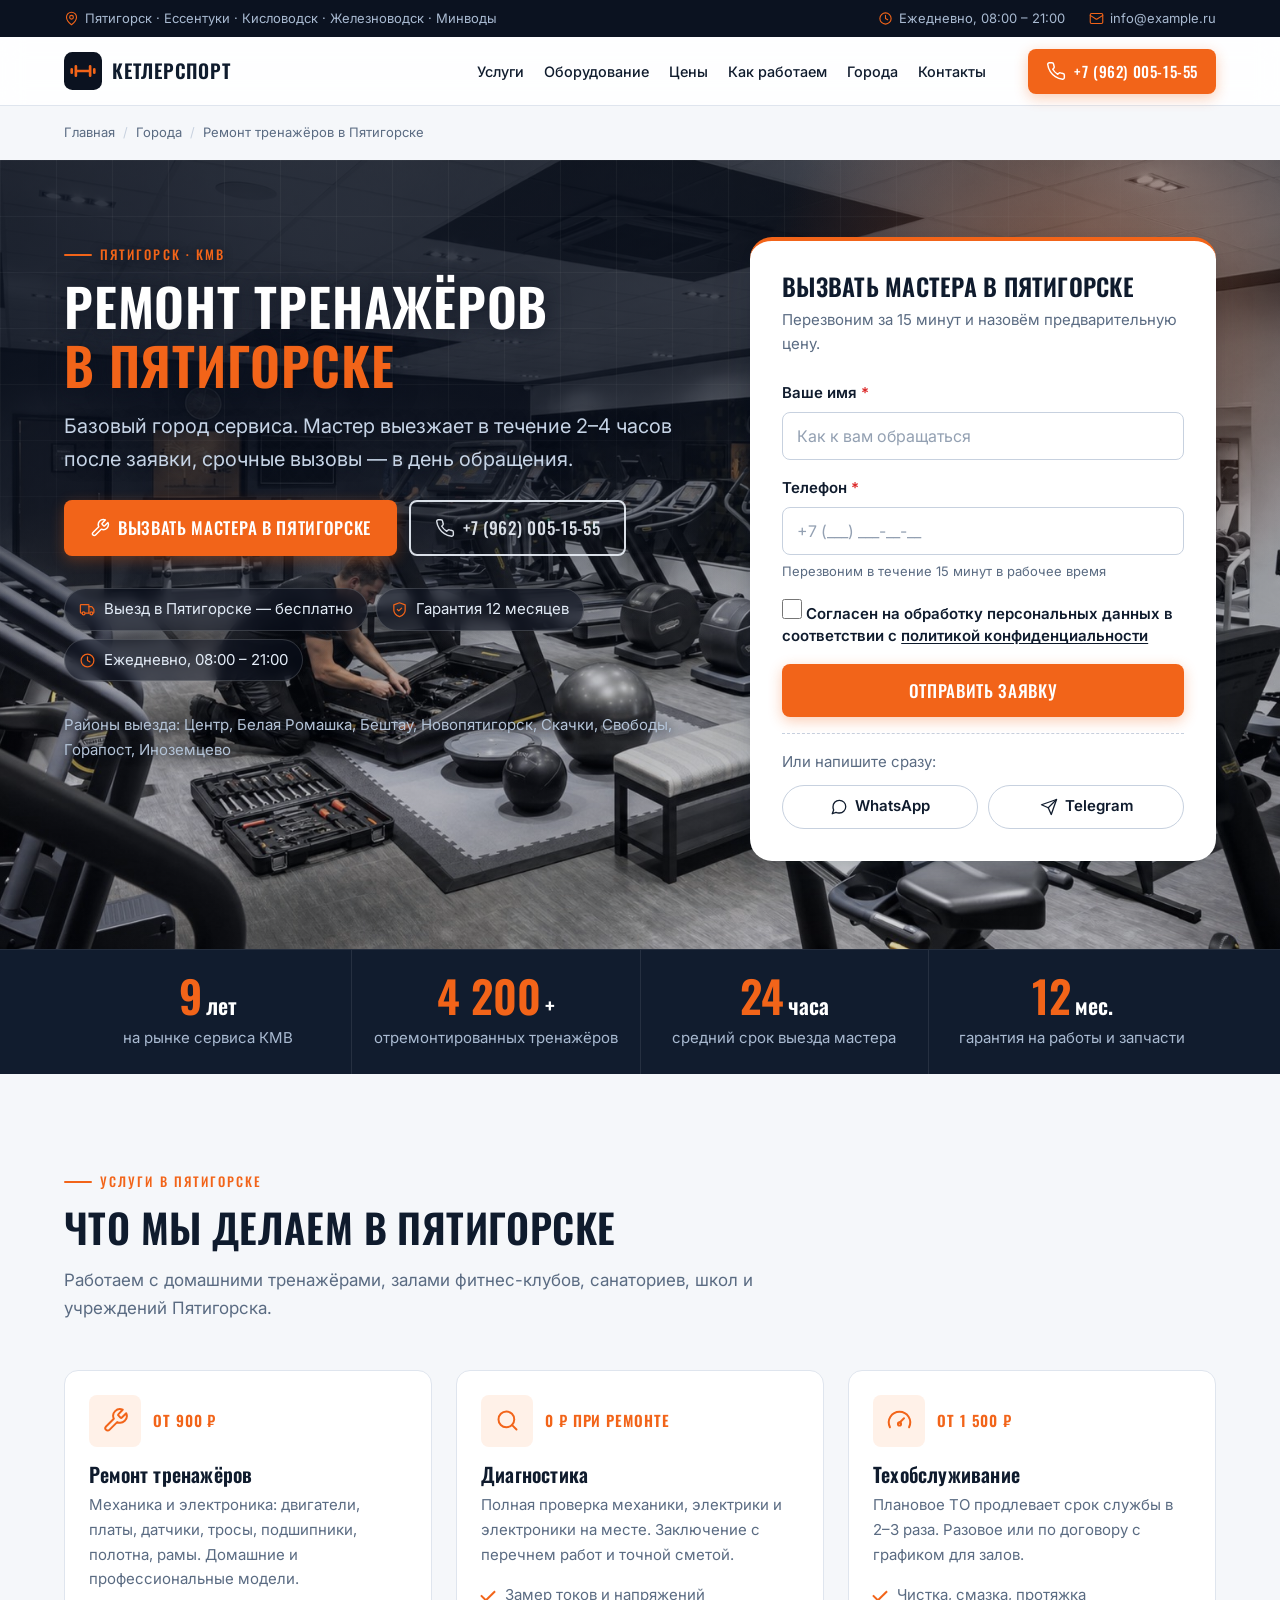
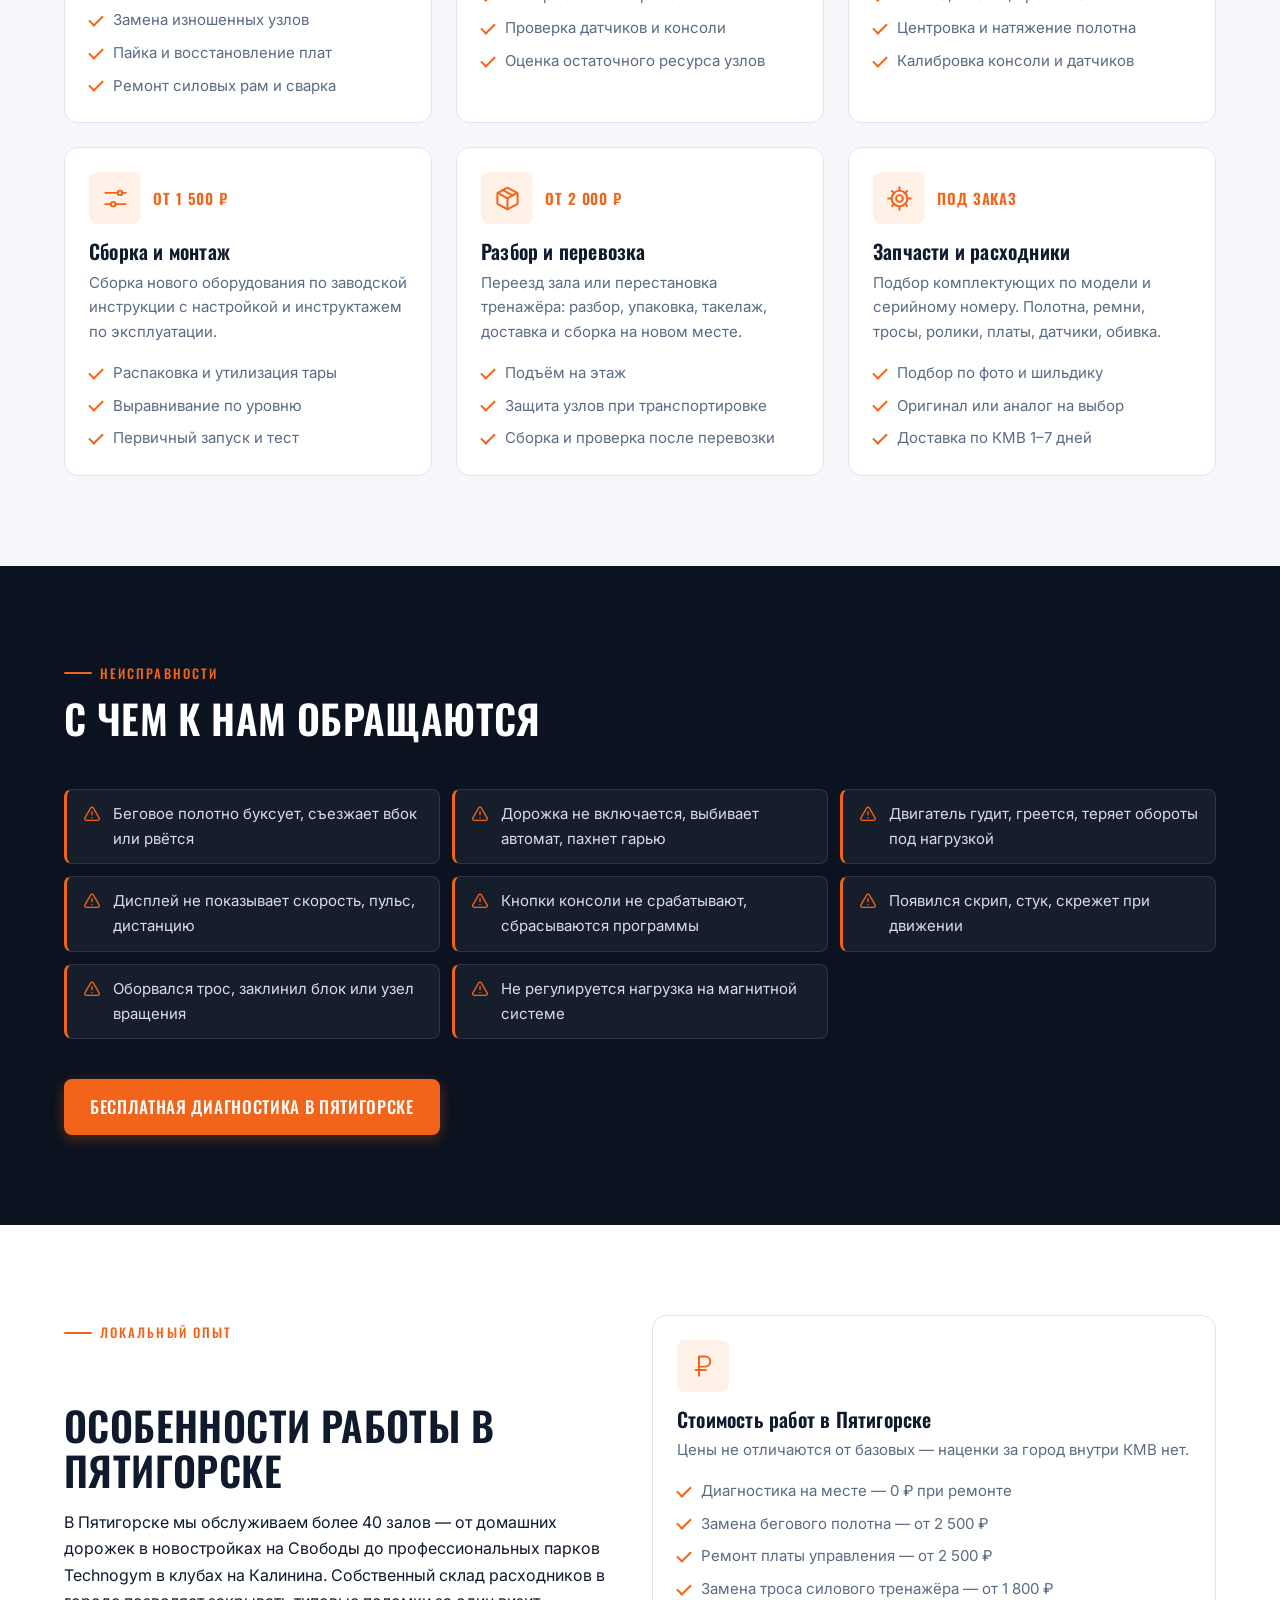
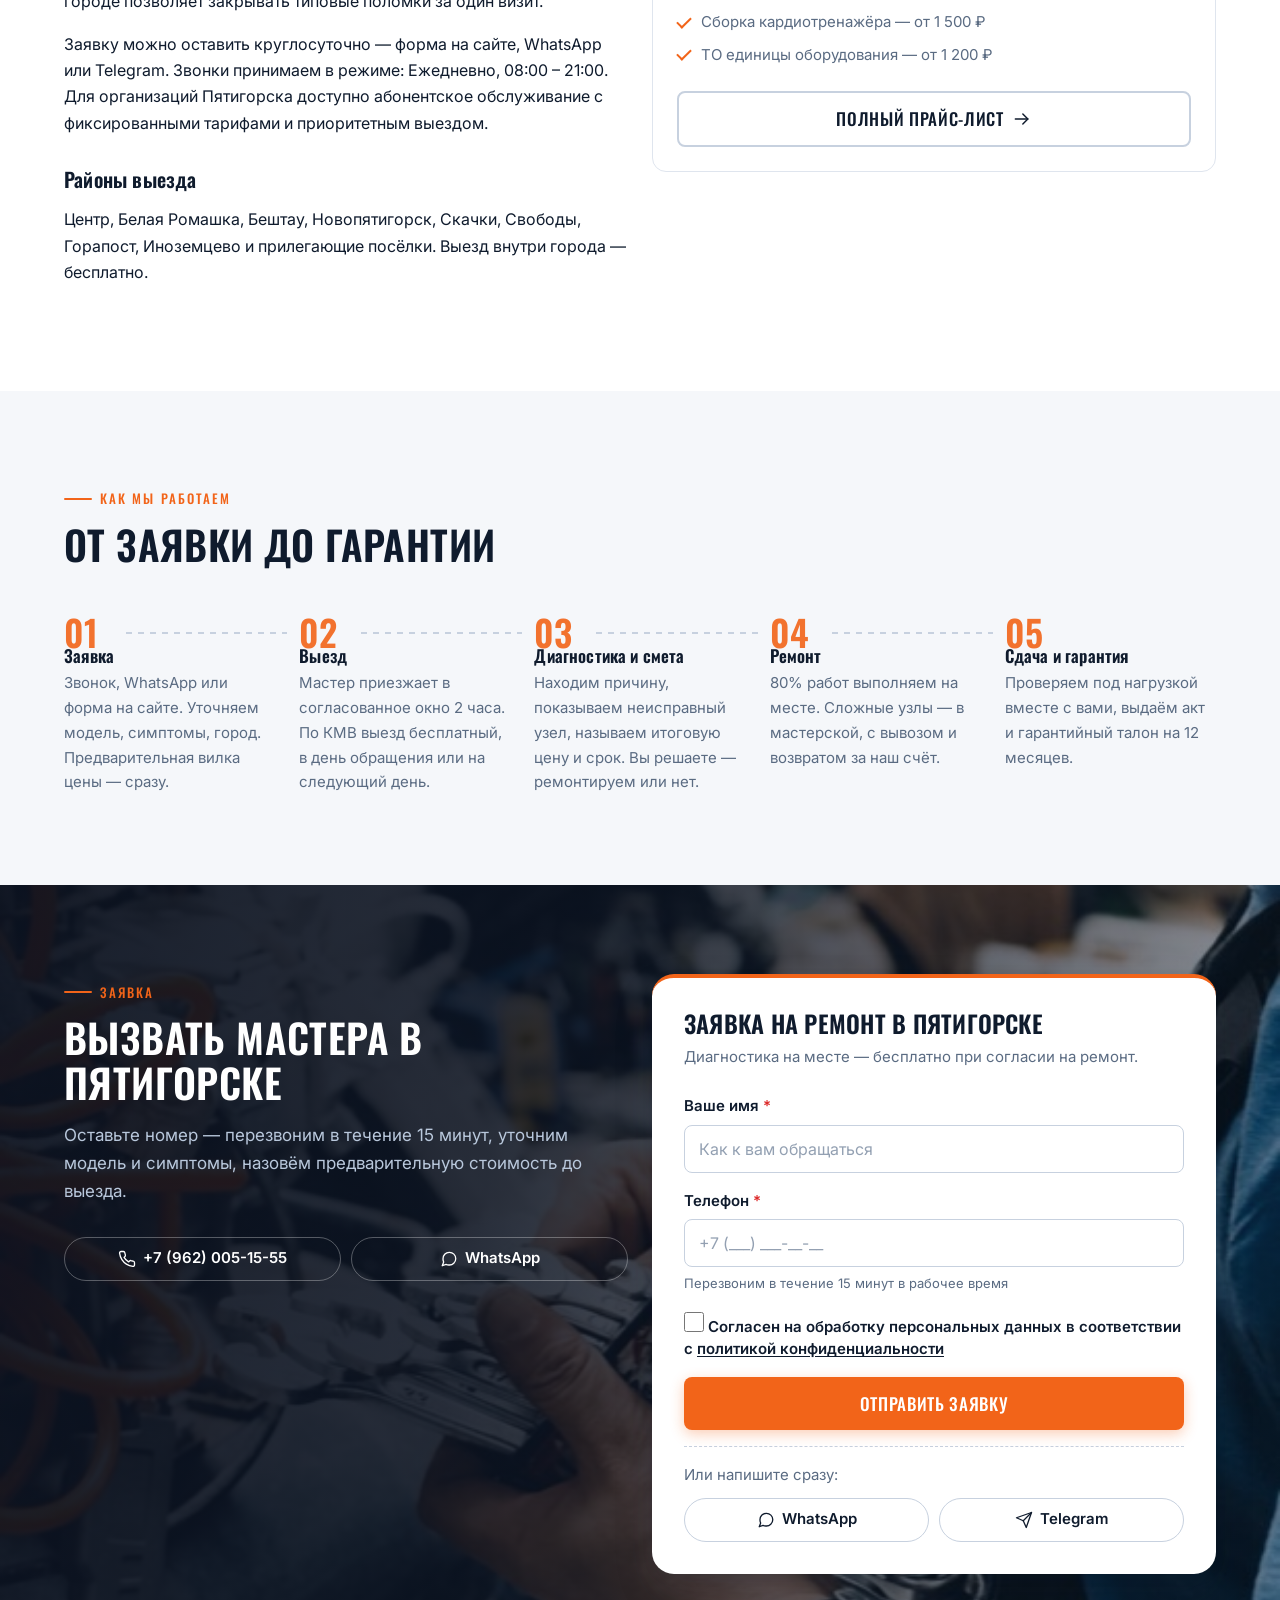
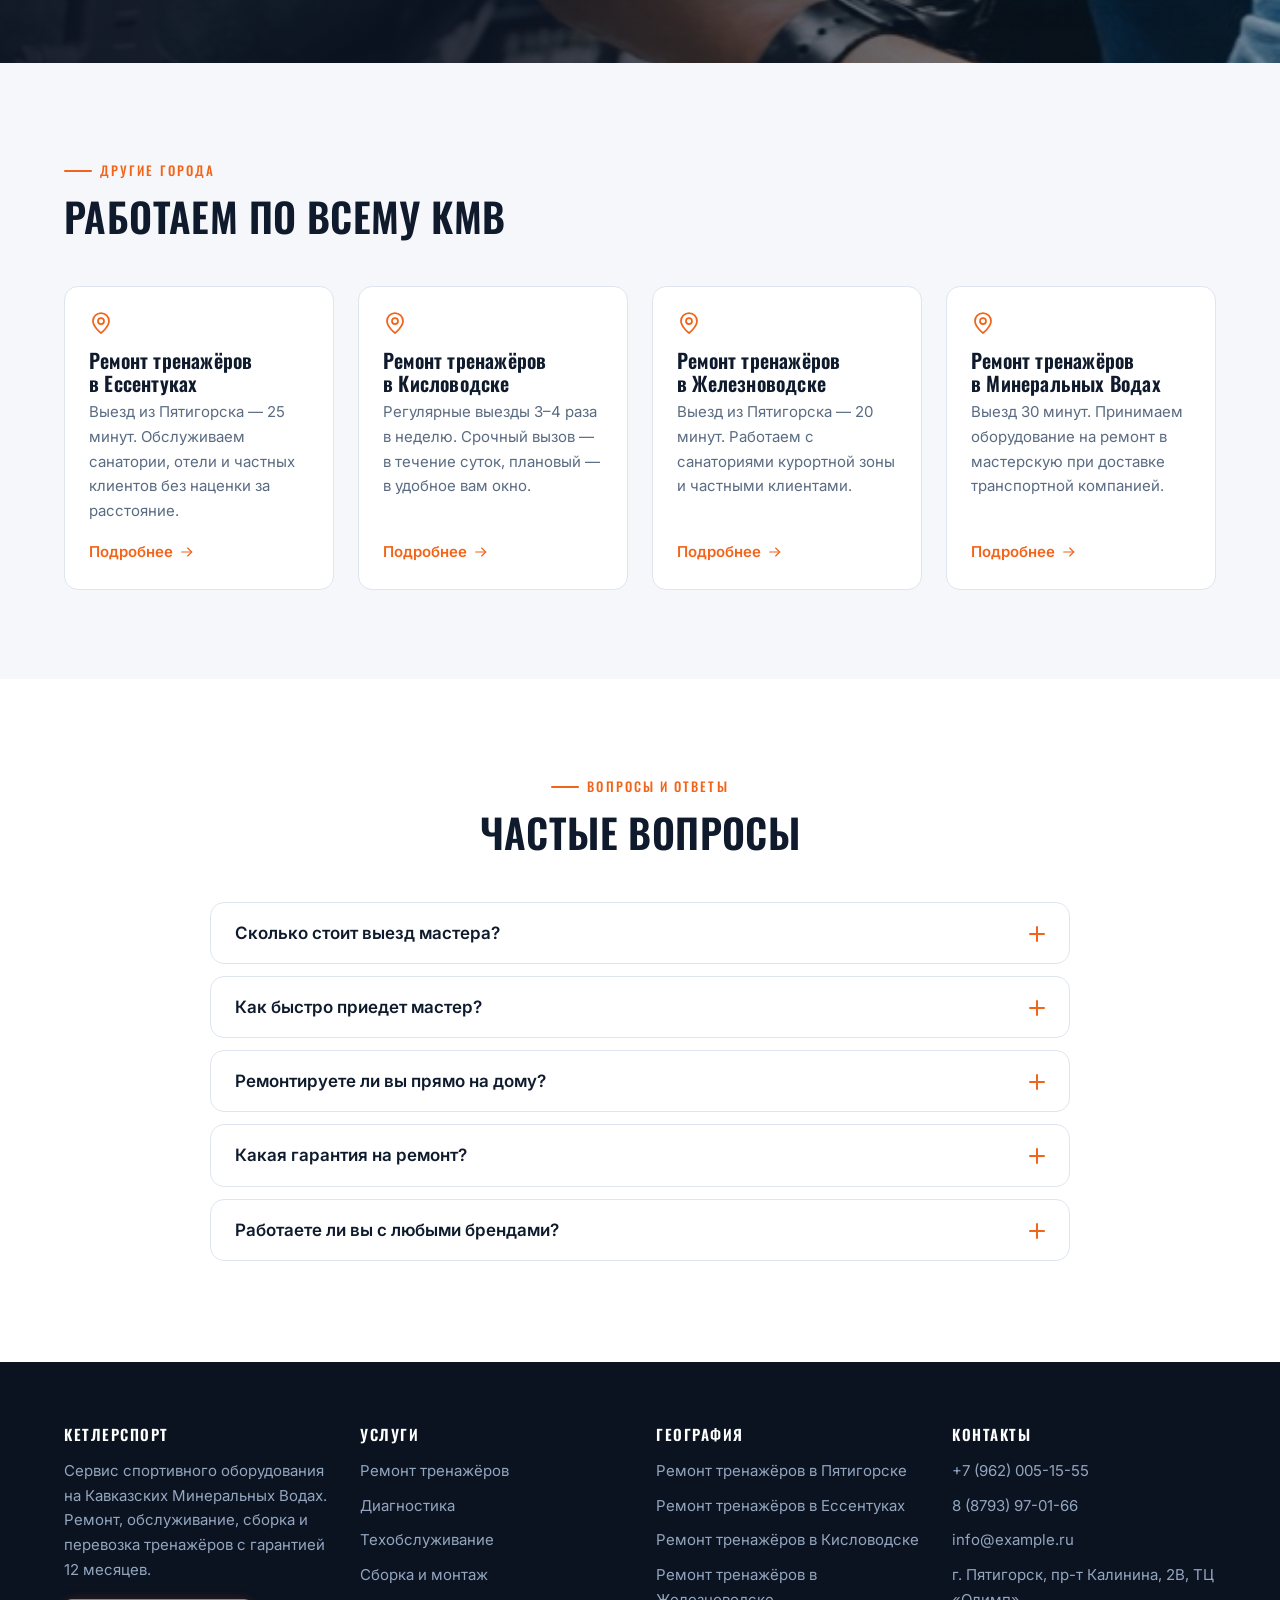
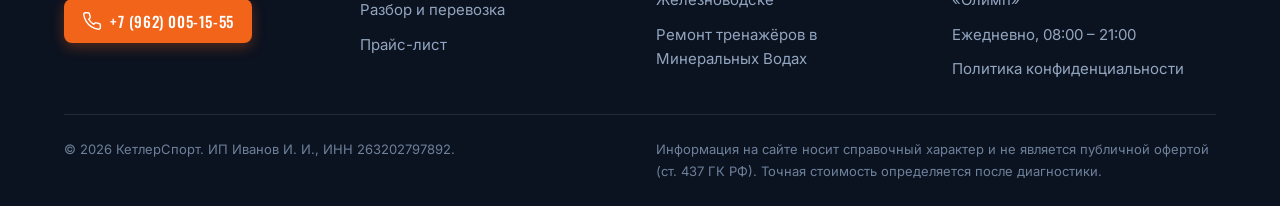
<file: remont-trenazherov-pyatigorsk.html>
<!DOCTYPE html>
<html lang="ru">
<head>
<meta charset="utf-8">
<meta name="viewport" content="width=device-width, initial-scale=1">
<title>Ремонт тренажёров в Пятигорске — выезд мастера, гарантия 12 месяцев | КетлерСпорт</title>
<meta name="description" content="Ремонт спортивных тренажёров в Пятигорске: беговые дорожки, велотренажёры, эллипсоиды, силовые станции. Бесплатный выезд и диагностика, ремонт на дому, гарантия 12 месяцев. Телефон +7 (962) 005-15-55.">
<link rel="canonical" href="https://remtrenkmv.ru/remont-trenazherov-pyatigorsk.html">

<meta property="og:type" content="website">
<meta property="og:site_name" content="КетлерСпорт">
<meta property="og:title" content="Ремонт тренажёров в Пятигорске — выезд мастера, гарантия 12 месяцев | КетлерСпорт">
<meta property="og:description" content="Ремонт спортивных тренажёров в Пятигорске: беговые дорожки, велотренажёры, эллипсоиды, силовые станции. Бесплатный выезд и диагностика, ремонт на дому, гарантия 12 месяцев. Телефон +7 (962) 005-15-55.">
<meta property="og:url" content="https://remtrenkmv.ru/remont-trenazherov-pyatigorsk.html">
<meta property="og:locale" content="ru_RU">
<meta name="theme-color" content="#0B1220">
<meta name="format-detection" content="telephone=no">

<link rel="icon" href="assets/img/favicon.svg" type="image/svg+xml">
<link rel="apple-touch-icon" href="assets/img/favicon.svg">

<link rel="preconnect" href="https://fonts.googleapis.com">
<link rel="preconnect" href="https://fonts.gstatic.com" crossorigin>
<link rel="stylesheet" href="https://fonts.googleapis.com/css2?family=Oswald:wght@400;500;600&family=Inter:wght@400;500;600;700&display=swap">
<link rel="stylesheet" href="assets/css/style.css">

<script>document.documentElement.classList.add('js');</script>

<script type="application/ld+json">[{"@context": "https://schema.org", "@type": ["LocalBusiness", "HomeAndConstructionBusiness"], "name": "КетлерСпорт — ремонт тренажёров в Пятигорске", "description": "Ремонт тренажёров с выездом по всему Кавминводам", "url": "https://remtrenkmv.ru/remont-trenazherov-pyatigorsk.html", "telephone": "+79620051555", "email": "info@example.ru", "priceRange": "₽₽", "image": "https://remtrenkmv.ru/assets/img/favicon.svg", "address": {"@type": "PostalAddress", "addressLocality": "Пятигорск", "addressRegion": "Ставропольский край", "addressCountry": "RU", "streetAddress": "г. Пятигорск, пр-т Калинина, 2В, ТЦ «Олимп»"}, "geo": {"@type": "GeoCoordinates", "latitude": "44.0601212", "longitude": "43.0701701"}, "openingHours": "Mo-Su 08:00-21:00", "areaServed": [{"@type": "City", "name": "Пятигорск"}, {"@type": "City", "name": "Ессентуки"}, {"@type": "City", "name": "Кисловодск"}, {"@type": "City", "name": "Железноводск"}, {"@type": "City", "name": "Минеральные Воды"}], "makesOffer": [{"@type": "Offer", "itemOffered": {"@type": "Service", "name": "Ремонт тренажёров", "description": "Механика и электроника: двигатели, платы, датчики, тросы, подшипники, полотна, рамы. Домашние и профессиональные модели."}}, {"@type": "Offer", "itemOffered": {"@type": "Service", "name": "Диагностика", "description": "Полная проверка механики, электрики и электроники на месте. Заключение с перечнем работ и точной сметой."}}, {"@type": "Offer", "itemOffered": {"@type": "Service", "name": "Техобслуживание", "description": "Плановое ТО продлевает срок службы в 2–3 раза. Разовое или по договору с графиком для залов."}}, {"@type": "Offer", "itemOffered": {"@type": "Service", "name": "Сборка и монтаж", "description": "Сборка нового оборудования по заводской инструкции с настройкой и инструктажем по эксплуатации."}}, {"@type": "Offer", "itemOffered": {"@type": "Service", "name": "Разбор и перевозка", "description": "Переезд зала или перестановка тренажёра: разбор, упаковка, такелаж, доставка и сборка на новом месте."}}, {"@type": "Offer", "itemOffered": {"@type": "Service", "name": "Запчасти и расходники", "description": "Подбор комплектующих по модели и серийному номеру. Полотна, ремни, тросы, ролики, платы, датчики, обивка."}}]},{"@context": "https://schema.org", "@type": "BreadcrumbList", "itemListElement": [{"@type": "ListItem", "position": 1, "name": "Главная", "item": "https://remtrenkmv.ru/"}, {"@type": "ListItem", "position": 2, "name": "Ремонт тренажёров в Пятигорске", "item": "https://remtrenkmv.ru/remont-trenazherov-pyatigorsk.html"}]}]</script>
<!-- Счётчик не подключён: укажите brand.metrika_id в config.json -->
</head>
<body>
<!-- SVG-спрайт. Вставляется в начало <body>, иконки используются так:
     <svg class="icon" aria-hidden="true"><use href="#i-phone"></use></svg>
     Стиль: контурные иконки 24x24, толщина обводки 1.75 — задаётся в CSS (.icon).
     При желании можно заменить на Lucide/Heroicons, сохранив id. -->
<svg xmlns="http://www.w3.org/2000/svg" style="display:none" aria-hidden="true" focusable="false">

  <symbol id="i-phone" viewBox="0 0 24 24">
    <path d="M22 16.9v3a2 2 0 0 1-2.2 2 19.8 19.8 0 0 1-8.6-3.1 19.5 19.5 0 0 1-6-6A19.8 19.8 0 0 1 2.1 4.2 2 2 0 0 1 4.1 2h3a2 2 0 0 1 2 1.7c.1 1 .4 1.9.7 2.8a2 2 0 0 1-.5 2.1L8.1 9.9a16 16 0 0 0 6 6l1.3-1.3a2 2 0 0 1 2.1-.4c.9.3 1.8.6 2.8.7a2 2 0 0 1 1.7 2z"/>
  </symbol>

  <symbol id="i-mail" viewBox="0 0 24 24">
    <rect x="2" y="4" width="20" height="16" rx="2"/>
    <path d="m22 7-9 5.7a2 2 0 0 1-2 0L2 7"/>
  </symbol>

  <symbol id="i-chat" viewBox="0 0 24 24">
    <path d="M21 11.5a8.4 8.4 0 0 1-9 8.5 8.9 8.9 0 0 1-4-.9L3 21l1.9-5a8.4 8.4 0 0 1-.9-3.9 8.4 8.4 0 0 1 8.5-9 8.4 8.4 0 0 1 8.5 8.4z"/>
  </symbol>

  <symbol id="i-send" viewBox="0 0 24 24">
    <path d="M22 2 11 13"/>
    <path d="M22 2 15 22l-4-9-9-4z"/>
  </symbol>

  <symbol id="i-clock" viewBox="0 0 24 24">
    <circle cx="12" cy="12" r="9"/>
    <path d="M12 7v5l3.5 2"/>
  </symbol>

  <symbol id="i-pin" viewBox="0 0 24 24">
    <path d="M20 10c0 6-8 12-8 12s-8-6-8-12a8 8 0 0 1 16 0Z"/>
    <circle cx="12" cy="10" r="3"/>
  </symbol>

  <symbol id="i-truck" viewBox="0 0 24 24">
    <path d="M14 17V6a1 1 0 0 0-1-1H3a1 1 0 0 0-1 1v10a1 1 0 0 0 1 1h1"/>
    <path d="M14 8h3.6a1 1 0 0 1 .8.4l2.4 3.2a1 1 0 0 1 .2.6V16a1 1 0 0 1-1 1h-1"/>
    <path d="M9 17h5"/>
    <circle cx="6.5" cy="17.5" r="2"/>
    <circle cx="17.5" cy="17.5" r="2"/>
  </symbol>

  <symbol id="i-shield" viewBox="0 0 24 24">
    <path d="M12 22s8-3 8-9V5.5L12 2.5 4 5.5V13c0 6 8 9 8 9Z"/>
    <path d="m9 12 2 2 4-4"/>
  </symbol>

  <symbol id="i-wrench" viewBox="0 0 24 24">
    <path d="M14.7 6.3a1 1 0 0 0 0 1.4l1.6 1.6a1 1 0 0 0 1.4 0l3.8-3.8a6 6 0 0 1-8 7.9l-6.9 6.9a2.1 2.1 0 0 1-3-3l6.9-6.9a6 6 0 0 1 7.9-8z"/>
  </symbol>

  <symbol id="i-receipt" viewBox="0 0 24 24">
    <path d="M5 2v20l2-1.2L9 22l2-1.2L13 22l2-1.2L17 22l2-1.2V2l-2 1.2L15 2l-2 1.2L11 2 9 3.2 7 2Z"/>
    <path d="M9 8h6"/><path d="M9 12h6"/><path d="M9 16h3"/>
  </symbol>

  <symbol id="i-building" viewBox="0 0 24 24">
    <rect x="4" y="2" width="16" height="20" rx="1.5"/>
    <path d="M8 6h2"/><path d="M14 6h2"/>
    <path d="M8 10h2"/><path d="M14 10h2"/>
    <path d="M8 14h2"/><path d="M14 14h2"/>
    <path d="M10 22v-4h4v4"/>
  </symbol>

  <symbol id="i-search" viewBox="0 0 24 24">
    <circle cx="11" cy="11" r="7"/>
    <path d="m20 20-3.9-3.9"/>
  </symbol>

  <symbol id="i-gauge" viewBox="0 0 24 24">
    <path d="M3.5 18a9.5 9.5 0 1 1 17 0"/>
    <path d="m12 14 4-4"/>
    <circle cx="12" cy="15" r="1.4"/>
  </symbol>

  <symbol id="i-sliders" viewBox="0 0 24 24">
    <path d="M3 7h11"/><path d="M18 7h3"/><circle cx="16" cy="7" r="2"/>
    <path d="M3 17h5"/><path d="M12 17h9"/><circle cx="10" cy="17" r="2"/>
  </symbol>

  <symbol id="i-package" viewBox="0 0 24 24">
    <path d="M21 8a1.5 1.5 0 0 0-.8-1.3l-7.5-4a1.5 1.5 0 0 0-1.4 0l-7.5 4A1.5 1.5 0 0 0 3 8v8a1.5 1.5 0 0 0 .8 1.3l7.5 4a1.5 1.5 0 0 0 1.4 0l7.5-4A1.5 1.5 0 0 0 21 16Z"/>
    <path d="m3.3 7 8.7 4.8L20.7 7"/>
    <path d="M12 21.8V11.8"/>
    <path d="m7.5 4.4 9 4.9"/>
  </symbol>

  <symbol id="i-cog" viewBox="0 0 24 24">
    <circle cx="12" cy="12" r="3"/>
    <circle cx="12" cy="12" r="7"/>
    <path d="M12 2v3"/><path d="M12 19v3"/>
    <path d="M2 12h3"/><path d="M19 12h3"/>
    <path d="m5.3 5.3 2.1 2.1"/><path d="m16.6 16.6 2.1 2.1"/>
    <path d="m18.7 5.3-2.1 2.1"/><path d="m7.4 16.6-2.1 2.1"/>
  </symbol>

  <symbol id="i-menu" viewBox="0 0 24 24">
    <path d="M4 6h16"/><path d="M4 12h16"/><path d="M4 18h16"/>
  </symbol>

  <symbol id="i-close" viewBox="0 0 24 24">
    <path d="M6 6 18 18"/><path d="M18 6 6 18"/>
  </symbol>

  <symbol id="i-arrow-right" viewBox="0 0 24 24">
    <path d="M4 12h15"/><path d="m13 6 6 6-6 6"/>
  </symbol>

  <symbol id="i-arrow-up" viewBox="0 0 24 24">
    <path d="M12 19V5"/><path d="m5 12 7-7 7 7"/>
  </symbol>

  <symbol id="i-check" viewBox="0 0 24 24">
    <path d="M20 6 9 17l-5-5"/>
  </symbol>

  <symbol id="i-star" viewBox="0 0 24 24">
    <path d="m12 2.8 2.9 5.9 6.5.9-4.7 4.6 1.1 6.5-5.8-3-5.8 3 1.1-6.5L2.6 9.6l6.5-.9z"/>
  </symbol>

  <symbol id="i-alert" viewBox="0 0 24 24">
    <path d="M10.3 3.9 2.4 17.4A2 2 0 0 0 4.1 20.4h15.8a2 2 0 0 0 1.7-3L13.7 3.9a2 2 0 0 0-3.4 0Z"/>
    <path d="M12 9v4"/><path d="M12 17h.01"/>
  </symbol>

  <symbol id="i-info" viewBox="0 0 24 24">
    <circle cx="12" cy="12" r="9"/>
    <path d="M12 16v-5"/><path d="M12 8h.01"/>
  </symbol>

  <symbol id="i-home" viewBox="0 0 24 24">
    <path d="m3 10 9-7 9 7v10a1 1 0 0 1-1 1H4a1 1 0 0 1-1-1z"/>
    <path d="M10 21v-6h4v6"/>
  </symbol>

  <symbol id="i-dumbbell" viewBox="0 0 24 24">
    <path d="M6.5 6v12"/><path d="M17.5 6v12"/>
    <path d="M3 9v6"/><path d="M21 9v6"/>
    <path d="M6.5 12h11"/>
  </symbol>

  <symbol id="i-hotel" viewBox="0 0 24 24">
    <rect x="3" y="12" width="18" height="4" rx="1"/>
    <path d="M3 12V6"/>
    <path d="M7 12V9h6v3"/>
    <path d="M3 20v-4"/><path d="M21 20v-4"/>
  </symbol>

  <symbol id="i-school" viewBox="0 0 24 24">
    <path d="m2 9 10-5 10 5-10 5z"/>
    <path d="M6 11.5V17c0 1.5 2.7 3 6 3s6-1.5 6-3v-5.5"/>
  </symbol>

  <symbol id="i-store" viewBox="0 0 24 24">
    <path d="m3 9 1.6-5h14.8L21 9"/>
    <path d="M4 9v11h16V9"/>
    <path d="M9 20v-6h6v6"/>
  </symbol>

  <symbol id="i-office" viewBox="0 0 24 24">
    <rect x="2" y="7" width="20" height="13" rx="2"/>
    <path d="M9 7V5a1 1 0 0 1 1-1h4a1 1 0 0 1 1 1v2"/>
    <path d="M2 12h20"/>
  </symbol>

  <symbol id="i-treadmill" viewBox="0 0 24 24">
    <path d="M3 19h10a1 1 0 0 0 1-.7L17.5 8"/>
    <path d="M17.5 8H21"/>
    <path d="M21 8v11"/>
    <path d="M6 19v2"/><path d="M12 19v2"/>
  </symbol>

  <symbol id="i-bike" viewBox="0 0 24 24">
    <circle cx="5.5" cy="17" r="3.5"/>
    <circle cx="18.5" cy="17" r="3.5"/>
    <path d="M5.5 17 9 8h6l3.5 9"/>
    <path d="M7 8h4"/><path d="M14 8h3"/>
  </symbol>

  <symbol id="i-ellipse" viewBox="0 0 24 24">
    <ellipse cx="12" cy="15.5" rx="9" ry="4.5"/>
    <path d="M12 11V3"/>
    <path d="M8 3h8"/>
    <path d="M6 15.5h12"/>
  </symbol>

  <symbol id="i-rower" viewBox="0 0 24 24">
    <path d="M2 19h20"/>
    <path d="m7 19 1.5-5h4l1.5 5"/>
    <circle cx="18" cy="8.5" r="3"/>
    <path d="m15.2 9.8-6 3.2"/>
  </symbol>

  <symbol id="i-stepper" viewBox="0 0 24 24">
    <path d="M3 20h4v-4h4v-4h4V8h5"/>
    <path d="M3 20v-2"/>
  </symbol>

  <symbol id="i-weights" viewBox="0 0 24 24">
    <rect x="6" y="7" width="12" height="3" rx="1"/>
    <rect x="6" y="12" width="12" height="3" rx="1"/>
    <rect x="6" y="17" width="12" height="3" rx="1"/>
    <path d="M12 7V3"/><path d="M9 3h6"/>
  </symbol>

  <symbol id="i-station" viewBox="0 0 24 24">
    <path d="M4 3v18"/><path d="M20 3v18"/>
    <path d="M4 3h16"/>
    <path d="M4 12h7"/>
    <circle cx="15" cy="12" r="2.5"/>
    <path d="M20 21H4"/>
  </symbol>

  <symbol id="i-bench" viewBox="0 0 24 24">
    <rect x="5" y="8" width="14" height="4" rx="1.5"/>
    <path d="M7 12v8"/><path d="M17 12v8"/>
    <path d="M3 5h4"/><path d="M17 5h4"/>
  </symbol>

  <symbol id="i-file" viewBox="0 0 24 24">
    <path d="M14 2H7a2 2 0 0 0-2 2v16a2 2 0 0 0 2 2h10a2 2 0 0 0 2-2V7z"/>
    <path d="M14 2v5h5"/>
    <path d="M9 13h6"/><path d="M9 17h4"/>
  </symbol>

  <symbol id="i-ruble" viewBox="0 0 24 24">
    <path d="M8 21V4h5.5a4.5 4.5 0 0 1 0 9H8"/>
    <path d="M5 16h9"/>
  </symbol>
</svg>


<a class="skip-link" href="#main">Перейти к содержимому</a>

<div class="topbar">
  <div class="container topbar__inner">
    <span class="topbar__item topbar__cities">
      <svg class="icon" aria-hidden="true"><use href="#i-pin"></use></svg>
      Пятигорск · Ессентуки · Кисловодск · Железноводск · Минводы
    </span>
    <span class="topbar__item topbar__hours">
      <svg class="icon" aria-hidden="true"><use href="#i-clock"></use></svg>
      Ежедневно, 08:00 – 21:00
    </span>
    <a class="topbar__item topbar__mail" href="mailto:info@example.ru">
      <svg class="icon" aria-hidden="true"><use href="#i-mail"></use></svg>
      info@example.ru
    </a>
    <a class="topbar__item topbar__phone" href="tel:+79620051555">
      <svg class="icon" aria-hidden="true"><use href="#i-phone"></use></svg>
      +7 (962) 005-15-55
    </a>
  </div>
</div>

<header class="header">
  <div class="container header__inner">
    <a class="logo" href="index.html" aria-label="КетлерСпорт — на главную">
      <svg class="logo__mark" viewBox="0 0 64 64" aria-hidden="true">
        <rect width="64" height="64" rx="14" fill="#0B1220"/>
        <g fill="none" stroke="#F26419" stroke-width="4.5" stroke-linecap="round">
          <path d="M20 24v16M44 24v16M13 29v6M51 29v6M20 32h24"/>
        </g>
      </svg>
      <span class="logo__text">
        <span class="logo__name">КетлерСпорт</span>
        <span class="logo__sub">Ремонт спортивного оборудования</span>
      </span>
    </a>

    <button class="burger" type="button" data-burger aria-expanded="false" aria-controls="site-nav" aria-label="Меню">
      <svg class="icon burger__open" aria-hidden="true"><use href="#i-menu"></use></svg>
      <svg class="icon burger__close" aria-hidden="true"><use href="#i-close"></use></svg>
    </button>

    <nav class="nav" id="site-nav" data-nav aria-label="Основная навигация">
      <ul class="nav__list">
        <li><a class="nav__link" href="index.html#services">Услуги</a></li>
        <li><a class="nav__link" href="index.html#equipment">Оборудование</a></li>
        <li><a class="nav__link" href="index.html#prices">Цены</a></li>
        <li><a class="nav__link" href="index.html#process">Как работаем</a></li>
        <li><a class="nav__link" href="index.html#cities">Города</a></li>
        <li class="nav__item--compact"><a class="nav__link" href="index.html#faq">Вопросы</a></li>
        <li><a class="nav__link" href="index.html#contacts">Контакты</a></li>
        <li class="nav__cta"><a class="btn btn--primary btn--block" href="#lead" data-lead-cta>Вызвать мастера</a></li>
      </ul>
    </nav>

    <a class="btn btn--primary btn--sm header__phone" href="tel:+79620051555">
      <svg class="icon" aria-hidden="true"><use href="#i-phone"></use></svg>
      +7 (962) 005-15-55
    </a>
  </div>
</header>

<main id="main">
<nav class="breadcrumbs container" aria-label="Хлебные крошки">
  <ol>
    <li><a href="index.html">Главная</a></li>
    <li><a href="index.html#cities">Города</a></li>
    <li>Ремонт тренажёров в Пятигорске</li>
  </ol>
</nav>

<section class="hero">
  <div class="hero__bg">
    <img src="assets/img/photos/hero.jpg" alt="" width="1635" height="962" fetchpriority="high" decoding="async">
  </div>

  <div class="container hero__inner">
    <div>
      <span class="eyebrow">Пятигорск · КМВ</span>
      <h1>Ремонт тренажёров<br><mark>в Пятигорске</mark></h1>
      <p class="hero__lead">Базовый город сервиса. Мастер выезжает в течение 2–4 часов после заявки, срочные вызовы — в день обращения.</p>

      <div class="hero__actions">
        <a class="btn btn--primary" href="#lead" data-lead-cta>
          <svg class="icon" aria-hidden="true"><use href="#i-wrench"></use></svg>
          Вызвать мастера в Пятигорске
        </a>
        <a class="btn btn--ghost" href="tel:+79620051555">
          <svg class="icon" aria-hidden="true"><use href="#i-phone"></use></svg>
          +7 (962) 005-15-55
        </a>
      </div>

      <ul class="hero__badges">
        <li class="badge"><svg class="icon" aria-hidden="true"><use href="#i-truck"></use></svg> Выезд в Пятигорске — бесплатно</li>
        <li class="badge"><svg class="icon" aria-hidden="true"><use href="#i-shield"></use></svg> Гарантия 12 месяцев</li>
        <li class="badge"><svg class="icon" aria-hidden="true"><use href="#i-clock"></use></svg> Ежедневно, 08:00 – 21:00</li>
      </ul>

      <p class="hero__cities">Районы выезда: Центр, Белая Ромашка, Бештау, Новопятигорск, Скачки, Свободы, Горапост, Иноземцево</p>
    </div>

    <div class="lead-card reveal">
  <h2>Вызвать мастера в Пятигорске</h2>
  <p class="lead-card__note">Перезвоним за 15 минут и назовём предварительную цену.</p>

  <form data-form data-endpoint="" method="post" action="#" novalidate>
    <input type="hidden" name="source" value="Пятигорск">
    <input type="text" name="company" tabindex="-1" autocomplete="off" class="visually-hidden" aria-hidden="true">

    <div class="field">
      <label for="hero-name">Ваше имя <span class="field__req" aria-hidden="true">*</span></label>
      <input class="input" id="hero-name" name="name" type="text" required
             autocomplete="name" placeholder="Как к вам обращаться">
      <span class="field__error" role="alert"></span>
    </div>

    <div class="field">
      <label for="hero-phone">Телефон <span class="field__req" aria-hidden="true">*</span></label>
      <input class="input" id="hero-phone" name="phone" type="tel" required
             autocomplete="tel" inputmode="tel" placeholder="+7 (___) ___-__-__">
      <span class="field__hint">Перезвоним в течение 15 минут в рабочее время</span>
      <span class="field__error" role="alert"></span>
    </div>

    <div class="field">
      <label class="check">
        <input type="checkbox" name="consent" required>
        <span>Согласен на обработку персональных данных в соответствии с
          <a href="privacy.html">политикой конфиденциальности</a></span>
      </label>
      <span class="field__error" role="alert"></span>
    </div>

    <button class="btn btn--primary btn--block" type="submit">Отправить заявку</button>

    <p class="form__status" role="status" aria-live="polite"></p>

    <div class="form__alt">
      <span>Или напишите сразу:</span>
      <a class="chip-link" href="https://wa.me/79620051555" target="_blank" rel="noopener">
        <svg class="icon" aria-hidden="true"><use href="#i-chat"></use></svg> WhatsApp
      </a>
      <a class="chip-link" href="https://t.me/ketlersport" target="_blank" rel="noopener">
        <svg class="icon" aria-hidden="true"><use href="#i-send"></use></svg> Telegram
      </a>
    </div>
  </form>
</div>
  </div>
</section>

<section class="stats" aria-label="Компания в цифрах">
  <div class="container">
    <div class="stats__grid"><div class="stat"><div class="stat__value"><span data-count="9">0</span><span class="stat__suffix">лет</span></div><div class="stat__label">на рынке сервиса КМВ</div></div>
<div class="stat"><div class="stat__value"><span data-count="4200">0</span><span class="stat__suffix">+</span></div><div class="stat__label">отремонтированных тренажёров</div></div>
<div class="stat"><div class="stat__value"><span data-count="24">0</span><span class="stat__suffix">часа</span></div><div class="stat__label">средний срок выезда мастера</div></div>
<div class="stat"><div class="stat__value"><span data-count="12">0</span><span class="stat__suffix">мес.</span></div><div class="stat__label">гарантия на работы и запчасти</div></div></div>
  </div>
</section>

<section class="section">
  <div class="container">
    <div class="section-head reveal">
      <span class="eyebrow">Услуги в Пятигорске</span>
      <h2>Что мы делаем в Пятигорске</h2>
      <p>Работаем с домашними тренажёрами, залами фитнес-клубов, санаториев,
         школ и учреждений Пятигорска.</p>
    </div>
    <div class="grid grid--3"><article class="card reveal" id="service-remont"><span class="card__icon"><svg class="icon" aria-hidden="true"><use href="#i-wrench"></use></svg></span><span class="card__price">от 900 ₽</span><h3>Ремонт тренажёров</h3><p>Механика и электроника: двигатели, платы, датчики, тросы, подшипники, полотна, рамы. Домашние и профессиональные модели.</p><ul class="card__list"><li>Замена изношенных узлов</li><li>Пайка и восстановление плат</li><li>Ремонт силовых рам и сварка</li></ul></article>
<article class="card reveal" id="service-diagnostika"><span class="card__icon"><svg class="icon" aria-hidden="true"><use href="#i-search"></use></svg></span><span class="card__price">0 ₽ при ремонте</span><h3>Диагностика</h3><p>Полная проверка механики, электрики и электроники на месте. Заключение с перечнем работ и точной сметой.</p><ul class="card__list"><li>Замер токов и напряжений</li><li>Проверка датчиков и консоли</li><li>Оценка остаточного ресурса узлов</li></ul></article>
<article class="card reveal" id="service-to"><span class="card__icon"><svg class="icon" aria-hidden="true"><use href="#i-gauge"></use></svg></span><span class="card__price">от 1 500 ₽</span><h3>Техобслуживание</h3><p>Плановое ТО продлевает срок службы в 2–3 раза. Разовое или по договору с графиком для залов.</p><ul class="card__list"><li>Чистка, смазка, протяжка</li><li>Центровка и натяжение полотна</li><li>Калибровка консоли и датчиков</li></ul></article>
<article class="card reveal" id="service-sborka"><span class="card__icon"><svg class="icon" aria-hidden="true"><use href="#i-sliders"></use></svg></span><span class="card__price">от 1 500 ₽</span><h3>Сборка и монтаж</h3><p>Сборка нового оборудования по заводской инструкции с настройкой и инструктажем по эксплуатации.</p><ul class="card__list"><li>Распаковка и утилизация тары</li><li>Выравнивание по уровню</li><li>Первичный запуск и тест</li></ul></article>
<article class="card reveal" id="service-perevozka"><span class="card__icon"><svg class="icon" aria-hidden="true"><use href="#i-package"></use></svg></span><span class="card__price">от 2 000 ₽</span><h3>Разбор и перевозка</h3><p>Переезд зала или перестановка тренажёра: разбор, упаковка, такелаж, доставка и сборка на новом месте.</p><ul class="card__list"><li>Подъём на этаж</li><li>Защита узлов при транспортировке</li><li>Сборка и проверка после перевозки</li></ul></article>
<article class="card reveal" id="service-zapchasti"><span class="card__icon"><svg class="icon" aria-hidden="true"><use href="#i-cog"></use></svg></span><span class="card__price">под заказ</span><h3>Запчасти и расходники</h3><p>Подбор комплектующих по модели и серийному номеру. Полотна, ремни, тросы, ролики, платы, датчики, обивка.</p><ul class="card__list"><li>Подбор по фото и шильдику</li><li>Оригинал или аналог на выбор</li><li>Доставка по КМВ 1–7 дней</li></ul></article></div>
  </div>
</section>

<section class="section section--dark">
  <div class="container">
    <div class="section-head reveal">
      <span class="eyebrow">Неисправности</span>
      <h2>С чем к нам обращаются</h2>
    </div>
    <ul class="failures reveal"><li><svg class="icon" aria-hidden="true"><use href="#i-alert"></use></svg><span>Беговое полотно буксует, съезжает вбок или рвётся</span></li>
<li><svg class="icon" aria-hidden="true"><use href="#i-alert"></use></svg><span>Дорожка не включается, выбивает автомат, пахнет гарью</span></li>
<li><svg class="icon" aria-hidden="true"><use href="#i-alert"></use></svg><span>Двигатель гудит, греется, теряет обороты под нагрузкой</span></li>
<li><svg class="icon" aria-hidden="true"><use href="#i-alert"></use></svg><span>Дисплей не показывает скорость, пульс, дистанцию</span></li>
<li><svg class="icon" aria-hidden="true"><use href="#i-alert"></use></svg><span>Кнопки консоли не срабатывают, сбрасываются программы</span></li>
<li><svg class="icon" aria-hidden="true"><use href="#i-alert"></use></svg><span>Появился скрип, стук, скрежет при движении</span></li>
<li><svg class="icon" aria-hidden="true"><use href="#i-alert"></use></svg><span>Оборвался трос, заклинил блок или узел вращения</span></li>
<li><svg class="icon" aria-hidden="true"><use href="#i-alert"></use></svg><span>Не регулируется нагрузка на магнитной системе</span></li></ul>
    <div style="margin-top:40px">
      <a class="btn btn--primary" href="#lead">Бесплатная диагностика в Пятигорске</a>
    </div>
  </div>
</section>

<section class="section section--alt">
  <div class="container">
    <div class="grid grid--2" style="align-items:start">
      <div class="prose reveal">
        <span class="eyebrow">Локальный опыт</span>
        <h2>Особенности работы в Пятигорске</h2>
        <p>В Пятигорске мы обслуживаем более 40 залов — от домашних дорожек в новостройках на Свободы до профессиональных парков Technogym в клубах на Калинина. Собственный склад расходников в городе позволяет закрывать типовые поломки за один визит.</p>
        <p>
          Заявку можно оставить круглосуточно — форма на сайте, WhatsApp или Telegram.
          Звонки принимаем в режиме: Ежедневно, 08:00 – 21:00. Для организаций Пятигорска доступно
          абонентское обслуживание с фиксированными тарифами и приоритетным выездом.
        </p>
        <h3>Районы выезда</h3>
        <p>Центр, Белая Ромашка, Бештау, Новопятигорск, Скачки, Свободы, Горапост, Иноземцево и прилегающие посёлки. Выезд внутри города — бесплатно.</p>
      </div>

      <div class="reveal">
        <div class="card">
          <div class="card__icon"><svg class="icon" aria-hidden="true"><use href="#i-ruble"></use></svg></div>
          <h3>Стоимость работ в Пятигорске</h3>
          <p style="margin-bottom:16px">Цены не отличаются от базовых — наценки за город внутри КМВ нет.</p>
          <ul class="card__list">
            <li>Диагностика на месте — 0 ₽ при ремонте</li>
            <li>Замена бегового полотна — от 2 500 ₽</li>
            <li>Ремонт платы управления — от 2 500 ₽</li>
            <li>Замена троса силового тренажёра — от 1 800 ₽</li>
            <li>Сборка кардиотренажёра — от 1 500 ₽</li>
            <li>ТО единицы оборудования — от 1 200 ₽</li>
          </ul>
          <a class="btn btn--outline btn--block" style="margin-top:24px" href="index.html#prices">
            Полный прайс-лист
            <svg class="icon" aria-hidden="true"><use href="#i-arrow-right"></use></svg>
          </a>
        </div>
      </div>
    </div>
  </div>
</section>

<section class="section">
  <div class="container">
    <div class="section-head reveal">
      <span class="eyebrow">Как мы работаем</span>
      <h2>От заявки до гарантии</h2>
    </div>
    <div class="steps reveal"><div class="step"><h3>Заявка</h3><p>Звонок, WhatsApp или форма на сайте. Уточняем модель, симптомы, город. Предварительная вилка цены — сразу.</p></div>
<div class="step"><h3>Выезд</h3><p>Мастер приезжает в согласованное окно 2 часа. По КМВ выезд бесплатный, в день обращения или на следующий день.</p></div>
<div class="step"><h3>Диагностика и смета</h3><p>Находим причину, показываем неисправный узел, называем итоговую цену и срок. Вы решаете — ремонтируем или нет.</p></div>
<div class="step"><h3>Ремонт</h3><p>80% работ выполняем на месте. Сложные узлы — в мастерской, с вывозом и возвратом за наш счёт.</p></div>
<div class="step"><h3>Сдача и гарантия</h3><p>Проверяем под нагрузкой вместе с вами, выдаём акт и гарантийный талон на 12 месяцев.</p></div></div>
  </div>
</section>

<section class="section section--photo" id="lead">
  <div class="section__bg">
    <img src="assets/img/photos/master-tools.jpg"
         alt="" width="618" height="1100" loading="lazy" decoding="async">
  </div>

  <div class="container">
    <div class="grid grid--2" style="align-items:start">
      <div class="reveal">
        <span class="eyebrow">Заявка</span>
        <h2>Вызвать мастера в Пятигорске</h2>
        <p class="section__lead">
          Оставьте номер — перезвоним в течение 15 минут, уточним модель и симптомы,
          назовём предварительную стоимость до выезда.
        </p>
        <div class="form__alt form__alt--onphoto" style="border-top:none;padding-top:16px">
          <a class="chip-link" href="tel:+79620051555">
            <svg class="icon" aria-hidden="true"><use href="#i-phone"></use></svg> +7 (962) 005-15-55
          </a>
          <a class="chip-link" href="https://wa.me/79620051555" target="_blank" rel="noopener">
            <svg class="icon" aria-hidden="true"><use href="#i-chat"></use></svg> WhatsApp
          </a>
        </div>
      </div>
      <div class="lead-card reveal">
  <h2>Заявка на ремонт в Пятигорске</h2>
  <p class="lead-card__note">Диагностика на месте — бесплатно при согласии на ремонт.</p>

  <form data-form data-endpoint="" method="post" action="#" novalidate>
    <input type="hidden" name="source" value="Пятигорск">
    <input type="text" name="company" tabindex="-1" autocomplete="off" class="visually-hidden" aria-hidden="true">

    <div class="field">
      <label for="lead-name">Ваше имя <span class="field__req" aria-hidden="true">*</span></label>
      <input class="input" id="lead-name" name="name" type="text" required
             autocomplete="name" placeholder="Как к вам обращаться">
      <span class="field__error" role="alert"></span>
    </div>

    <div class="field">
      <label for="lead-phone">Телефон <span class="field__req" aria-hidden="true">*</span></label>
      <input class="input" id="lead-phone" name="phone" type="tel" required
             autocomplete="tel" inputmode="tel" placeholder="+7 (___) ___-__-__">
      <span class="field__hint">Перезвоним в течение 15 минут в рабочее время</span>
      <span class="field__error" role="alert"></span>
    </div>

    <div class="field">
      <label class="check">
        <input type="checkbox" name="consent" required>
        <span>Согласен на обработку персональных данных в соответствии с
          <a href="privacy.html">политикой конфиденциальности</a></span>
      </label>
      <span class="field__error" role="alert"></span>
    </div>

    <button class="btn btn--primary btn--block" type="submit">Отправить заявку</button>

    <p class="form__status" role="status" aria-live="polite"></p>

    <div class="form__alt">
      <span>Или напишите сразу:</span>
      <a class="chip-link" href="https://wa.me/79620051555" target="_blank" rel="noopener">
        <svg class="icon" aria-hidden="true"><use href="#i-chat"></use></svg> WhatsApp
      </a>
      <a class="chip-link" href="https://t.me/ketlersport" target="_blank" rel="noopener">
        <svg class="icon" aria-hidden="true"><use href="#i-send"></use></svg> Telegram
      </a>
    </div>
  </form>
</div>
    </div>
  </div>
</section>

<section class="section">
  <div class="container">
    <div class="section-head reveal">
      <span class="eyebrow">Другие города</span>
      <h2>Работаем по всему КМВ</h2>
    </div>
    <div class="grid grid--4"><a class="city-card reveal" href="remont-trenazherov-essentuki.html"><span class="city-card__pin"><svg class="icon" aria-hidden="true"><use href="#i-pin"></use></svg></span><h3>Ремонт тренажёров<br>в Ессентуках</h3><p>Выезд из Пятигорска — 25 минут. Обслуживаем санатории, отели и частных клиентов без наценки за расстояние.</p><span class="city-card__more">Подробнее <svg class="icon" aria-hidden="true"><use href="#i-arrow-right"></use></svg></span></a>
<a class="city-card reveal" href="remont-trenazherov-kislovodsk.html"><span class="city-card__pin"><svg class="icon" aria-hidden="true"><use href="#i-pin"></use></svg></span><h3>Ремонт тренажёров<br>в Кисловодске</h3><p>Регулярные выезды 3–4 раза в неделю. Срочный вызов — в течение суток, плановый — в удобное вам окно.</p><span class="city-card__more">Подробнее <svg class="icon" aria-hidden="true"><use href="#i-arrow-right"></use></svg></span></a>
<a class="city-card reveal" href="remont-trenazherov-zheleznovodsk.html"><span class="city-card__pin"><svg class="icon" aria-hidden="true"><use href="#i-pin"></use></svg></span><h3>Ремонт тренажёров<br>в Железноводске</h3><p>Выезд из Пятигорска — 20 минут. Работаем с санаториями курортной зоны и частными клиентами.</p><span class="city-card__more">Подробнее <svg class="icon" aria-hidden="true"><use href="#i-arrow-right"></use></svg></span></a>
<a class="city-card reveal" href="remont-trenazherov-mineralnye-vody.html"><span class="city-card__pin"><svg class="icon" aria-hidden="true"><use href="#i-pin"></use></svg></span><h3>Ремонт тренажёров<br>в Минеральных Водах</h3><p>Выезд 30 минут. Принимаем оборудование на ремонт в мастерскую при доставке транспортной компанией.</p><span class="city-card__more">Подробнее <svg class="icon" aria-hidden="true"><use href="#i-arrow-right"></use></svg></span></a></div>
  </div>
</section>

<section class="section section--alt">
  <div class="container">
    <div class="section-head section-head--center reveal">
      <span class="eyebrow">Вопросы и ответы</span>
      <h2>Частые вопросы</h2>
    </div>
    <div class="faq" data-accordion><details class="faq__item"><summary><span>Сколько стоит выезд мастера?</span><span class="plus" aria-hidden="true"></span></summary><div class="faq__answer"><p>По Пятигорску, Ессентукам, Кисловодску, Железноводску и Минеральным Водам выезд и диагностика бесплатны, если вы соглашаетесь на ремонт. При отказе от ремонта диагностика оплачивается — 700 ₽. За пределы КМВ выезд рассчитывается индивидуально.</p></div></details>
<details class="faq__item"><summary><span>Как быстро приедет мастер?</span><span class="plus" aria-hidden="true"></span></summary><div class="faq__answer"><p>По Пятигорску и Железноводску — обычно в день обращения. По Ессентукам, Кисловодску и Минводам — в течение суток. Плановое обслуживание согласуем на удобную вам дату и время, включая выходные и вечерние часы.</p></div></details>
<details class="faq__item"><summary><span>Ремонтируете ли вы прямо на дому?</span><span class="plus" aria-hidden="true"></span></summary><div class="faq__answer"><p>Да, около 80% работ выполняется на месте — мастер приезжает с инструментом и запасом расходников. В мастерскую увозим только сложные узлы: платы управления, двигатели, консоли. Вывоз и возврат узла — за наш счёт.</p></div></details>
<details class="faq__item"><summary><span>Какая гарантия на ремонт?</span><span class="plus" aria-hidden="true"></span></summary><div class="faq__answer"><p>12 месяцев на выполненные работы и установленные нами запчасти. Гарантия оформляется письменно вместе с актом. Если неисправность повторилась — приезжаем повторно бесплатно.</p></div></details>
<details class="faq__item"><summary><span>Работаете ли вы с любыми брендами?</span><span class="plus" aria-hidden="true"></span></summary><div class="faq__answer"><p>Да. Обслуживаем и профессиональное оборудование (Technogym, Life Fitness, Precor, Matrix, Cybex), и бытовое (Kettler, Torneo, DFC, Bronze Gym, Oxygen и др.). Если модель редкая — подберём аналог запчасти или изготовим узел.</p></div></details></div>
  </div>
</section>

</main>

<footer class="footer">
  <div class="container">
    <div class="footer__grid">
      <div>
        <h4>КетлерСпорт</h4>
        <p style="margin-bottom:16px">Сервис спортивного оборудования на Кавказских Минеральных Водах. Ремонт, обслуживание, сборка и перевозка тренажёров с гарантией 12 месяцев.</p>
        <a class="btn btn--primary btn--sm" href="tel:+79620051555">
          <svg class="icon" aria-hidden="true"><use href="#i-phone"></use></svg>
          +7 (962) 005-15-55
        </a>
      </div>
      <div>
        <h4>Услуги</h4>
        <ul>
          <li><a href="index.html#services">Ремонт тренажёров</a></li>
          <li><a href="index.html#services">Диагностика</a></li>
          <li><a href="index.html#services">Техобслуживание</a></li>
          <li><a href="index.html#services">Сборка и монтаж</a></li>
          <li><a href="index.html#services">Разбор и перевозка</a></li>
          <li><a href="index.html#prices">Прайс-лист</a></li>
        </ul>
      </div>
      <div>
        <h4>География</h4>
        <ul><li><a href="remont-trenazherov-pyatigorsk.html">Ремонт тренажёров в Пятигорске</a></li>
<li><a href="remont-trenazherov-essentuki.html">Ремонт тренажёров в Ессентуках</a></li>
<li><a href="remont-trenazherov-kislovodsk.html">Ремонт тренажёров в Кисловодске</a></li>
<li><a href="remont-trenazherov-zheleznovodsk.html">Ремонт тренажёров в Железноводске</a></li>
<li><a href="remont-trenazherov-mineralnye-vody.html">Ремонт тренажёров в Минеральных Водах</a></li></ul>
      </div>
      <div>
        <h4>Контакты</h4>
        <ul>
          <li><a href="tel:+79620051555">+7 (962) 005-15-55</a></li>
          <li><a href="tel:+78793970166">8 (8793) 97-01-66</a></li>
          <li><a href="mailto:info@example.ru">info@example.ru</a></li>
          <li>г. Пятигорск, пр-т Калинина, 2В, ТЦ «Олимп»</li>
          <li>Ежедневно, 08:00 – 21:00</li>
          <li><a href="privacy.html">Политика конфиденциальности</a></li>
        </ul>
      </div>
    </div>
    <div class="footer__bottom">
      <span>© 2026 КетлерСпорт. ИП Иванов И. И., ИНН 263202797892.</span>
      <span class="footer__disclaimer">Информация на сайте носит справочный характер и не является публичной офертой (ст. 437 ГК РФ). Точная стоимость определяется после диагностики.</span>
    </div>
  </div>
</footer>

<div class="callbar" data-callbar>
  <a href="tel:+79620051555">
    <svg class="icon" aria-hidden="true"><use href="#i-phone"></use></svg>
    Позвонить
  </a>
  <a href="https://wa.me/79620051555" target="_blank" rel="noopener">
    <svg class="icon" aria-hidden="true"><use href="#i-chat"></use></svg>
    WhatsApp
  </a>
</div>

<button class="to-top" type="button" data-to-top aria-label="Наверх">
  <svg class="icon" aria-hidden="true"><use href="#i-arrow-up"></use></svg>
</button>

<!-- Форма во всплывающем окне. На мобильном она заменяет карточку в первом
     экране: та занимала весь экран и закрывала фотографию. Если JS не работает
     или <dialog> не поддерживается, кнопки просто ведут якорем на блок «Заявка». -->
<dialog class="modal" id="lead-modal" aria-label="Вызвать мастера">
  <button class="modal__close" type="button" data-modal-close aria-label="Закрыть окно">
    <svg class="icon" aria-hidden="true"><use href="#i-close"></use></svg>
  </button>
  <div class="lead-card">
  <h2>Вызвать мастера в Пятигорске</h2>
  <p class="lead-card__note">Перезвоним в течение 15 минут. Диагностика бесплатно.</p>

  <form data-form data-endpoint="" method="post" action="#" novalidate>
    <input type="hidden" name="source" value="Пятигорск">
    <input type="text" name="company" tabindex="-1" autocomplete="off" class="visually-hidden" aria-hidden="true">

    <div class="field">
      <label for="modal-name">Ваше имя <span class="field__req" aria-hidden="true">*</span></label>
      <input class="input" id="modal-name" name="name" type="text" required
             autocomplete="name" placeholder="Как к вам обращаться">
      <span class="field__error" role="alert"></span>
    </div>

    <div class="field">
      <label for="modal-phone">Телефон <span class="field__req" aria-hidden="true">*</span></label>
      <input class="input" id="modal-phone" name="phone" type="tel" required
             autocomplete="tel" inputmode="tel" placeholder="+7 (___) ___-__-__">
      <span class="field__hint">Перезвоним в течение 15 минут в рабочее время</span>
      <span class="field__error" role="alert"></span>
    </div>

    <div class="field">
      <label class="check">
        <input type="checkbox" name="consent" required>
        <span>Согласен на обработку персональных данных в соответствии с
          <a href="privacy.html">политикой конфиденциальности</a></span>
      </label>
      <span class="field__error" role="alert"></span>
    </div>

    <button class="btn btn--primary btn--block" type="submit">Отправить заявку</button>

    <p class="form__status" role="status" aria-live="polite"></p>

    <div class="form__alt">
      <span>Или напишите сразу:</span>
      <a class="chip-link" href="https://wa.me/79620051555" target="_blank" rel="noopener">
        <svg class="icon" aria-hidden="true"><use href="#i-chat"></use></svg> WhatsApp
      </a>
      <a class="chip-link" href="https://t.me/ketlersport" target="_blank" rel="noopener">
        <svg class="icon" aria-hidden="true"><use href="#i-send"></use></svg> Telegram
      </a>
    </div>
  </form>
</div>
</dialog>

<script src="assets/js/main.js" defer></script>

</body>
</html>
</file>
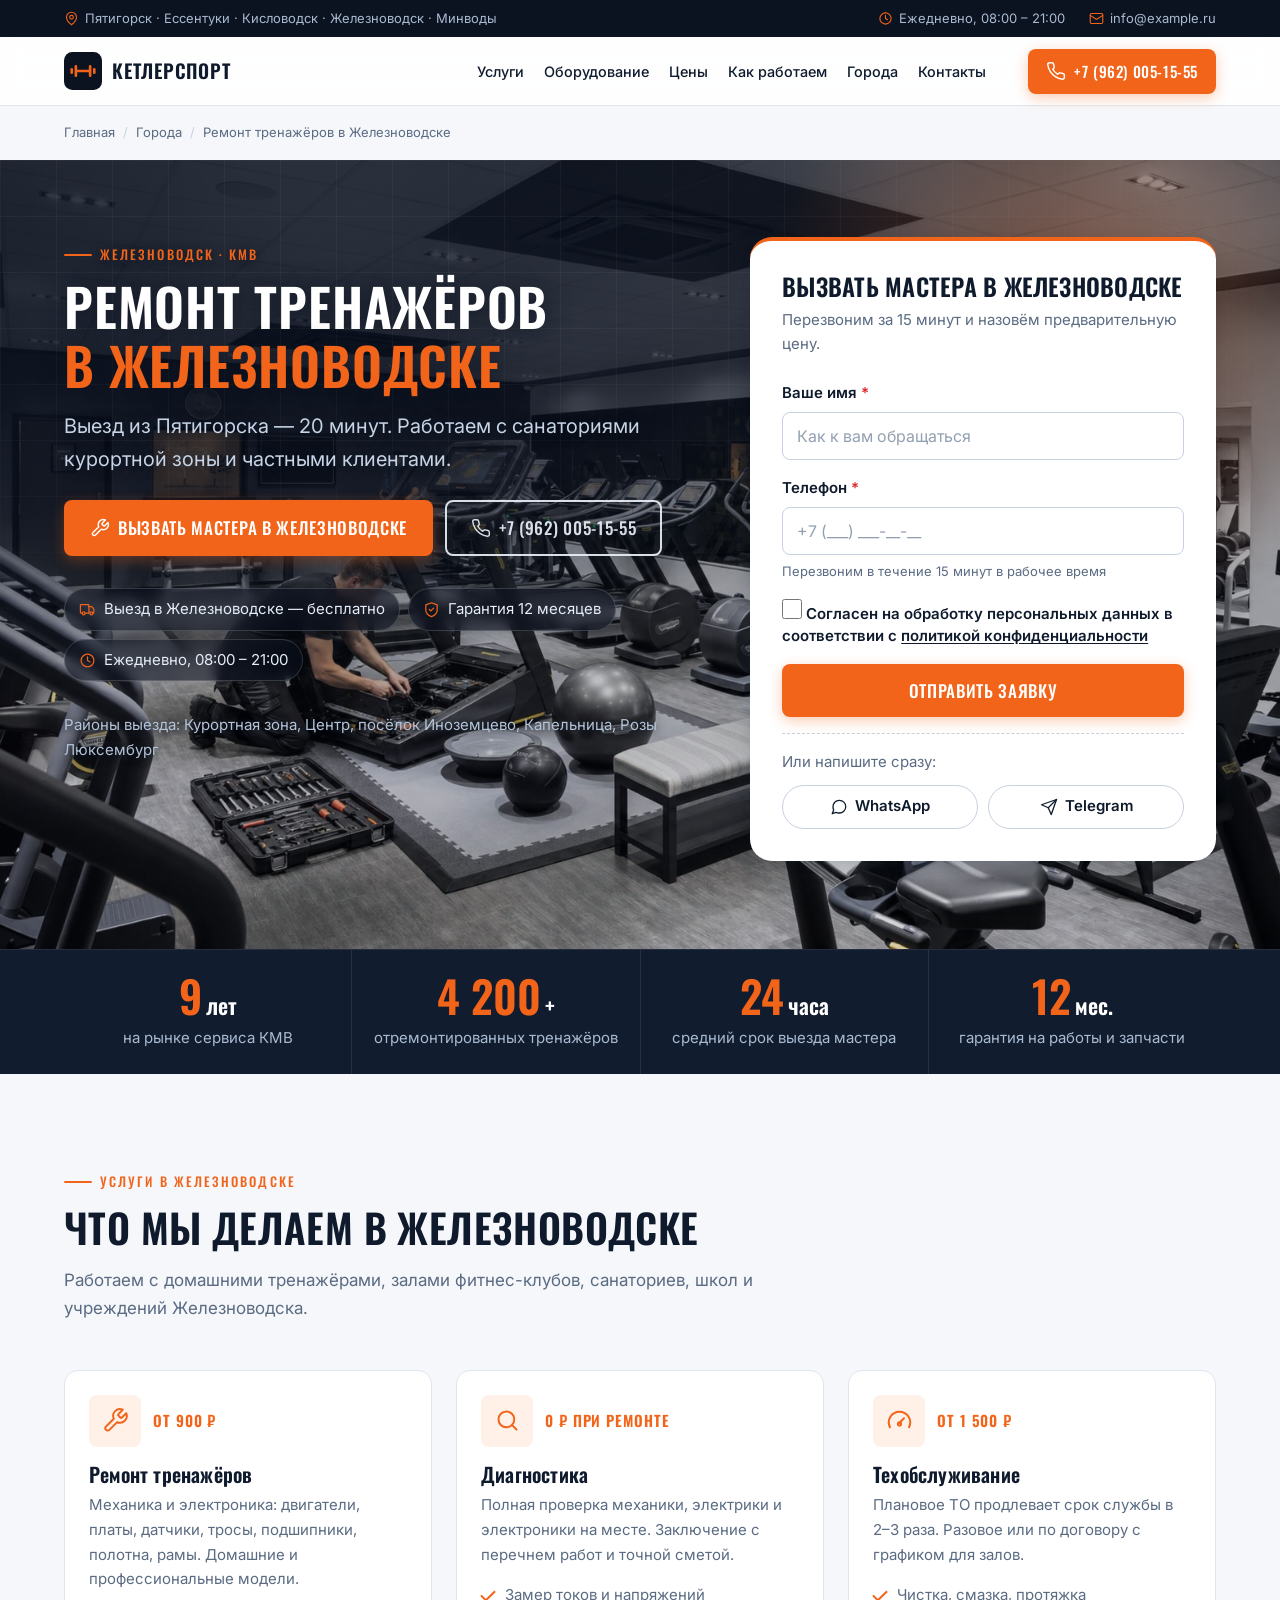
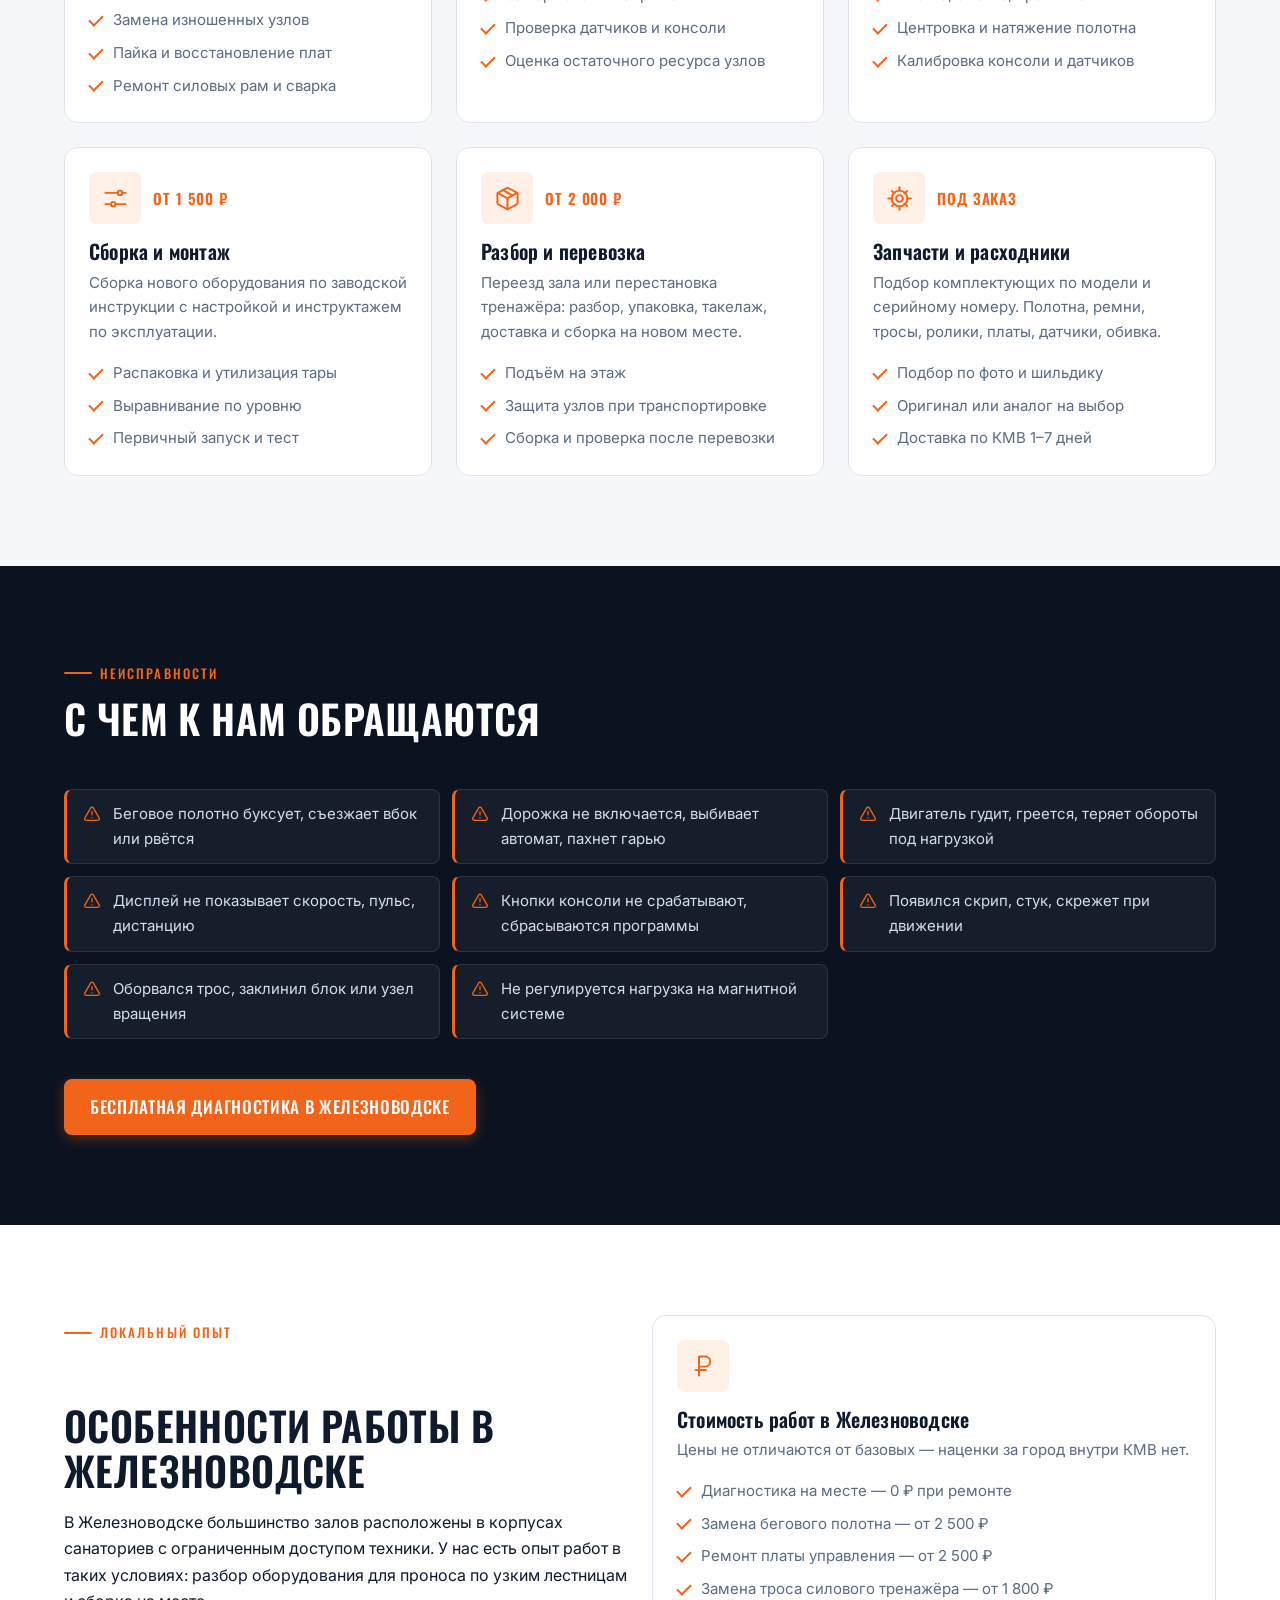
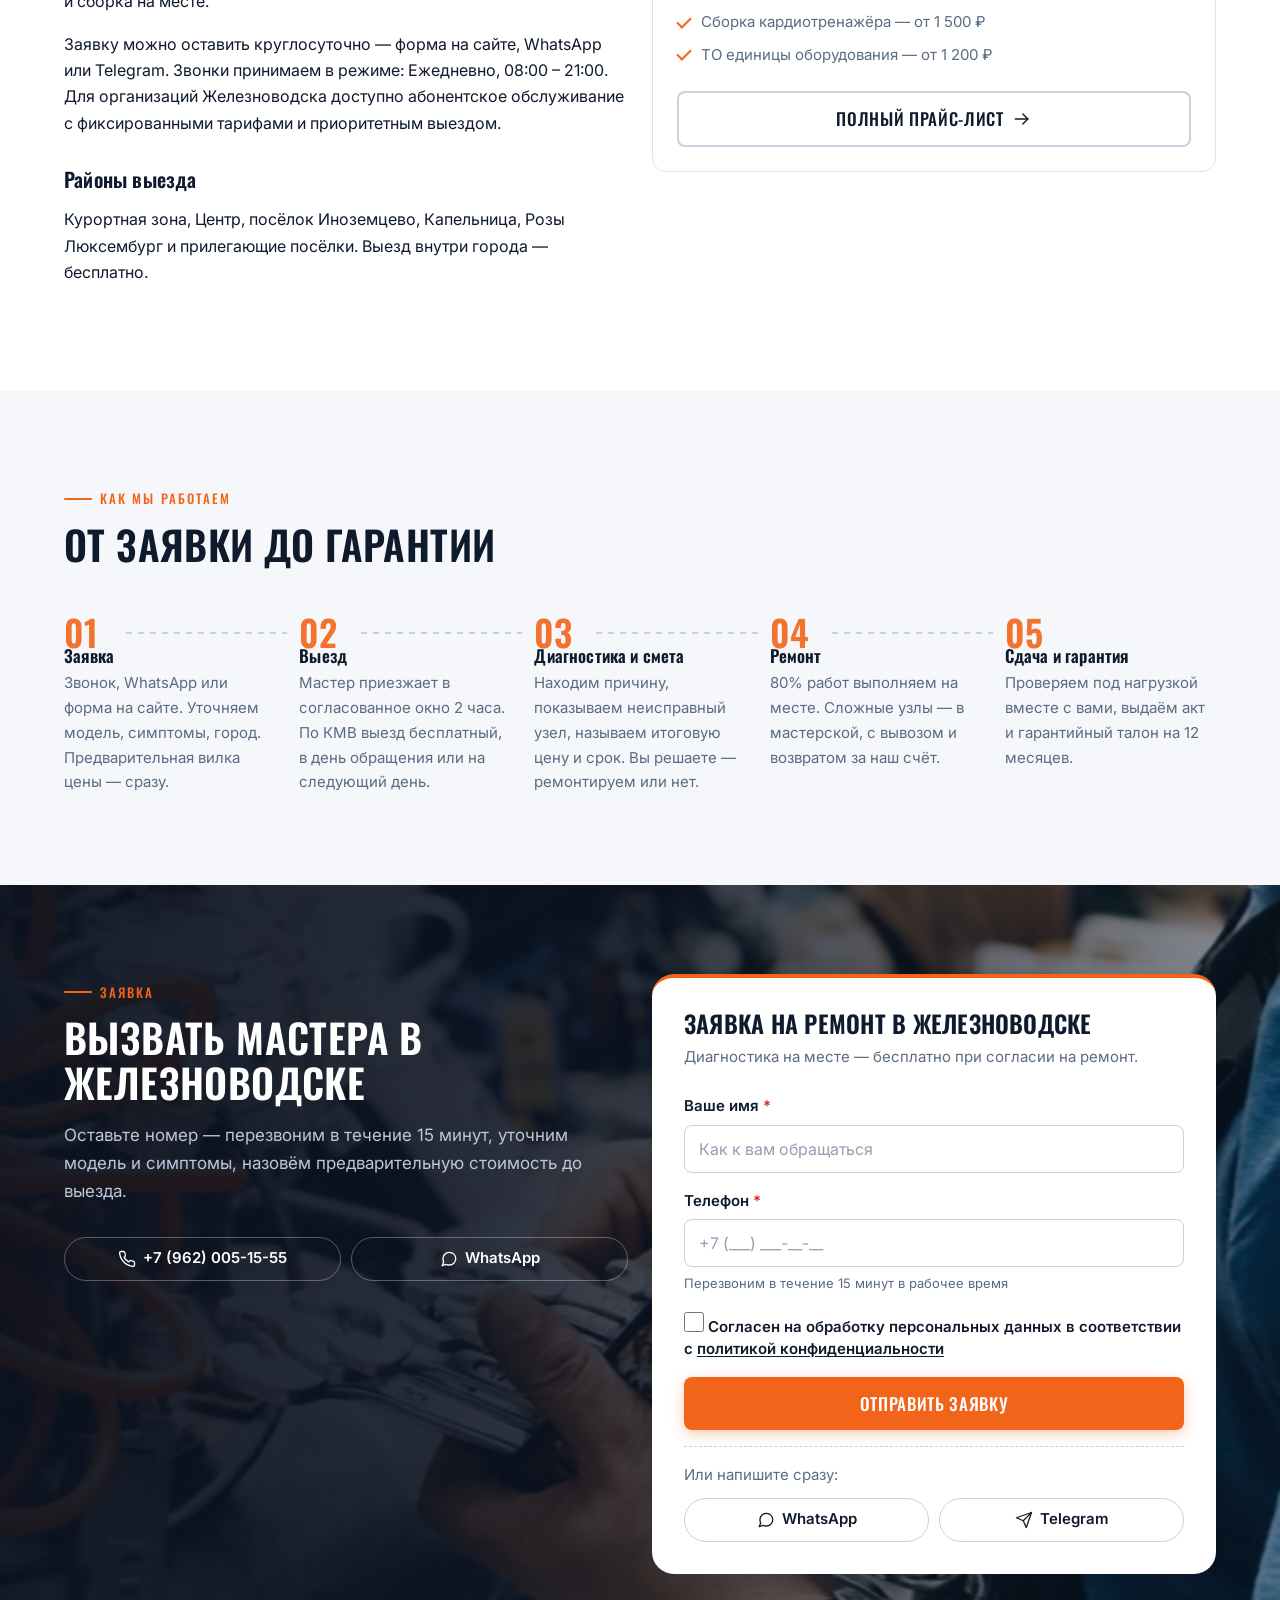
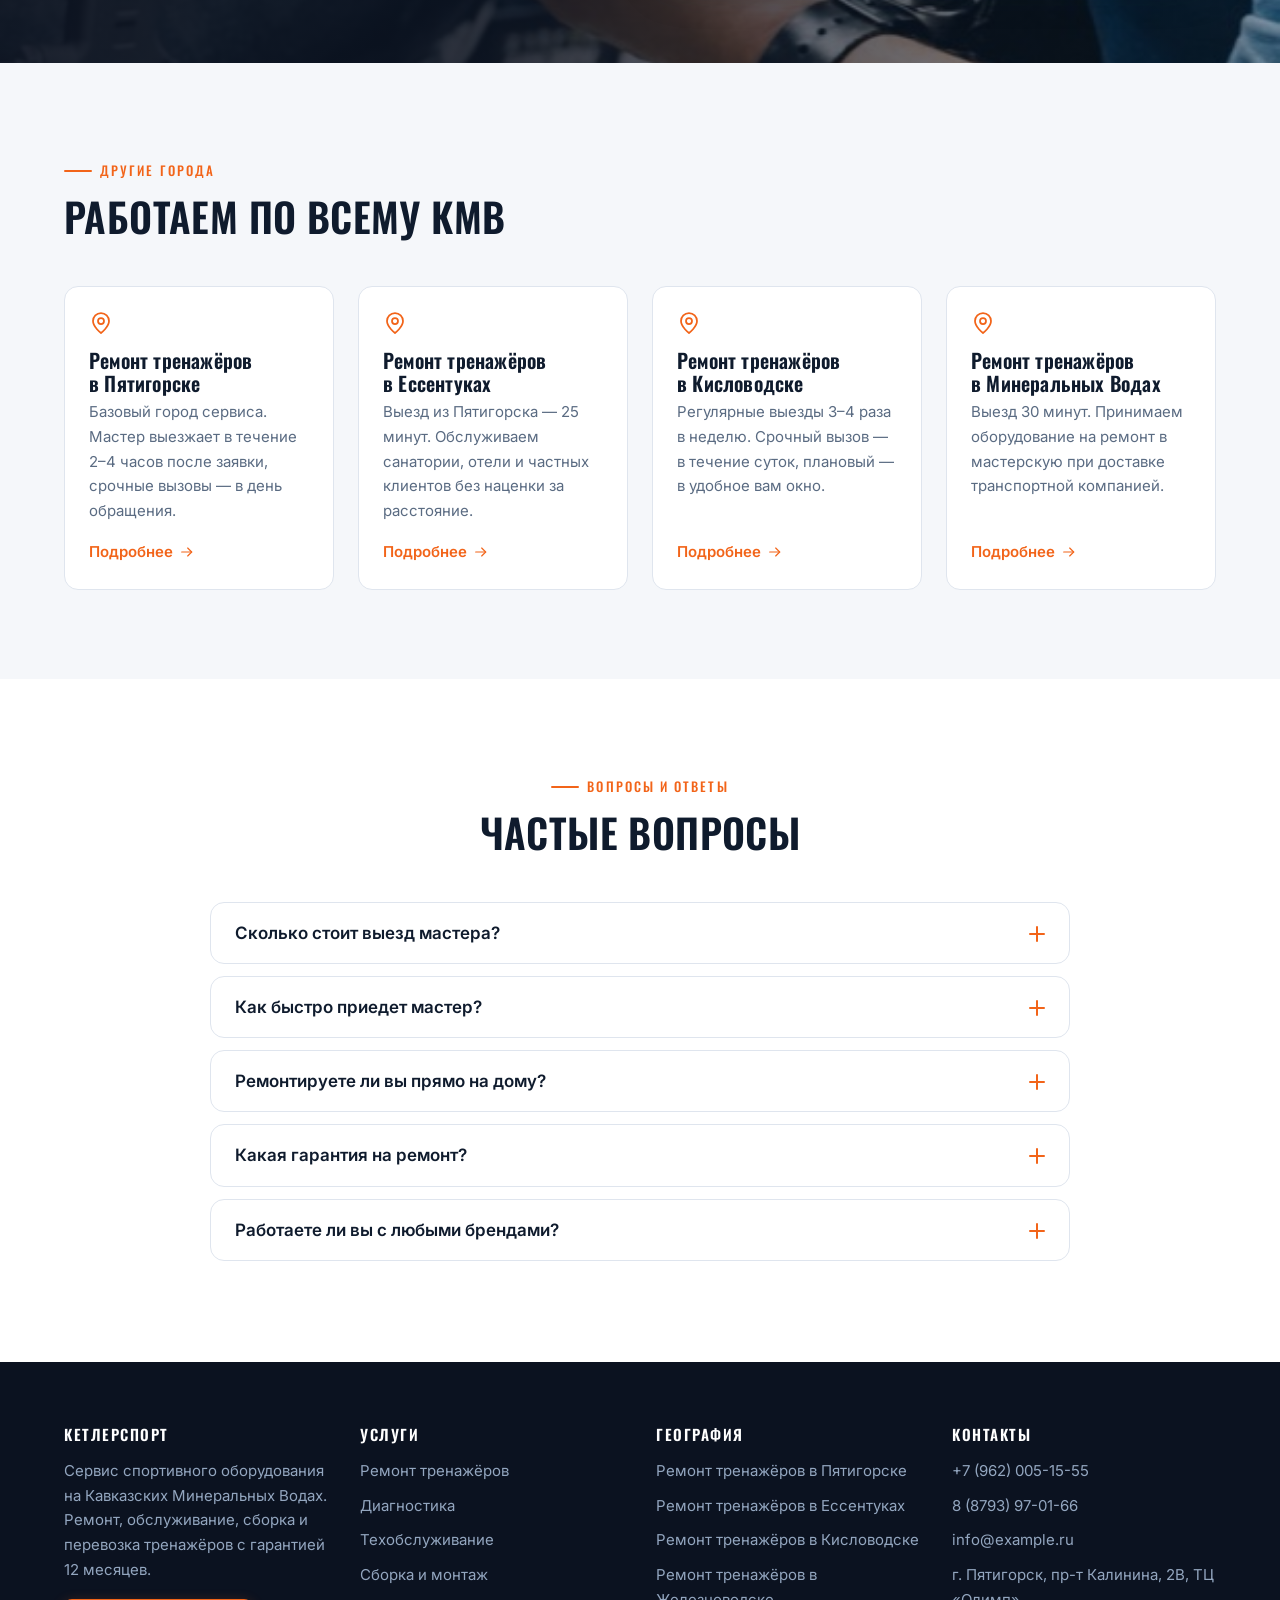
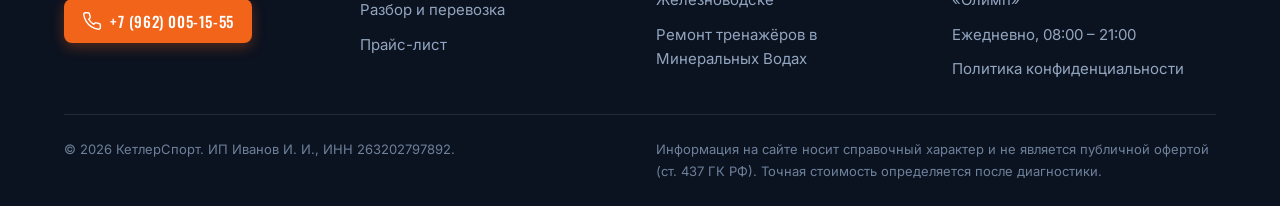
<file: remont-trenazherov-zheleznovodsk.html>
<!DOCTYPE html>
<html lang="ru">
<head>
<meta charset="utf-8">
<meta name="viewport" content="width=device-width, initial-scale=1">
<title>Ремонт тренажёров в Железноводске — выезд мастера, гарантия 12 месяцев | КетлерСпорт</title>
<meta name="description" content="Ремонт спортивных тренажёров в Железноводске: беговые дорожки, велотренажёры, эллипсоиды, силовые станции. Бесплатный выезд и диагностика, ремонт на дому, гарантия 12 месяцев. Телефон +7 (962) 005-15-55.">
<link rel="canonical" href="https://remtrenkmv.ru/remont-trenazherov-zheleznovodsk.html">

<meta property="og:type" content="website">
<meta property="og:site_name" content="КетлерСпорт">
<meta property="og:title" content="Ремонт тренажёров в Железноводске — выезд мастера, гарантия 12 месяцев | КетлерСпорт">
<meta property="og:description" content="Ремонт спортивных тренажёров в Железноводске: беговые дорожки, велотренажёры, эллипсоиды, силовые станции. Бесплатный выезд и диагностика, ремонт на дому, гарантия 12 месяцев. Телефон +7 (962) 005-15-55.">
<meta property="og:url" content="https://remtrenkmv.ru/remont-trenazherov-zheleznovodsk.html">
<meta property="og:locale" content="ru_RU">
<meta name="theme-color" content="#0B1220">
<meta name="format-detection" content="telephone=no">

<link rel="icon" href="assets/img/favicon.svg" type="image/svg+xml">
<link rel="apple-touch-icon" href="assets/img/favicon.svg">

<link rel="preconnect" href="https://fonts.googleapis.com">
<link rel="preconnect" href="https://fonts.gstatic.com" crossorigin>
<link rel="stylesheet" href="https://fonts.googleapis.com/css2?family=Oswald:wght@400;500;600&family=Inter:wght@400;500;600;700&display=swap">
<link rel="stylesheet" href="assets/css/style.css">

<script>document.documentElement.classList.add('js');</script>

<script type="application/ld+json">[{"@context": "https://schema.org", "@type": ["LocalBusiness", "HomeAndConstructionBusiness"], "name": "КетлерСпорт — ремонт тренажёров в Железноводске", "description": "Ремонт тренажёров с выездом по всему Кавминводам", "url": "https://remtrenkmv.ru/remont-trenazherov-zheleznovodsk.html", "telephone": "+79620051555", "email": "info@example.ru", "priceRange": "₽₽", "image": "https://remtrenkmv.ru/assets/img/favicon.svg", "address": {"@type": "PostalAddress", "addressLocality": "Пятигорск", "addressRegion": "Ставропольский край", "addressCountry": "RU", "streetAddress": "г. Пятигорск, пр-т Калинина, 2В, ТЦ «Олимп»"}, "geo": {"@type": "GeoCoordinates", "latitude": "44.0601212", "longitude": "43.0701701"}, "openingHours": "Mo-Su 08:00-21:00", "areaServed": [{"@type": "City", "name": "Пятигорск"}, {"@type": "City", "name": "Ессентуки"}, {"@type": "City", "name": "Кисловодск"}, {"@type": "City", "name": "Железноводск"}, {"@type": "City", "name": "Минеральные Воды"}], "makesOffer": [{"@type": "Offer", "itemOffered": {"@type": "Service", "name": "Ремонт тренажёров", "description": "Механика и электроника: двигатели, платы, датчики, тросы, подшипники, полотна, рамы. Домашние и профессиональные модели."}}, {"@type": "Offer", "itemOffered": {"@type": "Service", "name": "Диагностика", "description": "Полная проверка механики, электрики и электроники на месте. Заключение с перечнем работ и точной сметой."}}, {"@type": "Offer", "itemOffered": {"@type": "Service", "name": "Техобслуживание", "description": "Плановое ТО продлевает срок службы в 2–3 раза. Разовое или по договору с графиком для залов."}}, {"@type": "Offer", "itemOffered": {"@type": "Service", "name": "Сборка и монтаж", "description": "Сборка нового оборудования по заводской инструкции с настройкой и инструктажем по эксплуатации."}}, {"@type": "Offer", "itemOffered": {"@type": "Service", "name": "Разбор и перевозка", "description": "Переезд зала или перестановка тренажёра: разбор, упаковка, такелаж, доставка и сборка на новом месте."}}, {"@type": "Offer", "itemOffered": {"@type": "Service", "name": "Запчасти и расходники", "description": "Подбор комплектующих по модели и серийному номеру. Полотна, ремни, тросы, ролики, платы, датчики, обивка."}}]},{"@context": "https://schema.org", "@type": "BreadcrumbList", "itemListElement": [{"@type": "ListItem", "position": 1, "name": "Главная", "item": "https://remtrenkmv.ru/"}, {"@type": "ListItem", "position": 2, "name": "Ремонт тренажёров в Железноводске", "item": "https://remtrenkmv.ru/remont-trenazherov-zheleznovodsk.html"}]}]</script>
<!-- Счётчик не подключён: укажите brand.metrika_id в config.json -->
</head>
<body>
<!-- SVG-спрайт. Вставляется в начало <body>, иконки используются так:
     <svg class="icon" aria-hidden="true"><use href="#i-phone"></use></svg>
     Стиль: контурные иконки 24x24, толщина обводки 1.75 — задаётся в CSS (.icon).
     При желании можно заменить на Lucide/Heroicons, сохранив id. -->
<svg xmlns="http://www.w3.org/2000/svg" style="display:none" aria-hidden="true" focusable="false">

  <symbol id="i-phone" viewBox="0 0 24 24">
    <path d="M22 16.9v3a2 2 0 0 1-2.2 2 19.8 19.8 0 0 1-8.6-3.1 19.5 19.5 0 0 1-6-6A19.8 19.8 0 0 1 2.1 4.2 2 2 0 0 1 4.1 2h3a2 2 0 0 1 2 1.7c.1 1 .4 1.9.7 2.8a2 2 0 0 1-.5 2.1L8.1 9.9a16 16 0 0 0 6 6l1.3-1.3a2 2 0 0 1 2.1-.4c.9.3 1.8.6 2.8.7a2 2 0 0 1 1.7 2z"/>
  </symbol>

  <symbol id="i-mail" viewBox="0 0 24 24">
    <rect x="2" y="4" width="20" height="16" rx="2"/>
    <path d="m22 7-9 5.7a2 2 0 0 1-2 0L2 7"/>
  </symbol>

  <symbol id="i-chat" viewBox="0 0 24 24">
    <path d="M21 11.5a8.4 8.4 0 0 1-9 8.5 8.9 8.9 0 0 1-4-.9L3 21l1.9-5a8.4 8.4 0 0 1-.9-3.9 8.4 8.4 0 0 1 8.5-9 8.4 8.4 0 0 1 8.5 8.4z"/>
  </symbol>

  <symbol id="i-send" viewBox="0 0 24 24">
    <path d="M22 2 11 13"/>
    <path d="M22 2 15 22l-4-9-9-4z"/>
  </symbol>

  <symbol id="i-clock" viewBox="0 0 24 24">
    <circle cx="12" cy="12" r="9"/>
    <path d="M12 7v5l3.5 2"/>
  </symbol>

  <symbol id="i-pin" viewBox="0 0 24 24">
    <path d="M20 10c0 6-8 12-8 12s-8-6-8-12a8 8 0 0 1 16 0Z"/>
    <circle cx="12" cy="10" r="3"/>
  </symbol>

  <symbol id="i-truck" viewBox="0 0 24 24">
    <path d="M14 17V6a1 1 0 0 0-1-1H3a1 1 0 0 0-1 1v10a1 1 0 0 0 1 1h1"/>
    <path d="M14 8h3.6a1 1 0 0 1 .8.4l2.4 3.2a1 1 0 0 1 .2.6V16a1 1 0 0 1-1 1h-1"/>
    <path d="M9 17h5"/>
    <circle cx="6.5" cy="17.5" r="2"/>
    <circle cx="17.5" cy="17.5" r="2"/>
  </symbol>

  <symbol id="i-shield" viewBox="0 0 24 24">
    <path d="M12 22s8-3 8-9V5.5L12 2.5 4 5.5V13c0 6 8 9 8 9Z"/>
    <path d="m9 12 2 2 4-4"/>
  </symbol>

  <symbol id="i-wrench" viewBox="0 0 24 24">
    <path d="M14.7 6.3a1 1 0 0 0 0 1.4l1.6 1.6a1 1 0 0 0 1.4 0l3.8-3.8a6 6 0 0 1-8 7.9l-6.9 6.9a2.1 2.1 0 0 1-3-3l6.9-6.9a6 6 0 0 1 7.9-8z"/>
  </symbol>

  <symbol id="i-receipt" viewBox="0 0 24 24">
    <path d="M5 2v20l2-1.2L9 22l2-1.2L13 22l2-1.2L17 22l2-1.2V2l-2 1.2L15 2l-2 1.2L11 2 9 3.2 7 2Z"/>
    <path d="M9 8h6"/><path d="M9 12h6"/><path d="M9 16h3"/>
  </symbol>

  <symbol id="i-building" viewBox="0 0 24 24">
    <rect x="4" y="2" width="16" height="20" rx="1.5"/>
    <path d="M8 6h2"/><path d="M14 6h2"/>
    <path d="M8 10h2"/><path d="M14 10h2"/>
    <path d="M8 14h2"/><path d="M14 14h2"/>
    <path d="M10 22v-4h4v4"/>
  </symbol>

  <symbol id="i-search" viewBox="0 0 24 24">
    <circle cx="11" cy="11" r="7"/>
    <path d="m20 20-3.9-3.9"/>
  </symbol>

  <symbol id="i-gauge" viewBox="0 0 24 24">
    <path d="M3.5 18a9.5 9.5 0 1 1 17 0"/>
    <path d="m12 14 4-4"/>
    <circle cx="12" cy="15" r="1.4"/>
  </symbol>

  <symbol id="i-sliders" viewBox="0 0 24 24">
    <path d="M3 7h11"/><path d="M18 7h3"/><circle cx="16" cy="7" r="2"/>
    <path d="M3 17h5"/><path d="M12 17h9"/><circle cx="10" cy="17" r="2"/>
  </symbol>

  <symbol id="i-package" viewBox="0 0 24 24">
    <path d="M21 8a1.5 1.5 0 0 0-.8-1.3l-7.5-4a1.5 1.5 0 0 0-1.4 0l-7.5 4A1.5 1.5 0 0 0 3 8v8a1.5 1.5 0 0 0 .8 1.3l7.5 4a1.5 1.5 0 0 0 1.4 0l7.5-4A1.5 1.5 0 0 0 21 16Z"/>
    <path d="m3.3 7 8.7 4.8L20.7 7"/>
    <path d="M12 21.8V11.8"/>
    <path d="m7.5 4.4 9 4.9"/>
  </symbol>

  <symbol id="i-cog" viewBox="0 0 24 24">
    <circle cx="12" cy="12" r="3"/>
    <circle cx="12" cy="12" r="7"/>
    <path d="M12 2v3"/><path d="M12 19v3"/>
    <path d="M2 12h3"/><path d="M19 12h3"/>
    <path d="m5.3 5.3 2.1 2.1"/><path d="m16.6 16.6 2.1 2.1"/>
    <path d="m18.7 5.3-2.1 2.1"/><path d="m7.4 16.6-2.1 2.1"/>
  </symbol>

  <symbol id="i-menu" viewBox="0 0 24 24">
    <path d="M4 6h16"/><path d="M4 12h16"/><path d="M4 18h16"/>
  </symbol>

  <symbol id="i-close" viewBox="0 0 24 24">
    <path d="M6 6 18 18"/><path d="M18 6 6 18"/>
  </symbol>

  <symbol id="i-arrow-right" viewBox="0 0 24 24">
    <path d="M4 12h15"/><path d="m13 6 6 6-6 6"/>
  </symbol>

  <symbol id="i-arrow-up" viewBox="0 0 24 24">
    <path d="M12 19V5"/><path d="m5 12 7-7 7 7"/>
  </symbol>

  <symbol id="i-check" viewBox="0 0 24 24">
    <path d="M20 6 9 17l-5-5"/>
  </symbol>

  <symbol id="i-star" viewBox="0 0 24 24">
    <path d="m12 2.8 2.9 5.9 6.5.9-4.7 4.6 1.1 6.5-5.8-3-5.8 3 1.1-6.5L2.6 9.6l6.5-.9z"/>
  </symbol>

  <symbol id="i-alert" viewBox="0 0 24 24">
    <path d="M10.3 3.9 2.4 17.4A2 2 0 0 0 4.1 20.4h15.8a2 2 0 0 0 1.7-3L13.7 3.9a2 2 0 0 0-3.4 0Z"/>
    <path d="M12 9v4"/><path d="M12 17h.01"/>
  </symbol>

  <symbol id="i-info" viewBox="0 0 24 24">
    <circle cx="12" cy="12" r="9"/>
    <path d="M12 16v-5"/><path d="M12 8h.01"/>
  </symbol>

  <symbol id="i-home" viewBox="0 0 24 24">
    <path d="m3 10 9-7 9 7v10a1 1 0 0 1-1 1H4a1 1 0 0 1-1-1z"/>
    <path d="M10 21v-6h4v6"/>
  </symbol>

  <symbol id="i-dumbbell" viewBox="0 0 24 24">
    <path d="M6.5 6v12"/><path d="M17.5 6v12"/>
    <path d="M3 9v6"/><path d="M21 9v6"/>
    <path d="M6.5 12h11"/>
  </symbol>

  <symbol id="i-hotel" viewBox="0 0 24 24">
    <rect x="3" y="12" width="18" height="4" rx="1"/>
    <path d="M3 12V6"/>
    <path d="M7 12V9h6v3"/>
    <path d="M3 20v-4"/><path d="M21 20v-4"/>
  </symbol>

  <symbol id="i-school" viewBox="0 0 24 24">
    <path d="m2 9 10-5 10 5-10 5z"/>
    <path d="M6 11.5V17c0 1.5 2.7 3 6 3s6-1.5 6-3v-5.5"/>
  </symbol>

  <symbol id="i-store" viewBox="0 0 24 24">
    <path d="m3 9 1.6-5h14.8L21 9"/>
    <path d="M4 9v11h16V9"/>
    <path d="M9 20v-6h6v6"/>
  </symbol>

  <symbol id="i-office" viewBox="0 0 24 24">
    <rect x="2" y="7" width="20" height="13" rx="2"/>
    <path d="M9 7V5a1 1 0 0 1 1-1h4a1 1 0 0 1 1 1v2"/>
    <path d="M2 12h20"/>
  </symbol>

  <symbol id="i-treadmill" viewBox="0 0 24 24">
    <path d="M3 19h10a1 1 0 0 0 1-.7L17.5 8"/>
    <path d="M17.5 8H21"/>
    <path d="M21 8v11"/>
    <path d="M6 19v2"/><path d="M12 19v2"/>
  </symbol>

  <symbol id="i-bike" viewBox="0 0 24 24">
    <circle cx="5.5" cy="17" r="3.5"/>
    <circle cx="18.5" cy="17" r="3.5"/>
    <path d="M5.5 17 9 8h6l3.5 9"/>
    <path d="M7 8h4"/><path d="M14 8h3"/>
  </symbol>

  <symbol id="i-ellipse" viewBox="0 0 24 24">
    <ellipse cx="12" cy="15.5" rx="9" ry="4.5"/>
    <path d="M12 11V3"/>
    <path d="M8 3h8"/>
    <path d="M6 15.5h12"/>
  </symbol>

  <symbol id="i-rower" viewBox="0 0 24 24">
    <path d="M2 19h20"/>
    <path d="m7 19 1.5-5h4l1.5 5"/>
    <circle cx="18" cy="8.5" r="3"/>
    <path d="m15.2 9.8-6 3.2"/>
  </symbol>

  <symbol id="i-stepper" viewBox="0 0 24 24">
    <path d="M3 20h4v-4h4v-4h4V8h5"/>
    <path d="M3 20v-2"/>
  </symbol>

  <symbol id="i-weights" viewBox="0 0 24 24">
    <rect x="6" y="7" width="12" height="3" rx="1"/>
    <rect x="6" y="12" width="12" height="3" rx="1"/>
    <rect x="6" y="17" width="12" height="3" rx="1"/>
    <path d="M12 7V3"/><path d="M9 3h6"/>
  </symbol>

  <symbol id="i-station" viewBox="0 0 24 24">
    <path d="M4 3v18"/><path d="M20 3v18"/>
    <path d="M4 3h16"/>
    <path d="M4 12h7"/>
    <circle cx="15" cy="12" r="2.5"/>
    <path d="M20 21H4"/>
  </symbol>

  <symbol id="i-bench" viewBox="0 0 24 24">
    <rect x="5" y="8" width="14" height="4" rx="1.5"/>
    <path d="M7 12v8"/><path d="M17 12v8"/>
    <path d="M3 5h4"/><path d="M17 5h4"/>
  </symbol>

  <symbol id="i-file" viewBox="0 0 24 24">
    <path d="M14 2H7a2 2 0 0 0-2 2v16a2 2 0 0 0 2 2h10a2 2 0 0 0 2-2V7z"/>
    <path d="M14 2v5h5"/>
    <path d="M9 13h6"/><path d="M9 17h4"/>
  </symbol>

  <symbol id="i-ruble" viewBox="0 0 24 24">
    <path d="M8 21V4h5.5a4.5 4.5 0 0 1 0 9H8"/>
    <path d="M5 16h9"/>
  </symbol>
</svg>


<a class="skip-link" href="#main">Перейти к содержимому</a>

<div class="topbar">
  <div class="container topbar__inner">
    <span class="topbar__item topbar__cities">
      <svg class="icon" aria-hidden="true"><use href="#i-pin"></use></svg>
      Пятигорск · Ессентуки · Кисловодск · Железноводск · Минводы
    </span>
    <span class="topbar__item topbar__hours">
      <svg class="icon" aria-hidden="true"><use href="#i-clock"></use></svg>
      Ежедневно, 08:00 – 21:00
    </span>
    <a class="topbar__item topbar__mail" href="mailto:info@example.ru">
      <svg class="icon" aria-hidden="true"><use href="#i-mail"></use></svg>
      info@example.ru
    </a>
    <a class="topbar__item topbar__phone" href="tel:+79620051555">
      <svg class="icon" aria-hidden="true"><use href="#i-phone"></use></svg>
      +7 (962) 005-15-55
    </a>
  </div>
</div>

<header class="header">
  <div class="container header__inner">
    <a class="logo" href="index.html" aria-label="КетлерСпорт — на главную">
      <svg class="logo__mark" viewBox="0 0 64 64" aria-hidden="true">
        <rect width="64" height="64" rx="14" fill="#0B1220"/>
        <g fill="none" stroke="#F26419" stroke-width="4.5" stroke-linecap="round">
          <path d="M20 24v16M44 24v16M13 29v6M51 29v6M20 32h24"/>
        </g>
      </svg>
      <span class="logo__text">
        <span class="logo__name">КетлерСпорт</span>
        <span class="logo__sub">Ремонт спортивного оборудования</span>
      </span>
    </a>

    <button class="burger" type="button" data-burger aria-expanded="false" aria-controls="site-nav" aria-label="Меню">
      <svg class="icon burger__open" aria-hidden="true"><use href="#i-menu"></use></svg>
      <svg class="icon burger__close" aria-hidden="true"><use href="#i-close"></use></svg>
    </button>

    <nav class="nav" id="site-nav" data-nav aria-label="Основная навигация">
      <ul class="nav__list">
        <li><a class="nav__link" href="index.html#services">Услуги</a></li>
        <li><a class="nav__link" href="index.html#equipment">Оборудование</a></li>
        <li><a class="nav__link" href="index.html#prices">Цены</a></li>
        <li><a class="nav__link" href="index.html#process">Как работаем</a></li>
        <li><a class="nav__link" href="index.html#cities">Города</a></li>
        <li class="nav__item--compact"><a class="nav__link" href="index.html#faq">Вопросы</a></li>
        <li><a class="nav__link" href="index.html#contacts">Контакты</a></li>
        <li class="nav__cta"><a class="btn btn--primary btn--block" href="#lead" data-lead-cta>Вызвать мастера</a></li>
      </ul>
    </nav>

    <a class="btn btn--primary btn--sm header__phone" href="tel:+79620051555">
      <svg class="icon" aria-hidden="true"><use href="#i-phone"></use></svg>
      +7 (962) 005-15-55
    </a>
  </div>
</header>

<main id="main">
<nav class="breadcrumbs container" aria-label="Хлебные крошки">
  <ol>
    <li><a href="index.html">Главная</a></li>
    <li><a href="index.html#cities">Города</a></li>
    <li>Ремонт тренажёров в Железноводске</li>
  </ol>
</nav>

<section class="hero">
  <div class="hero__bg">
    <img src="assets/img/photos/hero.jpg" alt="" width="1635" height="962" fetchpriority="high" decoding="async">
  </div>

  <div class="container hero__inner">
    <div>
      <span class="eyebrow">Железноводск · КМВ</span>
      <h1>Ремонт тренажёров<br><mark>в Железноводске</mark></h1>
      <p class="hero__lead">Выезд из Пятигорска — 20 минут. Работаем с санаториями курортной зоны и частными клиентами.</p>

      <div class="hero__actions">
        <a class="btn btn--primary" href="#lead" data-lead-cta>
          <svg class="icon" aria-hidden="true"><use href="#i-wrench"></use></svg>
          Вызвать мастера в Железноводске
        </a>
        <a class="btn btn--ghost" href="tel:+79620051555">
          <svg class="icon" aria-hidden="true"><use href="#i-phone"></use></svg>
          +7 (962) 005-15-55
        </a>
      </div>

      <ul class="hero__badges">
        <li class="badge"><svg class="icon" aria-hidden="true"><use href="#i-truck"></use></svg> Выезд в Железноводске — бесплатно</li>
        <li class="badge"><svg class="icon" aria-hidden="true"><use href="#i-shield"></use></svg> Гарантия 12 месяцев</li>
        <li class="badge"><svg class="icon" aria-hidden="true"><use href="#i-clock"></use></svg> Ежедневно, 08:00 – 21:00</li>
      </ul>

      <p class="hero__cities">Районы выезда: Курортная зона, Центр, посёлок Иноземцево, Капельница, Розы Люксембург</p>
    </div>

    <div class="lead-card reveal">
  <h2>Вызвать мастера в Железноводске</h2>
  <p class="lead-card__note">Перезвоним за 15 минут и назовём предварительную цену.</p>

  <form data-form data-endpoint="" method="post" action="#" novalidate>
    <input type="hidden" name="source" value="Железноводск">
    <input type="text" name="company" tabindex="-1" autocomplete="off" class="visually-hidden" aria-hidden="true">

    <div class="field">
      <label for="hero-name">Ваше имя <span class="field__req" aria-hidden="true">*</span></label>
      <input class="input" id="hero-name" name="name" type="text" required
             autocomplete="name" placeholder="Как к вам обращаться">
      <span class="field__error" role="alert"></span>
    </div>

    <div class="field">
      <label for="hero-phone">Телефон <span class="field__req" aria-hidden="true">*</span></label>
      <input class="input" id="hero-phone" name="phone" type="tel" required
             autocomplete="tel" inputmode="tel" placeholder="+7 (___) ___-__-__">
      <span class="field__hint">Перезвоним в течение 15 минут в рабочее время</span>
      <span class="field__error" role="alert"></span>
    </div>

    <div class="field">
      <label class="check">
        <input type="checkbox" name="consent" required>
        <span>Согласен на обработку персональных данных в соответствии с
          <a href="privacy.html">политикой конфиденциальности</a></span>
      </label>
      <span class="field__error" role="alert"></span>
    </div>

    <button class="btn btn--primary btn--block" type="submit">Отправить заявку</button>

    <p class="form__status" role="status" aria-live="polite"></p>

    <div class="form__alt">
      <span>Или напишите сразу:</span>
      <a class="chip-link" href="https://wa.me/79620051555" target="_blank" rel="noopener">
        <svg class="icon" aria-hidden="true"><use href="#i-chat"></use></svg> WhatsApp
      </a>
      <a class="chip-link" href="https://t.me/ketlersport" target="_blank" rel="noopener">
        <svg class="icon" aria-hidden="true"><use href="#i-send"></use></svg> Telegram
      </a>
    </div>
  </form>
</div>
  </div>
</section>

<section class="stats" aria-label="Компания в цифрах">
  <div class="container">
    <div class="stats__grid"><div class="stat"><div class="stat__value"><span data-count="9">0</span><span class="stat__suffix">лет</span></div><div class="stat__label">на рынке сервиса КМВ</div></div>
<div class="stat"><div class="stat__value"><span data-count="4200">0</span><span class="stat__suffix">+</span></div><div class="stat__label">отремонтированных тренажёров</div></div>
<div class="stat"><div class="stat__value"><span data-count="24">0</span><span class="stat__suffix">часа</span></div><div class="stat__label">средний срок выезда мастера</div></div>
<div class="stat"><div class="stat__value"><span data-count="12">0</span><span class="stat__suffix">мес.</span></div><div class="stat__label">гарантия на работы и запчасти</div></div></div>
  </div>
</section>

<section class="section">
  <div class="container">
    <div class="section-head reveal">
      <span class="eyebrow">Услуги в Железноводске</span>
      <h2>Что мы делаем в Железноводске</h2>
      <p>Работаем с домашними тренажёрами, залами фитнес-клубов, санаториев,
         школ и учреждений Железноводска.</p>
    </div>
    <div class="grid grid--3"><article class="card reveal" id="service-remont"><span class="card__icon"><svg class="icon" aria-hidden="true"><use href="#i-wrench"></use></svg></span><span class="card__price">от 900 ₽</span><h3>Ремонт тренажёров</h3><p>Механика и электроника: двигатели, платы, датчики, тросы, подшипники, полотна, рамы. Домашние и профессиональные модели.</p><ul class="card__list"><li>Замена изношенных узлов</li><li>Пайка и восстановление плат</li><li>Ремонт силовых рам и сварка</li></ul></article>
<article class="card reveal" id="service-diagnostika"><span class="card__icon"><svg class="icon" aria-hidden="true"><use href="#i-search"></use></svg></span><span class="card__price">0 ₽ при ремонте</span><h3>Диагностика</h3><p>Полная проверка механики, электрики и электроники на месте. Заключение с перечнем работ и точной сметой.</p><ul class="card__list"><li>Замер токов и напряжений</li><li>Проверка датчиков и консоли</li><li>Оценка остаточного ресурса узлов</li></ul></article>
<article class="card reveal" id="service-to"><span class="card__icon"><svg class="icon" aria-hidden="true"><use href="#i-gauge"></use></svg></span><span class="card__price">от 1 500 ₽</span><h3>Техобслуживание</h3><p>Плановое ТО продлевает срок службы в 2–3 раза. Разовое или по договору с графиком для залов.</p><ul class="card__list"><li>Чистка, смазка, протяжка</li><li>Центровка и натяжение полотна</li><li>Калибровка консоли и датчиков</li></ul></article>
<article class="card reveal" id="service-sborka"><span class="card__icon"><svg class="icon" aria-hidden="true"><use href="#i-sliders"></use></svg></span><span class="card__price">от 1 500 ₽</span><h3>Сборка и монтаж</h3><p>Сборка нового оборудования по заводской инструкции с настройкой и инструктажем по эксплуатации.</p><ul class="card__list"><li>Распаковка и утилизация тары</li><li>Выравнивание по уровню</li><li>Первичный запуск и тест</li></ul></article>
<article class="card reveal" id="service-perevozka"><span class="card__icon"><svg class="icon" aria-hidden="true"><use href="#i-package"></use></svg></span><span class="card__price">от 2 000 ₽</span><h3>Разбор и перевозка</h3><p>Переезд зала или перестановка тренажёра: разбор, упаковка, такелаж, доставка и сборка на новом месте.</p><ul class="card__list"><li>Подъём на этаж</li><li>Защита узлов при транспортировке</li><li>Сборка и проверка после перевозки</li></ul></article>
<article class="card reveal" id="service-zapchasti"><span class="card__icon"><svg class="icon" aria-hidden="true"><use href="#i-cog"></use></svg></span><span class="card__price">под заказ</span><h3>Запчасти и расходники</h3><p>Подбор комплектующих по модели и серийному номеру. Полотна, ремни, тросы, ролики, платы, датчики, обивка.</p><ul class="card__list"><li>Подбор по фото и шильдику</li><li>Оригинал или аналог на выбор</li><li>Доставка по КМВ 1–7 дней</li></ul></article></div>
  </div>
</section>

<section class="section section--dark">
  <div class="container">
    <div class="section-head reveal">
      <span class="eyebrow">Неисправности</span>
      <h2>С чем к нам обращаются</h2>
    </div>
    <ul class="failures reveal"><li><svg class="icon" aria-hidden="true"><use href="#i-alert"></use></svg><span>Беговое полотно буксует, съезжает вбок или рвётся</span></li>
<li><svg class="icon" aria-hidden="true"><use href="#i-alert"></use></svg><span>Дорожка не включается, выбивает автомат, пахнет гарью</span></li>
<li><svg class="icon" aria-hidden="true"><use href="#i-alert"></use></svg><span>Двигатель гудит, греется, теряет обороты под нагрузкой</span></li>
<li><svg class="icon" aria-hidden="true"><use href="#i-alert"></use></svg><span>Дисплей не показывает скорость, пульс, дистанцию</span></li>
<li><svg class="icon" aria-hidden="true"><use href="#i-alert"></use></svg><span>Кнопки консоли не срабатывают, сбрасываются программы</span></li>
<li><svg class="icon" aria-hidden="true"><use href="#i-alert"></use></svg><span>Появился скрип, стук, скрежет при движении</span></li>
<li><svg class="icon" aria-hidden="true"><use href="#i-alert"></use></svg><span>Оборвался трос, заклинил блок или узел вращения</span></li>
<li><svg class="icon" aria-hidden="true"><use href="#i-alert"></use></svg><span>Не регулируется нагрузка на магнитной системе</span></li></ul>
    <div style="margin-top:40px">
      <a class="btn btn--primary" href="#lead">Бесплатная диагностика в Железноводске</a>
    </div>
  </div>
</section>

<section class="section section--alt">
  <div class="container">
    <div class="grid grid--2" style="align-items:start">
      <div class="prose reveal">
        <span class="eyebrow">Локальный опыт</span>
        <h2>Особенности работы в Железноводске</h2>
        <p>В Железноводске большинство залов расположены в корпусах санаториев с ограниченным доступом техники. У нас есть опыт работ в таких условиях: разбор оборудования для проноса по узким лестницам и сборка на месте.</p>
        <p>
          Заявку можно оставить круглосуточно — форма на сайте, WhatsApp или Telegram.
          Звонки принимаем в режиме: Ежедневно, 08:00 – 21:00. Для организаций Железноводска доступно
          абонентское обслуживание с фиксированными тарифами и приоритетным выездом.
        </p>
        <h3>Районы выезда</h3>
        <p>Курортная зона, Центр, посёлок Иноземцево, Капельница, Розы Люксембург и прилегающие посёлки. Выезд внутри города — бесплатно.</p>
      </div>

      <div class="reveal">
        <div class="card">
          <div class="card__icon"><svg class="icon" aria-hidden="true"><use href="#i-ruble"></use></svg></div>
          <h3>Стоимость работ в Железноводске</h3>
          <p style="margin-bottom:16px">Цены не отличаются от базовых — наценки за город внутри КМВ нет.</p>
          <ul class="card__list">
            <li>Диагностика на месте — 0 ₽ при ремонте</li>
            <li>Замена бегового полотна — от 2 500 ₽</li>
            <li>Ремонт платы управления — от 2 500 ₽</li>
            <li>Замена троса силового тренажёра — от 1 800 ₽</li>
            <li>Сборка кардиотренажёра — от 1 500 ₽</li>
            <li>ТО единицы оборудования — от 1 200 ₽</li>
          </ul>
          <a class="btn btn--outline btn--block" style="margin-top:24px" href="index.html#prices">
            Полный прайс-лист
            <svg class="icon" aria-hidden="true"><use href="#i-arrow-right"></use></svg>
          </a>
        </div>
      </div>
    </div>
  </div>
</section>

<section class="section">
  <div class="container">
    <div class="section-head reveal">
      <span class="eyebrow">Как мы работаем</span>
      <h2>От заявки до гарантии</h2>
    </div>
    <div class="steps reveal"><div class="step"><h3>Заявка</h3><p>Звонок, WhatsApp или форма на сайте. Уточняем модель, симптомы, город. Предварительная вилка цены — сразу.</p></div>
<div class="step"><h3>Выезд</h3><p>Мастер приезжает в согласованное окно 2 часа. По КМВ выезд бесплатный, в день обращения или на следующий день.</p></div>
<div class="step"><h3>Диагностика и смета</h3><p>Находим причину, показываем неисправный узел, называем итоговую цену и срок. Вы решаете — ремонтируем или нет.</p></div>
<div class="step"><h3>Ремонт</h3><p>80% работ выполняем на месте. Сложные узлы — в мастерской, с вывозом и возвратом за наш счёт.</p></div>
<div class="step"><h3>Сдача и гарантия</h3><p>Проверяем под нагрузкой вместе с вами, выдаём акт и гарантийный талон на 12 месяцев.</p></div></div>
  </div>
</section>

<section class="section section--photo" id="lead">
  <div class="section__bg">
    <img src="assets/img/photos/master-tools.jpg"
         alt="" width="618" height="1100" loading="lazy" decoding="async">
  </div>

  <div class="container">
    <div class="grid grid--2" style="align-items:start">
      <div class="reveal">
        <span class="eyebrow">Заявка</span>
        <h2>Вызвать мастера в Железноводске</h2>
        <p class="section__lead">
          Оставьте номер — перезвоним в течение 15 минут, уточним модель и симптомы,
          назовём предварительную стоимость до выезда.
        </p>
        <div class="form__alt form__alt--onphoto" style="border-top:none;padding-top:16px">
          <a class="chip-link" href="tel:+79620051555">
            <svg class="icon" aria-hidden="true"><use href="#i-phone"></use></svg> +7 (962) 005-15-55
          </a>
          <a class="chip-link" href="https://wa.me/79620051555" target="_blank" rel="noopener">
            <svg class="icon" aria-hidden="true"><use href="#i-chat"></use></svg> WhatsApp
          </a>
        </div>
      </div>
      <div class="lead-card reveal">
  <h2>Заявка на ремонт в Железноводске</h2>
  <p class="lead-card__note">Диагностика на месте — бесплатно при согласии на ремонт.</p>

  <form data-form data-endpoint="" method="post" action="#" novalidate>
    <input type="hidden" name="source" value="Железноводск">
    <input type="text" name="company" tabindex="-1" autocomplete="off" class="visually-hidden" aria-hidden="true">

    <div class="field">
      <label for="lead-name">Ваше имя <span class="field__req" aria-hidden="true">*</span></label>
      <input class="input" id="lead-name" name="name" type="text" required
             autocomplete="name" placeholder="Как к вам обращаться">
      <span class="field__error" role="alert"></span>
    </div>

    <div class="field">
      <label for="lead-phone">Телефон <span class="field__req" aria-hidden="true">*</span></label>
      <input class="input" id="lead-phone" name="phone" type="tel" required
             autocomplete="tel" inputmode="tel" placeholder="+7 (___) ___-__-__">
      <span class="field__hint">Перезвоним в течение 15 минут в рабочее время</span>
      <span class="field__error" role="alert"></span>
    </div>

    <div class="field">
      <label class="check">
        <input type="checkbox" name="consent" required>
        <span>Согласен на обработку персональных данных в соответствии с
          <a href="privacy.html">политикой конфиденциальности</a></span>
      </label>
      <span class="field__error" role="alert"></span>
    </div>

    <button class="btn btn--primary btn--block" type="submit">Отправить заявку</button>

    <p class="form__status" role="status" aria-live="polite"></p>

    <div class="form__alt">
      <span>Или напишите сразу:</span>
      <a class="chip-link" href="https://wa.me/79620051555" target="_blank" rel="noopener">
        <svg class="icon" aria-hidden="true"><use href="#i-chat"></use></svg> WhatsApp
      </a>
      <a class="chip-link" href="https://t.me/ketlersport" target="_blank" rel="noopener">
        <svg class="icon" aria-hidden="true"><use href="#i-send"></use></svg> Telegram
      </a>
    </div>
  </form>
</div>
    </div>
  </div>
</section>

<section class="section">
  <div class="container">
    <div class="section-head reveal">
      <span class="eyebrow">Другие города</span>
      <h2>Работаем по всему КМВ</h2>
    </div>
    <div class="grid grid--4"><a class="city-card reveal" href="remont-trenazherov-pyatigorsk.html"><span class="city-card__pin"><svg class="icon" aria-hidden="true"><use href="#i-pin"></use></svg></span><h3>Ремонт тренажёров<br>в Пятигорске</h3><p>Базовый город сервиса. Мастер выезжает в течение 2–4 часов после заявки, срочные вызовы — в день обращения.</p><span class="city-card__more">Подробнее <svg class="icon" aria-hidden="true"><use href="#i-arrow-right"></use></svg></span></a>
<a class="city-card reveal" href="remont-trenazherov-essentuki.html"><span class="city-card__pin"><svg class="icon" aria-hidden="true"><use href="#i-pin"></use></svg></span><h3>Ремонт тренажёров<br>в Ессентуках</h3><p>Выезд из Пятигорска — 25 минут. Обслуживаем санатории, отели и частных клиентов без наценки за расстояние.</p><span class="city-card__more">Подробнее <svg class="icon" aria-hidden="true"><use href="#i-arrow-right"></use></svg></span></a>
<a class="city-card reveal" href="remont-trenazherov-kislovodsk.html"><span class="city-card__pin"><svg class="icon" aria-hidden="true"><use href="#i-pin"></use></svg></span><h3>Ремонт тренажёров<br>в Кисловодске</h3><p>Регулярные выезды 3–4 раза в неделю. Срочный вызов — в течение суток, плановый — в удобное вам окно.</p><span class="city-card__more">Подробнее <svg class="icon" aria-hidden="true"><use href="#i-arrow-right"></use></svg></span></a>
<a class="city-card reveal" href="remont-trenazherov-mineralnye-vody.html"><span class="city-card__pin"><svg class="icon" aria-hidden="true"><use href="#i-pin"></use></svg></span><h3>Ремонт тренажёров<br>в Минеральных Водах</h3><p>Выезд 30 минут. Принимаем оборудование на ремонт в мастерскую при доставке транспортной компанией.</p><span class="city-card__more">Подробнее <svg class="icon" aria-hidden="true"><use href="#i-arrow-right"></use></svg></span></a></div>
  </div>
</section>

<section class="section section--alt">
  <div class="container">
    <div class="section-head section-head--center reveal">
      <span class="eyebrow">Вопросы и ответы</span>
      <h2>Частые вопросы</h2>
    </div>
    <div class="faq" data-accordion><details class="faq__item"><summary><span>Сколько стоит выезд мастера?</span><span class="plus" aria-hidden="true"></span></summary><div class="faq__answer"><p>По Пятигорску, Ессентукам, Кисловодску, Железноводску и Минеральным Водам выезд и диагностика бесплатны, если вы соглашаетесь на ремонт. При отказе от ремонта диагностика оплачивается — 700 ₽. За пределы КМВ выезд рассчитывается индивидуально.</p></div></details>
<details class="faq__item"><summary><span>Как быстро приедет мастер?</span><span class="plus" aria-hidden="true"></span></summary><div class="faq__answer"><p>По Пятигорску и Железноводску — обычно в день обращения. По Ессентукам, Кисловодску и Минводам — в течение суток. Плановое обслуживание согласуем на удобную вам дату и время, включая выходные и вечерние часы.</p></div></details>
<details class="faq__item"><summary><span>Ремонтируете ли вы прямо на дому?</span><span class="plus" aria-hidden="true"></span></summary><div class="faq__answer"><p>Да, около 80% работ выполняется на месте — мастер приезжает с инструментом и запасом расходников. В мастерскую увозим только сложные узлы: платы управления, двигатели, консоли. Вывоз и возврат узла — за наш счёт.</p></div></details>
<details class="faq__item"><summary><span>Какая гарантия на ремонт?</span><span class="plus" aria-hidden="true"></span></summary><div class="faq__answer"><p>12 месяцев на выполненные работы и установленные нами запчасти. Гарантия оформляется письменно вместе с актом. Если неисправность повторилась — приезжаем повторно бесплатно.</p></div></details>
<details class="faq__item"><summary><span>Работаете ли вы с любыми брендами?</span><span class="plus" aria-hidden="true"></span></summary><div class="faq__answer"><p>Да. Обслуживаем и профессиональное оборудование (Technogym, Life Fitness, Precor, Matrix, Cybex), и бытовое (Kettler, Torneo, DFC, Bronze Gym, Oxygen и др.). Если модель редкая — подберём аналог запчасти или изготовим узел.</p></div></details></div>
  </div>
</section>

</main>

<footer class="footer">
  <div class="container">
    <div class="footer__grid">
      <div>
        <h4>КетлерСпорт</h4>
        <p style="margin-bottom:16px">Сервис спортивного оборудования на Кавказских Минеральных Водах. Ремонт, обслуживание, сборка и перевозка тренажёров с гарантией 12 месяцев.</p>
        <a class="btn btn--primary btn--sm" href="tel:+79620051555">
          <svg class="icon" aria-hidden="true"><use href="#i-phone"></use></svg>
          +7 (962) 005-15-55
        </a>
      </div>
      <div>
        <h4>Услуги</h4>
        <ul>
          <li><a href="index.html#services">Ремонт тренажёров</a></li>
          <li><a href="index.html#services">Диагностика</a></li>
          <li><a href="index.html#services">Техобслуживание</a></li>
          <li><a href="index.html#services">Сборка и монтаж</a></li>
          <li><a href="index.html#services">Разбор и перевозка</a></li>
          <li><a href="index.html#prices">Прайс-лист</a></li>
        </ul>
      </div>
      <div>
        <h4>География</h4>
        <ul><li><a href="remont-trenazherov-pyatigorsk.html">Ремонт тренажёров в Пятигорске</a></li>
<li><a href="remont-trenazherov-essentuki.html">Ремонт тренажёров в Ессентуках</a></li>
<li><a href="remont-trenazherov-kislovodsk.html">Ремонт тренажёров в Кисловодске</a></li>
<li><a href="remont-trenazherov-zheleznovodsk.html">Ремонт тренажёров в Железноводске</a></li>
<li><a href="remont-trenazherov-mineralnye-vody.html">Ремонт тренажёров в Минеральных Водах</a></li></ul>
      </div>
      <div>
        <h4>Контакты</h4>
        <ul>
          <li><a href="tel:+79620051555">+7 (962) 005-15-55</a></li>
          <li><a href="tel:+78793970166">8 (8793) 97-01-66</a></li>
          <li><a href="mailto:info@example.ru">info@example.ru</a></li>
          <li>г. Пятигорск, пр-т Калинина, 2В, ТЦ «Олимп»</li>
          <li>Ежедневно, 08:00 – 21:00</li>
          <li><a href="privacy.html">Политика конфиденциальности</a></li>
        </ul>
      </div>
    </div>
    <div class="footer__bottom">
      <span>© 2026 КетлерСпорт. ИП Иванов И. И., ИНН 263202797892.</span>
      <span class="footer__disclaimer">Информация на сайте носит справочный характер и не является публичной офертой (ст. 437 ГК РФ). Точная стоимость определяется после диагностики.</span>
    </div>
  </div>
</footer>

<div class="callbar" data-callbar>
  <a href="tel:+79620051555">
    <svg class="icon" aria-hidden="true"><use href="#i-phone"></use></svg>
    Позвонить
  </a>
  <a href="https://wa.me/79620051555" target="_blank" rel="noopener">
    <svg class="icon" aria-hidden="true"><use href="#i-chat"></use></svg>
    WhatsApp
  </a>
</div>

<button class="to-top" type="button" data-to-top aria-label="Наверх">
  <svg class="icon" aria-hidden="true"><use href="#i-arrow-up"></use></svg>
</button>

<!-- Форма во всплывающем окне. На мобильном она заменяет карточку в первом
     экране: та занимала весь экран и закрывала фотографию. Если JS не работает
     или <dialog> не поддерживается, кнопки просто ведут якорем на блок «Заявка». -->
<dialog class="modal" id="lead-modal" aria-label="Вызвать мастера">
  <button class="modal__close" type="button" data-modal-close aria-label="Закрыть окно">
    <svg class="icon" aria-hidden="true"><use href="#i-close"></use></svg>
  </button>
  <div class="lead-card">
  <h2>Вызвать мастера в Железноводске</h2>
  <p class="lead-card__note">Перезвоним в течение 15 минут. Диагностика бесплатно.</p>

  <form data-form data-endpoint="" method="post" action="#" novalidate>
    <input type="hidden" name="source" value="Железноводск">
    <input type="text" name="company" tabindex="-1" autocomplete="off" class="visually-hidden" aria-hidden="true">

    <div class="field">
      <label for="modal-name">Ваше имя <span class="field__req" aria-hidden="true">*</span></label>
      <input class="input" id="modal-name" name="name" type="text" required
             autocomplete="name" placeholder="Как к вам обращаться">
      <span class="field__error" role="alert"></span>
    </div>

    <div class="field">
      <label for="modal-phone">Телефон <span class="field__req" aria-hidden="true">*</span></label>
      <input class="input" id="modal-phone" name="phone" type="tel" required
             autocomplete="tel" inputmode="tel" placeholder="+7 (___) ___-__-__">
      <span class="field__hint">Перезвоним в течение 15 минут в рабочее время</span>
      <span class="field__error" role="alert"></span>
    </div>

    <div class="field">
      <label class="check">
        <input type="checkbox" name="consent" required>
        <span>Согласен на обработку персональных данных в соответствии с
          <a href="privacy.html">политикой конфиденциальности</a></span>
      </label>
      <span class="field__error" role="alert"></span>
    </div>

    <button class="btn btn--primary btn--block" type="submit">Отправить заявку</button>

    <p class="form__status" role="status" aria-live="polite"></p>

    <div class="form__alt">
      <span>Или напишите сразу:</span>
      <a class="chip-link" href="https://wa.me/79620051555" target="_blank" rel="noopener">
        <svg class="icon" aria-hidden="true"><use href="#i-chat"></use></svg> WhatsApp
      </a>
      <a class="chip-link" href="https://t.me/ketlersport" target="_blank" rel="noopener">
        <svg class="icon" aria-hidden="true"><use href="#i-send"></use></svg> Telegram
      </a>
    </div>
  </form>
</div>
</dialog>

<script src="assets/js/main.js" defer></script>

</body>
</html>
</file>
<file: assets/css/style.css>
/* =========================================================================
   КетлерСпорт — сервис спортивного оборудования на КМВ
   Дизайн-система: индустриальный тёмно-синий + оранжевый акцент
   Шрифты: Oswald (заголовки) + Inter (текст) — оба с кириллицей
   ========================================================================= */

/* ---------- 1. Токены ---------------------------------------------------- */

:root {
  /* Палитра */
  --ink:            #0B1220;
  --ink-2:          #111C2E;
  --ink-3:          #1B2A42;
  --bg:             #F5F7FA;
  --surface:        #FFFFFF;
  --surface-2:      #EDF1F6;
  --text:           #0F1B2D;
  --text-muted:     #5A6B82;
  --line:           #DFE5EE;
  --line-strong:    #C7D1DF;

  --brand:          #F26419;
  --brand-600:      #D9500B;
  --brand-700:      #B84208;
  --brand-soft:     #FFF1E8;
  --on-brand:       #FFFFFF;

  --blue:           #1D4ED8;
  --ok:             #15803D;
  --ok-soft:        #E8F6EC;
  --warn:           #B45309;
  --danger:         #DC2626;

  /* Типографика */
  --font-display: "Oswald", "Arial Narrow", system-ui, sans-serif;
  --font-body: "Inter", -apple-system, BlinkMacSystemFont, "Segoe UI", Roboto, sans-serif;

  --fs-xs:   0.8125rem;  /* 13 */
  --fs-sm:   0.9375rem;  /* 15 */
  --fs-base: 1rem;       /* 16 */
  --fs-md:   1.0625rem;  /* 17 */
  --fs-lg:   1.25rem;    /* 20 */
  --fs-xl:   1.5rem;     /* 24 */
  --fs-2xl:  2rem;       /* 32 */
  --fs-3xl:  2.5rem;     /* 40 */
  --fs-4xl:  3.25rem;    /* 52 */

  /* Ритм 4/8 */
  --sp-1: 4px;   --sp-2: 8px;   --sp-3: 12px;  --sp-4: 16px;
  --sp-5: 24px;  --sp-6: 32px;  --sp-7: 48px;  --sp-8: 64px;
  --sp-9: 96px;

  --radius-sm: 8px;
  --radius:    14px;
  --radius-lg: 22px;
  --radius-pill: 999px;

  --shadow-sm: 0 1px 2px rgba(15, 27, 45, .06), 0 1px 3px rgba(15, 27, 45, .04);
  --shadow:    0 4px 12px rgba(15, 27, 45, .07), 0 2px 4px rgba(15, 27, 45, .04);
  --shadow-lg: 0 18px 40px rgba(15, 27, 45, .14), 0 4px 12px rgba(15, 27, 45, .07);

  --container: 1200px;
  --header-h: 68px;

  --t-fast: 150ms cubic-bezier(.4, 0, .2, 1);
  --t:      220ms cubic-bezier(.4, 0, .2, 1);

  /* Слои */
  --z-sticky: 40;
  --z-header: 60;
  --z-overlay: 90;
  --z-modal: 100;

  color-scheme: light;
}

/* Тёмная тема — ОТКЛЮЧЕНА по умолчанию.
   Сайт всегда выглядит одинаково у всех посетителей, независимо от настроек
   их системы. Чтобы включить тёмную тему, добавьте на <html> атрибут
   data-theme="dark" (или замените селектор ниже на
   @media (prefers-color-scheme: dark) — тогда тема будет переключаться сама). */
:root[data-theme="dark"] {
  --bg:          #0A101B;
  --surface:     #121C2B;
  --surface-2:   #18243B;
  --text:        #E8EEF7;
  --text-muted:  #9FB0C6;
  --line:        #263449;
  --line-strong: #35465F;
  --brand:       #FF7A33;
  --brand-600:   #F26419;
  --brand-soft:  #2A1B12;
  --ok-soft:     #10251A;
  --shadow-sm: 0 1px 2px rgba(0, 0, 0, .4);
  --shadow:    0 4px 12px rgba(0, 0, 0, .45);
  --shadow-lg: 0 18px 40px rgba(0, 0, 0, .55);
  color-scheme: dark;
}

/* ---------- 2. База ------------------------------------------------------ */

*, *::before, *::after { box-sizing: border-box; }

html {
  -webkit-text-size-adjust: 100%;
  scroll-behavior: smooth;
  scroll-padding-top: calc(var(--header-h) + 16px);
}

body {
  margin: 0;
  font-family: var(--font-body);
  font-size: var(--fs-base);
  line-height: 1.65;
  color: var(--text);
  background: var(--bg);
  -webkit-font-smoothing: antialiased;
  overflow-x: hidden;
}

img, svg, video { max-width: 100%; height: auto; display: block; }
a { color: inherit; }

h1, h2, h3, h4 {
  font-family: var(--font-display);
  font-weight: 600;
  line-height: 1.12;
  margin: 0 0 var(--sp-4);
  letter-spacing: .01em;
}

h1 { font-size: clamp(2.1rem, 5.2vw, var(--fs-4xl)); text-transform: uppercase; letter-spacing: .015em; }
h2 { font-size: clamp(1.7rem, 3.6vw, var(--fs-3xl)); text-transform: uppercase; }
h3 { font-size: var(--fs-lg); }
p  { margin: 0 0 var(--sp-4); }
ul, ol { margin: 0; padding: 0; list-style: none; }

:focus-visible {
  outline: 3px solid var(--brand);
  outline-offset: 2px;
  border-radius: 4px;
}

::selection { background: var(--brand); color: #fff; }

.visually-hidden {
  position: absolute; width: 1px; height: 1px;
  padding: 0; margin: -1px; overflow: hidden;
  clip: rect(0 0 0 0); white-space: nowrap; border: 0;
}

.skip-link {
  position: absolute; left: var(--sp-4); top: -100px;
  z-index: var(--z-modal);
  background: var(--brand); color: #fff;
  padding: var(--sp-3) var(--sp-5); border-radius: var(--radius-sm);
  font-weight: 600; text-decoration: none;
  transition: top var(--t-fast);
}
.skip-link:focus { top: var(--sp-4); }

/* ---------- 3. Раскладка ------------------------------------------------- */

.container {
  width: 100%;
  max-width: var(--container);
  margin-inline: auto;
  padding-inline: var(--sp-4);
}
@media (min-width: 768px)  { .container { padding-inline: var(--sp-6); } }
@media (min-width: 1280px) { .container { padding-inline: var(--sp-5); } }

.section { padding-block: clamp(48px, 7vw, 96px); }
.section--tight { padding-block: clamp(36px, 5vw, 64px); }
.section--alt { background: var(--surface); }
.section--dark { background: var(--ink); color: #EAF0F8; }
/* В тёмной теме фон страницы близок к --ink — отделяем секцию тонкими границами. */
[data-theme="dark"] .section--dark {
  background: #070C15;
  border-block: 1px solid rgba(255, 255, 255, .07);
}
.section--dark h2, .section--dark h3 { color: #fff; }

/* Секция с фотографией на фоне: снимок + затемнение, контент поверх. */
.section--photo { position: relative; overflow: hidden; color: #EAF0F8; }
.section--photo > .container { position: relative; z-index: 2; }
.section--photo h2, .section--photo h3 { color: #fff; }
.section--photo .card__list li { color: #C4D2E4; }
.section--photo .section__lead { font-size: var(--fs-md); color: #B9C8DC; }

.section__bg { position: absolute; inset: 0; z-index: 0; }
.section__bg img {
  width: 100%; height: 100%;
  object-fit: cover; object-position: center 58%;
}
.section__bg::after {
  content: "";
  position: absolute; inset: 0;
  background: linear-gradient(100deg,
    rgba(11, 18, 32, .95) 0%,
    rgba(11, 18, 32, .88) 38%,
    rgba(11, 18, 32, .62) 72%,
    rgba(11, 18, 32, .42) 100%);
}
@media (max-width: 1023px) {
  .section__bg::after { background: rgba(11, 18, 32, .90); }
}

.section-head { max-width: 780px; margin-bottom: var(--sp-7); }
.section-head--center { margin-inline: auto; text-align: center; }
.section-head p {
  font-size: var(--fs-md);
  color: var(--text-muted);
  margin-bottom: 0;
}
.section--dark .section-head p { color: #A9BAD1; }

.eyebrow {
  display: inline-flex; align-items: center; gap: var(--sp-2);
  font-family: var(--font-display);
  font-size: var(--fs-xs);
  font-weight: 500;
  letter-spacing: .16em;
  text-transform: uppercase;
  color: var(--brand);
  margin-bottom: var(--sp-3);
}
.eyebrow::before {
  content: ""; width: 28px; height: 2px;
  background: var(--brand); border-radius: 2px;
}

.grid { display: grid; gap: var(--sp-5); }
.grid--2 { grid-template-columns: repeat(auto-fit, minmax(300px, 1fr)); }
.grid--3 { grid-template-columns: repeat(auto-fit, minmax(290px, 1fr)); }
.grid--4 { grid-template-columns: repeat(auto-fit, minmax(230px, 1fr)); }

/* ---------- 4. Кнопки ---------------------------------------------------- */

.btn {
  display: inline-flex; align-items: center; justify-content: center;
  gap: var(--sp-2);
  min-height: 48px;
  padding: var(--sp-3) var(--sp-5);
  border: 2px solid transparent;
  border-radius: var(--radius-sm);
  font-family: var(--font-display);
  font-size: var(--fs-md);
  font-weight: 500;
  letter-spacing: .04em;
  text-transform: uppercase;
  text-decoration: none;
  cursor: pointer;
  white-space: nowrap;
  transition: background var(--t-fast), color var(--t-fast),
              border-color var(--t-fast), box-shadow var(--t-fast), transform var(--t-fast);
}
.btn:active { transform: translateY(1px); }
.btn .icon { width: 20px; height: 20px; }

.btn--primary {
  background: var(--brand); color: var(--on-brand);
  box-shadow: 0 4px 14px rgba(242, 100, 25, .32);
}
.btn--primary:hover { background: var(--brand-600); box-shadow: 0 6px 20px rgba(242, 100, 25, .42); }

.btn--ghost {
  background: transparent; color: currentColor;
  border-color: currentColor;
  opacity: .92;
}
.btn--ghost:hover { background: rgba(255, 255, 255, .1); opacity: 1; }

.btn--outline {
  background: var(--surface); color: var(--text);
  border-color: var(--line-strong);
}
.btn--outline:hover { border-color: var(--brand); color: var(--brand); }

.btn--block { width: 100%; }
.btn--sm { min-height: 40px; padding: var(--sp-2) var(--sp-4); font-size: var(--fs-sm); }

.btn[disabled], .btn[aria-busy="true"] { opacity: .55; pointer-events: none; }

/* ---------- 5. Шапка ----------------------------------------------------- */

.topbar {
  background: var(--ink);
  color: #A9BAD1;
  font-size: var(--fs-xs);
  padding-block: var(--sp-2);
}
.topbar__inner { display: flex; align-items: center; gap: var(--sp-2) var(--sp-5); }
.topbar__item { display: inline-flex; align-items: center; gap: 6px; white-space: nowrap; }
.topbar__item .icon { width: 15px; height: 15px; color: var(--brand); flex: none; }
.topbar a { text-decoration: none; }
.topbar a:hover { color: #fff; }

/* На узких экранах строка держится в одну линию: часы слева, телефон справа.
   Список городов и почта появляются только когда для них реально есть место. */
.topbar__cities, .topbar__mail { display: none; }
.topbar__phone { margin-left: auto; font-weight: 600; color: #fff; }
@media (min-width: 1024px) {
  .topbar__cities { display: inline-flex; }
  .topbar__hours { margin-left: auto; }
}
@media (min-width: 1200px) {
  .topbar__mail { display: inline-flex; }
  .topbar__phone { display: none; }
}

.header {
  position: sticky; top: 0; z-index: var(--z-header);
  background: color-mix(in srgb, var(--surface) 88%, transparent);
  backdrop-filter: blur(12px);
  border-bottom: 1px solid var(--line);
}
.header__inner {
  display: flex; align-items: center; gap: var(--sp-4);
  min-height: var(--header-h);
}

.logo { display: inline-flex; align-items: center; gap: 10px; text-decoration: none; flex: none; }
.logo__mark { width: 38px; height: 38px; flex: none; }
.logo__text { display: flex; flex-direction: column; line-height: 1.05; }
.logo__name {
  font-family: var(--font-display); font-weight: 600;
  font-size: 1.2rem; letter-spacing: .04em; text-transform: uppercase; color: var(--text);
}
.logo__sub { font-size: 11px; color: var(--text-muted); letter-spacing: .03em; }

/* flex: 0 1 auto + overflow — страховка: если меню однажды перестанет
   помещаться, оно прокрутится, но никогда не наедет на телефон. */
.nav { margin-left: auto; min-width: 0; flex: 0 1 auto; overflow: hidden; }
.nav__list { display: flex; align-items: center; gap: 0; }
.nav__link {
  display: block; padding: 10px 10px;
  font-size: 0.9rem; font-weight: 500; white-space: nowrap;
  color: var(--text); text-decoration: none;
  border-radius: var(--radius-sm);
  transition: color var(--t-fast), background var(--t-fast);
}
@media (min-width: 1360px) { .nav__link { padding: 10px var(--sp-3); font-size: var(--fs-sm); } }
.nav__link:hover { color: var(--brand); background: var(--brand-soft); }
.nav__link[aria-current="page"] { color: var(--brand); font-weight: 600; }

/* Телефон в шапке — это и есть главный CTA, отдельной кнопки не нужно.
   Показываем только там, где горизонтальное меню уже развёрнуто (от 1200px):
   на меньших ширинах телефон живёт в верхней строке и в нижней панели. */
.header__phone { display: none; margin-left: var(--sp-4); flex: none; }
@media (min-width: 1200px) { .header__phone { display: inline-flex; } }

.burger {
  margin-left: auto;
  display: inline-flex; align-items: center; justify-content: center;
  width: 48px; height: 48px;
  background: none; border: 1px solid var(--line-strong);
  border-radius: var(--radius-sm); cursor: pointer; color: var(--text);
}
.burger .icon { width: 24px; height: 24px; }
.burger__close { display: none; }
.burger[aria-expanded="true"] .burger__open { display: none; }
.burger[aria-expanded="true"] .burger__close { display: block; }

@media (max-width: 1199px) {
  /* Выпадающая панель позиционируется относительно .header:
     backdrop-filter на шапке делает её контейнером даже для position: fixed,
     поэтому используем absolute — так поведение предсказуемо. */
  .nav {
    position: absolute; top: 100%; left: 0; right: 0;
    margin-left: 0;
    max-height: calc(100dvh - var(--header-h) - 16px);
    overflow-y: auto;
    background: var(--surface);
    border-bottom: 1px solid var(--line);
    box-shadow: var(--shadow-lg);
    padding: var(--sp-4) var(--sp-4) var(--sp-6);
    opacity: 0; visibility: hidden;
    transform: translateY(-10px);
    transition: opacity var(--t), transform var(--t), visibility var(--t);
  }
  .nav.is-open { opacity: 1; visibility: visible; transform: none; }
  .nav__list { flex-direction: column; align-items: stretch; gap: 2px; }
  .nav__link { padding: var(--sp-4); font-size: var(--fs-md); border-bottom: 1px solid var(--line); }
  .nav__cta { margin-top: var(--sp-5); }
}
@media (min-width: 1200px) { .burger { display: none; } .nav__cta { display: none; } }
/* «Вопросы» остаются в мобильном меню и в подвале, но не толкают шапку
   на ширинах, где место в обрез. */
@media (min-width: 1200px) and (max-width: 1339px) {
  .nav__item--compact { display: none; }
  .logo__sub { display: none; }
}

/* ---------- 6. Первый экран ---------------------------------------------- */

.hero {
  position: relative;
  background: var(--ink);
  color: #EAF0F8;
  overflow: hidden;
  padding-block: clamp(40px, 6vw, 80px) clamp(48px, 7vw, 88px);
}
.hero__bg { position: absolute; inset: 0; z-index: 0; }
.hero__bg img { width: 100%; height: 100%; object-fit: cover; object-position: center 55%; }
/* Затемнение в два слоя: мягкое пятно под заголовком (чтобы текст читался)
   плюс лёгкий общий тон. Низ кадра почти не затемнён — там мастер
   с чемоданом инструмента, ради него фотография и стоит. */
.hero__bg::after {
  content: "";
  position: absolute; inset: 0;
  background:
    radial-gradient(115% 68% at 6% 15%,
      rgba(11, 18, 32, .78) 0%, rgba(11, 18, 32, .58) 44%, rgba(11, 18, 32, 0) 76%),
    linear-gradient(to bottom,
      rgba(11, 18, 32, .48) 0%,
      rgba(11, 18, 32, .36) 46%,
      rgba(11, 18, 32, .22) 78%,
      rgba(11, 18, 32, .16) 100%);
}
@media (max-width: 1023px) {
  /* Узкий кадр обрезает бока — смещаем окно влево, к мастеру и чемодану
     с инструментом, иначе в кадр попадает только пустой центр зала. */
  .hero__bg img { object-position: 27% 62%; }
  /* Текст идёт во всю ширину, поэтому тон плотнее вверху и разрежен внизу,
     где остаётся видимая полоса фотографии. */
  .hero__bg::after {
    background: linear-gradient(to bottom,
      rgba(11, 18, 32, .86) 0%,
      rgba(11, 18, 32, .78) 50%,
      rgba(11, 18, 32, .46) 80%,
      rgba(11, 18, 32, .28) 100%);
  }
}

.hero::before {
  content: "";
  position: absolute; inset: 0; z-index: 1;
  background-image:
    linear-gradient(rgba(255, 255, 255, .04) 1px, transparent 1px),
    linear-gradient(90deg, rgba(255, 255, 255, .04) 1px, transparent 1px);
  background-size: 56px 56px;
  mask-image: radial-gradient(120% 90% at 20% 0%, #000 30%, transparent 75%);
}
.hero::after {
  content: "";
  position: absolute; right: -12%; top: -25%;
  width: 720px; height: 720px; border-radius: 50%;
  background: radial-gradient(circle, rgba(242, 100, 25, .30), transparent 62%);
  pointer-events: none;
}
.hero__inner {
  position: relative; z-index: 2;
  display: grid; gap: clamp(32px, 5vw, 56px);
  align-items: start;
}
@media (min-width: 1024px) { .hero__inner { grid-template-columns: 1.15fr .85fr; } }

/* Тени — страховка читаемости: фон под текстом теперь светлее, чем сплошная
   заливка, и без них тонкие строки могли бы теряться на светлых участках фото. */
.hero h1 { color: #fff; margin-bottom: var(--sp-4); text-shadow: 0 2px 24px rgba(11, 18, 32, .8); }
.hero h1 mark { background: none; color: var(--brand); }
.hero__lead {
  font-size: clamp(var(--fs-md), 2vw, var(--fs-lg));
  color: #C6D4E6;
  max-width: 60ch;
  text-shadow: 0 1px 14px rgba(11, 18, 32, .85);
}
.hero .eyebrow { text-shadow: 0 1px 10px rgba(11, 18, 32, .85); }
.hero__actions { display: flex; flex-wrap: wrap; gap: var(--sp-3); margin-top: var(--sp-5); }

.hero__badges {
  display: flex; flex-wrap: wrap; gap: var(--sp-2);
  margin-top: var(--sp-6);
}
.badge {
  display: inline-flex; align-items: center; gap: 8px;
  padding: 8px 14px;
  background: rgba(11, 18, 32, .55);
  backdrop-filter: blur(6px);
  border: 1px solid rgba(255, 255, 255, .16);
  border-radius: var(--radius-pill);
  font-size: var(--fs-sm);
  color: #E4EDF8;
}
.badge .icon { width: 17px; height: 17px; color: var(--brand); flex: none; }

.hero__cities {
  margin-top: var(--sp-6);
  font-size: var(--fs-sm); color: #B4C4D8;
  text-shadow: 0 1px 10px rgba(11, 18, 32, .9);
}
.hero__cities a { color: #E4EDF8; text-decoration-color: rgba(255,255,255,.45); text-underline-offset: 3px; }
.hero__cities a:hover { color: var(--brand); }

/* ---------- 7. Форма-карточка -------------------------------------------- */

.lead-card {
  background: var(--surface);
  color: var(--text);
  border-radius: var(--radius-lg);
  padding: clamp(20px, 3vw, 32px);
  box-shadow: var(--shadow-lg);
  border-top: 4px solid var(--brand);
}
/* Явный цвет — карточка может лежать внутри .section--photo,
   где заголовки перекрашены в белый. */
.lead-card h2 { font-size: var(--fs-xl); margin-bottom: var(--sp-2); color: var(--text); }
.lead-card .card__list li { color: var(--text-muted); }
.lead-card__note { font-size: var(--fs-sm); color: var(--text-muted); margin-bottom: var(--sp-5); }

.field { margin-bottom: var(--sp-4); }
.field > label {
  display: block; margin-bottom: 6px;
  font-size: var(--fs-sm); font-weight: 600; color: var(--text);
}
.field__req { color: var(--danger); }
.field__hint { display: block; margin-top: 6px; font-size: var(--fs-xs); color: var(--text-muted); }

.input, .select, .textarea {
  width: 100%;
  min-height: 48px;
  padding: 12px 14px;
  font-family: inherit; font-size: var(--fs-base); color: var(--text);
  background: var(--surface);
  border: 1px solid var(--line-strong);
  border-radius: var(--radius-sm);
  transition: border-color var(--t-fast), box-shadow var(--t-fast);
}
.textarea { min-height: 96px; resize: vertical; }
.select {
  appearance: none;
  background-image: url("data:image/svg+xml,%3Csvg xmlns='http://www.w3.org/2000/svg' viewBox='0 0 24 24' fill='none' stroke='%235A6B82' stroke-width='2' stroke-linecap='round'%3E%3Cpath d='m6 9 6 6 6-6'/%3E%3C/svg%3E");
  background-repeat: no-repeat;
  background-position: right 12px center;
  background-size: 20px;
  padding-right: 42px;
}
.input:focus, .select:focus, .textarea:focus {
  outline: none;
  border-color: var(--brand);
  box-shadow: 0 0 0 3px rgba(242, 100, 25, .18);
}
.input[aria-invalid="true"], .select[aria-invalid="true"] { border-color: var(--danger); }
.input::placeholder, .textarea::placeholder { color: #93A0B2; }

.field__error {
  display: none;
  margin-top: 6px;
  font-size: var(--fs-xs); font-weight: 500; color: var(--danger);
}
.field__error::before { content: "! "; font-weight: 700; }
.field.has-error .field__error { display: block; }

.check {
  display: flex; align-items: flex-start; gap: 10px;
  font-size: var(--fs-xs); color: var(--text-muted); line-height: 1.5;
  cursor: pointer;
}
.check input {
  width: 20px; height: 20px; margin: 1px 0 0; flex: none;
  accent-color: var(--brand); cursor: pointer;
}
.check a { color: var(--text); text-underline-offset: 2px; }

.form__status {
  margin-top: var(--sp-4);
  padding: var(--sp-3) var(--sp-4);
  border-radius: var(--radius-sm);
  font-size: var(--fs-sm);
  display: none;
}
.form__status.is-ok { display: block; background: var(--ok-soft); color: var(--ok); border: 1px solid currentColor; }
.form__status.is-error { display: block; background: #FDECEC; color: var(--danger); border: 1px solid currentColor; }

/* Подпись занимает всю ширину, кнопки мессенджеров — ровная пара под ней.
   Так блок не «рассыпается» на узкой карточке формы. */
.form__alt {
  margin-top: var(--sp-4); padding-top: var(--sp-4);
  border-top: 1px dashed var(--line-strong);
  display: grid; grid-template-columns: 1fr 1fr; gap: 10px;
  font-size: var(--fs-sm); color: var(--text-muted);
}
.form__alt > span { grid-column: 1 / -1; }

.chip-link {
  display: inline-flex; align-items: center; justify-content: center; gap: 7px;
  padding: 8px 14px; min-height: 44px;
  border: 1px solid var(--line-strong); border-radius: var(--radius-pill);
  font-weight: 600; font-size: var(--fs-sm); text-decoration: none; color: var(--text);
  transition: border-color var(--t-fast), color var(--t-fast), background var(--t-fast);
}
.chip-link:hover { border-color: var(--brand); color: var(--brand); background: var(--brand-soft); }
.chip-link .icon { width: 18px; height: 18px; }

/* Мессенджеры поверх фотографии — светлый вариант.
   Модификатор, а не потомок .section--photo: внутри белой карточки формы
   такие же кнопки должны остаться тёмными. */
.form__alt--onphoto { color: #A9BAD1; }
.form__alt--onphoto .chip-link { color: #fff; border-color: rgba(255, 255, 255, .3); }
.form__alt--onphoto .chip-link:hover {
  color: var(--brand); border-color: var(--brand); background: rgba(255, 255, 255, .08);
}

/* ---------- 7б. Всплывающее окно с формой -------------------------------- */

.modal {
  width: min(440px, calc(100vw - 24px));
  max-height: calc(100dvh - 24px);
  padding: 0;
  border: 0;
  background: transparent;
  overflow: visible;
}
.modal::backdrop {
  background: rgba(7, 12, 21, .72);
  backdrop-filter: blur(4px);
}
.modal .lead-card {
  max-height: calc(100dvh - 24px);
  overflow-y: auto;
  overscroll-behavior: contain;
}
/* Страховка: внутри закрытого <dialog> IntersectionObserver не срабатывает,
   поэтому анимация появления оставила бы содержимое прозрачным навсегда. */
.js .modal .reveal { opacity: 1; transform: none; }
.modal__close {
  position: absolute; top: 10px; right: 10px; z-index: 1;
  width: 40px; height: 40px;
  display: grid; place-items: center;
  background: var(--surface-2); color: var(--text-muted);
  border: 1px solid var(--line); border-radius: 50%;
  cursor: pointer;
  transition: color var(--t-fast), border-color var(--t-fast);
}
.modal__close:hover { color: var(--brand); border-color: var(--brand); }

/* Форма в первом экране нужна только там, где для неё есть место.
   На мобильном её заменяет кнопка «Вызвать мастера» + это окно. */
@media (max-width: 1023px) {
  .hero .lead-card { display: none; }
  .hero__inner { gap: 0; }
}

/* ---------- 8. Статистика ------------------------------------------------ */

.stats {
  background: var(--ink-2);
  color: #fff;
  border-top: 1px solid rgba(255, 255, 255, .08);
}
.stats__grid {
  display: grid;
  grid-template-columns: repeat(2, 1fr);
  gap: 1px;
  background: rgba(255, 255, 255, .09);
}
@media (min-width: 900px) { .stats__grid { grid-template-columns: repeat(4, 1fr); } }
.stat {
  background: var(--ink-2);
  padding: var(--sp-5) var(--sp-4);
  text-align: center;
}
.stat__value {
  font-family: var(--font-display); font-weight: 600;
  font-size: clamp(1.9rem, 4vw, 2.75rem); line-height: 1;
  color: var(--brand);
  font-variant-numeric: tabular-nums;
}
.stat__suffix { font-size: .5em; margin-left: 4px; color: #fff; }
.stat__label { margin-top: 8px; font-size: var(--fs-sm); color: #A9BAD1; }

/* ---------- 9. Карточки -------------------------------------------------- */

.card {
  position: relative;
  background: var(--surface);
  border: 1px solid var(--line);
  border-radius: var(--radius);
  padding: var(--sp-5);
  transition: transform var(--t), box-shadow var(--t), border-color var(--t);
}
.card:hover { transform: translateY(-3px); box-shadow: var(--shadow-lg); border-color: transparent; }
.card h3 { margin-bottom: var(--sp-2); }
.card p { color: var(--text-muted); font-size: var(--fs-sm); margin-bottom: 0; }

.card__icon {
  display: inline-flex; align-items: center; justify-content: center;
  vertical-align: middle;
  width: 52px; height: 52px;
  margin-bottom: var(--sp-4);
  background: var(--brand-soft);
  color: var(--brand);
  border-radius: var(--radius-sm);
}
.card__icon .icon { width: 27px; height: 27px; }

.card__price {
  display: inline-block;
  vertical-align: middle;
  margin: 0 0 var(--sp-4) var(--sp-3);
  font-family: var(--font-display); font-size: var(--fs-sm);
  letter-spacing: .06em; text-transform: uppercase;
  color: var(--brand); font-weight: 600;
}
.card__list { margin-top: var(--sp-4); display: grid; gap: 8px; }
.card__list li {
  position: relative; padding-left: 24px;
  font-size: var(--fs-sm); color: var(--text-muted);
}
.card__list li::before {
  content: ""; position: absolute; left: 0; top: .45em;
  width: 14px; height: 8px;
  border-left: 2px solid var(--brand); border-bottom: 2px solid var(--brand);
  transform: rotate(-45deg);
}

/* Карточка с фотографией */
.photo-card {
  margin: 0;
  background: var(--surface);
  border: 1px solid var(--line);
  border-radius: var(--radius);
  overflow: hidden;
  transition: transform var(--t), box-shadow var(--t);
}
.photo-card:hover { transform: translateY(-3px); box-shadow: var(--shadow-lg); }
.photo-card img {
  width: 100%; aspect-ratio: 4 / 3;
  object-fit: cover; object-position: center;
  background: var(--surface-2);
}
.photo-card figcaption { padding: var(--sp-5); }
.photo-card h3 { margin-bottom: var(--sp-2); }
.photo-card p { margin: 0; font-size: var(--fs-sm); color: var(--text-muted); }

/* Компактные карточки оборудования */
.eq-card {
  display: flex; gap: var(--sp-4);
  background: var(--surface);
  border: 1px solid var(--line);
  border-radius: var(--radius);
  padding: var(--sp-4);
  transition: border-color var(--t), box-shadow var(--t);
}
.eq-card:hover { border-color: var(--brand); box-shadow: var(--shadow); }
.eq-card__icon { flex: none; width: 44px; height: 44px; color: var(--brand); }
.eq-card__icon .icon { width: 44px; height: 44px; }
.eq-card h3 { font-size: var(--fs-md); margin-bottom: 4px; }
.eq-card p { margin: 0; font-size: var(--fs-sm); color: var(--text-muted); line-height: 1.5; }

/* ---------- 10. Неисправности -------------------------------------------- */

.failures {
  display: grid; gap: var(--sp-3);
  grid-template-columns: repeat(auto-fit, minmax(280px, 1fr));
}
.failures li {
  display: flex; align-items: flex-start; gap: 12px;
  padding: var(--sp-3) var(--sp-4);
  background: rgba(255, 255, 255, .05);
  border: 1px solid rgba(255, 255, 255, .1);
  border-left: 3px solid var(--brand);
  border-radius: var(--radius-sm);
  font-size: var(--fs-sm);
  color: #D3DEEC;
}
.failures .icon { width: 18px; height: 18px; color: var(--brand); flex: none; margin-top: 3px; }

/* ---------- 11. Шаги ----------------------------------------------------- */

.steps { counter-reset: step; display: grid; gap: var(--sp-5); }
@media (min-width: 720px)  { .steps { grid-template-columns: repeat(2, 1fr); } }
@media (min-width: 1080px) { .steps { grid-template-columns: repeat(5, 1fr); } }

.step { position: relative; padding-top: var(--sp-6); }
.step::before {
  counter-increment: step;
  content: counter(step, decimal-leading-zero);
  position: absolute; top: 0; left: 0;
  font-family: var(--font-display); font-weight: 600;
  font-size: 2.25rem; line-height: 1;
  color: var(--brand); opacity: .9;
}
.step::after {
  content: ""; position: absolute; top: 18px; left: 62px; right: -12px;
  height: 2px;
  background: repeating-linear-gradient(90deg, var(--line-strong) 0 6px, transparent 6px 12px);
}
@media (max-width: 1079px) { .step::after { display: none; } }
.step:last-child::after { display: none; }
.step h3 { font-size: var(--fs-md); margin-bottom: 6px; }
.step p { font-size: var(--fs-sm); color: var(--text-muted); margin: 0; }

/* ---------- 12. Цены ----------------------------------------------------- */

.price-group {
  background: var(--surface);
  border: 1px solid var(--line);
  border-radius: var(--radius);
  margin-bottom: var(--sp-3);
  overflow: hidden;
}
.price-group > summary {
  display: flex; align-items: center; gap: var(--sp-3);
  padding: var(--sp-4) var(--sp-5);
  cursor: pointer;
  font-family: var(--font-display); font-size: var(--fs-lg);
  text-transform: uppercase; letter-spacing: .02em;
  list-style: none;
  min-height: 56px;
  transition: background var(--t-fast);
}
.price-group > summary::-webkit-details-marker { display: none; }
.price-group > summary:hover { background: var(--surface-2); }
.price-group > summary::after {
  content: ""; margin-left: auto; flex: none;
  width: 12px; height: 12px;
  border-right: 2px solid var(--brand); border-bottom: 2px solid var(--brand);
  transform: rotate(45deg) translateY(-25%);
  transition: transform var(--t);
}
.price-group[open] > summary::after { transform: rotate(-135deg) translateY(-25%); }
.price-group[open] > summary { border-bottom: 1px solid var(--line); }

.price-table { width: 100%; border-collapse: collapse; font-size: var(--fs-sm); }
.price-table th { text-align: left; }
.price-table td, .price-table th {
  padding: 13px var(--sp-5);
  border-bottom: 1px solid var(--line);
}
.price-table tr:last-child td { border-bottom: none; }
.price-table td:last-child {
  text-align: right; white-space: nowrap;
  font-weight: 600; color: var(--brand);
  font-variant-numeric: tabular-nums;
}
.price-table tbody tr:hover { background: var(--surface-2); }

/* На узких экранах таблица «складывается»: название слева, цена справа,
   обе колонки переносятся по словам и не выезжают за край экрана. */
@media (max-width: 600px) {
  .price-table tbody tr {
    display: flex; flex-wrap: wrap; align-items: baseline;
    gap: 2px var(--sp-3);
    padding: 12px var(--sp-4);
    border-bottom: 1px solid var(--line);
  }
  .price-table tbody tr:last-child { border-bottom: none; }
  .price-table td { padding: 0; border: none; }
  .price-table td:first-child { flex: 1 1 55%; }
  .price-table td:last-child {
    flex: 1 1 auto; min-width: 0;
    white-space: normal; text-align: right;
  }
}

.notes { margin-top: var(--sp-5); display: grid; gap: 10px; }
.notes li {
  position: relative; padding-left: 26px;
  font-size: var(--fs-sm); color: var(--text-muted);
}
.notes .icon {
  position: absolute; left: 0; top: 3px;
  width: 17px; height: 17px; color: var(--brand);
}

/* ---------- 13. Города --------------------------------------------------- */

.city-card {
  display: flex; flex-direction: column;
  background: var(--surface);
  border: 1px solid var(--line);
  border-radius: var(--radius);
  padding: var(--sp-5);
  text-decoration: none;
  transition: transform var(--t), box-shadow var(--t), border-color var(--t);
}
.city-card:hover { transform: translateY(-3px); box-shadow: var(--shadow-lg); border-color: var(--brand); }
.city-card__pin { width: 26px; height: 26px; color: var(--brand); margin-bottom: var(--sp-3); }
.city-card h3 { margin-bottom: 6px; }
.city-card p { font-size: var(--fs-sm); color: var(--text-muted); margin-bottom: var(--sp-4); }
.city-card__more {
  margin-top: auto;
  display: inline-flex; align-items: center; gap: 6px;
  font-size: var(--fs-sm); font-weight: 600; color: var(--brand);
}
.city-card__more .icon { width: 16px; height: 16px; transition: transform var(--t-fast); }
.city-card:hover .city-card__more .icon { transform: translateX(4px); }

/* ---------- 14. Бренды --------------------------------------------------- */

.brands {
  display: flex; flex-wrap: wrap; gap: 10px;
  justify-content: center;
}
.brands li {
  padding: 10px 18px;
  background: var(--surface);
  border: 1px solid var(--line);
  border-radius: var(--radius-pill);
  font-family: var(--font-display);
  font-size: var(--fs-sm);
  letter-spacing: .06em;
  text-transform: uppercase;
  color: var(--text-muted);
  transition: color var(--t-fast), border-color var(--t-fast);
}
.brands li:hover { color: var(--brand); border-color: var(--brand); }

/* ---------- 15. Отзывы --------------------------------------------------- */

.review {
  display: flex; flex-direction: column;
  background: var(--surface);
  border: 1px solid var(--line);
  border-radius: var(--radius);
  padding: var(--sp-5);
}
.review__stars { display: flex; gap: 3px; margin-bottom: var(--sp-3); color: #F5A623; }
.review__stars .icon { width: 18px; height: 18px; }
.review__text { font-size: var(--fs-sm); color: var(--text); margin-bottom: var(--sp-4); }
.review__meta { margin-top: auto; display: flex; align-items: center; gap: 12px; }
.review__avatar {
  width: 42px; height: 42px; flex: none;
  display: grid; place-items: center;
  border-radius: 50%;
  background: var(--brand-soft); color: var(--brand);
  font-family: var(--font-display); font-size: var(--fs-md); font-weight: 600;
}
.review__name { font-weight: 600; font-size: var(--fs-sm); }
.review__role { font-size: var(--fs-xs); color: var(--text-muted); }

/* ---------- 16. FAQ ------------------------------------------------------ */

.faq { max-width: 860px; margin-inline: auto; }
.faq__item {
  background: var(--surface);
  border: 1px solid var(--line);
  border-radius: var(--radius);
  margin-bottom: var(--sp-3);
  overflow: hidden;
}
.faq__item > summary {
  display: flex; align-items: flex-start; gap: var(--sp-4);
  padding: var(--sp-4) var(--sp-5);
  min-height: 60px;
  cursor: pointer;
  font-weight: 600;
  font-size: var(--fs-md);
  list-style: none;
  transition: background var(--t-fast);
}
.faq__item > summary::-webkit-details-marker { display: none; }
.faq__item > summary:hover { background: var(--surface-2); }
.faq__item > summary .plus {
  position: relative; flex: none; margin-left: auto; top: 6px;
  width: 16px; height: 16px;
}
.faq__item > summary .plus::before,
.faq__item > summary .plus::after {
  content: ""; position: absolute; inset: 50% 0 auto 0;
  height: 2px; background: var(--brand); border-radius: 2px;
  transition: transform var(--t);
}
.faq__item > summary .plus::after { transform: rotate(90deg); }
.faq__item[open] > summary .plus::after { transform: rotate(0deg); }
.faq__answer { padding: 0 var(--sp-5) var(--sp-5); color: var(--text-muted); font-size: var(--fs-sm); }
.faq__answer p:last-child { margin-bottom: 0; }

/* ---------- 17. CTA-полоса ----------------------------------------------- */

.cta-band {
  position: relative;
  background: linear-gradient(120deg, var(--ink) 0%, var(--ink-3) 100%);
  color: #fff;
  border-radius: var(--radius-lg);
  padding: clamp(28px, 5vw, 56px);
  overflow: hidden;
}
.cta-band::after {
  content: ""; position: absolute; right: -80px; bottom: -120px;
  width: 380px; height: 380px; border-radius: 50%;
  background: radial-gradient(circle, rgba(242, 100, 25, .35), transparent 65%);
}
.cta-band__inner {
  position: relative; z-index: 1;
  display: flex; flex-wrap: wrap; align-items: center;
  gap: var(--sp-5); justify-content: space-between;
}
.cta-band h2 { margin-bottom: 8px; color: #fff; }
.cta-band p { margin: 0; color: #B9C8DC; max-width: 52ch; }
.cta-band__actions { display: flex; flex-wrap: wrap; gap: var(--sp-3); }

/* ---------- 18. Контакты ------------------------------------------------- */

.contacts { display: grid; gap: var(--sp-5); }
@media (min-width: 900px) { .contacts { grid-template-columns: 1fr 1fr; align-items: start; } }

.contact-list { display: grid; gap: var(--sp-4); }
.contact-item { display: flex; gap: var(--sp-4); align-items: flex-start; }
.contact-item__icon {
  flex: none; width: 44px; height: 44px;
  display: grid; place-items: center;
  background: var(--brand-soft); color: var(--brand);
  border-radius: var(--radius-sm);
}
.contact-item__icon .icon { width: 22px; height: 22px; }
.contact-item__label { font-size: var(--fs-xs); text-transform: uppercase; letter-spacing: .08em; color: var(--text-muted); }
.contact-item__value {
  font-family: var(--font-display); font-size: var(--fs-lg);
  color: var(--text); text-decoration: none;
}
a.contact-item__value:hover { color: var(--brand); }
.contact-item__value--sm { font-family: var(--font-body); font-size: var(--fs-base); line-height: 1.5; }

.map-embed {
  border-radius: var(--radius);
  overflow: hidden;
  border: 1px solid var(--line);
  background: var(--surface-2);
  aspect-ratio: 4 / 3;
  display: grid; place-items: center;
  text-align: center;
  padding: var(--sp-5);
  color: var(--text-muted);
  font-size: var(--fs-sm);
}
.map-embed iframe { width: 100%; height: 100%; border: 0; }

/* ---------- 19. Подвал --------------------------------------------------- */

.footer {
  background: var(--ink);
  color: #93A6BF;
  font-size: var(--fs-sm);
  padding-block: var(--sp-8) var(--sp-5);
}
.footer__grid {
  display: grid; gap: var(--sp-6);
  grid-template-columns: repeat(auto-fit, minmax(210px, 1fr));
  padding-bottom: var(--sp-6);
  border-bottom: 1px solid rgba(255, 255, 255, .1);
}
.footer h4 {
  font-size: var(--fs-sm); text-transform: uppercase; letter-spacing: .1em;
  color: #fff; margin-bottom: var(--sp-4);
}
.footer ul { display: grid; gap: 10px; }
.footer a { text-decoration: none; transition: color var(--t-fast); }
.footer a:hover { color: var(--brand); }
.footer__bottom {
  padding-top: var(--sp-5);
  display: flex; flex-wrap: wrap; gap: var(--sp-3) var(--sp-5);
  justify-content: space-between;
  font-size: var(--fs-xs);
  color: #6E819A;
}
.footer__disclaimer { max-width: 70ch; }

/* ---------- 20. Мобильная панель звонка ---------------------------------- */

.callbar {
  position: fixed; left: 0; right: 0; bottom: 0;
  z-index: var(--z-sticky);
  display: grid; grid-template-columns: 1fr 1fr;
  gap: 1px;
  background: var(--line);
  border-top: 1px solid var(--line);
  padding-bottom: env(safe-area-inset-bottom);
  transform: translateY(110%);
  transition: transform var(--t);
}
.callbar.is-visible { transform: none; }
.callbar a {
  display: flex; align-items: center; justify-content: center; gap: 8px;
  min-height: 56px;
  background: var(--surface); color: var(--text);
  font-family: var(--font-display); font-size: var(--fs-md);
  text-transform: uppercase; letter-spacing: .04em; text-decoration: none;
}
.callbar a:first-child { background: var(--brand); color: #fff; }
.callbar .icon { width: 20px; height: 20px; }
@media (min-width: 768px) { .callbar { display: none; } }
@media (max-width: 767px) { body { padding-bottom: 56px; } }

/* ---------- 21. Наверх --------------------------------------------------- */

.to-top {
  position: fixed; right: 16px; bottom: 72px;
  z-index: var(--z-sticky);
  width: 46px; height: 46px;
  display: grid; place-items: center;
  background: var(--surface); color: var(--text);
  border: 1px solid var(--line-strong); border-radius: 50%;
  box-shadow: var(--shadow);
  cursor: pointer;
  opacity: 0; visibility: hidden;
  transition: opacity var(--t), visibility var(--t), color var(--t-fast), border-color var(--t-fast);
}
.to-top.is-visible { opacity: 1; visibility: visible; }
.to-top:hover { color: var(--brand); border-color: var(--brand); }
.to-top .icon { width: 22px; height: 22px; }
@media (min-width: 768px) { .to-top { bottom: 24px; right: 24px; } }

/* ---------- 22. Хлебные крошки ------------------------------------------- */

.breadcrumbs {
  padding-block: var(--sp-4);
  font-size: var(--fs-xs);
  color: var(--text-muted);
}
.breadcrumbs ol { display: flex; flex-wrap: wrap; gap: 8px; align-items: center; }
.breadcrumbs li::after { content: "/"; margin-left: 8px; color: var(--line-strong); }
.breadcrumbs li:last-child::after { content: none; }
.breadcrumbs a { text-decoration: none; }
.breadcrumbs a:hover { color: var(--brand); }

/* ---------- 23. Прочее --------------------------------------------------- */

.prose { max-width: 76ch; }
.prose h2 { margin-top: var(--sp-7); }
.prose h3 { margin-top: var(--sp-6); }
.prose ul { display: grid; gap: 8px; margin-bottom: var(--sp-4); }
.prose ul li { position: relative; padding-left: 22px; }
.prose ul li::before {
  content: ""; position: absolute; left: 4px; top: .65em;
  width: 6px; height: 6px; border-radius: 50%; background: var(--brand);
}
.prose a { color: var(--brand); text-underline-offset: 3px; }

.icon {
  width: 24px; height: 24px; flex: none;
  fill: none;
  stroke: currentColor;
  stroke-width: 1.75;
  stroke-linecap: round;
  stroke-linejoin: round;
}
.icon--fill { fill: currentColor; stroke: none; }

/* Появление при скролле.
   Прячем только если JS доступен (класс .js ставится инлайн-скриптом в <head>),
   иначе контент останется невидимым при ошибке или отключённом JavaScript. */
.js .reveal { opacity: 0; transform: translateY(18px); }
.js .reveal.is-in {
  opacity: 1; transform: none;
  transition: opacity 480ms ease-out, transform 480ms cubic-bezier(.22, 1, .36, 1);
}

@media (prefers-reduced-motion: reduce) {
  html { scroll-behavior: auto; }
  *, *::before, *::after {
    animation-duration: .01ms !important;
    animation-iteration-count: 1 !important;
    transition-duration: .01ms !important;
  }
  .js .reveal { opacity: 1; transform: none; }
}

@media print {
  .header, .topbar, .callbar, .to-top, .hero::before, .hero::after { display: none !important; }
  body { background: #fff; color: #000; }
}
</file>
